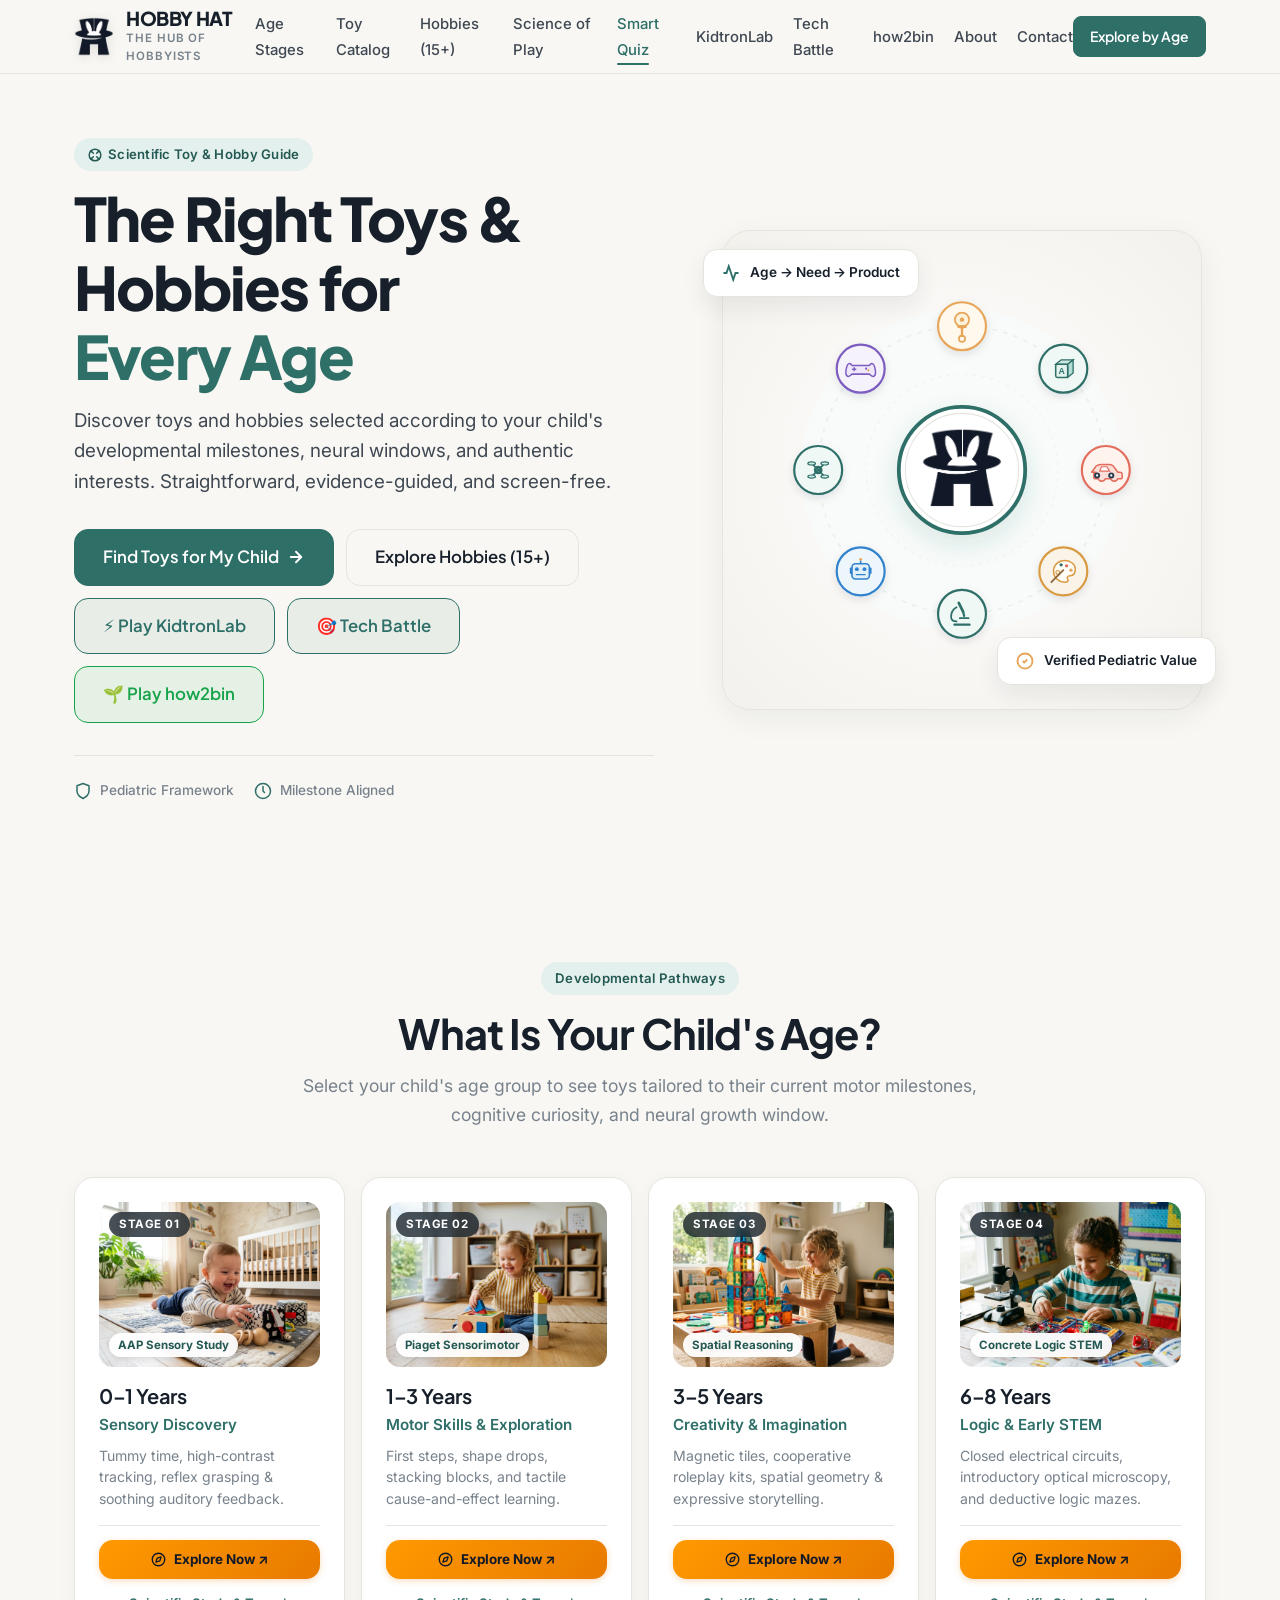
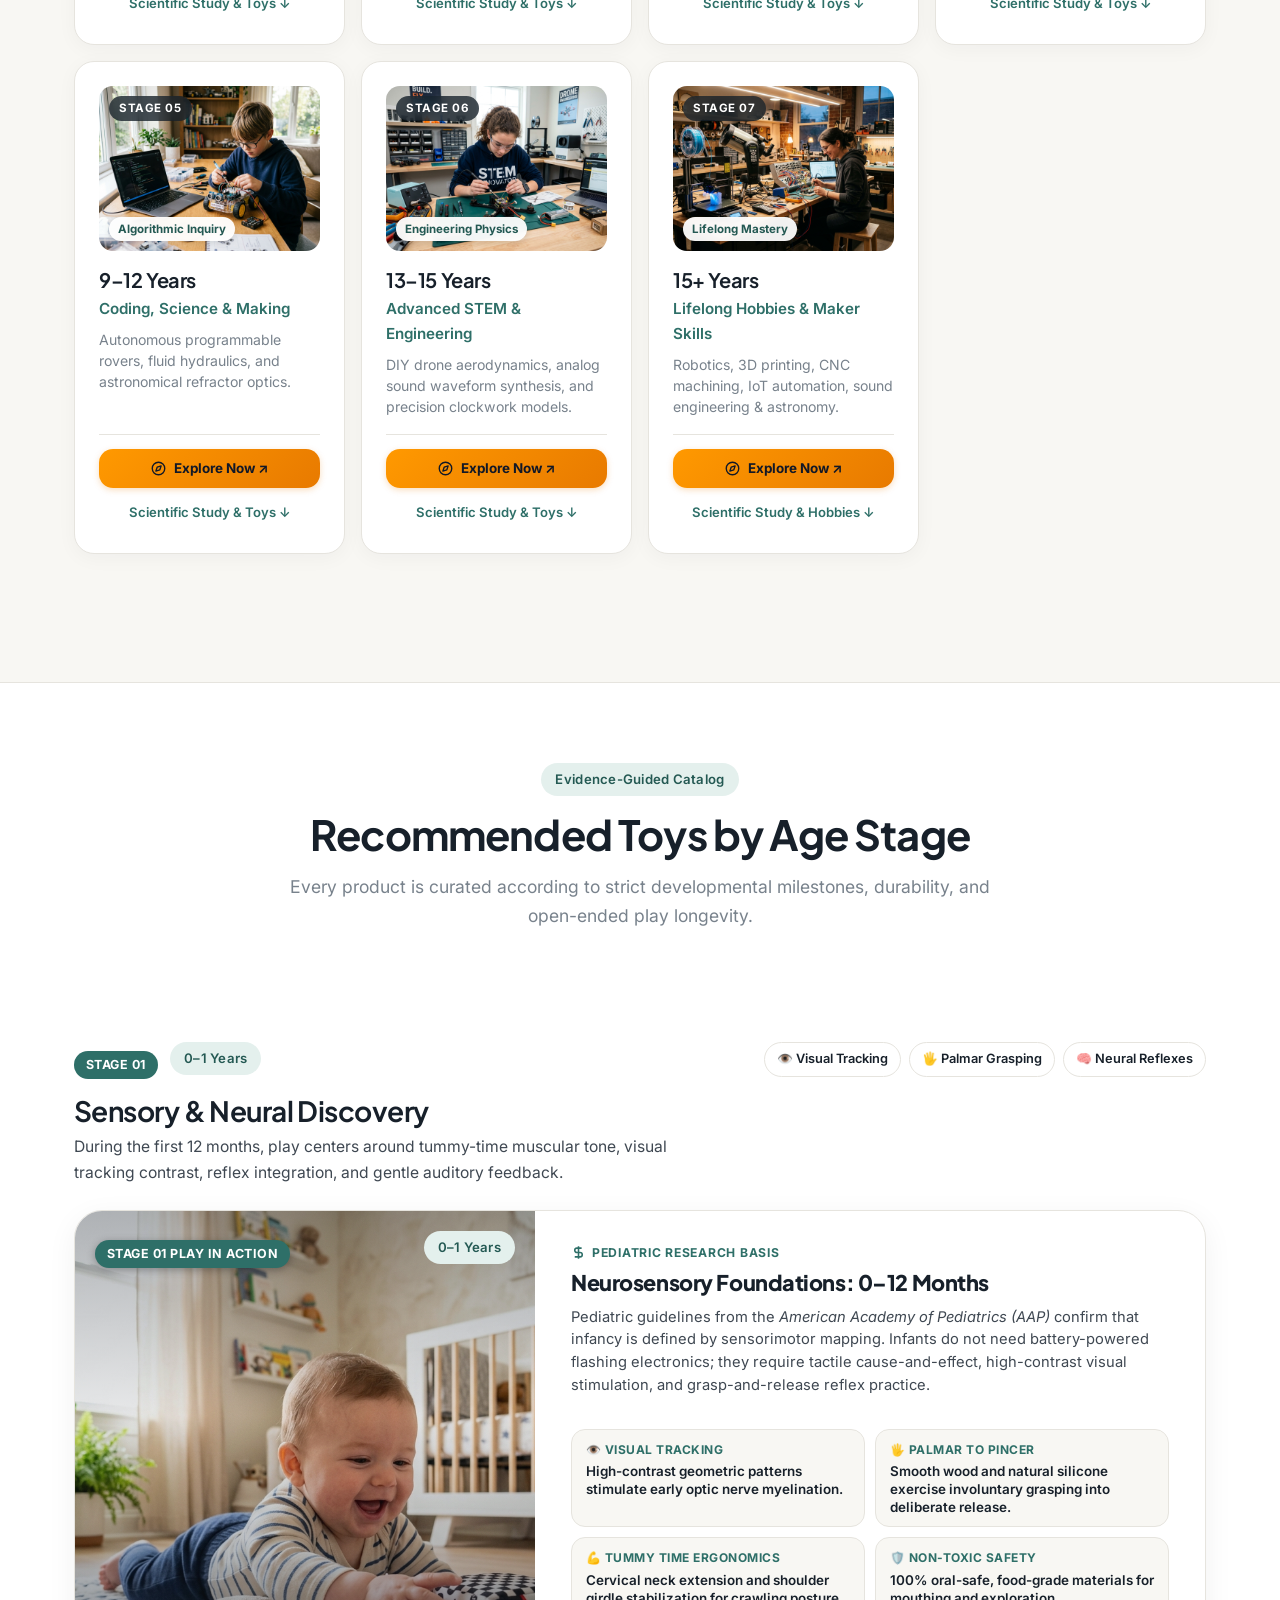
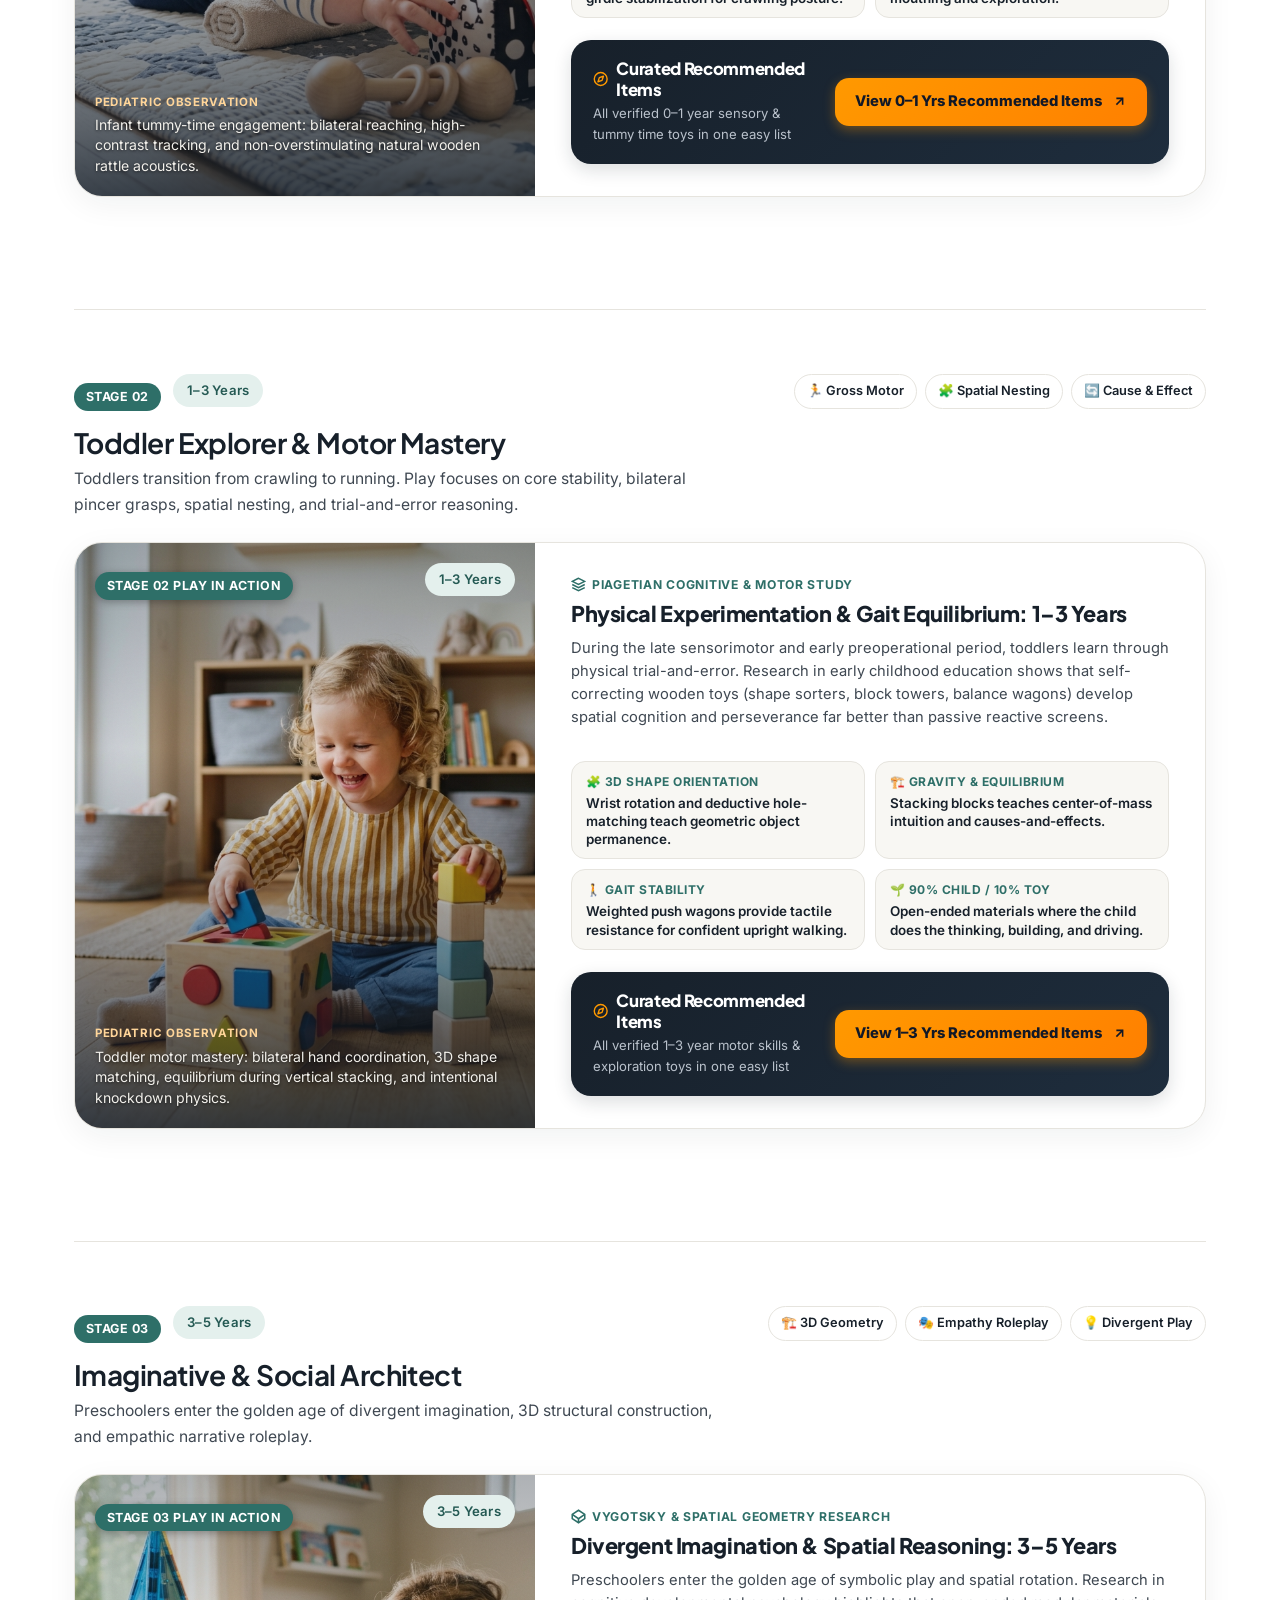
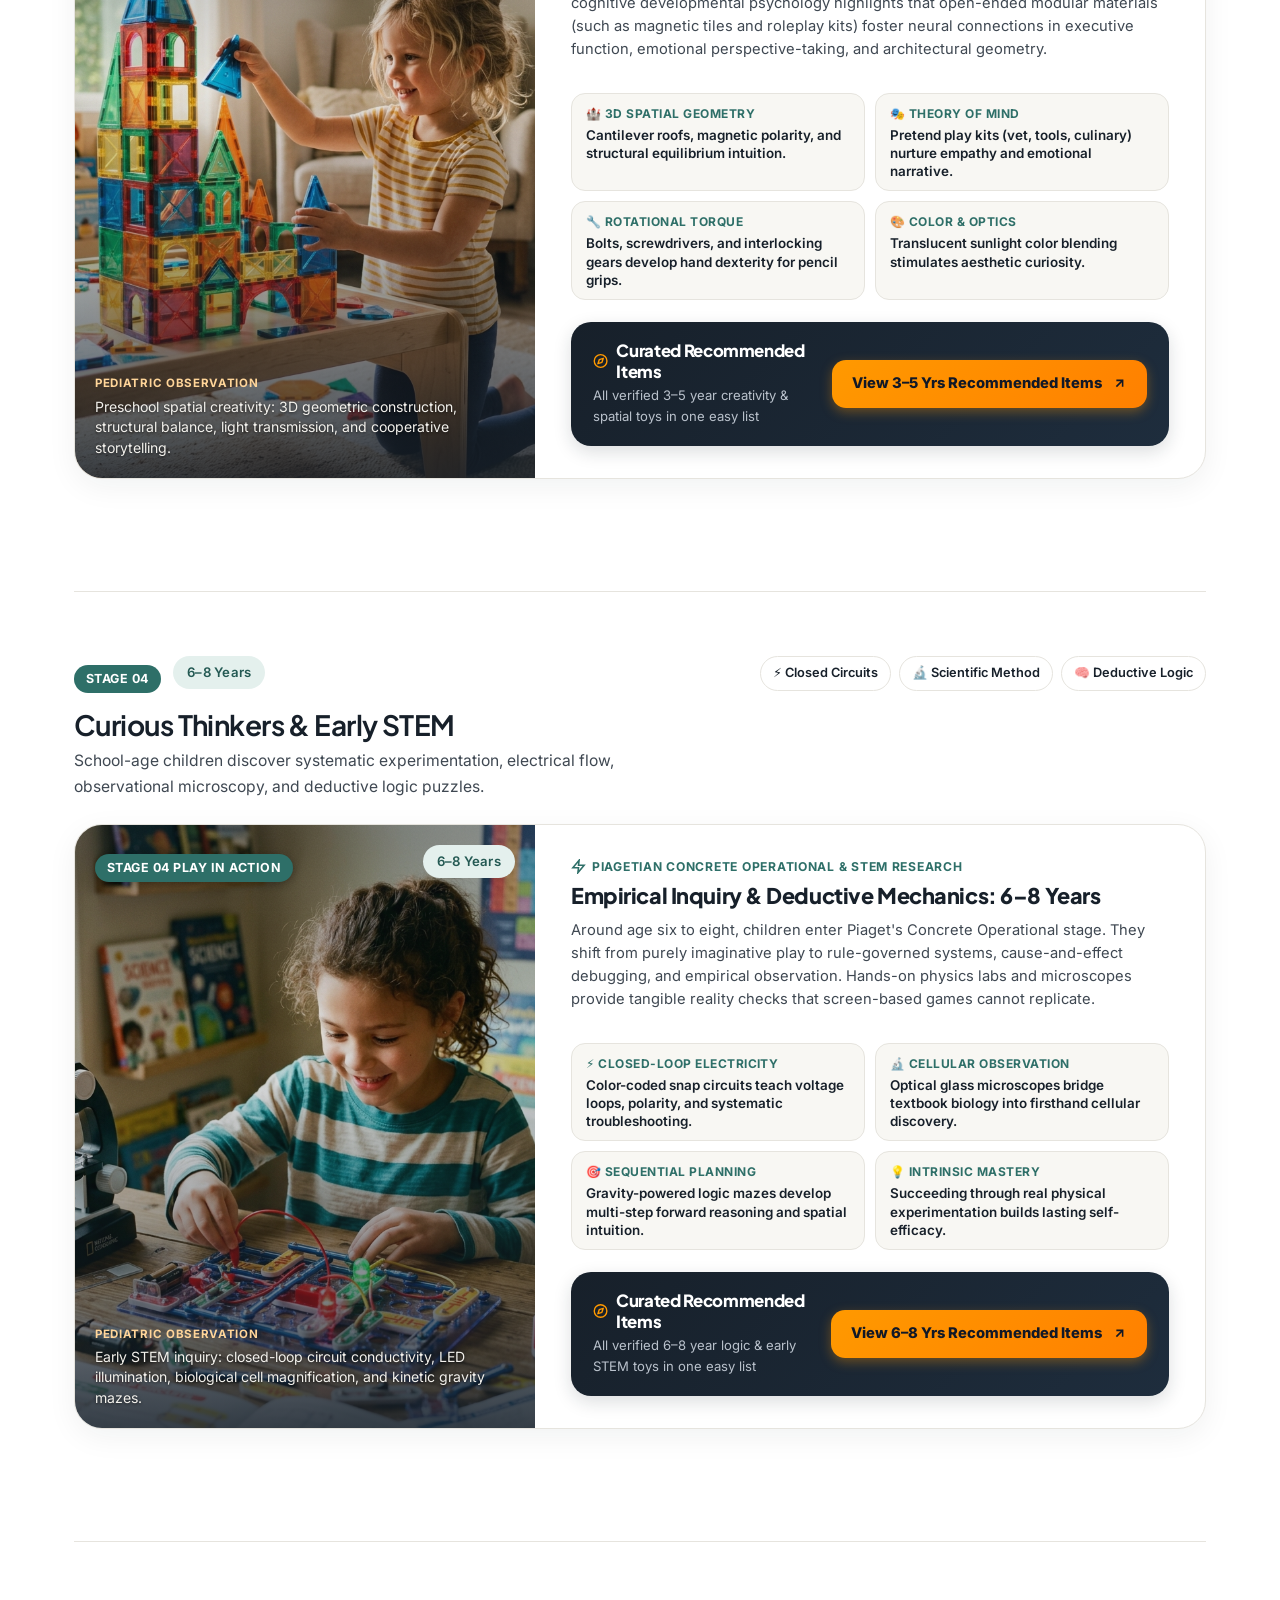
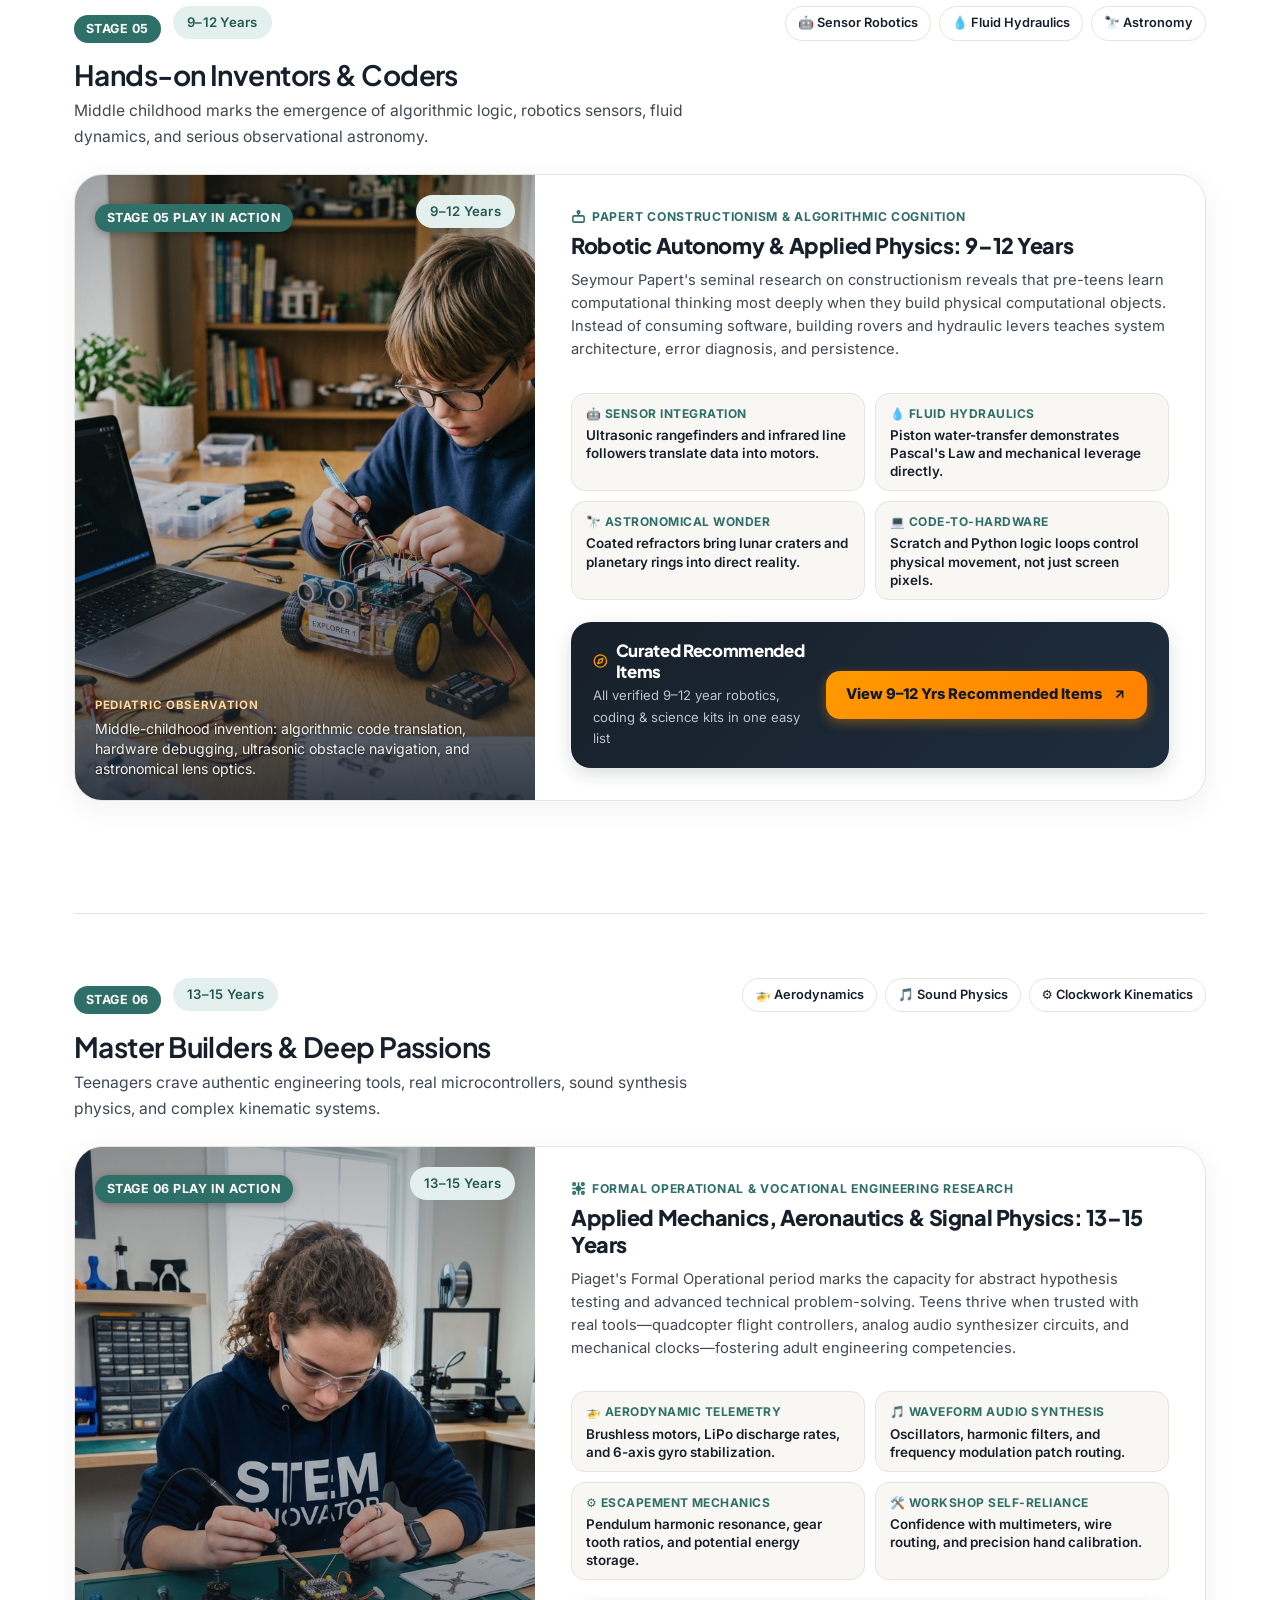
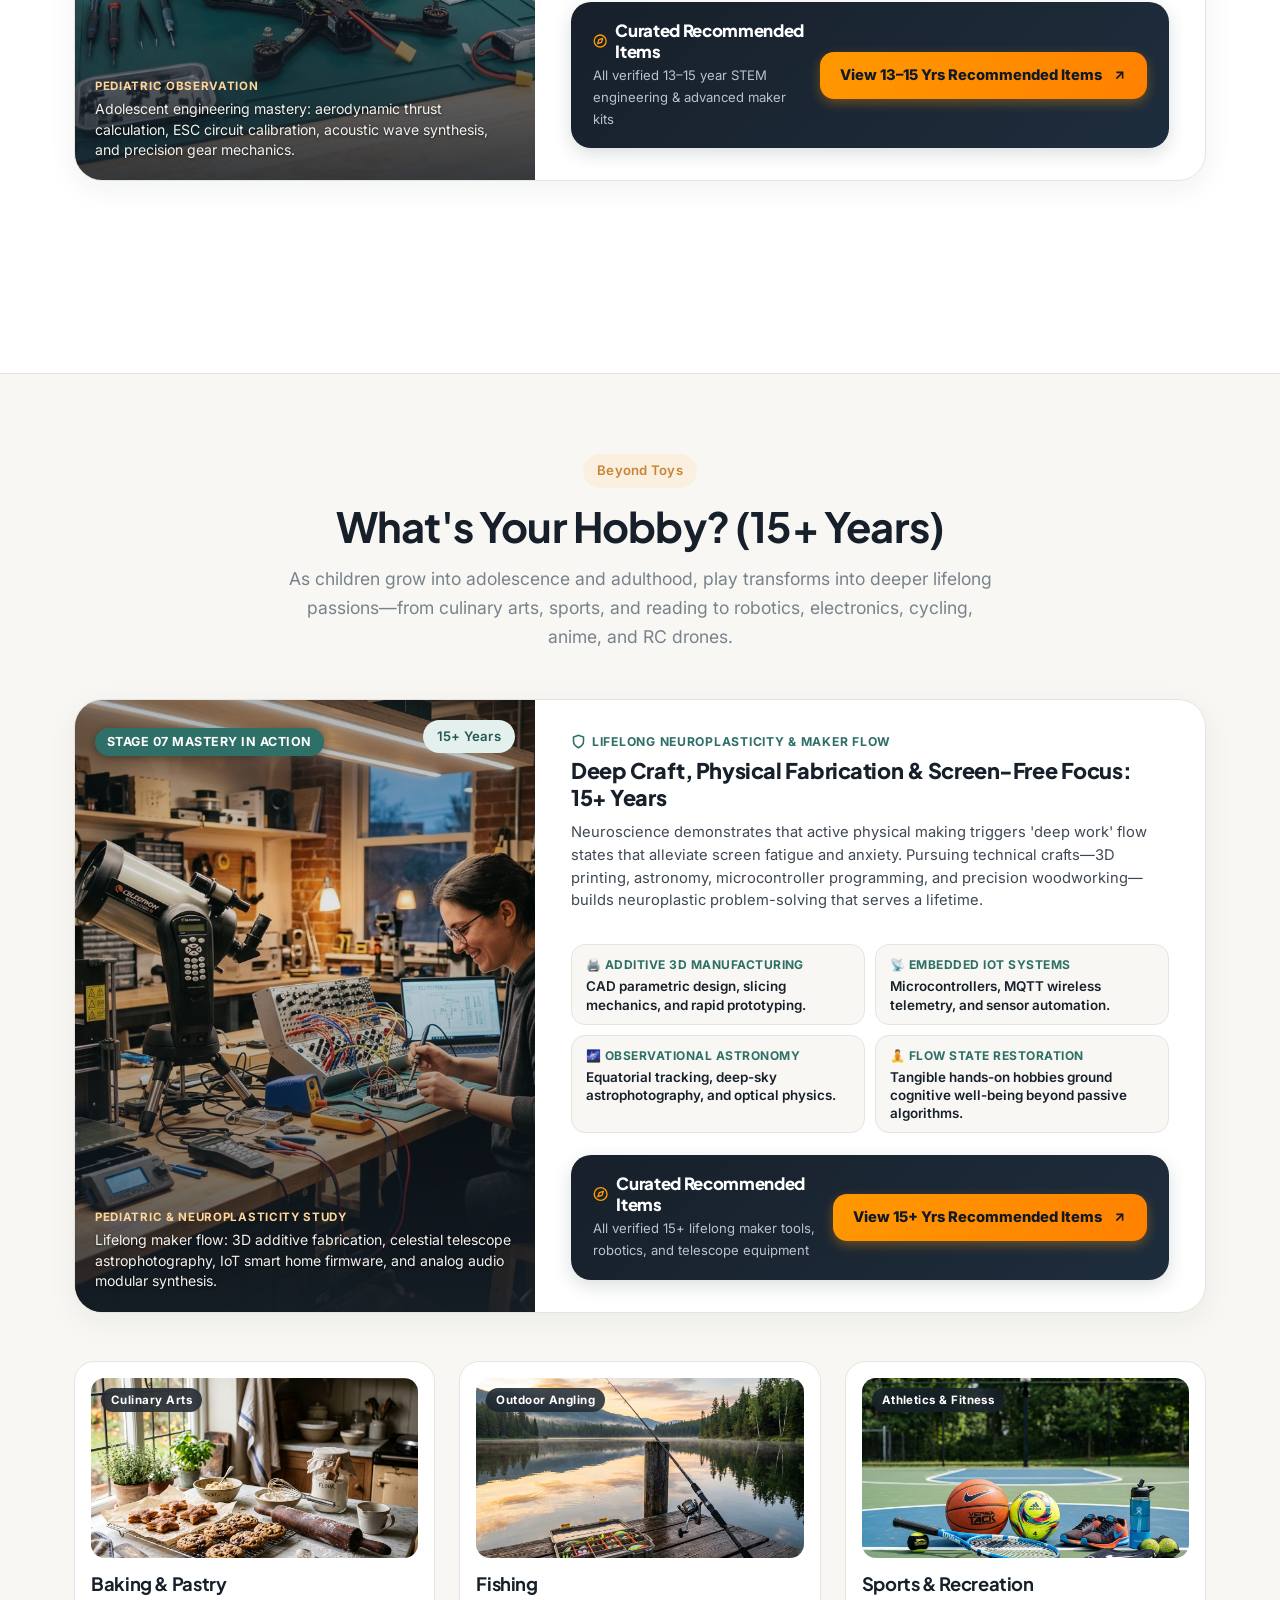
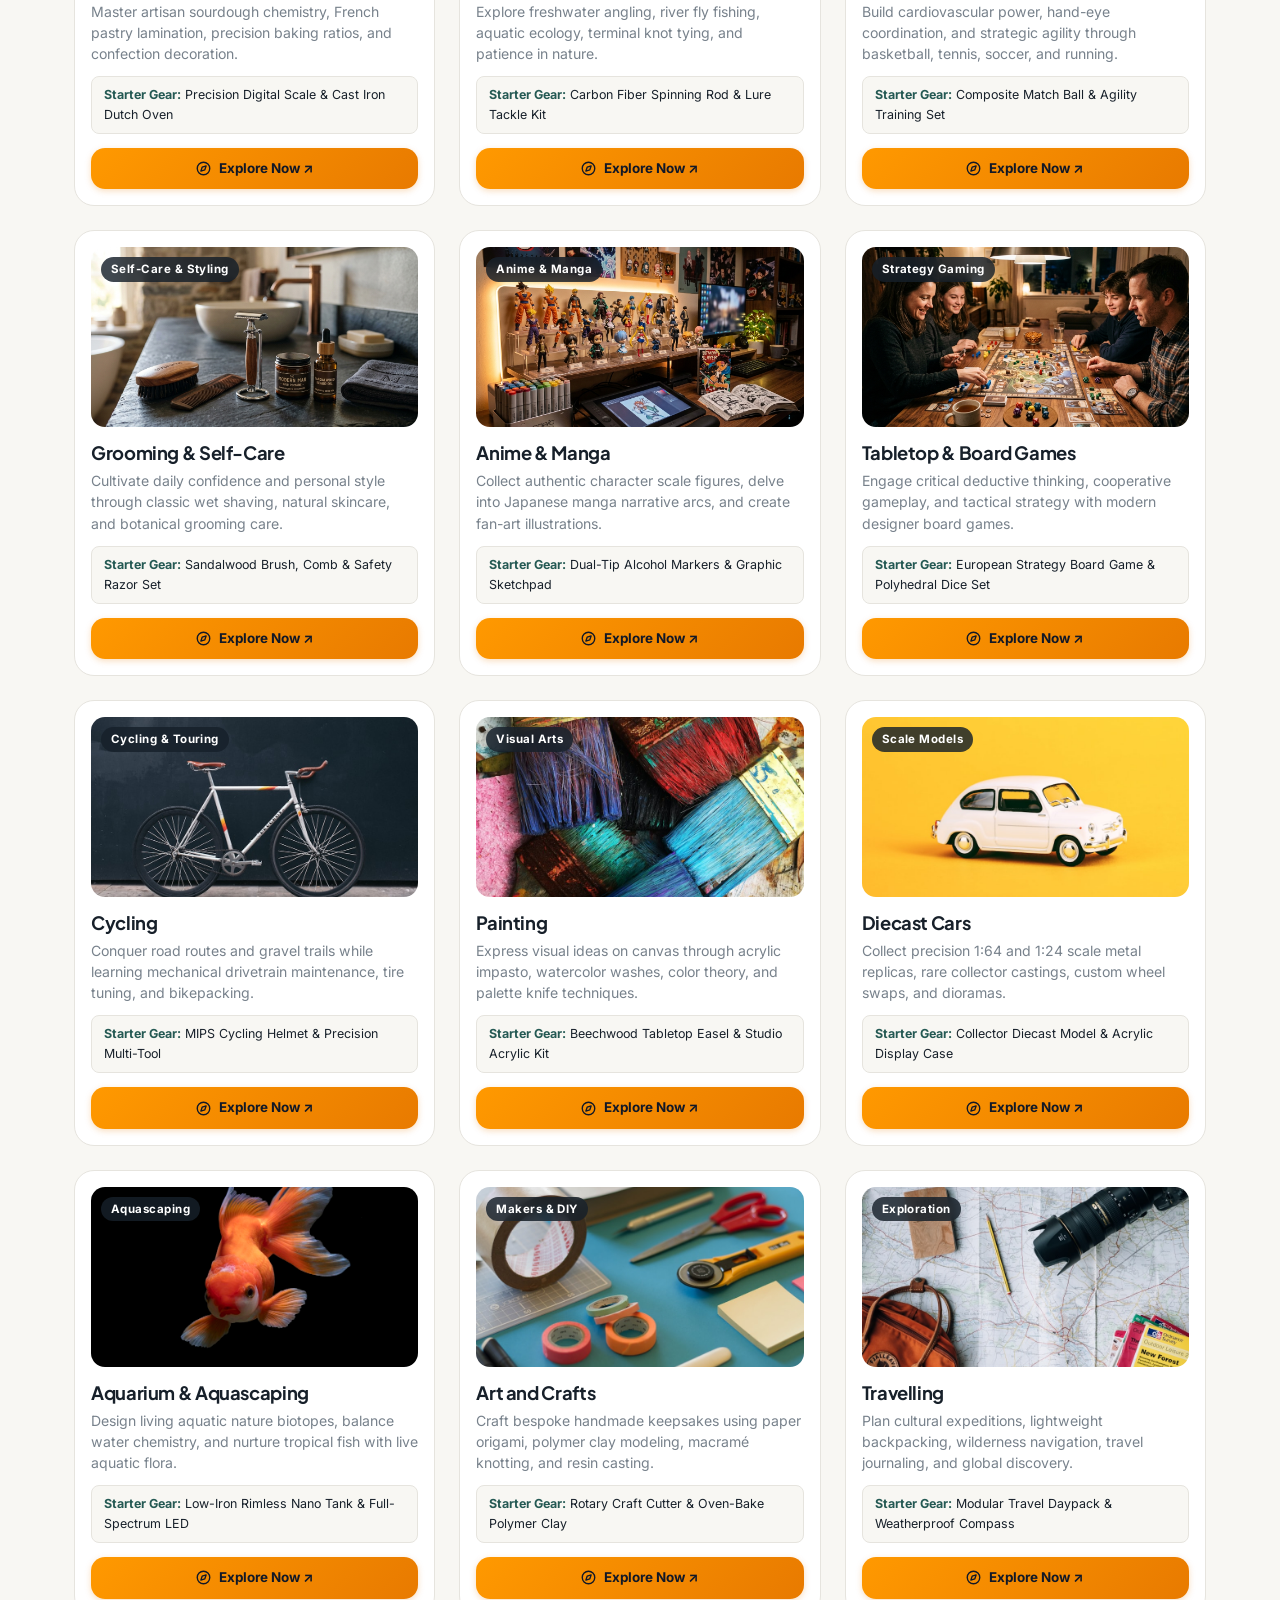
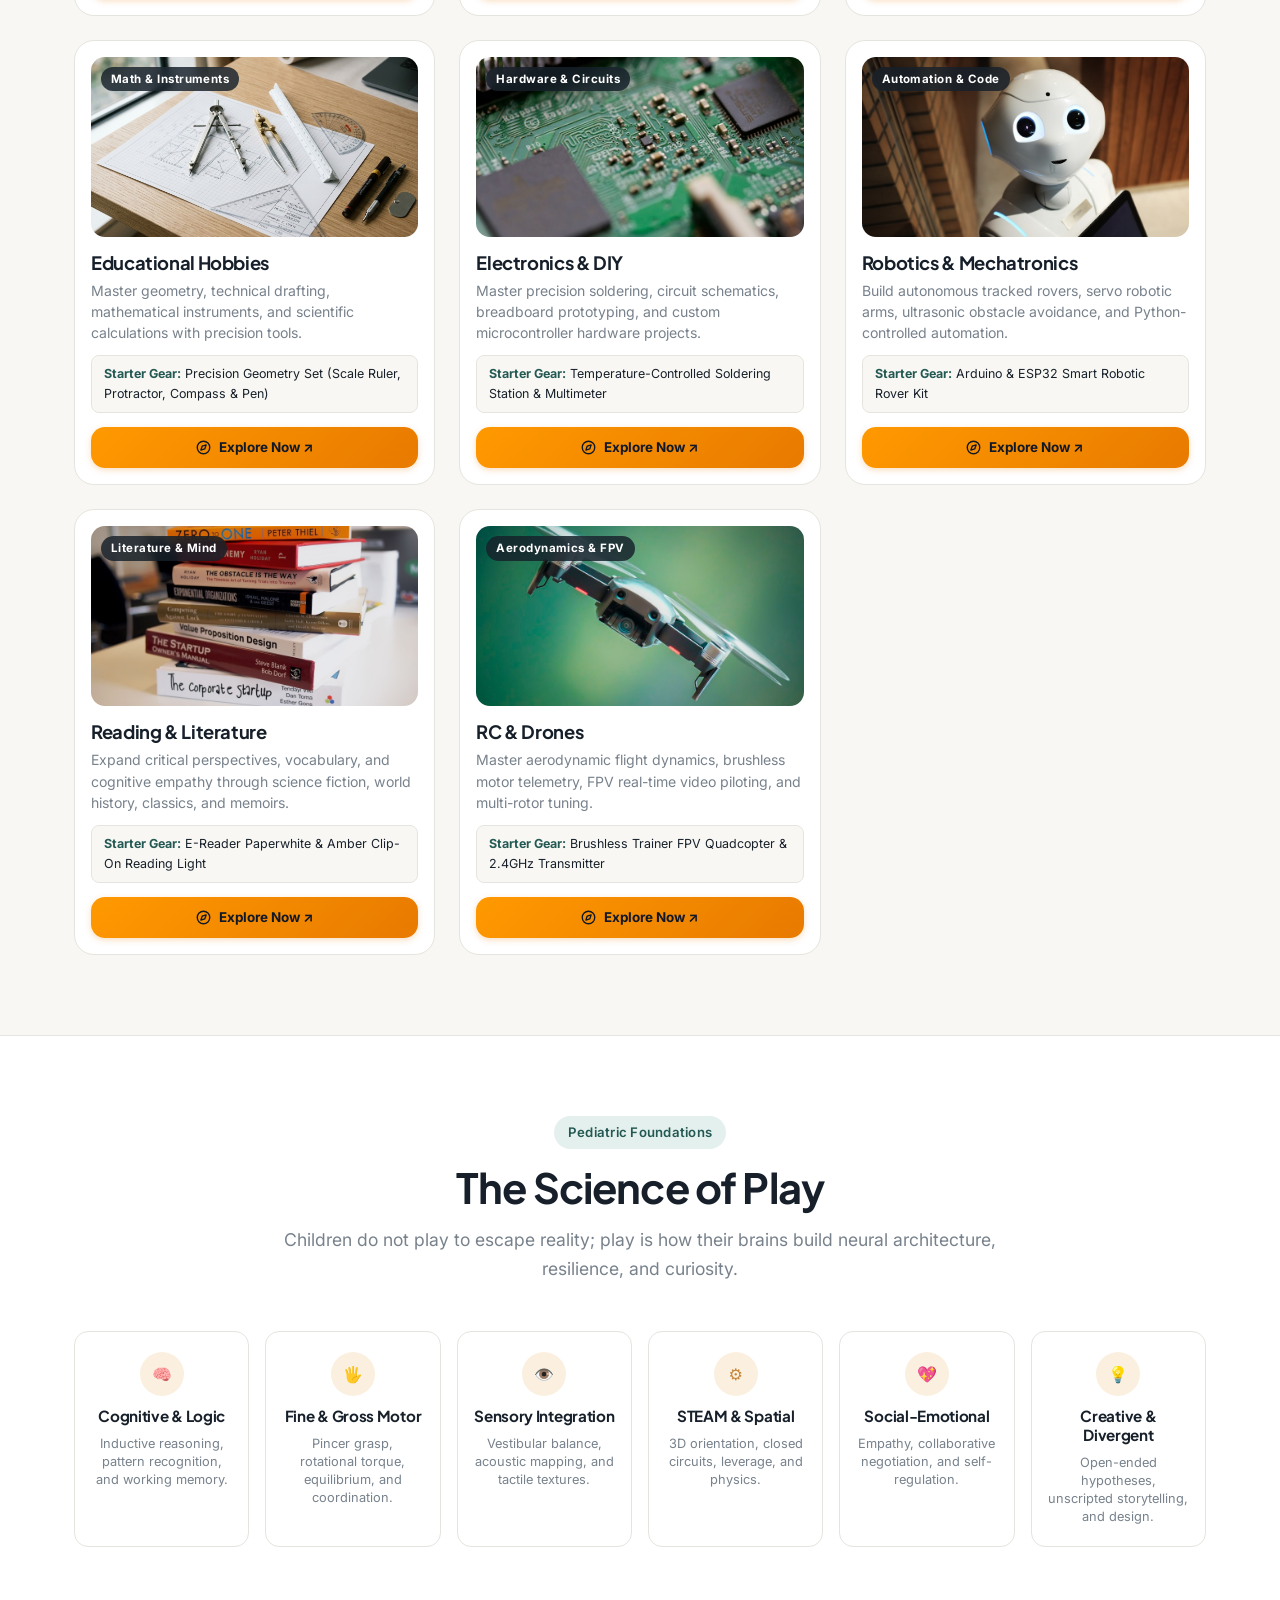
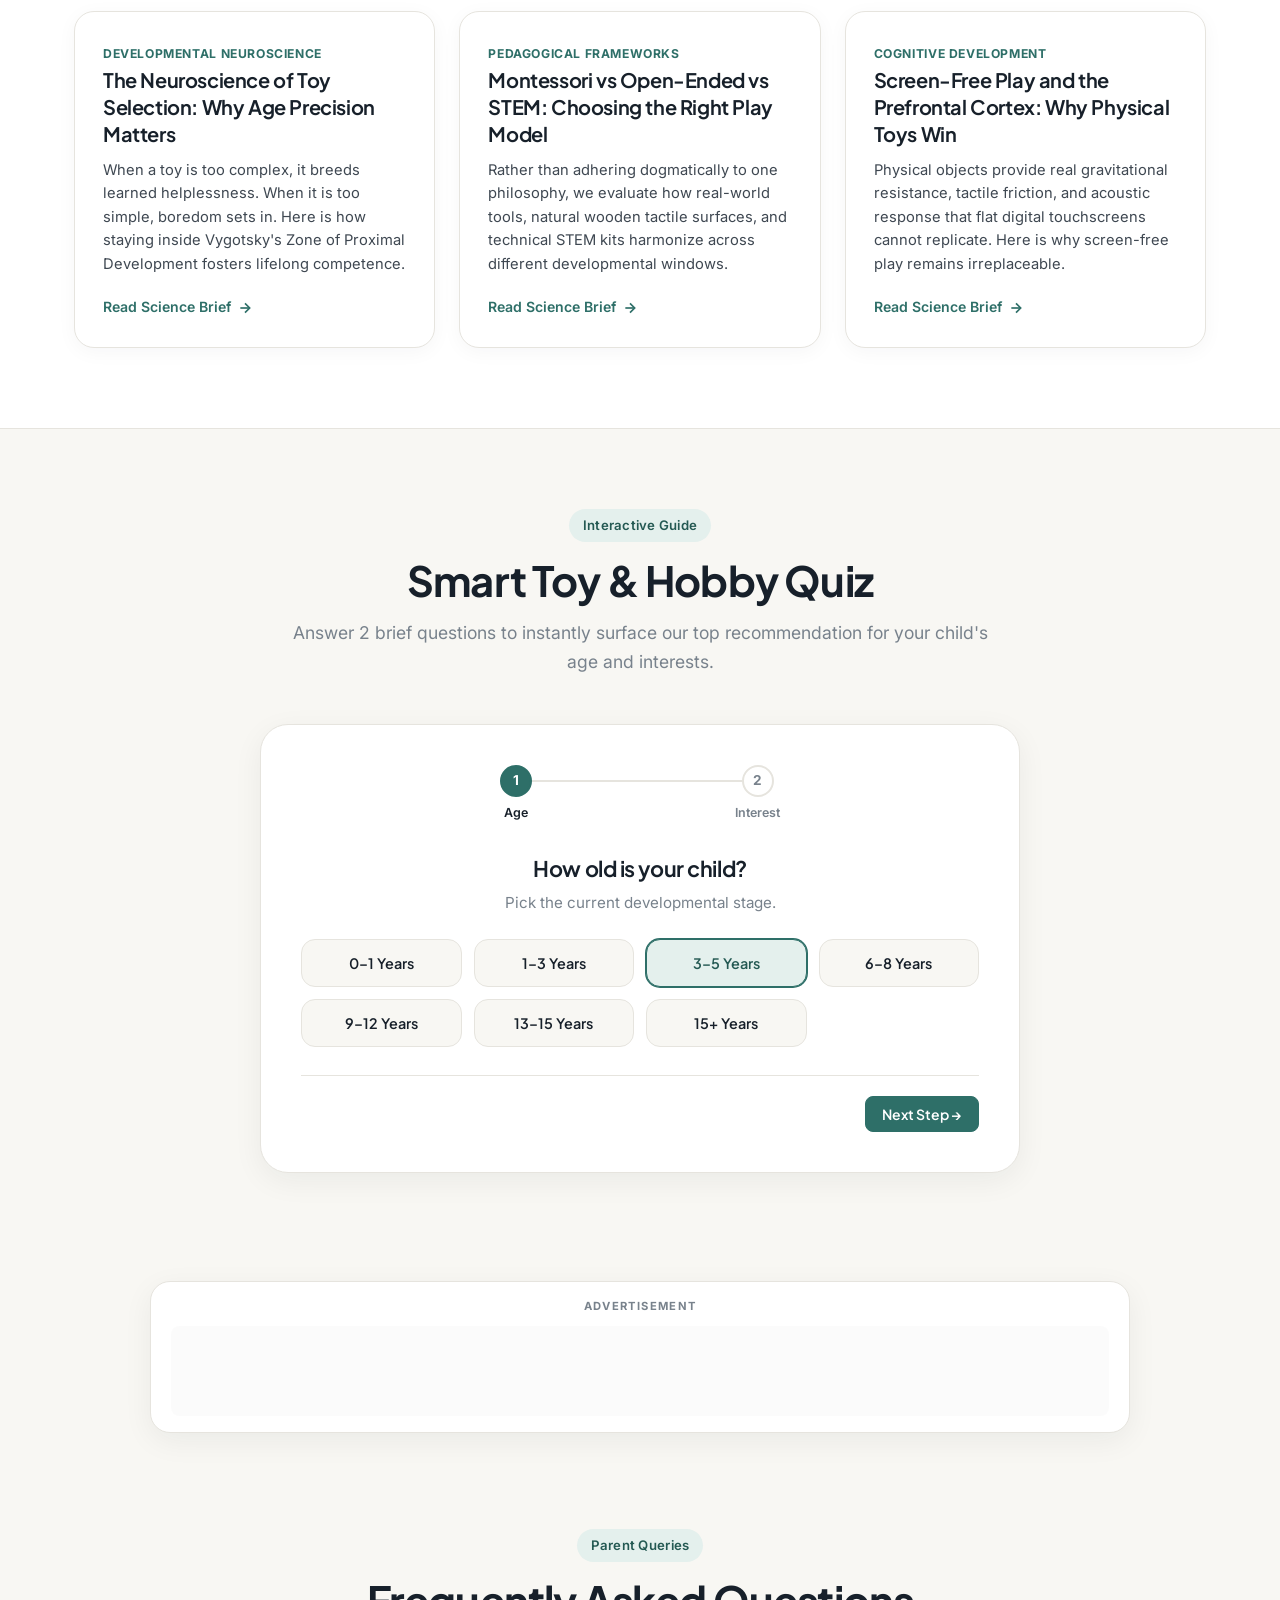
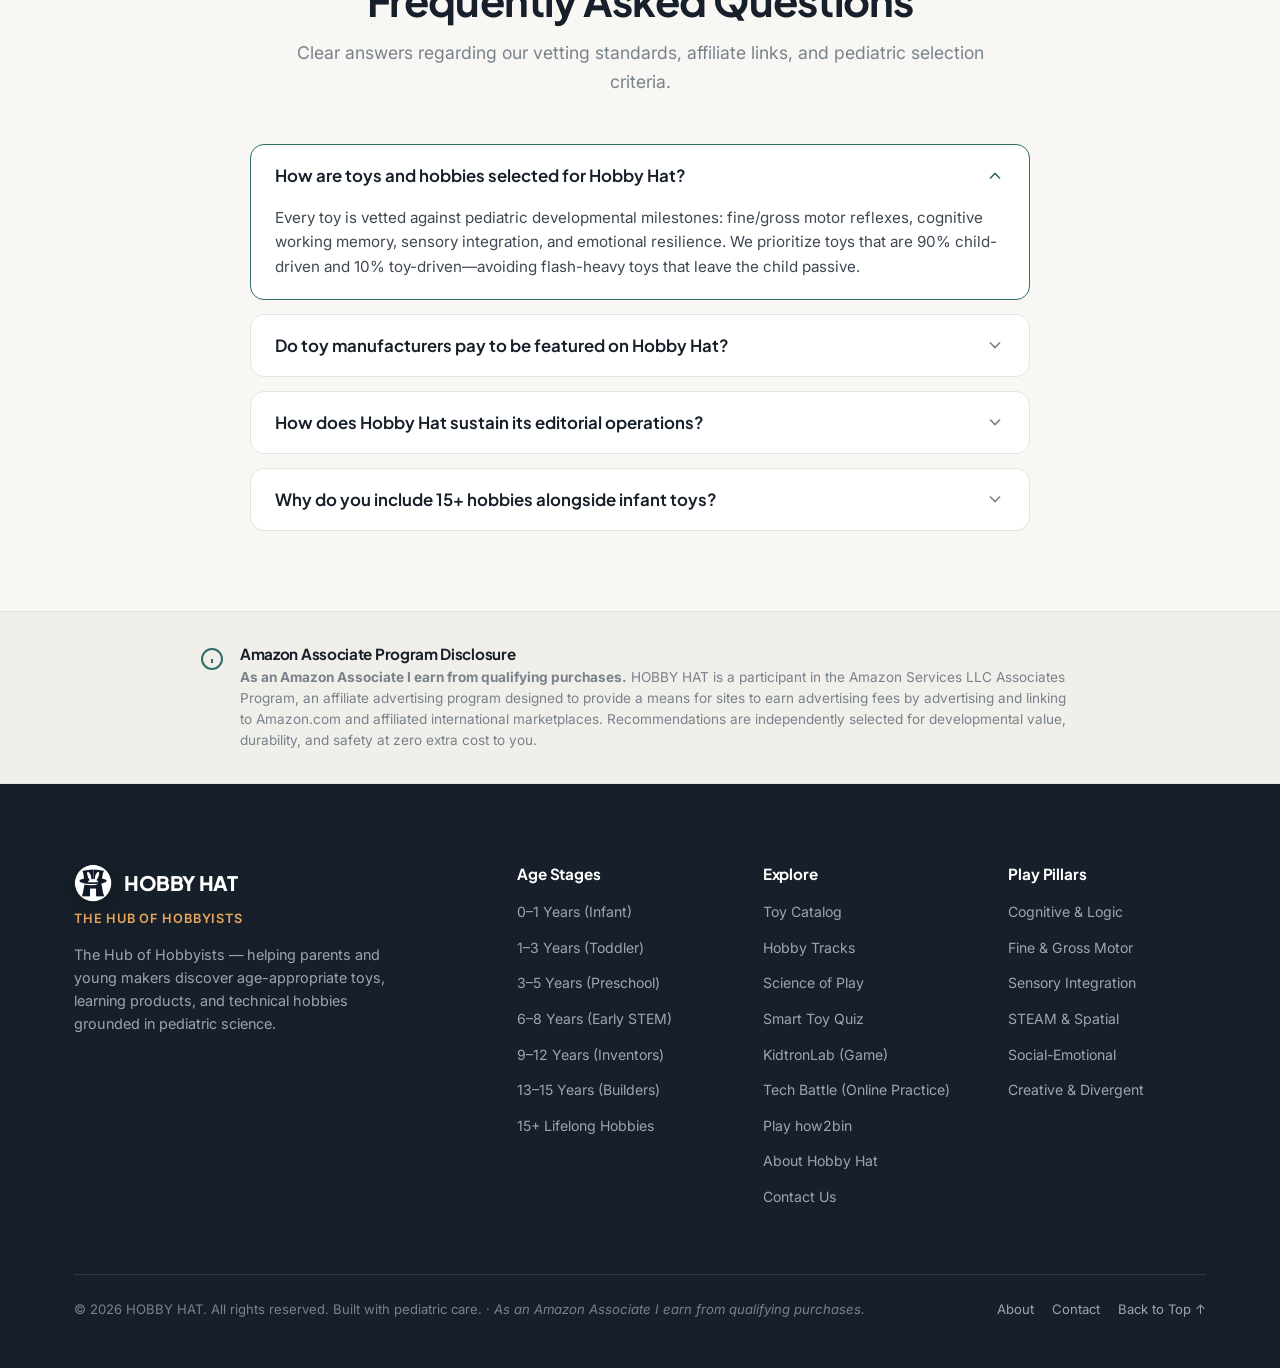
<file: index.html>
<!DOCTYPE html>
<html lang="en">

<head>
  <!-- Google tag (gtm.js) -->
  <script async src="https://www.googletagmanager.com/gtm.js?id=GTM-NL523JTV"></script>
  <script>
    window.dataLayer = window.dataLayer || [];
    function gtag() { dataLayer.push(arguments); }
    gtag('js', new Date());
  </script>
  <meta charset="UTF-8">
  <meta name="viewport" content="width=device-width, initial-scale=1.0">
  <meta http-equiv="X-Content-Type-Options" content="nosniff">
  <meta name="referrer" content="strict-origin-when-cross-origin">
  <title>HOBBY HAT — The Hub of Hobbyists | Evidence-Guided Toys & Kidtron Lab Game</title>
  <meta name="description"
    content="Discover HOBBY HAT: Pediatric-guided developmental toys, 15+ hobbies, and the free Kidtron Lab interactive STEM circuit simulator game for kids and students.">
  <meta name="keywords"
    content="hobbyhat, hobby hat, kidtronlab, kidtron lab, toys by age, pediatric toys, stem electronics game, hobbyists">
  <link rel="canonical" href="https://rithin-hobbyhat.github.io/hobbyhat/">
  <link rel="stylesheet" href="style.css">
  <link rel="icon" type="image/png" href="assets/brand/favicon.png">
  <script type="application/ld+json">
  {
    "@context": "https://schema.org",
    "@type": "WebSite",
    "name": "HOBBY HAT",
    "alternateName": ["Hobby Hat", "Kidtron Lab STEM Hub"],
    "url": "https://rithin-hobbyhat.github.io/hobbyhat/",
    "hasPart": [
      {
        "@type": "WebApplication",
        "name": "Kidtron Lab",
        "alternateName": ["KidtronLab", "Kidtron Lab Circuit Simulator"],
        "url": "https://rithin-hobbyhat.github.io/hobbyhat/kidtronlab.html",
        "description": "Kidtron Lab is the interactive circuit simulator educational STEM game from Hobby Hat, for kids and students."
      },
      {
        "@type": "WebApplication",
        "name": "Tech Battle",
        "alternateName": ["Hobby Hat Tech Battle", "Tech Battle Practice Arena"],
        "url": "https://rithin-hobbyhat.github.io/hobbyhat/tech-battle.html",
        "description": "Tech Battle is the real-time online technical quiz practice arena from Hobby Hat featuring 6,498+ questions across 17 subjects for smartphone and PC."
      },
      {
        "@type": "WebApplication",
        "name": "how2bin",
        "alternateName": ["how2bin Waste Sorting Game", "5S Methodology Educational Game"],
        "url": "https://rithin-hobbyhat.github.io/hobbyhat/how2bin.html",
        "description": "how2bin is the interactive waste sorting and 5S safety educational game from Hobby Hat, teaching the 4 standard bins, sharps safety, and 5S organization for kids."
      }
    ]
  }
  </script>
  <script async src="https://pagead2.googlesyndication.com/pagead/js/adsbygoogle.js?client=ca-pub-2387329460020928"
    crossorigin="anonymous"></script>
</head>

<body>

  <!-- ========================================================================
       HEADER & NAVIGATION
       ======================================================================== -->
  <header class="site-header">
    <div class="container header-container">
      <a href="index.html" class="brand-logo" aria-label="HOBBY HAT Home">
        <img src="assets/brand/logo.png" alt="HOBBY HAT Logo" class="brand-logo-img" width="42" height="42">
        <div class="brand-title-wrap">
          <span class="brand-name">HOBBY HAT</span>
          <span class="brand-tagline">The Hub of Hobbyists</span>
        </div>
      </a>

      <nav aria-label="Main Navigation">
        <ul class="nav-links">
          <li><a href="#ages" class="nav-link">Age Stages</a></li>
          <li><a href="#catalog" class="nav-link">Toy Catalog</a></li>
          <li><a href="#hobbies" class="nav-link">Hobbies (15+)</a></li>
          <li><a href="#science" class="nav-link">Science of Play</a></li>
          <li><a href="#quiz" class="nav-link">Smart Quiz</a></li>
          <li><a href="kidtronlab.html" class="nav-link">KidtronLab</a></li>
          <li><a href="tech-battle.html" class="nav-link">Tech Battle</a></li>
          <li><a href="how2bin.html" class="nav-link">how2bin</a></li>
          <li><a href="about.html" class="nav-link">About</a></li>
          <li><a href="contact.html" class="nav-link">Contact</a></li>
        </ul>
      </nav>

      <div class="header-actions">
        <a href="#ages" class="btn btn-primary btn-sm">Explore by Age</a>
        <button class="mobile-menu-btn" aria-label="Toggle navigation menu" aria-expanded="false">
          <svg width="24" height="24" viewBox="0 0 24 24" fill="none" stroke="currentColor" stroke-width="2"
            stroke-linecap="round" stroke-linejoin="round">
            <line x1="3" y1="12" x2="21" y2="12" />
            <line x1="3" y1="6" x2="21" y2="6" />
            <line x1="3" y1="18" x2="21" y2="18" />
          </svg>
        </button>
      </div>
    </div>
  </header>

  <!-- Mobile Drawer Menu -->
  <div class="mobile-nav-drawer" id="mobile-drawer" role="dialog" aria-modal="true" aria-label="Mobile Navigation">
    <div class="mobile-nav-panel">
      <ul class="mobile-nav-links">
        <li><a href="#ages">Age Stages</a></li>
        <li><a href="#catalog">Toy Catalog</a></li>
        <li><a href="#hobbies">Hobbies (15+)</a></li>
        <li><a href="#science">Science of Play</a></li>
        <li><a href="#quiz">Smart Toy Quiz</a></li>
        <li><a href="kidtronlab.html">KidtronLab (Play Game)</a></li>
        <li><a href="tech-battle.html">Tech Battle (Play Online)</a></li>
        <li><a href="how2bin.html">Play how2bin</a></li>
        <li><a href="about.html">About Our Mission</a></li>
        <li><a href="contact.html">Contact Us</a></li>
      </ul>
      <a href="#ages" class="btn btn-primary" style="width: 100%;">Find Toys for My Child</a>
    </div>
  </div>

  <main>
    <!-- ======================================================================
         HERO SECTION
         ====================================================================== -->
    <section class="hero-section">
      <div class="container hero-grid">
        <div class="hero-content">
          <span class="badge">
            <svg width="14" height="14" viewBox="0 0 24 24" fill="none" stroke="currentColor" stroke-width="2.5"
              stroke-linecap="round" stroke-linejoin="round">
              <circle cx="12" cy="12" r="10" />
              <path d="m4.93 4.93 4.24 4.24" />
              <path d="m14.83 9.17 4.24-4.24" />
              <path d="m14.83 14.83 4.24 4.24" />
              <path d="m9.17 14.83-4.24 4.24" />
            </svg>
            Scientific Toy & Hobby Guide
          </span>
          <h1 class="hero-title">The Right Toys & Hobbies for <span class="highlight">Every Age</span></h1>
          <p class="hero-desc">Discover toys and hobbies selected according to your child's developmental milestones,
            neural windows, and authentic interests. Straightforward, evidence-guided, and screen-free.</p>

          <div class="hero-cta-group">
            <a href="#ages" class="btn btn-primary btn-lg">
              Find Toys for My Child
              <svg width="18" height="18" viewBox="0 0 24 24" fill="none" stroke="currentColor" stroke-width="2.5"
                stroke-linecap="round" stroke-linejoin="round">
                <line x1="5" y1="12" x2="19" y2="12" />
                <polyline points="12 5 19 12 12 19" />
              </svg>
            </a>
            <a href="#hobbies" class="btn btn-secondary btn-lg">Explore Hobbies (15+)</a>
            <a href="kidtronlab.html" class="btn btn-secondary btn-lg"
              style="background: rgba(46,111,104,0.08); border-color: #2E6F68; color: #2E6F68; font-weight: 600;">⚡ Play KidtronLab</a>
            <a href="tech-battle.html" class="btn btn-secondary btn-lg"
              style="background: rgba(46,111,104,0.08); border-color: #2E6F68; color: #2E6F68; font-weight: 600;">🎯 Tech Battle</a>
            <a href="how2bin.html" class="btn btn-secondary btn-lg"
              style="background: rgba(22,163,74,0.08); border-color: #16a34a; color: #16a34a; font-weight: 600;">🌱 Play how2bin</a>
          </div>

          <div class="hero-trust-bar">
            <div class="trust-item">
              <svg width="18" height="18" viewBox="0 0 24 24" fill="none" stroke="currentColor" stroke-width="2"
                stroke-linecap="round" stroke-linejoin="round">
                <path d="M12 22s8-4 8-10V5l-8-3-8 3v7c0 6 8 10 8 10z" />
              </svg>
              <span>Pediatric Framework</span>
            </div>
            <div class="trust-item">
              <svg width="18" height="18" viewBox="0 0 24 24" fill="none" stroke="currentColor" stroke-width="2"
                stroke-linecap="round" stroke-linejoin="round">
                <circle cx="12" cy="12" r="10" />
                <polyline points="12 6 12 12 14 14" />
              </svg>
              <span>Milestone Aligned</span>
            </div>
          </div>
        </div>

        <!-- Hero Visual Illustration -->
        <div class="hero-visual">
          <div class="hero-art-frame">
            <svg viewBox="0 0 380 380" fill="none" xmlns="http://www.w3.org/2000/svg" style="width: 100%; height: auto;"
              role="img" aria-label="Hobby Hat Toys and Hobbies Journey from 1 Year to Adult">
              <defs>
                <filter id="icon-shadow" x="-30%" y="-30%" width="160%" height="160%">
                  <feDropShadow dx="0" dy="3" stdDeviation="4" flood-color="#17202A" flood-opacity="0.10" />
                </filter>
                <filter id="logo-elevation" x="-30%" y="-30%" width="160%" height="160%">
                  <feDropShadow dx="0" dy="8" stdDeviation="12" flood-color="#2E6F68" flood-opacity="0.16" />
                </filter>
              </defs>

              <!-- Concentric subtle orbit rings -->
              <circle cx="190" cy="190" r="132" stroke="#CBDDD8" stroke-width="1.6" stroke-dasharray="4 6" />
              <circle cx="190" cy="190" r="88" stroke="#E6E4DE" stroke-width="1.2" stroke-dasharray="3 5" />

              <!-- Soft ambient backdrop aura -->
              <circle cx="190" cy="190" r="148" fill="#F8FCFA" opacity="0.65" />

              <!-- ==========================================================
                   8 TOYS & HOBBIES EMBLEMS (From Baby/1yr to Adult Hobbies)
                   ========================================================== -->

              <!-- 1. Baby Rattle Toy (Top: 0-1y Infant Play) -->
              <g class="hero-hobby-icon" transform="translate(190, 58)">
                <title>Baby Rattle (0-1y Toys)</title>
                <circle cx="0" cy="0" r="22" fill="#FFF9ED" stroke="#E7A65A" stroke-width="2"
                  filter="url(#icon-shadow)" />
                <!-- Rattle Bell & Handle -->
                <circle cx="0" cy="-6" r="6.5" fill="#FDF1DB" stroke="#E7A65A" stroke-width="1.6" />
                <circle cx="0" cy="-6" r="2" fill="#E7A65A" />
                <ellipse cx="0" cy="0.5" rx="4.5" ry="1.5" fill="#E7A65A" />
                <line x1="0" y1="2" x2="0" y2="9" stroke="#E7A65A" stroke-width="2.2" stroke-linecap="round" />
                <circle cx="0" cy="11.5" r="2.8" fill="none" stroke="#E7A65A" stroke-width="1.6" />
              </g>

              <!-- 2. ABC Building Block (Top-Right: 1-3y Toddler Play) -->
              <g class="hero-hobby-icon" transform="translate(283, 97)">
                <title>Building Blocks (1-3y Toddler Play)</title>
                <circle cx="0" cy="0" r="22" fill="#F0F8F5" stroke="#2E6F68" stroke-width="2"
                  filter="url(#icon-shadow)" />
                <!-- 3D Toy Cube -->
                <polygon points="-7,-4 -2,-8 9,-8 4,-4" fill="#CCE8E1" stroke="#2E6F68" stroke-width="1.2" />
                <polygon points="4,-4 9,-8 9,4 4,8" fill="#B2DDD2" stroke="#2E6F68" stroke-width="1.2" />
                <rect x="-7" y="-4" width="11" height="12" rx="1.5" fill="#E2F2ED" stroke="#2E6F68"
                  stroke-width="1.4" />
                <text x="-1.5" y="5" font-size="8" font-weight="800" fill="#2E6F68" text-anchor="middle"
                  font-family="'Outfit', sans-serif">A</text>
              </g>

              <!-- 3. Diecast Sports Car (Right: Scale Models & Vehicles) -->
              <g class="hero-hobby-icon" transform="translate(322, 190)">
                <title>Diecast Car (Scale Models & Vehicles)</title>
                <circle cx="0" cy="0" r="22" fill="#FFF3EE" stroke="#E26D5C" stroke-width="2"
                  filter="url(#icon-shadow)" />
                <!-- Car Body -->
                <path
                  d="M-13 2 l3 -4 c1 -2 3 -3 6 -3 h7 c3 0 4 1 5 3 l3 4 h2 c1 0 2 1 2 2 v3 c0 1 -1 1 -2 1 h-2 a3.5 3.5 0 0 1 -6.5 0 h-5 a3.5 3.5 0 0 1 -6.5 0 h-2 c-1 0 -2 0 -2 -1 v-3 c0 -1 1 -2 2 -2 z"
                  fill="#FCDFD9" stroke="#E26D5C" stroke-width="1.4" stroke-linejoin="round" />
                <!-- Windows -->
                <path d="M-4 -3 h5 l2.5 4 h-9 z" fill="#FFFFFF" stroke="#E26D5C" stroke-width="1.1" />
                <!-- Wheels -->
                <circle cx="-8" cy="5" r="2.8" fill="#2C3E50" />
                <circle cx="-8" cy="5" r="1" fill="#FFFFFF" />
                <circle cx="5" cy="5" r="2.8" fill="#2C3E50" />
                <circle cx="5" cy="5" r="1" fill="#FFFFFF" />
              </g>

              <!-- 4. Paint Palette & Brush (Bottom-Right: Art & Crafts) -->
              <g class="hero-hobby-icon" transform="translate(283, 283)">
                <title>Paint Palette & Brush (Art & Crafts)</title>
                <circle cx="0" cy="0" r="22" fill="#FAF4E8" stroke="#D99B43" stroke-width="2"
                  filter="url(#icon-shadow)" />
                <!-- Palette -->
                <path
                  d="M-9 0 c0 -6 5 -10 10 -10 c5 0 10 3 10 8 c0 4 -2 6 -5 6 c-2 0 -3 2 -2 3 c1 1 0 3 -2 3 c-6 0 -11 -4 -11 -10 z"
                  fill="#FFFDF8" stroke="#D99B43" stroke-width="1.4" />
                <circle cx="-5" cy="1" r="1.8" fill="#FAF4E8" stroke="#D99B43" stroke-width="1" />
                <circle cx="-2" cy="-6" r="1.5" fill="#2E6F68" />
                <circle cx="3" cy="-5" r="1.5" fill="#E26D5C" />
                <circle cx="7" cy="-1" r="1.5" fill="#E7A65A" />
                <!-- Paintbrush -->
                <line x1="-11" y1="10" x2="0" y2="-1" stroke="#8C6239" stroke-width="1.6" stroke-linecap="round" />
                <path d="-1 0 l2 -2 c0.8 -0.8 1.6 0 0.8 0.8 z" fill="#2E6F68" />
              </g>

              <!-- 5. Science Microscope (Bottom: Science & Educational) -->
              <g class="hero-hobby-icon" transform="translate(190, 322)">
                <title>Science Microscope (Educational & Science)</title>
                <circle cx="0" cy="0" r="22" fill="#F0F8F5" stroke="#2E6F68" stroke-width="2"
                  filter="url(#icon-shadow)" />
                <!-- Microscope Tube & Base -->
                <line x1="-3" y1="-10" x2="1" y2="-2" stroke="#2E6F68" stroke-width="2.5" stroke-linecap="round" />
                <line x1="1" y1="-2" x2="2" y2="2" stroke="#2E6F68" stroke-width="2" stroke-linecap="round" />
                <path d="M-5 -6 c-4 2 -5 5 -5 9 c0 3 2 4 5 4" fill="none" stroke="#2E6F68" stroke-width="1.6"
                  stroke-linecap="round" />
                <line x1="-2" y1="4" x2="6" y2="4" stroke="#2E6F68" stroke-width="1.6" stroke-linecap="round" />
                <path d="M-7 10 h14" stroke="#2E6F68" stroke-width="2" stroke-linecap="round" />
              </g>

              <!-- 6. Smart Robot (Bottom-Left: Robotics & Electronics) -->
              <g class="hero-hobby-icon" transform="translate(97, 283)">
                <title>Robotics (Robotics & Mechatronics)</title>
                <circle cx="0" cy="0" r="22" fill="#EDF6FB" stroke="#3182CE" stroke-width="2"
                  filter="url(#icon-shadow)" />
                <!-- Robot Antenna & Head -->
                <line x1="0" y1="-10" x2="0" y2="-7" stroke="#3182CE" stroke-width="1.5" />
                <circle cx="0" cy="-11" r="1.3" fill="#E7A65A" />
                <rect x="-8" y="-7" width="16" height="14" rx="3.2" fill="#E2F0F9" stroke="#3182CE"
                  stroke-width="1.5" />
                <!-- Ears -->
                <rect x="-10" y="-3.5" width="2" height="6" rx="1" fill="#3182CE" />
                <rect x="8" y="-3.5" width="2" height="6" rx="1" fill="#3182CE" />
                <!-- Eyes -->
                <circle cx="-3.5" cy="-2" r="1.8" fill="#3182CE" />
                <circle cx="3.5" cy="-2" r="1.8" fill="#3182CE" />
                <!-- Smile Grille -->
                <line x1="-4" y1="3" x2="4" y2="3" stroke="#3182CE" stroke-width="1.3" stroke-linecap="round" />
              </g>

              <!-- 7. RC Drone Quadcopter (Left: Drones & RC Flight) -->
              <g class="hero-hobby-icon" transform="translate(58, 190)">
                <title>RC Drone (RC & Aerodynamics)</title>
                <circle cx="0" cy="0" r="22" fill="#F0F8F5" stroke="#2E6F68" stroke-width="2"
                  filter="url(#icon-shadow)" />
                <!-- Central Core & 4 Arms -->
                <circle cx="0" cy="0" r="4" fill="#2E6F68" />
                <circle cx="0" cy="0" r="1.5" fill="#FFFFFF" />
                <line x1="-6" y1="-6" x2="6" y2="6" stroke="#2E6F68" stroke-width="1.6" stroke-linecap="round" />
                <line x1="-6" y1="6" x2="6" y2="-6" stroke="#2E6F68" stroke-width="1.6" stroke-linecap="round" />
                <!-- 4 Rotors -->
                <ellipse cx="-6" cy="-6" rx="3.5" ry="1.4" fill="#D3ECE5" stroke="#2E6F68" stroke-width="1.1" />
                <ellipse cx="6" cy="-6" rx="3.5" ry="1.4" fill="#D3ECE5" stroke="#2E6F68" stroke-width="1.1" />
                <ellipse cx="-6" cy="6" rx="3.5" ry="1.4" fill="#D3ECE5" stroke="#2E6F68" stroke-width="1.1" />
                <ellipse cx="6" cy="6" rx="3.5" ry="1.4" fill="#D3ECE5" stroke="#2E6F68" stroke-width="1.1" />
              </g>

              <!-- 8. Gaming Controller (Top-Left: Games & Entertainment) -->
              <g class="hero-hobby-icon" transform="translate(97, 97)">
                <title>Gaming (Games & Entertainment)</title>
                <circle cx="0" cy="0" r="22" fill="#F6F2FC" stroke="#7C5CBF" stroke-width="2"
                  filter="url(#icon-shadow)" />
                <!-- Gamepad Body -->
                <path
                  d="M-8 -3 c-2 -3 -4 -2 -5 2 c-1 4 -1 7 1 8 c1.5 1 2.5 -1 4 -2 h16 c1.5 1 2.5 3 4 2 c2 -1 2 -4 1 -8 c-1 -4 -3 -5 -5 -2 z"
                  fill="#EFE8FA" stroke="#7C5CBF" stroke-width="1.4" stroke-linejoin="round" />
                <!-- D-Pad & Action Buttons -->
                <path d="M-6 -1 v3 M-7.5 0.5 h3" stroke="#7C5CBF" stroke-width="1.2" stroke-linecap="round" />
                <circle cx="5" cy="0" r="1" fill="#7C5CBF" />
                <circle cx="7" cy="1.5" r="1" fill="#E7A65A" />
              </g>

              <!-- Central Hobby Hat Brand Emblem Motif -->
              <g transform="translate(130, 130)">
                <circle cx="60" cy="60" r="58" fill="#FFFFFF" stroke="#2E6F68" stroke-width="3.5"
                  filter="url(#logo-elevation)" />
                <circle cx="60" cy="60" r="52" fill="#FFFFFF" stroke="#E6E4DE" stroke-width="1" />
                <image href="assets/brand/logo.png" x="22" y="20" width="76" height="76" />
              </g>
            </svg>

            <div class="hero-floater floater-1">
              <svg width="18" height="18" viewBox="0 0 24 24" fill="none" stroke="#2E6F68" stroke-width="2.5">
                <path d="M22 12h-4l-3 9L9 3l-3 9H2" />
              </svg>
              <span>Age → Need → Product</span>
            </div>

            <div class="hero-floater floater-2">
              <svg width="18" height="18" viewBox="0 0 24 24" fill="none" stroke="#E7A65A" stroke-width="2.5">
                <circle cx="12" cy="12" r="10" />
                <path d="m9 12 2 2 4-4" />
              </svg>
              <span>Verified Pediatric Value</span>
            </div>
          </div>
        </div>
      </div>
    </section>

    <!-- ======================================================================
         AGE SELECTOR SECTION
         ====================================================================== -->
    <section class="section" id="ages">
      <div class="container">
        <div class="section-header">
          <span class="badge">Developmental Pathways</span>
          <h2 class="section-title">What Is Your Child's Age?</h2>
          <p class="section-description">Select your child's age group to see toys tailored to their current motor
            milestones, cognitive curiosity, and neural growth window.</p>
        </div>

        <div class="age-cards-grid">
          <!-- Stage 01: 0-1 -->
          <div class="age-card">
            <div class="age-card-photo-box">
              <img src="assets/stages/stage-0-1.jpg" alt="Infant engaged in tummy time with sensory developmental toys"
                loading="lazy">
              <span class="age-card-badge-overlay">Stage 01</span>
              <span class="age-card-study-pill">AAP Sensory Study</span>
            </div>
            <div>
              <h3 class="age-card-title">0–1 Years</h3>
              <p class="age-card-stage">Sensory Discovery</p>
              <p class="age-card-focus">Tummy time, high-contrast tracking, reflex grasping & soothing auditory
                feedback.</p>
            </div>
            <div class="age-card-actions">
              <a href="https://www.amazon.in/hz/wishlist/ls/1FF9EPRZ78034?ref_=wl_share&tag=ristore03b-21"
                class="btn-amazon-stage-card" data-stage="0-1" target="_blank" rel="noopener sponsored"
                aria-label="Open Recommended Items for 0-1 Years">
                <svg width="15" height="15" viewBox="0 0 24 24" fill="none" stroke="currentColor" stroke-width="2.2"
                  stroke-linecap="round" stroke-linejoin="round">
                  <circle cx="12" cy="12" r="10" />
                  <polygon points="16.24 7.76 14.12 14.12 7.76 16.24 9.88 9.88 16.24 7.76" />
                </svg>
                <span>Explore Now ↗</span>
              </a>
              <a href="#age-0-1" class="btn-stage-guide-link">
                <span>Scientific Study & Toys ↓</span>
              </a>
            </div>
          </div>

          <!-- Stage 02: 1-3 -->
          <div class="age-card">
            <div class="age-card-photo-box">
              <img src="assets/stages/stage-1-3.jpg"
                alt="Toddler playing with wooden shape sorting cube and stacking blocks" loading="lazy">
              <span class="age-card-badge-overlay">Stage 02</span>
              <span class="age-card-study-pill">Piaget Sensorimotor</span>
            </div>
            <div>
              <h3 class="age-card-title">1–3 Years</h3>
              <p class="age-card-stage">Motor Skills & Exploration</p>
              <p class="age-card-focus">First steps, shape drops, stacking blocks, and tactile cause-and-effect
                learning.</p>
            </div>
            <div class="age-card-actions">
              <a href="https://www.amazon.in/hz/wishlist/ls/3GCYRC1NQG3LQ?tag=ristore03b-21"
                class="btn-amazon-stage-card" data-stage="1-3" target="_blank" rel="noopener sponsored"
                aria-label="Open Recommended Items for 1-3 Years">
                <svg width="15" height="15" viewBox="0 0 24 24" fill="none" stroke="currentColor" stroke-width="2.2"
                  stroke-linecap="round" stroke-linejoin="round">
                  <circle cx="12" cy="12" r="10" />
                  <polygon points="16.24 7.76 14.12 14.12 7.76 16.24 9.88 9.88 16.24 7.76" />
                </svg>
                <span>Explore Now ↗</span>
              </a>
              <a href="#age-1-3" class="btn-stage-guide-link">
                <span>Scientific Study & Toys ↓</span>
              </a>
            </div>
          </div>

          <!-- Stage 03: 3-5 -->
          <div class="age-card">
            <div class="age-card-photo-box">
              <img src="assets/stages/stage-3-5.jpg"
                alt="Preschool child building colorful geometric magnetic tile towers" loading="lazy">
              <span class="age-card-badge-overlay">Stage 03</span>
              <span class="age-card-study-pill">Spatial Reasoning</span>
            </div>
            <div>
              <h3 class="age-card-title">3–5 Years</h3>
              <p class="age-card-stage">Creativity & Imagination</p>
              <p class="age-card-focus">Magnetic tiles, cooperative roleplay kits, spatial geometry & expressive
                storytelling.</p>
            </div>
            <div class="age-card-actions">
              <a href="https://www.amazon.in/hz/wishlist/ls/UWMK2IXM2B1Y?ref_=wl_share&tag=ristore03b-21"
                class="btn-amazon-stage-card" data-stage="3-5" target="_blank" rel="noopener sponsored"
                aria-label="Open Recommended Items for 3-5 Years">
                <svg width="15" height="15" viewBox="0 0 24 24" fill="none" stroke="currentColor" stroke-width="2.2"
                  stroke-linecap="round" stroke-linejoin="round">
                  <circle cx="12" cy="12" r="10" />
                  <polygon points="16.24 7.76 14.12 14.12 7.76 16.24 9.88 9.88 16.24 7.76" />
                </svg>
                <span>Explore Now ↗</span>
              </a>
              <a href="#age-3-5" class="btn-stage-guide-link">
                <span>Scientific Study & Toys ↓</span>
              </a>
            </div>
          </div>

          <!-- Stage 04: 6-8 -->
          <div class="age-card">
            <div class="age-card-photo-box">
              <img src="assets/stages/stage-6-8.jpg"
                alt="School-age child experimenting with electronic snap circuits and microscope" loading="lazy">
              <span class="age-card-badge-overlay">Stage 04</span>
              <span class="age-card-study-pill">Concrete Logic STEM</span>
            </div>
            <div>
              <h3 class="age-card-title">6–8 Years</h3>
              <p class="age-card-stage">Logic & Early STEM</p>
              <p class="age-card-focus">Closed electrical circuits, introductory optical microscopy, and deductive logic
                mazes.</p>
            </div>
            <div class="age-card-actions">
              <a href="https://www.amazon.in/hz/wishlist/ls/24H5UMEJVK6PM?tag=ristore03b-21"
                class="btn-amazon-stage-card" data-stage="6-8" target="_blank" rel="noopener sponsored"
                aria-label="Open Recommended Items for 6-8 Years">
                <svg width="15" height="15" viewBox="0 0 24 24" fill="none" stroke="currentColor" stroke-width="2.2"
                  stroke-linecap="round" stroke-linejoin="round">
                  <circle cx="12" cy="12" r="10" />
                  <polygon points="16.24 7.76 14.12 14.12 7.76 16.24 9.88 9.88 16.24 7.76" />
                </svg>
                <span>Explore Now ↗</span>
              </a>
              <a href="#age-6-8" class="btn-stage-guide-link">
                <span>Scientific Study & Toys ↓</span>
              </a>
            </div>
          </div>

          <!-- Stage 05: 9-12 -->
          <div class="age-card">
            <div class="age-card-photo-box">
              <img src="assets/stages/stage-9-12.jpg"
                alt="Pre-teen child programming robotics rover with sensor controllers" loading="lazy">
              <span class="age-card-badge-overlay">Stage 05</span>
              <span class="age-card-study-pill">Algorithmic Inquiry</span>
            </div>
            <div>
              <h3 class="age-card-title">9–12 Years</h3>
              <p class="age-card-stage">Coding, Science & Making</p>
              <p class="age-card-focus">Autonomous programmable rovers, fluid hydraulics, and astronomical refractor
                optics.</p>
            </div>
            <div class="age-card-actions">
              <a href="https://www.amazon.in/hz/wishlist/ls/1YQZ54XHB46IW?tag=ristore03b-21"
                class="btn-amazon-stage-card" data-stage="9-12" target="_blank" rel="noopener sponsored"
                aria-label="Open Recommended Items for 9-12 Years">
                <svg width="15" height="15" viewBox="0 0 24 24" fill="none" stroke="currentColor" stroke-width="2.2"
                  stroke-linecap="round" stroke-linejoin="round">
                  <circle cx="12" cy="12" r="10" />
                  <polygon points="16.24 7.76 14.12 14.12 7.76 16.24 9.88 9.88 16.24 7.76" />
                </svg>
                <span>Explore Now ↗</span>
              </a>
              <a href="#age-9-12" class="btn-stage-guide-link">
                <span>Scientific Study & Toys ↓</span>
              </a>
            </div>
          </div>

          <!-- Stage 06: 13-15 -->
          <div class="age-card">
            <div class="age-card-photo-box">
              <img src="assets/stages/stage-13-15.jpg"
                alt="Teenager building and testing DIY drone electronics on workbench" loading="lazy">
              <span class="age-card-badge-overlay">Stage 06</span>
              <span class="age-card-study-pill">Engineering Physics</span>
            </div>
            <div>
              <h3 class="age-card-title">13–15 Years</h3>
              <p class="age-card-stage">Advanced STEM & Engineering</p>
              <p class="age-card-focus">DIY drone aerodynamics, analog sound waveform synthesis, and precision clockwork
                models.</p>
            </div>
            <div class="age-card-actions">
              <a href="https://www.amazon.in/hz/wishlist/ls/VZOG630V0T52?tag=ristore03b-21"
                class="btn-amazon-stage-card" data-stage="13-15" target="_blank" rel="noopener sponsored"
                aria-label="Open Recommended Items for 13-15 Years">
                <svg width="15" height="15" viewBox="0 0 24 24" fill="none" stroke="currentColor" stroke-width="2.2"
                  stroke-linecap="round" stroke-linejoin="round">
                  <circle cx="12" cy="12" r="10" />
                  <polygon points="16.24 7.76 14.12 14.12 7.76 16.24 9.88 9.88 16.24 7.76" />
                </svg>
                <span>Explore Now ↗</span>
              </a>
              <a href="#age-13-15" class="btn-stage-guide-link">
                <span>Scientific Study & Toys ↓</span>
              </a>
            </div>
          </div>

          <!-- Stage 07: 15+ -->
          <div class="age-card">
            <div class="age-card-photo-box">
              <img src="assets/stages/stage-15-plus.jpg"
                alt="Young adult hobbyist working on 3D printer and electronics" loading="lazy">
              <span class="age-card-badge-overlay">Stage 07</span>
              <span class="age-card-study-pill">Lifelong Mastery</span>
            </div>
            <div>
              <h3 class="age-card-title">15+ Years</h3>
              <p class="age-card-stage">Lifelong Hobbies & Maker Skills</p>
              <p class="age-card-focus">Robotics, 3D printing, CNC machining, IoT automation, sound engineering &
                astronomy.</p>
            </div>
            <div class="age-card-actions">
              <a href="https://www.amazon.in/hz/wishlist/ls/2ZRVOO4EQVONO?tag=ristore03b-21"
                class="btn-amazon-stage-card" data-stage="15-plus" target="_blank" rel="noopener sponsored"
                aria-label="Open Recommended Items for 15+ Years">
                <svg width="15" height="15" viewBox="0 0 24 24" fill="none" stroke="currentColor" stroke-width="2.2"
                  stroke-linecap="round" stroke-linejoin="round">
                  <circle cx="12" cy="12" r="10" />
                  <polygon points="16.24 7.76 14.12 14.12 7.76 16.24 9.88 9.88 16.24 7.76" />
                </svg>
                <span>Explore Now ↗</span>
              </a>
              <a href="#hobbies" class="btn-stage-guide-link">
                <span>Scientific Study & Hobbies ↓</span>
              </a>
            </div>
          </div>
        </div>
      </div>
    </section>

    <!-- ======================================================================
         DEVELOPMENTAL STAGES CATALOG
         ====================================================================== -->
    <section class="section section-alt" id="catalog">
      <div class="container">
        <div class="section-header">
          <span class="badge">Evidence-Guided Catalog</span>
          <h2 class="section-title">Recommended Toys by Age Stage</h2>
          <p class="section-description">Every product is curated according to strict developmental milestones,
            durability, and open-ended play longevity.</p>
        </div>

        <!-- STAGE 1: 0-1 YEARS -->
        <div class="stage-block" id="age-0-1">
          <div class="stage-header-row">
            <div class="stage-header-info">
              <div class="stage-label-group">
                <span class="stage-pill">Stage 01</span>
                <span class="badge">0–1 Years</span>
              </div>
              <h3 class="stage-h2">Sensory & Neural Discovery</h3>
              <p class="stage-desc">During the first 12 months, play centers around tummy-time muscular tone, visual
                tracking contrast, reflex integration, and gentle auditory feedback.</p>
            </div>
            <div class="stage-pillars-bar">
              <span class="pillar-chip">👁️ Visual Tracking</span>
              <span class="pillar-chip">🖐️ Palmar Grasping</span>
              <span class="pillar-chip">🧠 Neural Reflexes</span>
            </div>
          </div>

          <!-- Stage 01 Study & Photo Showcase -->
          <div class="stage-showcase">
            <div class="stage-showcase-visual">
              <img src="assets/stages/stage-0-1.jpg"
                alt="7-month-old infant exploring Montessori sensory rattles and high-contrast tummy time toys"
                class="stage-showcase-img" loading="lazy">
              <div class="stage-visual-overlay">
                <div class="stage-visual-top">
                  <span class="stage-pill">Stage 01 Play in Action</span>
                  <span class="badge">0–1 Years</span>
                </div>
                <div class="stage-visual-bottom">
                  <div class="stage-visual-study-tag">Pediatric Observation</div>
                  <p class="stage-visual-caption">Infant tummy-time engagement: bilateral reaching, high-contrast
                    tracking, and non-overstimulating natural wooden rattle acoustics.</p>
                </div>
              </div>
            </div>
            <div class="stage-showcase-content">
              <div class="stage-study-header">
                <span class="stage-study-kicker">
                  <svg width="15" height="15" viewBox="0 0 24 24" fill="none" stroke="currentColor" stroke-width="2.5">
                    <path d="M12 2v20M17 5H9.5a3.5 3.5 0 0 0 0 7h5a3.5 3.5 0 0 1 0 7H6" />
                  </svg>
                  Pediatric Research Basis
                </span>
                <h4 class="stage-study-title">Neurosensory Foundations: 0–12 Months</h4>
                <p class="stage-study-desc">Pediatric guidelines from the <em>American Academy of Pediatrics (AAP)</em>
                  confirm that infancy is defined by sensorimotor mapping. Infants do not need battery-powered flashing
                  electronics; they require tactile cause-and-effect, high-contrast visual stimulation, and
                  grasp-and-release reflex practice.</p>
              </div>

              <div class="stage-milestones-list">
                <div class="stage-milestone-item">
                  <span class="stage-milestone-label">👁️ Visual Tracking</span>
                  <p class="stage-milestone-val">High-contrast geometric patterns stimulate early optic nerve
                    myelination.</p>
                </div>
                <div class="stage-milestone-item">
                  <span class="stage-milestone-label">🖐️ Palmar to Pincer</span>
                  <p class="stage-milestone-val">Smooth wood and natural silicone exercise involuntary grasping into
                    deliberate release.</p>
                </div>
                <div class="stage-milestone-item">
                  <span class="stage-milestone-label">💪 Tummy Time Ergonomics</span>
                  <p class="stage-milestone-val">Cervical neck extension and shoulder girdle stabilization for crawling
                    posture.</p>
                </div>
                <div class="stage-milestone-item">
                  <span class="stage-milestone-label">🛡️ Non-Toxic Safety</span>
                  <p class="stage-milestone-val">100% oral-safe, food-grade materials for mouthing and exploration.</p>
                </div>
              </div>

              <!-- Curated Amazon List CTA -->
              <div class="stage-amazon-banner-box">
                <div class="banner-text">
                  <h4>
                    <svg width="18" height="18" viewBox="0 0 24 24" fill="none" stroke="#FF9900" stroke-width="2.2"
                      stroke-linecap="round" stroke-linejoin="round">
                      <circle cx="12" cy="12" r="10" />
                      <polygon points="16.24 7.76 14.12 14.12 7.76 16.24 9.88 9.88 16.24 7.76" />
                    </svg>
                    Curated Recommended Items
                  </h4>
                  <p>All verified 0–1 year sensory & tummy time toys in one easy list</p>
                </div>
                <a href="https://www.amazon.in/hz/wishlist/ls/1FF9EPRZ78034?ref_=wl_share&tag=ristore03b-21"
                  class="btn-amazon-primary-cta amazon-stage-link" data-stage="0-1" target="_blank"
                  rel="noopener sponsored" aria-label="Open Recommended Items for 0-1 Years">
                  <span>View 0–1 Yrs Recommended Items</span>
                  <svg width="15" height="15" viewBox="0 0 24 24" fill="none" stroke="currentColor" stroke-width="2.5">
                    <line x1="7" y1="17" x2="17" y2="7" />
                    <polyline points="7 7 17 7 17 17" />
                  </svg>
                </a>
              </div>
            </div>
          </div>
        </div>

        <!-- STAGE 2: 1-3 YEARS -->
        <div class="stage-block" id="age-1-3">
          <div class="stage-header-row">
            <div class="stage-header-info">
              <div class="stage-label-group">
                <span class="stage-pill">Stage 02</span>
                <span class="badge">1–3 Years</span>
              </div>
              <h3 class="stage-h2">Toddler Explorer & Motor Mastery</h3>
              <p class="stage-desc">Toddlers transition from crawling to running. Play focuses on core stability,
                bilateral pincer grasps, spatial nesting, and trial-and-error reasoning.</p>
            </div>
            <div class="stage-pillars-bar">
              <span class="pillar-chip">🏃 Gross Motor</span>
              <span class="pillar-chip">🧩 Spatial Nesting</span>
              <span class="pillar-chip">🔄 Cause & Effect</span>
            </div>
          </div>

          <!-- Stage 02 Study & Photo Showcase -->
          <div class="stage-showcase">
            <div class="stage-showcase-visual">
              <img src="assets/stages/stage-1-3.jpg"
                alt="2-year-old toddler playing with wooden shape sorting cube and architectural stacking blocks"
                class="stage-showcase-img" loading="lazy">
              <div class="stage-visual-overlay">
                <div class="stage-visual-top">
                  <span class="stage-pill">Stage 02 Play in Action</span>
                  <span class="badge">1–3 Years</span>
                </div>
                <div class="stage-visual-bottom">
                  <div class="stage-visual-study-tag">Pediatric Observation</div>
                  <p class="stage-visual-caption">Toddler motor mastery: bilateral hand coordination, 3D shape matching,
                    equilibrium during vertical stacking, and intentional knockdown physics.</p>
                </div>
              </div>
            </div>
            <div class="stage-showcase-content">
              <div class="stage-study-header">
                <span class="stage-study-kicker">
                  <svg width="15" height="15" viewBox="0 0 24 24" fill="none" stroke="currentColor" stroke-width="2.5">
                    <polygon points="12 2 2 7 12 12 22 7 12 2" />
                    <polyline points="2 17 12 22 22 17" />
                    <polyline points="2 12 12 17 22 12" />
                  </svg>
                  Piagetian Cognitive & Motor Study
                </span>
                <h4 class="stage-study-title">Physical Experimentation & Gait Equilibrium: 1–3 Years</h4>
                <p class="stage-study-desc">During the late sensorimotor and early preoperational period, toddlers learn
                  through physical trial-and-error. Research in early childhood education shows that self-correcting
                  wooden toys (shape sorters, block towers, balance wagons) develop spatial cognition and perseverance
                  far better than passive reactive screens.</p>
              </div>

              <div class="stage-milestones-list">
                <div class="stage-milestone-item">
                  <span class="stage-milestone-label">🧩 3D Shape Orientation</span>
                  <p class="stage-milestone-val">Wrist rotation and deductive hole-matching teach geometric object
                    permanence.</p>
                </div>
                <div class="stage-milestone-item">
                  <span class="stage-milestone-label">🏗️ Gravity & Equilibrium</span>
                  <p class="stage-milestone-val">Stacking blocks teaches center-of-mass intuition and
                    causes-and-effects.</p>
                </div>
                <div class="stage-milestone-item">
                  <span class="stage-milestone-label">🚶 Gait Stability</span>
                  <p class="stage-milestone-val">Weighted push wagons provide tactile resistance for confident upright
                    walking.</p>
                </div>
                <div class="stage-milestone-item">
                  <span class="stage-milestone-label">🌱 90% Child / 10% Toy</span>
                  <p class="stage-milestone-val">Open-ended materials where the child does the thinking, building, and
                    driving.</p>
                </div>
              </div>

              <!-- Curated Amazon List CTA -->
              <div class="stage-amazon-banner-box">
                <div class="banner-text">
                  <h4>
                    <svg width="18" height="18" viewBox="0 0 24 24" fill="none" stroke="#FF9900" stroke-width="2.2"
                      stroke-linecap="round" stroke-linejoin="round">
                      <circle cx="12" cy="12" r="10" />
                      <polygon points="16.24 7.76 14.12 14.12 7.76 16.24 9.88 9.88 16.24 7.76" />
                    </svg>
                    Curated Recommended Items
                  </h4>
                  <p>All verified 1–3 year motor skills & exploration toys in one easy list</p>
                </div>
                <a href="https://www.amazon.in/hz/wishlist/ls/3GCYRC1NQG3LQ?tag=ristore03b-21"
                  class="btn-amazon-primary-cta amazon-stage-link" data-stage="1-3" target="_blank"
                  rel="noopener sponsored" aria-label="Open Recommended Items for 1-3 Years">
                  <span>View 1–3 Yrs Recommended Items</span>
                  <svg width="15" height="15" viewBox="0 0 24 24" fill="none" stroke="currentColor" stroke-width="2.5">
                    <line x1="7" y1="17" x2="17" y2="7" />
                    <polyline points="7 7 17 7 17 17" />
                  </svg>
                </a>
              </div>
            </div>
          </div>
        </div>

        <!-- STAGE 3: 3-5 YEARS -->
        <div class="stage-block" id="age-3-5">
          <div class="stage-header-row">
            <div class="stage-header-info">
              <div class="stage-label-group">
                <span class="stage-pill">Stage 03</span>
                <span class="badge">3–5 Years</span>
              </div>
              <h3 class="stage-h2">Imaginative & Social Architect</h3>
              <p class="stage-desc">Preschoolers enter the golden age of divergent imagination, 3D structural
                construction, and empathic narrative roleplay.</p>
            </div>
            <div class="stage-pillars-bar">
              <span class="pillar-chip">🏗️ 3D Geometry</span>
              <span class="pillar-chip">🎭 Empathy Roleplay</span>
              <span class="pillar-chip">💡 Divergent Play</span>
            </div>
          </div>

          <!-- Stage 03 Study & Photo Showcase -->
          <div class="stage-showcase">
            <div class="stage-showcase-visual">
              <img src="assets/stages/stage-3-5.jpg"
                alt="4-year-old child building 3D translucent magnetic building tile castle" class="stage-showcase-img"
                loading="lazy">
              <div class="stage-visual-overlay">
                <div class="stage-visual-top">
                  <span class="stage-pill">Stage 03 Play in Action</span>
                  <span class="badge">3–5 Years</span>
                </div>
                <div class="stage-visual-bottom">
                  <div class="stage-visual-study-tag">Pediatric Observation</div>
                  <p class="stage-visual-caption">Preschool spatial creativity: 3D geometric construction, structural
                    balance, light transmission, and cooperative storytelling.</p>
                </div>
              </div>
            </div>
            <div class="stage-showcase-content">
              <div class="stage-study-header">
                <span class="stage-study-kicker">
                  <svg width="15" height="15" viewBox="0 0 24 24" fill="none" stroke="currentColor" stroke-width="2.5">
                    <polygon points="12 2 22 8.5 22 15.5 12 22 2 15.5 2 8.5 12 2" />
                    <line x1="12" y1="22" x2="12" y2="15.5" />
                    <polyline points="22 8.5 12 15.5 2 8.5" />
                  </svg>
                  Vygotsky & Spatial Geometry Research
                </span>
                <h4 class="stage-study-title">Divergent Imagination & Spatial Reasoning: 3–5 Years</h4>
                <p class="stage-study-desc">Preschoolers enter the golden age of symbolic play and spatial rotation.
                  Research in cognitive developmental psychology highlights that open-ended modular materials (such as
                  magnetic tiles and roleplay kits) foster neural connections in executive function, emotional
                  perspective-taking, and architectural geometry.</p>
              </div>

              <div class="stage-milestones-list">
                <div class="stage-milestone-item">
                  <span class="stage-milestone-label">🏰 3D Spatial Geometry</span>
                  <p class="stage-milestone-val">Cantilever roofs, magnetic polarity, and structural equilibrium
                    intuition.</p>
                </div>
                <div class="stage-milestone-item">
                  <span class="stage-milestone-label">🎭 Theory of Mind</span>
                  <p class="stage-milestone-val">Pretend play kits (vet, tools, culinary) nurture empathy and emotional
                    narrative.</p>
                </div>
                <div class="stage-milestone-item">
                  <span class="stage-milestone-label">🔧 Rotational Torque</span>
                  <p class="stage-milestone-val">Bolts, screwdrivers, and interlocking gears develop hand dexterity for
                    pencil grips.</p>
                </div>
                <div class="stage-milestone-item">
                  <span class="stage-milestone-label">🎨 Color & Optics</span>
                  <p class="stage-milestone-val">Translucent sunlight color blending stimulates aesthetic curiosity.</p>
                </div>
              </div>

              <!-- Curated Amazon List CTA -->
              <div class="stage-amazon-banner-box">
                <div class="banner-text">
                  <h4>
                    <svg width="18" height="18" viewBox="0 0 24 24" fill="none" stroke="#FF9900" stroke-width="2.2"
                      stroke-linecap="round" stroke-linejoin="round">
                      <circle cx="12" cy="12" r="10" />
                      <polygon points="16.24 7.76 14.12 14.12 7.76 16.24 9.88 9.88 16.24 7.76" />
                    </svg>
                    Curated Recommended Items
                  </h4>
                  <p>All verified 3–5 year creativity & spatial toys in one easy list</p>
                </div>
                <a href="https://www.amazon.in/hz/wishlist/ls/UWMK2IXM2B1Y?ref_=wl_share&tag=ristore03b-21"
                  class="btn-amazon-primary-cta amazon-stage-link" data-stage="3-5" target="_blank"
                  rel="noopener sponsored" aria-label="Open Recommended Items for 3-5 Years">
                  <span>View 3–5 Yrs Recommended Items</span>
                  <svg width="15" height="15" viewBox="0 0 24 24" fill="none" stroke="currentColor" stroke-width="2.5">
                    <line x1="7" y1="17" x2="17" y2="7" />
                    <polyline points="7 7 17 7 17 17" />
                  </svg>
                </a>
              </div>
            </div>
          </div>
        </div>

        <!-- STAGE 4: 6-8 YEARS -->
        <div class="stage-block" id="age-6-8">
          <div class="stage-header-row">
            <div class="stage-header-info">
              <div class="stage-label-group">
                <span class="stage-pill">Stage 04</span>
                <span class="badge">6–8 Years</span>
              </div>
              <h3 class="stage-h2">Curious Thinkers & Early STEM</h3>
              <p class="stage-desc">School-age children discover systematic experimentation, electrical flow,
                observational microscopy, and deductive logic puzzles.</p>
            </div>
            <div class="stage-pillars-bar">
              <span class="pillar-chip">⚡ Closed Circuits</span>
              <span class="pillar-chip">🔬 Scientific Method</span>
              <span class="pillar-chip">🧠 Deductive Logic</span>
            </div>
          </div>

          <!-- Stage 04 Study & Photo Showcase -->
          <div class="stage-showcase">
            <div class="stage-showcase-visual">
              <img src="assets/stages/stage-6-8.jpg"
                alt="7-year-old child experimenting with modular electronic circuits and optical microscope"
                class="stage-showcase-img" loading="lazy">
              <div class="stage-visual-overlay">
                <div class="stage-visual-top">
                  <span class="stage-pill">Stage 04 Play in Action</span>
                  <span class="badge">6–8 Years</span>
                </div>
                <div class="stage-visual-bottom">
                  <div class="stage-visual-study-tag">Pediatric Observation</div>
                  <p class="stage-visual-caption">Early STEM inquiry: closed-loop circuit conductivity, LED
                    illumination, biological cell magnification, and kinetic gravity mazes.</p>
                </div>
              </div>
            </div>
            <div class="stage-showcase-content">
              <div class="stage-study-header">
                <span class="stage-study-kicker">
                  <svg width="15" height="15" viewBox="0 0 24 24" fill="none" stroke="currentColor" stroke-width="2.5">
                    <path d="M13 2 3 14h9l-1 8 10-12h-9l1-8z" />
                  </svg>
                  Piagetian Concrete Operational & STEM Research
                </span>
                <h4 class="stage-study-title">Empirical Inquiry & Deductive Mechanics: 6–8 Years</h4>
                <p class="stage-study-desc">Around age six to eight, children enter Piaget's Concrete Operational stage.
                  They shift from purely imaginative play to rule-governed systems, cause-and-effect debugging, and
                  empirical observation. Hands-on physics labs and microscopes provide tangible reality checks that
                  screen-based games cannot replicate.</p>
              </div>

              <div class="stage-milestones-list">
                <div class="stage-milestone-item">
                  <span class="stage-milestone-label">⚡ Closed-Loop Electricity</span>
                  <p class="stage-milestone-val">Color-coded snap circuits teach voltage loops, polarity, and systematic
                    troubleshooting.</p>
                </div>
                <div class="stage-milestone-item">
                  <span class="stage-milestone-label">🔬 Cellular Observation</span>
                  <p class="stage-milestone-val">Optical glass microscopes bridge textbook biology into firsthand
                    cellular discovery.</p>
                </div>
                <div class="stage-milestone-item">
                  <span class="stage-milestone-label">🎯 Sequential Planning</span>
                  <p class="stage-milestone-val">Gravity-powered logic mazes develop multi-step forward reasoning and
                    spatial intuition.</p>
                </div>
                <div class="stage-milestone-item">
                  <span class="stage-milestone-label">💡 Intrinsic Mastery</span>
                  <p class="stage-milestone-val">Succeeding through real physical experimentation builds lasting
                    self-efficacy.</p>
                </div>
              </div>

              <!-- Curated Amazon List CTA -->
              <div class="stage-amazon-banner-box">
                <div class="banner-text">
                  <h4>
                    <svg width="18" height="18" viewBox="0 0 24 24" fill="none" stroke="#FF9900" stroke-width="2.2"
                      stroke-linecap="round" stroke-linejoin="round">
                      <circle cx="12" cy="12" r="10" />
                      <polygon points="16.24 7.76 14.12 14.12 7.76 16.24 9.88 9.88 16.24 7.76" />
                    </svg>
                    Curated Recommended Items
                  </h4>
                  <p>All verified 6–8 year logic & early STEM toys in one easy list</p>
                </div>
                <a href="https://www.amazon.in/hz/wishlist/ls/24H5UMEJVK6PM?tag=ristore03b-21"
                  class="btn-amazon-primary-cta amazon-stage-link" data-stage="6-8" target="_blank"
                  rel="noopener sponsored" aria-label="Open Recommended Items for 6-8 Years">
                  <span>View 6–8 Yrs Recommended Items</span>
                  <svg width="15" height="15" viewBox="0 0 24 24" fill="none" stroke="currentColor" stroke-width="2.5">
                    <line x1="7" y1="17" x2="17" y2="7" />
                    <polyline points="7 7 17 7 17 17" />
                  </svg>
                </a>
              </div>
            </div>
          </div>
        </div>

        <!-- STAGE 5: 9-12 YEARS -->
        <div class="stage-block" id="age-9-12">
          <div class="stage-header-row">
            <div class="stage-header-info">
              <div class="stage-label-group">
                <span class="stage-pill">Stage 05</span>
                <span class="badge">9–12 Years</span>
              </div>
              <h3 class="stage-h2">Hands-on Inventors & Coders</h3>
              <p class="stage-desc">Middle childhood marks the emergence of algorithmic logic, robotics sensors, fluid
                dynamics, and serious observational astronomy.</p>
            </div>
            <div class="stage-pillars-bar">
              <span class="pillar-chip">🤖 Sensor Robotics</span>
              <span class="pillar-chip">💧 Fluid Hydraulics</span>
              <span class="pillar-chip">🔭 Astronomy</span>
            </div>
          </div>

          <!-- Stage 05 Study & Photo Showcase -->
          <div class="stage-showcase">
            <div class="stage-showcase-visual">
              <img src="assets/stages/stage-9-12.jpg"
                alt="11-year-old child programming autonomous robotic rover with sensors on maker desk"
                class="stage-showcase-img" loading="lazy">
              <div class="stage-visual-overlay">
                <div class="stage-visual-top">
                  <span class="stage-pill">Stage 05 Play in Action</span>
                  <span class="badge">9–12 Years</span>
                </div>
                <div class="stage-visual-bottom">
                  <div class="stage-visual-study-tag">Pediatric Observation</div>
                  <p class="stage-visual-caption">Middle-childhood invention: algorithmic code translation, hardware
                    debugging, ultrasonic obstacle navigation, and astronomical lens optics.</p>
                </div>
              </div>
            </div>
            <div class="stage-showcase-content">
              <div class="stage-study-header">
                <span class="stage-study-kicker">
                  <svg width="15" height="15" viewBox="0 0 24 24" fill="none" stroke="currentColor" stroke-width="2.5">
                    <rect x="3" y="11" width="18" height="10" rx="2" />
                    <circle cx="12" cy="5" r="2" />
                    <path d="M12 7v4" />
                    <line x1="8" y1="16" x2="8" y2="16" />
                    <line x1="16" y1="16" x2="16" y2="16" />
                  </svg>
                  Papert Constructionism & Algorithmic Cognition
                </span>
                <h4 class="stage-study-title">Robotic Autonomy & Applied Physics: 9–12 Years</h4>
                <p class="stage-study-desc">Seymour Papert's seminal research on constructionism reveals that pre-teens
                  learn computational thinking most deeply when they build physical computational objects. Instead of
                  consuming software, building rovers and hydraulic levers teaches system architecture, error diagnosis,
                  and persistence.</p>
              </div>

              <div class="stage-milestones-list">
                <div class="stage-milestone-item">
                  <span class="stage-milestone-label">🤖 Sensor Integration</span>
                  <p class="stage-milestone-val">Ultrasonic rangefinders and infrared line followers translate data into
                    motors.</p>
                </div>
                <div class="stage-milestone-item">
                  <span class="stage-milestone-label">💧 Fluid Hydraulics</span>
                  <p class="stage-milestone-val">Piston water-transfer demonstrates Pascal's Law and mechanical leverage
                    directly.</p>
                </div>
                <div class="stage-milestone-item">
                  <span class="stage-milestone-label">🔭 Astronomical Wonder</span>
                  <p class="stage-milestone-val">Coated refractors bring lunar craters and planetary rings into direct
                    reality.</p>
                </div>
                <div class="stage-milestone-item">
                  <span class="stage-milestone-label">💻 Code-to-Hardware</span>
                  <p class="stage-milestone-val">Scratch and Python logic loops control physical movement, not just
                    screen pixels.</p>
                </div>
              </div>

              <!-- Curated Amazon List CTA -->
              <div class="stage-amazon-banner-box">
                <div class="banner-text">
                  <h4>
                    <svg width="18" height="18" viewBox="0 0 24 24" fill="none" stroke="#FF9900" stroke-width="2.2"
                      stroke-linecap="round" stroke-linejoin="round">
                      <circle cx="12" cy="12" r="10" />
                      <polygon points="16.24 7.76 14.12 14.12 7.76 16.24 9.88 9.88 16.24 7.76" />
                    </svg>
                    Curated Recommended Items
                  </h4>
                  <p>All verified 9–12 year robotics, coding & science kits in one easy list</p>
                </div>
                <a href="https://www.amazon.in/hz/wishlist/ls/1YQZ54XHB46IW?tag=ristore03b-21"
                  class="btn-amazon-primary-cta amazon-stage-link" data-stage="9-12" target="_blank"
                  rel="noopener sponsored" aria-label="Open Recommended Items for 9-12 Years">
                  <span>View 9–12 Yrs Recommended Items</span>
                  <svg width="15" height="15" viewBox="0 0 24 24" fill="none" stroke="currentColor" stroke-width="2.5">
                    <line x1="7" y1="17" x2="17" y2="7" />
                    <polyline points="7 7 17 7 17 17" />
                  </svg>
                </a>
              </div>
            </div>
          </div>
        </div>

        <!-- STAGE 6: 13-15 YEARS -->
        <div class="stage-block" id="age-13-15">
          <div class="stage-header-row">
            <div class="stage-header-info">
              <div class="stage-label-group">
                <span class="stage-pill">Stage 06</span>
                <span class="badge">13–15 Years</span>
              </div>
              <h3 class="stage-h2">Master Builders & Deep Passions</h3>
              <p class="stage-desc">Teenagers crave authentic engineering tools, real microcontrollers, sound synthesis
                physics, and complex kinematic systems.</p>
            </div>
            <div class="stage-pillars-bar">
              <span class="pillar-chip">🚁 Aerodynamics</span>
              <span class="pillar-chip">🎵 Sound Physics</span>
              <span class="pillar-chip">⚙️ Clockwork Kinematics</span>
            </div>
          </div>

          <!-- Stage 06 Study & Photo Showcase -->
          <div class="stage-showcase">
            <div class="stage-showcase-visual">
              <img src="assets/stages/stage-13-15.jpg"
                alt="14-year-old teen assembling brushless DIY quadcopter drone electronics on maker workbench"
                class="stage-showcase-img" loading="lazy">
              <div class="stage-visual-overlay">
                <div class="stage-visual-top">
                  <span class="stage-pill">Stage 06 Play in Action</span>
                  <span class="badge">13–15 Years</span>
                </div>
                <div class="stage-visual-bottom">
                  <div class="stage-visual-study-tag">Pediatric Observation</div>
                  <p class="stage-visual-caption">Adolescent engineering mastery: aerodynamic thrust calculation, ESC
                    circuit calibration, acoustic wave synthesis, and precision gear mechanics.</p>
                </div>
              </div>
            </div>
            <div class="stage-showcase-content">
              <div class="stage-study-header">
                <span class="stage-study-kicker">
                  <svg width="15" height="15" viewBox="0 0 24 24" fill="none" stroke="currentColor" stroke-width="2.5">
                    <path d="M12 2v20M2 12h20" />
                    <circle cx="12" cy="12" r="3" />
                    <circle cx="5" cy="5" r="2" />
                    <circle cx="19" cy="5" r="2" />
                    <circle cx="5" cy="19" r="2" />
                    <circle cx="19" cy="19" r="2" />
                  </svg>
                  Formal Operational & Vocational Engineering Research
                </span>
                <h4 class="stage-study-title">Applied Mechanics, Aeronautics & Signal Physics: 13–15 Years</h4>
                <p class="stage-study-desc">Piaget's Formal Operational period marks the capacity for abstract
                  hypothesis testing and advanced technical problem-solving. Teens thrive when trusted with real
                  tools—quadcopter flight controllers, analog audio synthesizer circuits, and mechanical
                  clocks—fostering adult engineering competencies.</p>
              </div>

              <div class="stage-milestones-list">
                <div class="stage-milestone-item">
                  <span class="stage-milestone-label">🚁 Aerodynamic Telemetry</span>
                  <p class="stage-milestone-val">Brushless motors, LiPo discharge rates, and 6-axis gyro stabilization.
                  </p>
                </div>
                <div class="stage-milestone-item">
                  <span class="stage-milestone-label">🎵 Waveform Audio Synthesis</span>
                  <p class="stage-milestone-val">Oscillators, harmonic filters, and frequency modulation patch routing.
                  </p>
                </div>
                <div class="stage-milestone-item">
                  <span class="stage-milestone-label">⚙️ Escapement Mechanics</span>
                  <p class="stage-milestone-val">Pendulum harmonic resonance, gear tooth ratios, and potential energy
                    storage.</p>
                </div>
                <div class="stage-milestone-item">
                  <span class="stage-milestone-label">🛠️ Workshop Self-Reliance</span>
                  <p class="stage-milestone-val">Confidence with multimeters, wire routing, and precision hand
                    calibration.</p>
                </div>
              </div>

              <!-- Curated Amazon List CTA -->
              <div class="stage-amazon-banner-box">
                <div class="banner-text">
                  <h4>
                    <svg width="18" height="18" viewBox="0 0 24 24" fill="none" stroke="#FF9900" stroke-width="2.2"
                      stroke-linecap="round" stroke-linejoin="round">
                      <circle cx="12" cy="12" r="10" />
                      <polygon points="16.24 7.76 14.12 14.12 7.76 16.24 9.88 9.88 16.24 7.76" />
                    </svg>
                    Curated Recommended Items
                  </h4>
                  <p>All verified 13–15 year STEM engineering & advanced maker kits</p>
                </div>
                <a href="https://www.amazon.in/hz/wishlist/ls/VZOG630V0T52?tag=ristore03b-21"
                  class="btn-amazon-primary-cta amazon-stage-link" data-stage="13-15" target="_blank"
                  rel="noopener sponsored" aria-label="Open Recommended Items for 13-15 Years">
                  <span>View 13–15 Yrs Recommended Items</span>
                  <svg width="15" height="15" viewBox="0 0 24 24" fill="none" stroke="currentColor" stroke-width="2.5">
                    <line x1="7" y1="17" x2="17" y2="7" />
                    <polyline points="7 7 17 7 17 17" />
                  </svg>
                </a>
              </div>
            </div>
          </div>
        </div>

      </div>
    </section>

    <!-- ======================================================================
         15+ HOBBY DISCOVERY SECTION
         ====================================================================== -->
    <section class="section" id="hobbies">
      <div class="container">
        <div class="section-header">
          <span class="badge accent">Beyond Toys</span>
          <h2 class="section-title">What's Your Hobby? (15+ Years)</h2>
          <p class="section-description">As children grow into adolescence and adulthood, play transforms into deeper
            lifelong passions—from culinary arts, sports, and reading to robotics, electronics, cycling, anime, and RC
            drones.</p>
        </div>

        <!-- Stage 07 Study & Photo Showcase -->
        <div class="stage-showcase">
          <div class="stage-showcase-visual">
            <img src="assets/stages/stage-15-plus.jpg"
              alt="Young adult hobbyist working on 3D printer, telescope, and electronics in modern maker studio"
              class="stage-showcase-img" loading="lazy">
            <div class="stage-visual-overlay">
              <div class="stage-visual-top">
                <span class="stage-pill">Stage 07 Mastery in Action</span>
                <span class="badge">15+ Years</span>
              </div>
              <div class="stage-visual-bottom">
                <div class="stage-visual-study-tag">Pediatric & Neuroplasticity Study</div>
                <p class="stage-visual-caption">Lifelong maker flow: 3D additive fabrication, celestial telescope
                  astrophotography, IoT smart home firmware, and analog audio modular synthesis.</p>
              </div>
            </div>
          </div>
          <div class="stage-showcase-content">
            <div class="stage-study-header">
              <span class="stage-study-kicker">
                <svg width="15" height="15" viewBox="0 0 24 24" fill="none" stroke="currentColor" stroke-width="2.5">
                  <path d="M12 22s8-4 8-10V5l-8-3-8 3v7c0 6 8 10 8 10z" />
                </svg>
                Lifelong Neuroplasticity & Maker Flow
              </span>
              <h4 class="stage-study-title">Deep Craft, Physical Fabrication & Screen-Free Focus: 15+ Years</h4>
              <p class="stage-study-desc">Neuroscience demonstrates that active physical making triggers 'deep work'
                flow states that alleviate screen fatigue and anxiety. Pursuing technical crafts—3D printing, astronomy,
                microcontroller programming, and precision woodworking—builds neuroplastic problem-solving that serves a
                lifetime.</p>
            </div>

            <div class="stage-milestones-list">
              <div class="stage-milestone-item">
                <span class="stage-milestone-label">🖨️ Additive 3D Manufacturing</span>
                <p class="stage-milestone-val">CAD parametric design, slicing mechanics, and rapid prototyping.</p>
              </div>
              <div class="stage-milestone-item">
                <span class="stage-milestone-label">📡 Embedded IoT Systems</span>
                <p class="stage-milestone-val">Microcontrollers, MQTT wireless telemetry, and sensor automation.</p>
              </div>
              <div class="stage-milestone-item">
                <span class="stage-milestone-label">🌌 Observational Astronomy</span>
                <p class="stage-milestone-val">Equatorial tracking, deep-sky astrophotography, and optical physics.</p>
              </div>
              <div class="stage-milestone-item">
                <span class="stage-milestone-label">🧘 Flow State Restoration</span>
                <p class="stage-milestone-val">Tangible hands-on hobbies ground cognitive well-being beyond passive
                  algorithms.</p>
              </div>
            </div>

            <!-- Curated Amazon List CTA -->
            <div class="stage-amazon-banner-box">
              <div class="banner-text">
                <h4>
                  <svg width="18" height="18" viewBox="0 0 24 24" fill="none" stroke="#FF9900" stroke-width="2.2"
                    stroke-linecap="round" stroke-linejoin="round">
                    <circle cx="12" cy="12" r="10" />
                    <polygon points="16.24 7.76 14.12 14.12 7.76 16.24 9.88 9.88 16.24 7.76" />
                  </svg>
                  Curated Recommended Items
                </h4>
                <p>All verified 15+ lifelong maker tools, robotics, and telescope equipment</p>
              </div>
              <a href="https://www.amazon.in/hz/wishlist/ls/2ZRVOO4EQVONO?tag=ristore03b-21"
                class="btn-amazon-primary-cta amazon-stage-link" data-stage="15-plus" target="_blank"
                rel="noopener sponsored" aria-label="Open Amazon Hobby List for 15+ Years">
                <span>View 15+ Yrs Recommended Items</span>
                <svg width="15" height="15" viewBox="0 0 24 24" fill="none" stroke="currentColor" stroke-width="2.5">
                  <line x1="7" y1="17" x2="17" y2="7" />
                  <polyline points="7 7 17 7 17 17" />
                </svg>
              </a>
            </div>
          </div>
        </div>

        <div class="hobby-grid">
          <!-- 1. Baking -->
          <div class="hobby-card">
            <div class="hobby-card-photo-box">
              <img src="assets/hobbies/baking.jpg" alt="Artisan baking cookies and pastries with rolling pin and flour"
                loading="lazy">
              <span class="hobby-category-pill">Culinary Arts</span>
            </div>
            <h3 class="hobby-title">Baking & Pastry</h3>
            <p class="hobby-desc">Master artisan sourdough chemistry, French pastry lamination, precision baking ratios,
              and confection decoration.</p>
            <div class="hobby-tool-highlight">
              <strong>Starter Gear:</strong> Precision Digital Scale & Cast Iron Dutch Oven
            </div>
            <a href="https://www.amazon.in/hz/wishlist/ls/5TVNI45CYORJ?tag=ristore03b-21"
              class="btn-hobby-explore amazon-stage-link" data-stage="hobby-baking" target="_blank"
              rel="noopener sponsored" aria-label="Explore Baking on Amazon">
              <svg width="15" height="15" viewBox="0 0 24 24" fill="none" stroke="currentColor" stroke-width="2.2"
                stroke-linecap="round" stroke-linejoin="round">
                <circle cx="12" cy="12" r="10" />
                <polygon points="16.24 7.76 14.12 14.12 7.76 16.24 9.88 9.88 16.24 7.76" />
              </svg>
              <span>Explore Now ↗</span>
            </a>
          </div>

          <!-- 2. Fishing -->
          <div class="hobby-card">
            <div class="hobby-card-photo-box">
              <img src="assets/hobbies/fishing.jpg"
                alt="Fishing rod, spinning reel and tackle box on wooden dock at scenic lake" loading="lazy">
              <span class="hobby-category-pill">Outdoor Angling</span>
            </div>
            <h3 class="hobby-title">Fishing</h3>
            <p class="hobby-desc">Explore freshwater angling, river fly fishing, aquatic ecology, terminal knot tying,
              and patience in nature.</p>
            <div class="hobby-tool-highlight">
              <strong>Starter Gear:</strong> Carbon Fiber Spinning Rod & Lure Tackle Kit
            </div>
            <a href="https://www.amazon.in/hz/wishlist/ls/1AX6AFGVC6533?tag=ristore03b-21"
              class="btn-hobby-explore amazon-stage-link" data-stage="hobby-fishing" target="_blank"
              rel="noopener sponsored" aria-label="Explore Fishing on Amazon">
              <svg width="15" height="15" viewBox="0 0 24 24" fill="none" stroke="currentColor" stroke-width="2.2"
                stroke-linecap="round" stroke-linejoin="round">
                <circle cx="12" cy="12" r="10" />
                <polygon points="16.24 7.76 14.12 14.12 7.76 16.24 9.88 9.88 16.24 7.76" />
              </svg>
              <span>Explore Now ↗</span>
            </a>
          </div>

          <!-- 3. Sports -->
          <div class="hobby-card">
            <div class="hobby-card-photo-box">
              <img src="assets/hobbies/sports.jpg"
                alt="Basketball, soccer ball, tennis racket, and running shoes on athletic court" loading="lazy">
              <span class="hobby-category-pill">Athletics & Fitness</span>
            </div>
            <h3 class="hobby-title">Sports & Recreation</h3>
            <p class="hobby-desc">Build cardiovascular power, hand-eye coordination, and strategic agility through
              basketball, tennis, soccer, and running.</p>
            <div class="hobby-tool-highlight">
              <strong>Starter Gear:</strong> Composite Match Ball & Agility Training Set
            </div>
            <a href="https://www.amazon.in/hz/wishlist/ls/1VBTZZ3UB1ZBX?tag=ristore03b-21"
              class="btn-hobby-explore amazon-stage-link" data-stage="hobby-sports" target="_blank"
              rel="noopener sponsored" aria-label="Explore Sports on Amazon">
              <svg width="15" height="15" viewBox="0 0 24 24" fill="none" stroke="currentColor" stroke-width="2.2"
                stroke-linecap="round" stroke-linejoin="round">
                <circle cx="12" cy="12" r="10" />
                <polygon points="16.24 7.76 14.12 14.12 7.76 16.24 9.88 9.88 16.24 7.76" />
              </svg>
              <span>Explore Now ↗</span>
            </a>
          </div>

          <!-- 4. Grooming -->
          <div class="hobby-card">
            <div class="hobby-card-photo-box">
              <img src="assets/hobbies/grooming.jpg"
                alt="Men's grooming kit with sandalwood brush, safety razor, and beard oil on slate vanity"
                loading="lazy">
              <span class="hobby-category-pill">Self-Care & Styling</span>
            </div>
            <h3 class="hobby-title">Grooming & Self-Care</h3>
            <p class="hobby-desc">Cultivate daily confidence and personal style through classic wet shaving, natural
              skincare, and botanical grooming care.</p>
            <div class="hobby-tool-highlight">
              <strong>Starter Gear:</strong> Sandalwood Brush, Comb & Safety Razor Set
            </div>
            <a href="https://www.amazon.in/hz/wishlist/ls/1Z1Z0PSF447C7?tag=ristore03b-21"
              class="btn-hobby-explore amazon-stage-link" data-stage="hobby-grooming" target="_blank"
              rel="noopener sponsored" aria-label="Explore Grooming on Amazon">
              <svg width="15" height="15" viewBox="0 0 24 24" fill="none" stroke="currentColor" stroke-width="2.2"
                stroke-linecap="round" stroke-linejoin="round">
                <circle cx="12" cy="12" r="10" />
                <polygon points="16.24 7.76 14.12 14.12 7.76 16.24 9.88 9.88 16.24 7.76" />
              </svg>
              <span>Explore Now ↗</span>
            </a>
          </div>

          <!-- 5. Anime -->
          <div class="hobby-card">
            <div class="hobby-card-photo-box">
              <img src="assets/hobbies/anime.jpg"
                alt="Anime figurines collection on display shelf with manga books and drawing tablet" loading="lazy">
              <span class="hobby-category-pill">Anime & Manga</span>
            </div>
            <h3 class="hobby-title">Anime & Manga</h3>
            <p class="hobby-desc">Collect authentic character scale figures, delve into Japanese manga narrative arcs,
              and create fan-art illustrations.</p>
            <div class="hobby-tool-highlight">
              <strong>Starter Gear:</strong> Dual-Tip Alcohol Markers & Graphic Sketchpad
            </div>
            <a href="https://www.amazon.in/hz/wishlist/ls/3MXSIIBKKWVBC?tag=ristore03b-21"
              class="btn-hobby-explore amazon-stage-link" data-stage="hobby-anime" target="_blank"
              rel="noopener sponsored" aria-label="Explore Anime on Amazon">
              <svg width="15" height="15" viewBox="0 0 24 24" fill="none" stroke="currentColor" stroke-width="2.2"
                stroke-linecap="round" stroke-linejoin="round">
                <circle cx="12" cy="12" r="10" />
                <polygon points="16.24 7.76 14.12 14.12 7.76 16.24 9.88 9.88 16.24 7.76" />
              </svg>
              <span>Explore Now ↗</span>
            </a>
          </div>

          <!-- 6. Games -->
          <div class="hobby-card">
            <div class="hobby-card-photo-box">
              <img src="assets/hobbies/games.jpg"
                alt="Family and friends playing modern tabletop strategy board game with polyhedral dice"
                loading="lazy">
              <span class="hobby-category-pill">Strategy Gaming</span>
            </div>
            <h3 class="hobby-title">Tabletop & Board Games</h3>
            <p class="hobby-desc">Engage critical deductive thinking, cooperative gameplay, and tactical strategy with
              modern designer board games.</p>
            <div class="hobby-tool-highlight">
              <strong>Starter Gear:</strong> European Strategy Board Game & Polyhedral Dice Set
            </div>
            <a href="https://www.amazon.in/hz/wishlist/ls/36906YTZZFHWB?tag=ristore03b-21"
              class="btn-hobby-explore amazon-stage-link" data-stage="hobby-games" target="_blank"
              rel="noopener sponsored" aria-label="Explore Games on Amazon">
              <svg width="15" height="15" viewBox="0 0 24 24" fill="none" stroke="currentColor" stroke-width="2.2"
                stroke-linecap="round" stroke-linejoin="round">
                <circle cx="12" cy="12" r="10" />
                <polygon points="16.24 7.76 14.12 14.12 7.76 16.24 9.88 9.88 16.24 7.76" />
              </svg>
              <span>Explore Now ↗</span>
            </a>
          </div>

          <!-- 7. Cycling -->
          <div class="hobby-card">
            <div class="hobby-card-photo-box">
              <img src="assets/hobbies/cycling.jpg" alt="Modern road and gravel bicycle on scenic paved nature trail"
                loading="lazy">
              <span class="hobby-category-pill">Cycling & Touring</span>
            </div>
            <h3 class="hobby-title">Cycling</h3>
            <p class="hobby-desc">Conquer road routes and gravel trails while learning mechanical drivetrain
              maintenance, tire tuning, and bikepacking.</p>
            <div class="hobby-tool-highlight">
              <strong>Starter Gear:</strong> MIPS Cycling Helmet & Precision Multi-Tool
            </div>
            <a href="https://www.amazon.in/hz/wishlist/ls/331YY4EK4TZN9?tag=ristore03b-21"
              class="btn-hobby-explore amazon-stage-link" data-stage="hobby-cycling" target="_blank"
              rel="noopener sponsored" aria-label="Explore Cycling on Amazon">
              <svg width="15" height="15" viewBox="0 0 24 24" fill="none" stroke="currentColor" stroke-width="2.2"
                stroke-linecap="round" stroke-linejoin="round">
                <circle cx="12" cy="12" r="10" />
                <polygon points="16.24 7.76 14.12 14.12 7.76 16.24 9.88 9.88 16.24 7.76" />
              </svg>
              <span>Explore Now ↗</span>
            </a>
          </div>

          <!-- 8. Painting -->
          <div class="hobby-card">
            <div class="hobby-card-photo-box">
              <img src="assets/hobbies/painting.jpg"
                alt="Artist acrylic paint tubes, brushes and color palette in studio" loading="lazy">
              <span class="hobby-category-pill">Visual Arts</span>
            </div>
            <h3 class="hobby-title">Painting</h3>
            <p class="hobby-desc">Express visual ideas on canvas through acrylic impasto, watercolor washes, color
              theory, and palette knife techniques.</p>
            <div class="hobby-tool-highlight">
              <strong>Starter Gear:</strong> Beechwood Tabletop Easel & Studio Acrylic Kit
            </div>
            <a href="https://www.amazon.in/hz/wishlist/ls/2R9SQV04CKGLU?tag=ristore03b-21"
              class="btn-hobby-explore amazon-stage-link" data-stage="hobby-painting" target="_blank"
              rel="noopener sponsored" aria-label="Explore Painting on Amazon">
              <svg width="15" height="15" viewBox="0 0 24 24" fill="none" stroke="currentColor" stroke-width="2.2"
                stroke-linecap="round" stroke-linejoin="round">
                <circle cx="12" cy="12" r="10" />
                <polygon points="16.24 7.76 14.12 14.12 7.76 16.24 9.88 9.88 16.24 7.76" />
              </svg>
              <span>Explore Now ↗</span>
            </a>
          </div>

          <!-- 9. Diecast Cars -->
          <div class="hobby-card">
            <div class="hobby-card-photo-box">
              <img src="assets/hobbies/diecast-cars.jpg" alt="Detailed miniature diecast scale model sports cars"
                loading="lazy">
              <span class="hobby-category-pill">Scale Models</span>
            </div>
            <h3 class="hobby-title">Diecast Cars</h3>
            <p class="hobby-desc">Collect precision 1:64 and 1:24 scale metal replicas, rare collector castings, custom
              wheel swaps, and dioramas.</p>
            <div class="hobby-tool-highlight">
              <strong>Starter Gear:</strong> Collector Diecast Model & Acrylic Display Case
            </div>
            <a href="https://www.amazon.in/hz/wishlist/ls/193TA4OGI3VXP?tag=ristore03b-21"
              class="btn-hobby-explore amazon-stage-link" data-stage="hobby-diecast" target="_blank"
              rel="noopener sponsored" aria-label="Explore Diecast Cars on Amazon">
              <svg width="15" height="15" viewBox="0 0 24 24" fill="none" stroke="currentColor" stroke-width="2.2"
                stroke-linecap="round" stroke-linejoin="round">
                <circle cx="12" cy="12" r="10" />
                <polygon points="16.24 7.76 14.12 14.12 7.76 16.24 9.88 9.88 16.24 7.76" />
              </svg>
              <span>Explore Now ↗</span>
            </a>
          </div>

          <!-- 10. Aquarium -->
          <div class="hobby-card">
            <div class="hobby-card-photo-box">
              <img src="assets/hobbies/aquarium.jpg"
                alt="Lush freshwater planted aquarium with colorful tropical fish and live plants" loading="lazy">
              <span class="hobby-category-pill">Aquascaping</span>
            </div>
            <h3 class="hobby-title">Aquarium & Aquascaping</h3>
            <p class="hobby-desc">Design living aquatic nature biotopes, balance water chemistry, and nurture tropical
              fish with live aquatic flora.</p>
            <div class="hobby-tool-highlight">
              <strong>Starter Gear:</strong> Low-Iron Rimless Nano Tank & Full-Spectrum LED
            </div>
            <a href="https://www.amazon.in/hz/wishlist/ls/3V0QP93I3ONK1?tag=ristore03b-21"
              class="btn-hobby-explore amazon-stage-link" data-stage="hobby-aquarium" target="_blank"
              rel="noopener sponsored" aria-label="Explore Aquarium on Amazon">
              <svg width="15" height="15" viewBox="0 0 24 24" fill="none" stroke="currentColor" stroke-width="2.2"
                stroke-linecap="round" stroke-linejoin="round">
                <circle cx="12" cy="12" r="10" />
                <polygon points="16.24 7.76 14.12 14.12 7.76 16.24 9.88 9.88 16.24 7.76" />
              </svg>
              <span>Explore Now ↗</span>
            </a>
          </div>

          <!-- 11. Art and Crafts -->
          <div class="hobby-card">
            <div class="hobby-card-photo-box">
              <img src="assets/hobbies/art-and-crafts.jpg"
                alt="Arts and crafts table with colored paper, scissors, yarn, and DIY tools" loading="lazy">
              <span class="hobby-category-pill">Makers & DIY</span>
            </div>
            <h3 class="hobby-title">Art and Crafts</h3>
            <p class="hobby-desc">Craft bespoke handmade keepsakes using paper origami, polymer clay modeling, macramé
              knotting, and resin casting.</p>
            <div class="hobby-tool-highlight">
              <strong>Starter Gear:</strong> Rotary Craft Cutter & Oven-Bake Polymer Clay
            </div>
            <a href="https://www.amazon.in/hz/wishlist/ls/2XDEFNIGXXSV4?tag=ristore03b-21"
              class="btn-hobby-explore amazon-stage-link" data-stage="hobby-crafts" target="_blank"
              rel="noopener sponsored" aria-label="Explore Art and Crafts on Amazon">
              <svg width="15" height="15" viewBox="0 0 24 24" fill="none" stroke="currentColor" stroke-width="2.2"
                stroke-linecap="round" stroke-linejoin="round">
                <circle cx="12" cy="12" r="10" />
                <polygon points="16.24 7.76 14.12 14.12 7.76 16.24 9.88 9.88 16.24 7.76" />
              </svg>
              <span>Explore Now ↗</span>
            </a>
          </div>

          <!-- 12. Travelling -->
          <div class="hobby-card">
            <div class="hobby-card-photo-box">
              <img src="assets/hobbies/travelling.jpg"
                alt="Travel gear flatlay with backpack, camera, sunglasses, and map" loading="lazy">
              <span class="hobby-category-pill">Exploration</span>
            </div>
            <h3 class="hobby-title">Travelling</h3>
            <p class="hobby-desc">Plan cultural expeditions, lightweight backpacking, wilderness navigation, travel
              journaling, and global discovery.</p>
            <div class="hobby-tool-highlight">
              <strong>Starter Gear:</strong> Modular Travel Daypack & Weatherproof Compass
            </div>
            <a href="https://www.amazon.in/hz/wishlist/ls/2Z2C4NIMYKUHL?tag=ristore03b-21"
              class="btn-hobby-explore amazon-stage-link" data-stage="hobby-travel" target="_blank"
              rel="noopener sponsored" aria-label="Explore Travelling on Amazon">
              <svg width="15" height="15" viewBox="0 0 24 24" fill="none" stroke="currentColor" stroke-width="2.2"
                stroke-linecap="round" stroke-linejoin="round">
                <circle cx="12" cy="12" r="10" />
                <polygon points="16.24 7.76 14.12 14.12 7.76 16.24 9.88 9.88 16.24 7.76" />
              </svg>
              <span>Explore Now ↗</span>
            </a>
          </div>

          <!-- 13. Educational Hobbies -->
          <div class="hobby-card">
            <div class="hobby-card-photo-box">
              <img src="assets/hobbies/educational.jpg"
                alt="Precision mathematical geometry instruments with drafting compass, scale ruler, protractor, set square, and technical drafting pen on architect desk"
                loading="lazy">
              <span class="hobby-category-pill">Math & Instruments</span>
            </div>
            <h3 class="hobby-title">Educational Hobbies</h3>
            <p class="hobby-desc">Master geometry, technical drafting, mathematical instruments, and scientific
              calculations with precision tools.</p>
            <div class="hobby-tool-highlight">
              <strong>Starter Gear:</strong> Precision Geometry Set (Scale Ruler, Protractor, Compass & Pen)
            </div>
            <a href="https://www.amazon.in/hz/wishlist/ls/1S12BMRX9E2O8?tag=ristore03b-21"
              class="btn-hobby-explore amazon-stage-link" data-stage="hobby-educational" target="_blank"
              rel="noopener sponsored" aria-label="Explore Educational Hobbies on Amazon">
              <svg width="15" height="15" viewBox="0 0 24 24" fill="none" stroke="currentColor" stroke-width="2.2"
                stroke-linecap="round" stroke-linejoin="round">
                <circle cx="12" cy="12" r="10" />
                <polygon points="16.24 7.76 14.12 14.12 7.76 16.24 9.88 9.88 16.24 7.76" />
              </svg>
              <span>Explore Now ↗</span>
            </a>
          </div>

          <!-- 14. Electronics -->
          <div class="hobby-card">
            <div class="hobby-card-photo-box">
              <img src="assets/hobbies/electronics.jpg" alt="Electronic circuit boards, soldering tools, and microchips"
                loading="lazy">
              <span class="hobby-category-pill">Hardware & Circuits</span>
            </div>
            <h3 class="hobby-title">Electronics & DIY</h3>
            <p class="hobby-desc">Master precision soldering, circuit schematics, breadboard prototyping, and custom
              microcontroller hardware projects.</p>
            <div class="hobby-tool-highlight">
              <strong>Starter Gear:</strong> Temperature-Controlled Soldering Station & Multimeter
            </div>
            <a href="https://www.amazon.in/hz/wishlist/ls/65IHU1PO5CII?tag=ristore03b-21"
              class="btn-hobby-explore amazon-stage-link" data-stage="hobby-electronics" target="_blank"
              rel="noopener sponsored" aria-label="Explore Electronics on Amazon">
              <svg width="15" height="15" viewBox="0 0 24 24" fill="none" stroke="currentColor" stroke-width="2.2"
                stroke-linecap="round" stroke-linejoin="round">
                <circle cx="12" cy="12" r="10" />
                <polygon points="16.24 7.76 14.12 14.12 7.76 16.24 9.88 9.88 16.24 7.76" />
              </svg>
              <span>Explore Now ↗</span>
            </a>
          </div>

          <!-- 15. Robotics -->
          <div class="hobby-card">
            <div class="hobby-card-photo-box">
              <img src="assets/hobbies/robotics.jpg" alt="Autonomous robotic rover and programmable robotics arm"
                loading="lazy">
              <span class="hobby-category-pill">Automation & Code</span>
            </div>
            <h3 class="hobby-title">Robotics & Mechatronics</h3>
            <p class="hobby-desc">Build autonomous tracked rovers, servo robotic arms, ultrasonic obstacle avoidance,
              and Python-controlled automation.</p>
            <div class="hobby-tool-highlight">
              <strong>Starter Gear:</strong> Arduino & ESP32 Smart Robotic Rover Kit
            </div>
            <a href="https://www.amazon.in/hz/wishlist/ls/EKWXJJ5SAH4U?tag=ristore03b-21"
              class="btn-hobby-explore amazon-stage-link" data-stage="hobby-robotics" target="_blank"
              rel="noopener sponsored" aria-label="Explore Robotics on Amazon">
              <svg width="15" height="15" viewBox="0 0 24 24" fill="none" stroke="currentColor" stroke-width="2.2"
                stroke-linecap="round" stroke-linejoin="round">
                <circle cx="12" cy="12" r="10" />
                <polygon points="16.24 7.76 14.12 14.12 7.76 16.24 9.88 9.88 16.24 7.76" />
              </svg>
              <span>Explore Now ↗</span>
            </a>
          </div>

          <!-- 16. Reading -->
          <div class="hobby-card">
            <div class="hobby-card-photo-box">
              <img src="assets/hobbies/reading.jpg"
                alt="Stack of books with reading glasses, bookmark, and warm reading light" loading="lazy">
              <span class="hobby-category-pill">Literature & Mind</span>
            </div>
            <h3 class="hobby-title">Reading & Literature</h3>
            <p class="hobby-desc">Expand critical perspectives, vocabulary, and cognitive empathy through science
              fiction, world history, classics, and memoirs.</p>
            <div class="hobby-tool-highlight">
              <strong>Starter Gear:</strong> E-Reader Paperwhite & Amber Clip-On Reading Light
            </div>
            <a href="https://www.amazon.in/hz/wishlist/ls/34DMYQ76MNA8Y?tag=ristore03b-21"
              class="btn-hobby-explore amazon-stage-link" data-stage="hobby-reading" target="_blank"
              rel="noopener sponsored" aria-label="Explore Reading on Amazon">
              <svg width="15" height="15" viewBox="0 0 24 24" fill="none" stroke="currentColor" stroke-width="2.2"
                stroke-linecap="round" stroke-linejoin="round">
                <circle cx="12" cy="12" r="10" />
                <polygon points="16.24 7.76 14.12 14.12 7.76 16.24 9.88 9.88 16.24 7.76" />
              </svg>
              <span>Explore Now ↗</span>
            </a>
          </div>

          <!-- 17. RC and Drones -->
          <div class="hobby-card">
            <div class="hobby-card-photo-box">
              <img src="assets/hobbies/rc-drones.jpg"
                alt="Modern FPV quadcopter drone with remote transmitter controller" loading="lazy">
              <span class="hobby-category-pill">Aerodynamics & FPV</span>
            </div>
            <h3 class="hobby-title">RC & Drones</h3>
            <p class="hobby-desc">Master aerodynamic flight dynamics, brushless motor telemetry, FPV real-time video
              piloting, and multi-rotor tuning.</p>
            <div class="hobby-tool-highlight">
              <strong>Starter Gear:</strong> Brushless Trainer FPV Quadcopter & 2.4GHz Transmitter
            </div>
            <a href="https://www.amazon.in/hz/wishlist/ls/1IRP112WAJ3AK?tag=ristore03b-21"
              class="btn-hobby-explore amazon-stage-link" data-stage="hobby-rc-drones" target="_blank"
              rel="noopener sponsored" aria-label="Explore RC and Drones on Amazon">
              <svg width="15" height="15" viewBox="0 0 24 24" fill="none" stroke="currentColor" stroke-width="2.2"
                stroke-linecap="round" stroke-linejoin="round">
                <circle cx="12" cy="12" r="10" />
                <polygon points="16.24 7.76 14.12 14.12 7.76 16.24 9.88 9.88 16.24 7.76" />
              </svg>
              <span>Explore Now ↗</span>
            </a>
          </div>
        </div>
      </div>
    </section>

    <!-- ======================================================================
         SCIENCE OF PLAY SECTION
         ====================================================================== -->
    <section class="section section-alt" id="science">
      <div class="container">
        <div class="section-header">
          <span class="badge">Pediatric Foundations</span>
          <h2 class="section-title">The Science of Play</h2>
          <p class="section-description">Children do not play to escape reality; play is how their brains build neural
            architecture, resilience, and curiosity.</p>
        </div>

        <!-- 6 Pillars -->
        <div class="science-pillars-grid">
          <div class="pillar-card">
            <div class="pillar-icon-box">🧠</div>
            <h4 class="pillar-name">Cognitive & Logic</h4>
            <p class="pillar-desc">Inductive reasoning, pattern recognition, and working memory.</p>
          </div>
          <div class="pillar-card">
            <div class="pillar-icon-box">🖐️</div>
            <h4 class="pillar-name">Fine & Gross Motor</h4>
            <p class="pillar-desc">Pincer grasp, rotational torque, equilibrium, and coordination.</p>
          </div>
          <div class="pillar-card">
            <div class="pillar-icon-box">👁️</div>
            <h4 class="pillar-name">Sensory Integration</h4>
            <p class="pillar-desc">Vestibular balance, acoustic mapping, and tactile textures.</p>
          </div>
          <div class="pillar-card">
            <div class="pillar-icon-box">⚙️</div>
            <h4 class="pillar-name">STEAM & Spatial</h4>
            <p class="pillar-desc">3D orientation, closed circuits, leverage, and physics.</p>
          </div>
          <div class="pillar-card">
            <div class="pillar-icon-box">💖</div>
            <h4 class="pillar-name">Social-Emotional</h4>
            <p class="pillar-desc">Empathy, collaborative negotiation, and self-regulation.</p>
          </div>
          <div class="pillar-card">
            <div class="pillar-icon-box">💡</div>
            <h4 class="pillar-name">Creative & Divergent</h4>
            <p class="pillar-desc">Open-ended hypotheses, unscripted storytelling, and design.</p>
          </div>
        </div>

        <!-- 3 Calm Editorial Articles -->
        <div class="articles-grid">
          <article class="article-card">
            <div>
              <span class="article-category">Developmental Neuroscience</span>
              <h3 class="article-title">The Neuroscience of Toy Selection: Why Age Precision Matters</h3>
              <p class="article-summary">When a toy is too complex, it breeds learned helplessness. When it is too
                simple, boredom sets in. Here is how staying inside Vygotsky's Zone of Proximal Development fosters
                lifelong competence.</p>
            </div>
            <a href="about.html" class="article-link">
              <span>Read Science Brief</span>
              <svg width="16" height="16" viewBox="0 0 24 24" fill="none" stroke="currentColor" stroke-width="2.5">
                <line x1="5" y1="12" x2="19" y2="12" />
                <polyline points="12 5 19 12 12 19" />
              </svg>
            </a>
          </article>

          <article class="article-card">
            <div>
              <span class="article-category">Pedagogical Frameworks</span>
              <h3 class="article-title">Montessori vs Open-Ended vs STEM: Choosing the Right Play Model</h3>
              <p class="article-summary">Rather than adhering dogmatically to one philosophy, we evaluate how real-world
                tools, natural wooden tactile surfaces, and technical STEM kits harmonize across different developmental
                windows.</p>
            </div>
            <a href="about.html" class="article-link">
              <span>Read Science Brief</span>
              <svg width="16" height="16" viewBox="0 0 24 24" fill="none" stroke="currentColor" stroke-width="2.5">
                <line x1="5" y1="12" x2="19" y2="12" />
                <polyline points="12 5 19 12 12 19" />
              </svg>
            </a>
          </article>

          <article class="article-card">
            <div>
              <span class="article-category">Cognitive Development</span>
              <h3 class="article-title">Screen-Free Play and the Prefrontal Cortex: Why Physical Toys Win</h3>
              <p class="article-summary">Physical objects provide real gravitational resistance, tactile friction, and
                acoustic response that flat digital touchscreens cannot replicate. Here is why screen-free play remains
                irreplaceable.</p>
            </div>
            <a href="about.html" class="article-link">
              <span>Read Science Brief</span>
              <svg width="16" height="16" viewBox="0 0 24 24" fill="none" stroke="currentColor" stroke-width="2.5">
                <line x1="5" y1="12" x2="19" y2="12" />
                <polyline points="12 5 19 12 12 19" />
              </svg>
            </a>
          </article>
        </div>
      </div>
    </section>

    <!-- ======================================================================
         SMART TOY QUIZ
         ====================================================================== -->
    <section class="section" id="quiz">
      <div class="container">
        <div class="section-header">
          <span class="badge">Interactive Guide</span>
          <h2 class="section-title">Smart Toy & Hobby Quiz</h2>
          <p class="section-description">Answer 2 brief questions to instantly surface our top recommendation for your
            child's age and interests.</p>
        </div>

        <div class="quiz-wrapper">
          <!-- Stepper -->
          <div class="quiz-stepper">
            <div class="step-indicator active" data-step="1">
              <div class="step-number">1</div>
              <span class="step-label">Age</span>
            </div>
            <div class="step-indicator" data-step="2">
              <div class="step-number">2</div>
              <span class="step-label">Interest</span>
            </div>
          </div>

          <!-- Step 1 -->
          <div class="quiz-step-pane active" data-step="1">
            <h3 class="quiz-question-title">How old is your child?</h3>
            <p class="quiz-question-sub">Pick the current developmental stage.</p>
            <div class="quiz-options-grid" data-param="age">
              <button type="button" class="quiz-opt-btn" data-value="0-1">0–1 Years</button>
              <button type="button" class="quiz-opt-btn" data-value="1-3">1–3 Years</button>
              <button type="button" class="quiz-opt-btn selected" data-value="3-5">3–5 Years</button>
              <button type="button" class="quiz-opt-btn" data-value="6-8">6–8 Years</button>
              <button type="button" class="quiz-opt-btn" data-value="9-12">9–12 Years</button>
              <button type="button" class="quiz-opt-btn" data-value="13-15">13–15 Years</button>
              <button type="button" class="quiz-opt-btn" data-value="15+">15+ Years</button>
            </div>
          </div>

          <!-- Step 2 -->
          <div class="quiz-step-pane" data-step="2">
            <h3 class="quiz-question-title">What sparks their curiosity most?</h3>
            <p class="quiz-question-sub">Select their primary play interest.</p>
            <div class="quiz-options-grid" data-param="interest">
              <button type="button" class="quiz-opt-btn" data-value="sensory">Sensory & Tactile</button>
              <button type="button" class="quiz-opt-btn selected" data-value="stem">STEM & Building</button>
              <button type="button" class="quiz-opt-btn" data-value="arts">Creativity & Design</button>
              <button type="button" class="quiz-opt-btn" data-value="music">Music & Sound</button>
              <button type="button" class="quiz-opt-btn" data-value="nature">Nature & Science</button>
              <button type="button" class="quiz-opt-btn" data-value="robotics">Robotics & Coding</button>
            </div>
          </div>

          <!-- Result Pane -->
          <div class="quiz-step-pane" id="quiz-step-result">
            <div class="quiz-result-box">
              <span class="quiz-result-badge">Top Match</span>
              <h3 class="quiz-result-title" id="quiz-result-title">Early Explorer (3–5 Years)</h3>
              <p class="quiz-result-text" id="quiz-result-desc">Based on your selections, this developmental
                recommendation emphasizes hands-on spatial intuition, durability, and screen-free creative play.</p>

              <div class="quiz-suggested-card">
                <span class="badge">Featured Match</span>
                <h4 id="quiz-suggested-item-name" style="font-size: 1.15rem; margin-block: 6px;">Translucent Magnetic
                  Building Tile Set</h4>
                <p id="quiz-suggested-item-reason" style="font-size: 0.9rem; color: var(--color-muted);">Encourages
                  open-ended 3D spatial thinking, geometry intuition, and collaborative play.</p>
              </div>

              <div style="display: flex; gap: 12px; justify-content: center; flex-wrap: wrap;">
                <a href="#catalog" id="quiz-result-link" class="btn btn-primary">Jump to Age Section →</a>
                <button type="button" id="quiz-retake-btn" class="btn btn-secondary">Retake Quiz</button>
              </div>
            </div>
          </div>

          <!-- Quiz Nav Controls -->
          <div class="quiz-nav-row">
            <button type="button" id="quiz-back-btn" class="btn btn-secondary btn-sm" style="visibility: hidden;">←
              Back</button>
            <button type="button" id="quiz-next-btn" class="btn btn-primary btn-sm">Next Step →</button>
          </div>
        </div>
      </div>
    </section>

    <!-- ======================================================================
         GOOGLE ADSENSE DISPLAY BANNER
         ====================================================================== -->
    <div class="container" style="padding-top: var(--space-4);">
      <div class="adsense-placement-wrapper">
        <span class="adsense-label">ADVERTISEMENT</span>
        <div class="adsense-slot-box">
          <ins class="adsbygoogle" style="display:block; min-height:90px;" data-ad-client="ca-pub-2387329460020928"
            data-ad-slot="auto" data-ad-format="auto" data-full-width-responsive="true"></ins>
          <script>
            (adsbygoogle = window.adsbygoogle || []).push({});
          </script>
        </div>
      </div>
    </div>

    <!-- ======================================================================
         FREQUENTLY ASKED QUESTIONS
         ====================================================================== -->
    <section class="section">
      <div class="container">
        <div class="section-header">
          <span class="badge">Parent Queries</span>
          <h2 class="section-title">Frequently Asked Questions</h2>
          <p class="section-description">Clear answers regarding our vetting standards, affiliate links, and pediatric
            selection criteria.</p>
        </div>

        <div class="faq-accordion">
          <!-- FAQ 1 -->
          <div class="faq-item active">
            <button class="faq-question-btn" aria-expanded="true">
              <span>How are toys and hobbies selected for Hobby Hat?</span>
              <svg class="faq-icon" viewBox="0 0 24 24" fill="none" stroke="currentColor" stroke-width="2">
                <polyline points="6 9 12 15 18 9" />
              </svg>
            </button>
            <div class="faq-answer">
              <p>Every toy is vetted against pediatric developmental milestones: fine/gross motor reflexes, cognitive
                working memory, sensory integration, and emotional resilience. We prioritize toys that are 90%
                child-driven and 10% toy-driven—avoiding flash-heavy toys that leave the child passive.</p>
            </div>
          </div>

          <!-- FAQ 2 -->
          <div class="faq-item">
            <button class="faq-question-btn" aria-expanded="false">
              <span>Do toy manufacturers pay to be featured on Hobby Hat?</span>
              <svg class="faq-icon" viewBox="0 0 24 24" fill="none" stroke="currentColor" stroke-width="2">
                <polyline points="6 9 12 15 18 9" />
              </svg>
            </button>
            <div class="faq-answer">
              <p>No. We do not accept paid manufacturer placements, sponsored reviews, or gifted promo products. Our
                curation is strictly independent and guided by pediatric literature and parent testing.</p>
            </div>
          </div>

          <!-- FAQ 3 -->
          <div class="faq-item">
            <button class="faq-question-btn" aria-expanded="false">
              <span>How does Hobby Hat sustain its editorial operations?</span>
              <svg class="faq-icon" viewBox="0 0 24 24" fill="none" stroke="currentColor" stroke-width="2">
                <polyline points="6 9 12 15 18 9" />
              </svg>
            </button>
            <div class="faq-answer">
              <p>We participate in the Amazon Services LLC Associates Program. When you click our links and purchase an
                item on Amazon, we may earn a small affiliate commission at absolutely no additional cost to you. This
                keeps Hobby Hat completely free and independent.</p>
            </div>
          </div>

          <!-- FAQ 4 -->
          <div class="faq-item">
            <button class="faq-question-btn" aria-expanded="false">
              <span>Why do you include 15+ hobbies alongside infant toys?</span>
              <svg class="faq-icon" viewBox="0 0 24 24" fill="none" stroke="currentColor" stroke-width="2">
                <polyline points="6 9 12 15 18 9" />
              </svg>
            </button>
            <div class="faq-answer">
              <p>Childhood play does not stop at age 12; it matures into authentic hands-on hobbies—electronics,
                robotics, sound design, astronomy, and 3D fabrication. We treat the transition from early blocks to real
                maker tools as a continuous developmental continuum.</p>
            </div>
          </div>
        </div>
      </div>
    </section>

    <!-- ======================================================================
         AMAZON AFFILIATE DISCLOSURE BANNER
         ====================================================================== -->
    <section class="affiliate-banner-section">
      <div class="container">
        <div class="affiliate-banner-content">
          <svg width="24" height="24" viewBox="0 0 24 24" fill="none" stroke="currentColor" stroke-width="2">
            <circle cx="12" cy="12" r="10" />
            <line x1="12" y1="16" x2="12" y2="12" />
            <line x1="12" y1="8" x2="12.01" y2="8" />
          </svg>
          <div class="affiliate-banner-text">
            <h4>Amazon Associate Program Disclosure</h4>
            <p><strong>As an Amazon Associate I earn from qualifying purchases.</strong> HOBBY HAT is a participant in
              the Amazon Services LLC Associates Program, an affiliate advertising program designed to provide a means
              for sites to earn advertising fees by advertising and linking to Amazon.com and affiliated international
              marketplaces. Recommendations are independently selected for developmental value, durability, and safety
              at zero extra cost to you.</p>
          </div>
        </div>
      </div>
    </section>
  </main>

  <!-- ========================================================================
       FOOTER
       ======================================================================== -->
  <footer class="site-footer">
    <div class="container">
      <div class="footer-grid">
        <div class="footer-brand">
          <div class="footer-brand-header">
            <img src="assets/brand/logo-badge.png" alt="HOBBY HAT Logo" class="footer-brand-logo" width="38"
              height="38">
            <h3 class="footer-logo-title">HOBBY HAT</h3>
          </div>
          <p class="footer-tagline">The Hub of Hobbyists</p>
          <p class="footer-desc">The Hub of Hobbyists — helping parents and young makers discover age-appropriate toys,
            learning products, and technical hobbies grounded in pediatric science.</p>
        </div>

        <div>
          <h4 class="footer-col-title">Age Stages</h4>
          <ul class="footer-links">
            <li><a href="#age-0-1">0–1 Years (Infant)</a></li>
            <li><a href="#age-1-3">1–3 Years (Toddler)</a></li>
            <li><a href="#age-3-5">3–5 Years (Preschool)</a></li>
            <li><a href="#age-6-8">6–8 Years (Early STEM)</a></li>
            <li><a href="#age-9-12">9–12 Years (Inventors)</a></li>
            <li><a href="#age-13-15">13–15 Years (Builders)</a></li>
            <li><a href="#hobbies">15+ Lifelong Hobbies</a></li>
          </ul>
        </div>

        <div>
          <h4 class="footer-col-title">Explore</h4>
          <ul class="footer-links">
            <li><a href="#catalog">Toy Catalog</a></li>
            <li><a href="#hobbies">Hobby Tracks</a></li>
            <li><a href="#science">Science of Play</a></li>
            <li><a href="#quiz">Smart Toy Quiz</a></li>
            <li><a href="kidtronlab.html">KidtronLab (Game)</a></li>
            <li><a href="tech-battle.html">Tech Battle (Online Practice)</a></li>
            <li><a href="how2bin.html">Play how2bin</a></li>
            <li><a href="about.html">About Hobby Hat</a></li>
            <li><a href="contact.html">Contact Us</a></li>
          </ul>
        </div>

        <div>
          <h4 class="footer-col-title">Play Pillars</h4>
          <ul class="footer-links">
            <li><a href="#science">Cognitive & Logic</a></li>
            <li><a href="#science">Fine & Gross Motor</a></li>
            <li><a href="#science">Sensory Integration</a></li>
            <li><a href="#science">STEAM & Spatial</a></li>
            <li><a href="#science">Social-Emotional</a></li>
            <li><a href="#science">Creative & Divergent</a></li>
          </ul>
        </div>
      </div>

      <div class="footer-bottom">
        <div>© 2026 HOBBY HAT. All rights reserved. Built with pediatric care. · <em>As an Amazon Associate I earn from
            qualifying purchases.</em></div>
        <div style="display: flex; gap: 18px;">
          <a href="about.html">About</a>
          <a href="contact.html">Contact</a>
          <a href="#ages">Back to Top ↑</a>
        </div>
      </div>
    </div>
  </footer>

  <script src="script.js"></script>
</body>

</html>
</file>
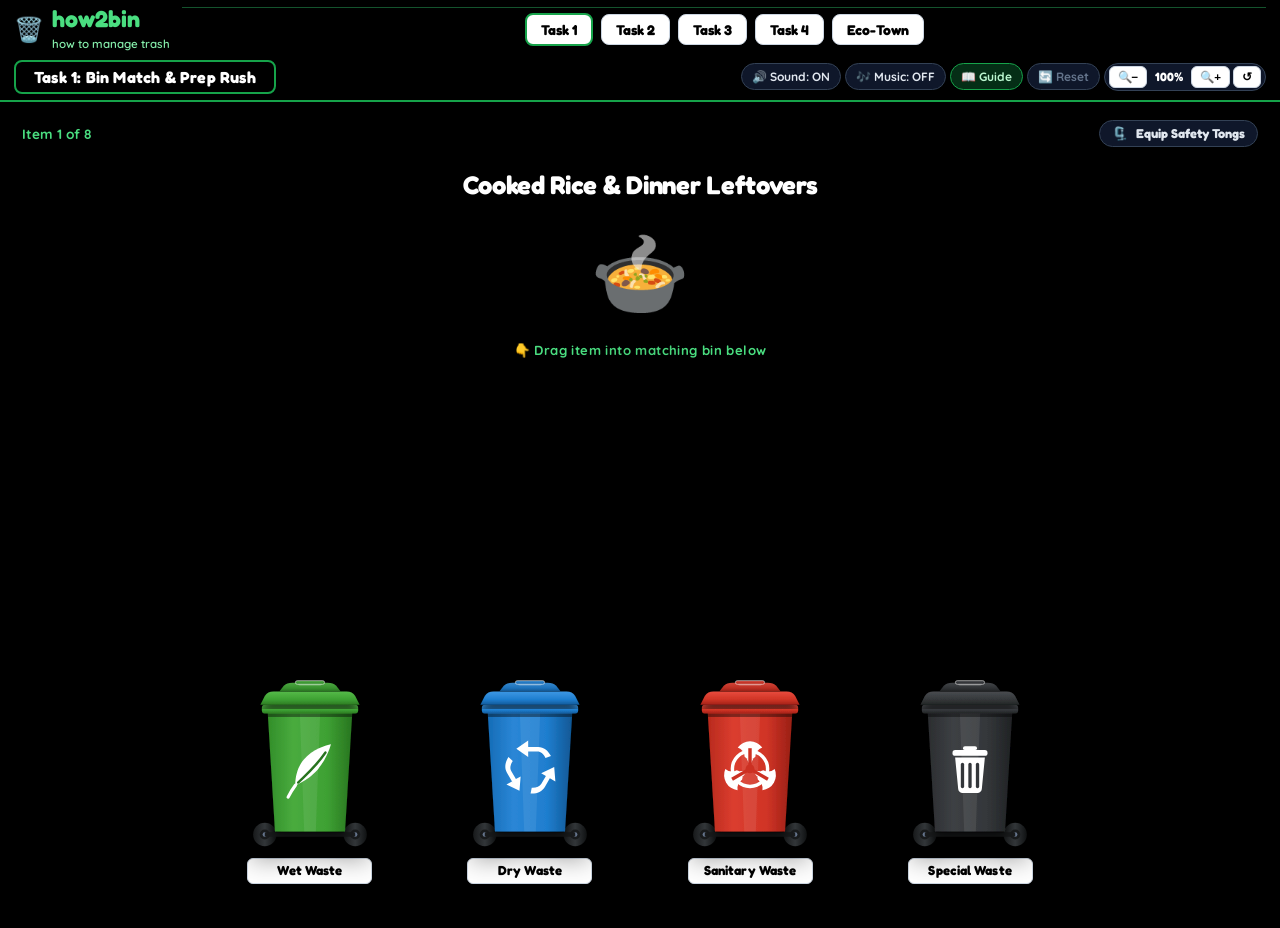
<file: how2bin/index.html>
<!DOCTYPE html>
<html lang="en">
<head>
  <!-- Google tag (gtm.js) -->
  <script async src="https://www.googletagmanager.com/gtm.js?id=GTM-NL523JTV"></script>
  <script>
    window.dataLayer = window.dataLayer || [];
    function gtag(){dataLayer.push(arguments);}
    gtag('js', new Date());
  </script>
  <!-- Google AdSense script -->
  <script async src="https://pagead2.googlesyndication.com/pagead/js/adsbygoogle.js?client=ca-pub-2387329460020928"
     crossorigin="anonymous"></script>
  <meta charset="UTF-8">
  <meta name="viewport" content="width=device-width, initial-scale=1.0, minimum-scale=0.5, maximum-scale=3.0, user-scalable=yes">
  <title>how2bin — Kid-Friendly Waste Sorting & 5S Safety Game | HOBBY HAT</title>
  <meta name="description" content="Learn waste sorting, sharps safety, medical disposal, and the 5S organization method in a fun kid-friendly game on HOBBY HAT!">
  <link rel="icon" href="data:image/svg+xml,<svg xmlns='http://www.w3.org/2000/svg' viewBox='0 0 100 100'><text y='.9em' font-size='90'>🗑️</text></svg>">
  <link rel="preconnect" href="https://fonts.googleapis.com">
  <link rel="preconnect" href="https://fonts.gstatic.com" crossorigin>
  <link href="https://fonts.googleapis.com/css2?family=Fredoka:wght@400;500;600;700&family=Quicksand:wght@500;600;700&display=swap" rel="stylesheet">
  <link rel="stylesheet" href="css/style.css">
</head>
<body>

  <!-- Top Navigation & Score HUD (Two Rows on Smartphones) -->
  <header class="app-header">
    <!-- ROW 1: Game Name on Left Top Corner + Menubar in Free Space -->
    <div class="header-row-top">
      <div class="brand-group">
        <span class="brand-logo-icon">🗑️</span>
        <div class="brand-text">
          <h1 class="brand-title">how2bin</h1>
          <span class="brand-tagline">how to manage trash</span>
        </div>
      </div>

      <!-- Free space for showing menubar tabs -->
      <nav class="game-nav-bar" id="game-nav-bar">
        <button class="nav-tab-btn active" data-mode="prep_rush">
          <span class="tab-label">Task 1</span>
        </button>
        <button class="nav-tab-btn" data-mode="sharps_mission">
          <span class="tab-label">Task 2</span>
        </button>
        <button class="nav-tab-btn" data-mode="contamination">
          <span class="tab-label">Task 3</span>
        </button>
        <button class="nav-tab-btn" data-mode="five_s">
          <span class="tab-label">Task 4</span>
        </button>
        <button class="nav-tab-btn" data-mode="eco_town">
          <span class="tab-label">Eco-Town</span>
        </button>
      </nav>
    </div>

    <!-- ROW 2: Current Task Full Name + Quick Controls Toolbar -->
    <div class="header-row-bottom">
      <div class="current-task-name-box">
        <span class="current-task-name-text" id="current-task-name-text">Task 1: Bin Match & Prep Rush</span>
      </div>

      <!-- Quick Action Controls -->
      <div class="header-controls">
        <button class="ctrl-btn" id="btn-sound-toggle" title="Toggle Sound Effects">
          <span class="ctrl-icon">🔊</span><span class="ctrl-text"> Sound: ON</span>
        </button>
        <button class="ctrl-btn" id="btn-music-toggle" title="Toggle Cheerful Ambient Melody">
          <span class="ctrl-icon">🎶</span><span class="ctrl-text"> Music: OFF</span>
        </button>
        <button class="ctrl-btn ctrl-guide" id="btn-guide" title="View Safety & Bin Rules Guide">
          <span class="ctrl-icon">📖</span><span class="ctrl-text"> Guide</span>
        </button>
        <button class="ctrl-btn ctrl-reset" id="btn-reset-data" title="Reset your score and progress">
          <span class="ctrl-icon">🔄</span><span class="ctrl-text"> Reset</span>
        </button>
        <div class="zoom-controls-group" title="Zoom In / Zoom Out Game Playground">
          <button class="zoom-btn" id="btn-zoom-out" title="Zoom Out playground">🔍−</button>
          <span class="zoom-level-badge" id="zoom-level-badge">100%</span>
          <button class="zoom-btn" id="btn-zoom-in" title="Zoom In playground">🔍+</button>
          <button class="zoom-btn" id="btn-zoom-reset" title="Reset Zoom">↺</button>
        </div>
      </div>
    </div>
  </header>

  <!-- Main Game Dynamic Container -->
  <main class="main-layout-container">
    <div id="main-game-arena" class="game-arena-wrapper">
      <!-- Active Task rendered here -->
    </div>
  </main>

  <!-- Safety Alert Modal (Needle & Hazard Warning) -->
  <div id="safety-modal-overlay" class="modal-backdrop hidden">
    <div class="safety-modal-card">
      <div class="modal-hazard-icon">🚨</div>
      <h3 id="modal-title" class="modal-hazard-title">Safety Alert!</h3>
      <p id="modal-message" class="modal-hazard-desc">Never handle needles barehanded!</p>
      <div class="modal-safety-rule-box">
        <span class="safety-badge">GOLDEN RULE</span>
        <p id="modal-rule"></p>
      </div>
      <button id="modal-dismiss-btn" class="btn btn-hazard-dismiss">
        🗜️ I Understand - Equip Safety Tongs
      </button>
    </div>
  </div>

  <!-- Educational Guide & Rules Modal -->
  <div id="guide-modal-overlay" class="modal-backdrop hidden">
    <div class="guide-modal-card">
      <div class="guide-header">
        <h2>📚 how2bin Guide: 4 Standard Bins & 5S Method</h2>
        <button id="guide-modal-close" class="btn-close-modal">✕</button>
      </div>

      <div class="guide-content-scroll">
        <div class="guide-section">
          <h3>🗑️ The 4 Standard Real-World Waste Bins</h3>
          <div class="guide-stations-grid">
            <div class="guide-station-item station-organic">
              <h4>🌱 Green Bin (Wet / Biodegradable Waste)</h4>
              <p>Food leftovers, vegetable & fruit peels, garden trimmings, tea leaves, and coffee grounds. Rich nutrient source for clean compost!</p>
            </div>
            <div class="guide-station-item station-recycle">
              <h4>♻️ Blue Bin (Dry / Recyclable Waste)</h4>
              <p>Clean paper, cardboard boxes, plastic packaging and bottles, glass jars, and metal cans/foils. <em>Must be empty, clean, and dry!</em></p>
            </div>
            <div class="guide-station-item station-sharps" style="border-left-color: #d03426;">
              <h4>☣️ Red Bin (Sanitary Waste)</h4>
              <p>Used diapers, sanitary napkins, band-aids, runny-nose tissues, and soiled bandages. <strong>Rule:</strong> Wrap securely in paper before disposal!</p>
            </div>
            <div class="guide-station-item station-hazardous" style="border-left-color: #4b5563;">
              <h4>⚠️ Black Bin (Special Care / Domestic Hazardous)</h4>
              <p>Batteries, bulbs, fluorescent tube lights, expired medicines, paint cans, and small e-waste. Keep sealed and tape battery poles!</p>
            </div>
          </div>
        </div>

        <div class="guide-section">
          <h3>🏥 Indian Biomedical Waste Color Standard (Task 2)</h3>
          <div class="guide-stations-grid">
            <div class="guide-station-item" style="border-left: 4px solid #f59e0b; background: rgba(245, 158, 11, 0.08);">
              <h4 style="color: #fbbf24;">☣️ Yellow Bin (Anatomical & Soiled Waste)</h4>
              <p>Human anatomical waste, blood-soaked cotton, soiled dressings, lab cultures, chemical waste, and expired medicines. Incinerated or autoclaved safely.</p>
            </div>
            <div class="guide-station-item" style="border-left: 4px solid #ef4444; background: rgba(239, 68, 68, 0.08);">
              <h4 style="color: #f87171;">🧴 Red Bin (Recyclable Contaminated Plastics)</h4>
              <p>Contaminated plastics: IV sets, tubing, catheters, syringes without needles, and rubber gloves. Autoclaved and recycled.</p>
            </div>
            <div class="guide-station-item" style="border-left: 4px solid #e2e8f0; background: rgba(226, 232, 240, 0.08);">
              <h4 style="color: #ffffff;">🗡️ White Container (Puncture-Proof Metallic Sharps)</h4>
              <p>Metallic sharps: needles, scalpels, fixed-needle syringes, and lancets. Puncture-resistant container prevents needle-stick injuries.</p>
            </div>
            <div class="guide-station-item" style="border-left: 4px solid #3b82f6; background: rgba(59, 130, 246, 0.08);">
              <h4 style="color: #60a5fa;">🧪 Blue Bin (Glassware & Body Implants)</h4>
              <p>Glass medicine vials, ampoules, microscope glass slides, and metallic orthopedic bone screws/implants.</p>
            </div>
          </div>
        </div>

        <div class="guide-section">
          <h3>📐 The 5S Workplace & Home Method</h3>
          <ul class="guide-5s-list">
            <li><strong>1. Seiri (Sort):</strong> Clear clutter. Separate what you need from expired hazards and junk.</li>
            <li><strong>2. Seiton (Set in Order):</strong> Outline and arrange every bin and safety tool in its designated spot.</li>
            <li><strong>3. Seiso (Shine):</strong> Clean surfaces and inspect equipment so spills and cracks are caught early.</li>
            <li><strong>4. Seiketsu (Standardize):</strong> Use clear color-coding and official hazard pictograms everywhere.</li>
            <li><strong>5. Shitsuke (Sustain):</strong> Maintain daily tidiness and safety discipline even when nobody is looking!</li>
          </ul>
        </div>
      </div>
    </div>
  </div>

  <!-- Toast Notification Center -->
  <div id="toast-container" class="toast-center"></div>

  <!-- JavaScript Modules in Dependency Order -->
  <script src="js/utils.js"></script>
  <script src="js/data/bins.js"></script>
  <script src="js/data/items.js"></script>
  <script src="js/data/five_s.js"></script>
  <script src="js/audio.js"></script>
  <script src="js/state.js"></script>
  <script src="js/dragDrop.js"></script>
  <script src="js/modes/prepRush.js"></script>
  <script src="js/modes/sharpsMission.js"></script>
  <script src="js/modes/contamination.js"></script>
  <script src="js/modes/fiveS.js"></script>
  <script src="js/ecoTown.js"></script>
  <script src="js/main.js"></script>
</body>
</html>
</file>
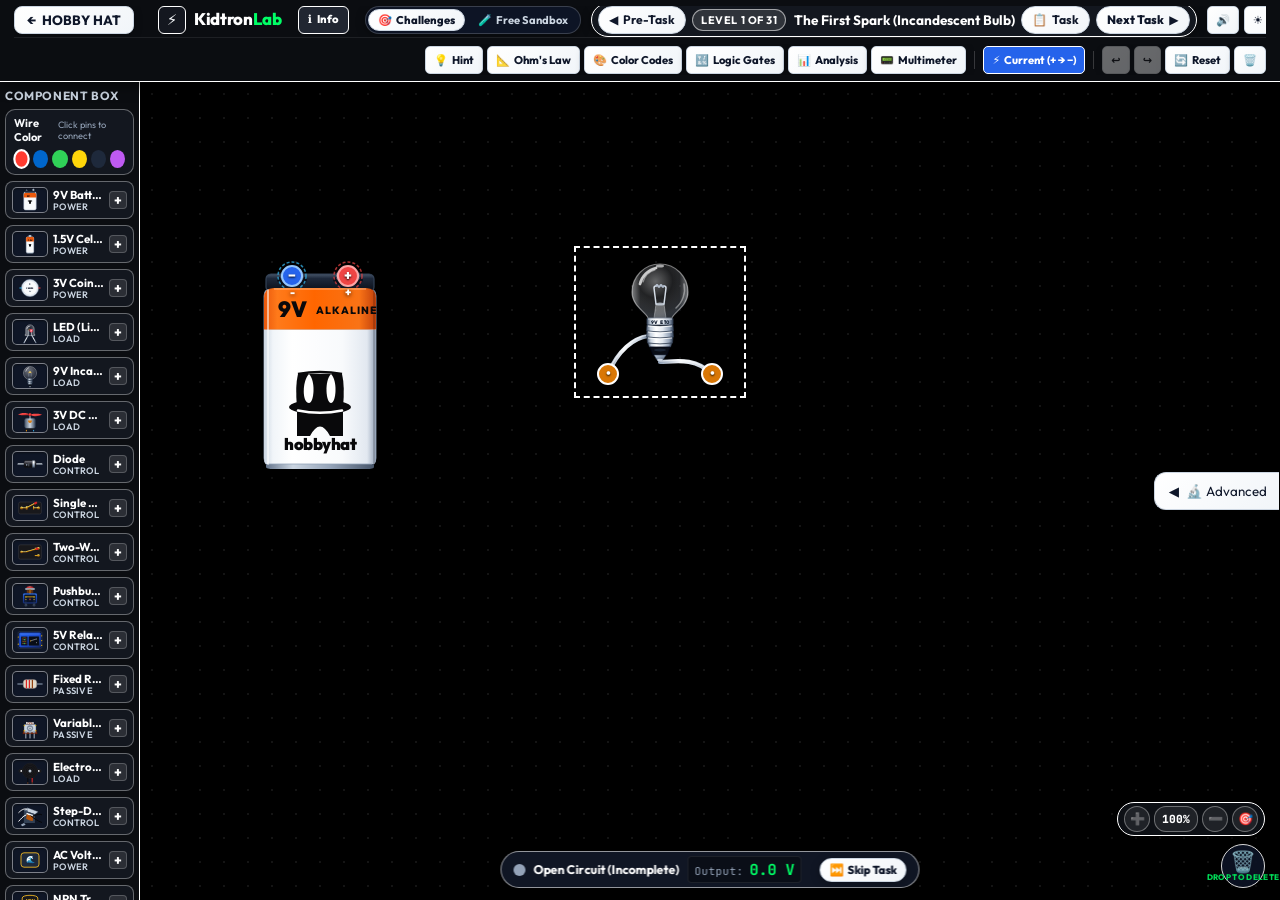
<file: kidtron-game/index.html>
<!DOCTYPE html>
<html lang="en">
<head>
  <!-- Google tag (gtm.js) -->
  <script async src="https://www.googletagmanager.com/gtm.js?id=GTM-NL523JTV"></script>
  <script>
    window.dataLayer = window.dataLayer || [];
    function gtag(){dataLayer.push(arguments);}
    gtag('js', new Date());
  </script>
  <meta charset="UTF-8">
  <meta name="viewport" content="width=device-width, initial-scale=1.0, maximum-scale=1.0, user-scalable=no, viewport-fit=cover">
  <meta http-equiv="X-Content-Type-Options" content="nosniff">
  <meta name="referrer" content="strict-origin-when-cross-origin">
  <meta name="apple-mobile-web-app-capable" content="yes">
  <meta name="apple-mobile-web-app-status-bar-style" content="black-translucent">
  <meta name="mobile-web-app-capable" content="yes">
  <meta name="theme-color" content="#090d16">
  <meta name="screen-orientation" content="landscape">
  <meta name="x5-orientation" content="landscape">
  <title>Kidtron Lab — Interactive Circuit Simulator & STEM Game | HOBBY HAT</title>
  <meta name="description" content="Kidtron Lab is the interactive circuit simulator educational STEM game from Hobby Hat, for kids and students. Draw flexible wires, connect real electronic components, and play 30 challenges.">
  <meta name="keywords" content="kidtronlab, kidtron lab, circuit simulator, electronics game, breadboard game, stem circuit game, hobby hat">
  <link rel="canonical" href="https://rithin-hobbyhat.github.io/hobbyhat/kidtron-game/index.html">
  <script type="application/ld+json">
  {
    "@context": "https://schema.org",
    "@type": "WebApplication",
    "name": "Kidtron Lab",
    "alternateName": ["KidtronLab", "Kidtron Lab Circuit Simulator"],
    "url": "https://rithin-hobbyhat.github.io/hobbyhat/kidtron-game/index.html",
    "applicationCategory": "EducationalGame",
    "operatingSystem": "All modern web browsers",
    "keywords": "kidtronlab, kidtron lab, hobby hat, circuit simulator, stem game",
    "description": "Kidtron Lab is the interactive circuit simulator educational STEM game from Hobby Hat, for kids and students.",
    "author": {
      "@type": "Organization",
      "name": "HOBBY HAT",
      "url": "https://rithin-hobbyhat.github.io/hobbyhat/"
    }
  }
  </script>
  
  <!-- Modern Typography -->
  <link rel="preconnect" href="https://fonts.googleapis.com">
  <link rel="preconnect" href="https://fonts.gstatic.com" crossorigin>
  <link href="https://fonts.googleapis.com/css2?family=JetBrains+Mono:wght@400;500;700&family=Outfit:wght@400;500;600;700;800&display=swap" rel="stylesheet">
  
  <link rel="stylesheet" href="styles.css">
  <script async src="https://pagead2.googlesyndication.com/pagead/js/adsbygoogle.js?client=ca-pub-2387329460020928"
     crossorigin="anonymous"></script>
</head>
<body class="app-body">
  <!-- Top Navigation Header -->
  <!-- Top Navigation Header (Two Menubars on Mobile Phones) -->
  <header class="app-header">
    <!-- Top Menubar 1 (Upper Row: Studio Navigation, Modes, Level & Top Display Controls) -->
    <div class="header-row header-row-top" id="header-row-top">
      <div class="header-left">
        <a href="../index.html" class="action-btn tool-btn back-to-hobbyhat" style="text-decoration: none; display: inline-flex; align-items: center; gap: 6px; padding: 6px 12px; font-size: 0.84rem; font-weight: 600; border-radius: 8px; background: rgba(255,255,255,0.08); color: #fff; margin-right: 8px; border: 1px solid rgba(255,255,255,0.15);" title="Back to HOBBY HAT Home">
          <span>←</span>
          <span>HOBBY HAT</span>
        </a>
        <div class="brand">
          <div class="brand-icon">⚡</div>
          <div class="brand-text">
            <h1>Kidtron<span>Lab</span></h1>
            <p class="tagline">Interactive Electronics Studio</p>
          </div>
        </div>

        <!-- Top-Left Button: Info / Hide features around components -->
        <button id="btn-student-view" class="topleft-student-btn action-btn tool-btn" title="Toggle component information and simplified student view">
          <span class="icon" id="student-view-icon">ℹ️</span>
          <span class="btn-label" id="student-view-label">Info</span>
        </button>

        <!-- Mode Switcher -->
        <div class="mode-switcher">
          <button id="mode-curriculum-btn" class="mode-tab active" title="Follow guided curriculum levels">
            <span class="icon">🎯</span> <span class="mode-text">Challenges</span>
          </button>
          <button id="mode-sandbox-btn" class="mode-tab" title="Free exploration sandbox">
            <span class="icon">🧪</span> <span class="mode-text">Free Sandbox</span>
          </button>
        </div>
      </div>

      <!-- Active Level Display & Navigation -->
      <div class="header-center" id="level-nav-container">
        <div class="level-nav-group">
          <button id="btn-pretask" class="action-btn nav-btn pretask-btn" title="Return to Previous Task (Level)">
            <span class="nav-btn-icon">◀</span>
            <span class="nav-btn-text">Pre-Task</span>
          </button>
          <div class="level-title-row">
            <div class="level-badge" id="level-badge-display">Level 1</div>
            <div class="level-title-display" id="level-title-display">The First Spark (Simple Bulb)</div>
          </div>
          <button id="btn-task-menu" class="action-btn nav-btn task-btn" title="View Current Task Details & Interactive Checklist">
            <span class="nav-btn-icon">📋</span>
            <span class="nav-btn-text">Task</span>
          </button>
          <button id="btn-nexttask-top" class="action-btn nav-btn nexttask-btn" title="Skip or Advance to Next Task" onclick="if(window.app) window.app.skipTask()">
            <span class="nav-btn-text">Next Task</span>
            <span class="nav-btn-icon">▶</span>
          </button>
        </div>
      </div>

      <!-- Studio Quick Controls (Sound, Theme, Fullscreen) -->
      <div class="header-top-controls">
        <button id="btn-sound-toggle" class="action-btn tool-btn" title="Toggle Sound Effects">
          <span class="icon" id="sound-icon">🔊</span>
        </button>
        <button id="btn-theme-toggle" class="action-btn tool-btn theme-toggle-btn" title="Toggle Day Mode / Dark Mode">
          <span class="icon" id="theme-toggle-icon">☀️</span>
          <span id="theme-toggle-label">Day Mode</span>
        </button>
        <button id="btn-fullscreen-toggle" class="action-btn tool-btn fullscreen-btn" title="Toggle Fullscreen Landscape Mode">
          <span class="icon" id="fullscreen-icon">⛶</span>
          <span class="btn-label" id="fullscreen-label">Fullscreen</span>
        </button>
      </div>
    </div>

    <!-- Top Menubar 2 (Lower Row: Circuit Actions & Educational Tools Toolbar) -->
    <div class="header-row header-row-bottom" id="header-row-bottom">
      <div class="header-right">
        <!-- Educational & Diagnostic Tools (Left Side) -->
        <div class="btn-group-row lab-group">
          <button id="btn-hint" class="action-btn hint-btn" title="View educational hints and schematic guidance">
            <span class="icon">💡</span><span class="btn-label">Hint</span>
          </button>
          <button id="btn-ohms-toggle" class="action-btn tool-btn" title="Open Ohm's Law & Power (Watts) Calculator">
            <span class="icon">📐</span><span class="btn-label">Ohm's Law</span>
          </button>
          <button id="btn-resistor-codes" class="action-btn tool-btn" title="Standard Resistor Values & Color Code Chart (10Ω to 10MΩ)">
            <span class="icon">🎨</span><span class="btn-label">Color Codes</span>
          </button>
          <button id="btn-logic-sim-toggle" class="action-btn tool-btn" title="Digital Logic Gate Simulator & Truth Table Lab">
            <span class="icon">🔣</span><span class="btn-label">Logic Gates</span>
          </button>
          <button id="btn-analysis-toggle" class="action-btn tool-btn" title="Detailed Circuit Working Analysis (Volts, Current, Power)">
            <span class="icon">📊</span><span class="btn-label">Analysis</span>
          </button>
          <button id="btn-multimeter-toggle" class="action-btn tool-btn" title="Toggle Digital Multimeter Probes">
            <span class="icon">📟</span><span class="btn-label">Multimeter</span>
          </button>
        </div>

        <span class="toolbar-separator"></span>

        <!-- Simulation Flow Control -->
        <div class="btn-group-row sim-group">
          <button id="btn-xray-toggle" class="action-btn tool-btn active" title="Conventional Current Flow (Positive to Negative) / Electron Flow">
            <span class="icon" id="flow-mode-icon">⚡</span>
            <span class="btn-label" id="flow-mode-label">Current (+ → −)</span>
          </button>
        </div>

        <span class="toolbar-separator"></span>

        <!-- History & Circuit Actions (Right Side) -->
        <div class="btn-group-row history-group">
          <button id="btn-undo" class="action-btn tool-btn" title="Undo Last Action (Ctrl+Z)" disabled>
            <span class="icon">↩️</span><span class="btn-label">Undo</span>
          </button>
          <button id="btn-redo" class="action-btn tool-btn" title="Redo Action (Ctrl+Y)" disabled>
            <span class="icon">↪️</span><span class="btn-label">Redo</span>
          </button>
          <button id="btn-reset-level" class="action-btn secondary" title="Reset current circuit to level starting state">
            <span class="icon">🔄</span><span class="btn-label">Reset</span>
          </button>
          <button id="btn-clear-canvas" class="action-btn danger" title="Clear all components and wires from the board">
            <span class="icon">🗑️</span><span class="btn-label">Clear</span>
          </button>
        </div>
      </div>
    </div>
  </header>

  <!-- Main Game Workspace Layout -->
  <main class="workbench-layout">
    <!-- Left Component Toolbox Drawer -->
    <aside class="toolbox-sidebar" id="toolbox-sidebar">
      <div class="sidebar-section-title">
        <span>Component Box</span>
        <button id="btn-toolbox-close" class="toolbox-close-btn" title="Hide Component Box">✕</button>
      </div>

      <!-- Wire Tool & Color Palette -->
      <div class="wire-palette-card">
        <div class="wire-palette-header">
          <span class="palette-title">Wire Color</span>
          <span class="wire-tip">Click pins to connect</span>
        </div>
        <div class="color-swatches" id="color-swatches">
          <button class="color-swatch active" data-color="#ff3b30" style="background: #ff3b30;" title="Positive / Red Wire"></button>
          <button class="color-swatch" data-color="#0066cc" style="background: #0066cc;" title="Negative / Blue Wire"></button>
          <button class="color-swatch" data-color="#30d158" style="background: #30d158;" title="Ground / Green Wire"></button>
          <button class="color-swatch" data-color="#ffd60a" style="background: #ffd60a;" title="Signal / Yellow Wire"></button>
          <button class="color-swatch" data-color="#334155" style="background: #1e293b;" title="Negative / Black Wire"></button>
          <button class="color-swatch" data-color="#bf5af2" style="background: #bf5af2;" title="Control / Violet Wire"></button>
        </div>
      </div>

      <!-- Components Catalog Grid -->
      <div class="components-grid" id="components-catalog">
        <!-- Dynamically injected components: Battery, Cell, Bulb, LED, Motor, Diode, Switch, Resistor, Buzzer -->
      </div>

      <!-- Quick Tips Box -->
      <div class="guide-card">
        <h4>⚡ Quick Lab Guide</h4>
        <ul>
          <li><strong>Connect:</strong> Click a glowing terminal ring and drag to another pin.</li>
          <li><strong>Delete Wire:</strong> Click on any wire to snip it.</li>
          <li><strong>Move Part:</strong> Click and drag the component body.</li>
          <li><strong>Inspect:</strong> Click an LED to change its color or toggle blinking.</li>
        </ul>
      </div>
    </aside>

    <!-- Center Canvas / Circuit Workbench -->
    <section class="circuit-stage" id="circuit-stage">
      <!-- Scalable & Pannable Gaming Ground / Circuit World -->
      <div class="workbench-world" id="workbench-world">
        <!-- Grid Background Pattern -->
        <div class="workbench-grid" id="workbench-grid"></div>

        <!-- SVG Layer for Wires & Conventional Current Flow Particles (+ to -) -->
        <svg class="wires-svg-layer" id="wires-layer">
          <defs>
            <!-- Neon wire glow filters -->
            <filter id="neon-glow" x="-20%" y="-20%" width="140%" height="140%">
              <feGaussianBlur stdDeviation="3" result="blur" />
              <feMerge>
                <feMergeNode in="blur" />
                <feMergeNode in="SourceGraphic" />
              </feMerge>
            </filter>
            <!-- Coin cell metallic brushed finish gradient -->
            <linearGradient id="coin-metal-grad" x1="0%" y1="0%" x2="100%" y2="100%">
              <stop offset="0%" stop-color="#f1f5f9"/>
              <stop offset="35%" stop-color="#cbd5e1"/>
              <stop offset="70%" stop-color="#94a3b8"/>
              <stop offset="100%" stop-color="#e2e8f0"/>
            </linearGradient>
          </defs>
          <!-- Wires will be rendered here -->
          <g id="wires-group"></g>
          <!-- Temp rubberband wire while dragging -->
          <path id="temp-wire-path" class="temp-wire" d="" style="display: none;"></path>
        </svg>

        <!-- HTML Container for Draggable Electronic Components -->
        <div class="components-container" id="components-container"></div>
      </div>

      <!-- Floating Gaming Ground Zoom HUD Controls -->
      <div class="canvas-zoom-hud" id="canvas-zoom-hud" title="Circuit Stage Zoom Controls">
        <button id="btn-zoom-in" class="zoom-hud-btn" type="button" title="Zoom In (+)">➕</button>
        <button id="btn-zoom-reset" class="zoom-hud-btn zoom-hud-level" type="button" title="Reset Zoom (100%)">100%</button>
        <button id="btn-zoom-out" class="zoom-hud-btn" type="button" title="Zoom Out (−)">➖</button>
        <button id="btn-zoom-fit" class="zoom-hud-btn" type="button" title="Fit Circuit to View">🎯</button>
      </div>

      <!-- Multimeter Floating Rig (draggable or positioned) -->
      <div class="multimeter-overlay" id="multimeter-rig" style="display: none;">
        <!-- Flexible Test Lead Cords -->
        <svg class="multimeter-cords-svg" id="multimeter-cords" width="100%" height="100%" style="position: absolute; top: 0; left: 0; width: 100%; height: 100%; pointer-events: none; z-index: 41;">
          <path id="cord-red-path" stroke="#ef4444" stroke-width="3" fill="none" stroke-linecap="round" opacity="0.8" />
          <path id="cord-black-path" stroke="#334155" stroke-width="3" fill="none" stroke-linecap="round" opacity="0.8" />
        </svg>
        <div class="multimeter-unit" id="multimeter-unit">
          <div class="mm-header">
            <span class="mm-brand">⚡ DIGITAL MULTIMETER</span>
            <button class="mm-close" id="btn-mm-close" title="Close Multimeter">✕</button>
          </div>
          <div class="mm-lcd">
            <div class="mm-lcd-top">
              <span class="mm-lcd-indicator" id="mm-mode-indicator">DC V</span>
              <span class="mm-lcd-sub">AUTO-RANGE</span>
            </div>
            <span class="mm-lcd-value" id="mm-value-display">0.00 V</span>
          </div>
          <div class="mm-status" id="mm-status-display">Diagnostic Engine: Ready</div>

          <!-- Function Mode Selector Buttons (All 6 Standard Diagnostic Functions) -->
          <div class="mm-modes-grid" id="mm-modes-grid">
            <button type="button" class="mm-mode-btn active" data-mode="dcv" id="mm-btn-dcv" title="DC Voltage (⎓V)">DC V</button>
            <button type="button" class="mm-mode-btn" data-mode="acv" id="mm-btn-acv" title="AC Voltage (~V)">AC V</button>
            <button type="button" class="mm-mode-btn" data-mode="dca" id="mm-btn-dca" title="DC Current in Milliamps (mA)">DC mA</button>
            <button type="button" class="mm-mode-btn" data-mode="ohm" id="mm-btn-ohm" title="Resistance in Ohms (Ω)">Ω OHM</button>
            <button type="button" class="mm-mode-btn" data-mode="cont" id="mm-btn-cont" title="Continuity Beeper with Audio (🔊)">🔊 CONT</button>
            <button type="button" class="mm-mode-btn" data-mode="diode" id="mm-btn-diode" title="Diode & LED Forward Drop Test (▶|)">▶| DIODE</button>
          </div>

          <!-- Multimeter Terminal Jacks for Connecting Wires -->
          <div class="mm-terminals-section">
            <div class="mm-terminals-title">CONNECT WIRE TERMINALS</div>
            <div class="mm-terminals-row">
              <div class="mm-jack-wrapper">
                <div class="terminal-pin mm-terminal-pin" id="pin-mm-vin" data-comp-id="multimeter_tool" data-pin-id="vin" data-polarity="pos" title="Connect Wire: V / Ω / mA (+ Input Jack)">
                  <div class="terminal-pin-inner pin-pos"><span class="pin-sign">+</span></div>
                </div>
                <span class="mm-jack-caption">V · Ω · mA</span>
              </div>
              <div class="mm-jack-wrapper">
                <div class="terminal-pin mm-terminal-pin" id="pin-mm-com" data-comp-id="multimeter_tool" data-pin-id="com" data-polarity="neg" title="Connect Wire: COM (- Common Ground Jack)">
                  <div class="terminal-pin-inner pin-neg"><span class="pin-sign">-</span></div>
                </div>
                <span class="mm-jack-caption">COM</span>
              </div>
            </div>
          </div>
          <div class="mm-instructions">Connect wires to terminals OR drag red (+) & black (-) probes onto pins!</div>
        </div>

        <!-- Red Probe -->
        <div class="multimeter-probe red-probe" id="probe-red" title="Positive Probe (+)">
          <div class="probe-tip"></div>
          <div class="probe-body">+ V</div>
          <div class="probe-cord red-cord"></div>
        </div>

        <!-- Black Probe -->
        <div class="multimeter-probe black-probe" id="probe-black" title="Negative Probe (-)">
          <div class="probe-tip"></div>
          <div class="probe-body">- COM</div>
          <div class="probe-cord black-cord"></div>
        </div>
      </div>

      <!-- Short Circuit Vision Hazard Warning Banner in Free Space -->
      <div class="short-circuit-hazard-banner" id="short-hazard-banner" style="display: none;">
        <div class="hazard-icon-pulse">⚡⚠️⚡</div>
        <div class="hazard-banner-content">
          <div class="hazard-banner-title">DANGER: SHORT CIRCUIT DETECTED!</div>
          <div class="hazard-banner-desc">Zero-resistance loop bypassing loads! High current surge is overheating power source!</div>
        </div>
      </div>

      <!-- Ohm's Law & Power (Watts) Draggable Floating Calculator Window -->
      <div class="ohms-calc-window" id="ohms-calc-window" style="display: none;">
        <!-- Draggable Title Bar / Header -->
        <div class="ohms-header" id="ohms-drag-handle" title="Click and drag to move calculator anywhere on canvas">
          <div class="ohms-title">
            <span class="ohms-grip-icon" title="Drag Handle">⠿</span>
            <span>📐 Ohm's Law Calculator</span>
          </div>
          <div class="ohms-header-actions">
            <button class="ohms-close-btn" id="btn-ohms-close" title="Close Calculator">✕</button>
          </div>
        </div>

        <!-- Mode Switcher Tabs -->
        <div class="ohms-mode-tabs">
          <button type="button" class="ohms-tab-btn active" id="tab-ohms-live">
            <span>⚡ Live Circuit</span>
          </button>
          <button type="button" class="ohms-tab-btn" id="tab-ohms-gamer">
            <span>🧮 Gamer Solver</span>
          </button>
          <button type="button" class="ohms-tab-btn" id="tab-ohms-resistor">
            <span>🎨 Color Codes</span>
          </button>
        </div>

        <!-- Panel 1: Live Circuit Telemetry -->
        <div class="ohms-panel" id="panel-ohms-live">
          <div class="ohms-metrics-grid">
            <div class="ohms-metric-box">
              <div class="ohms-metric-label">Voltage (V)</div>
              <div class="ohms-metric-value" id="calc-v">0.00 V</div>
            </div>
            <div class="ohms-metric-box">
              <div class="ohms-metric-label">Current (I)</div>
              <div class="ohms-metric-value" id="calc-i">0.0 mA</div>
            </div>
            <div class="ohms-metric-box">
              <div class="ohms-metric-label">Resistance (R)</div>
              <div class="ohms-metric-value" id="calc-r">0 Ω</div>
            </div>
            <div class="ohms-metric-box">
              <div class="ohms-metric-label">Power (Watts)</div>
              <div class="ohms-metric-value" id="calc-p">0.0 mW</div>
            </div>
          </div>
          <div class="ohms-formula-card" id="calc-formula-ohms">
            <strong>Ohm's Law: V = I × R</strong>
            <span id="calc-sub-ohms">Voltage = Current × Resistance</span>
          </div>
          <div class="ohms-formula-card" id="calc-formula-power" style="border-left-color: #f59e0b;">
            <strong style="color: #fbbf24;">Joule's Power Law: P = V × I</strong>
            <span id="calc-sub-power">Power (Watts) = Voltage × Current</span>
          </div>
          <div class="ohms-tip-text">
            💡 Click any component on canvas to inspect live Ohm's law telemetry!
          </div>
        </div>

        <!-- Panel 2: Gamer Interactive Calculator / Equation Solver -->
        <div class="ohms-panel" id="panel-ohms-gamer" style="display: none;">
          <div class="gamer-calc-subtitle">
            Enter any <strong>two</strong> values to calculate the unknown quantity & power!
          </div>

          <div class="gamer-calc-inputs">
            <!-- 1. Voltage Input -->
            <div class="gamer-input-row">
              <label class="gamer-input-label" for="gamer-calc-v">Voltage (V):</label>
              <div class="gamer-input-wrap">
                <input type="number" step="any" class="gamer-num-input" id="gamer-calc-v" placeholder="e.g. 9">
                <span class="gamer-unit-tag">V</span>
              </div>
            </div>

            <!-- 2. Current Input -->
            <div class="gamer-input-row">
              <label class="gamer-input-label" for="gamer-calc-i">Current (I):</label>
              <div class="gamer-input-wrap">
                <input type="number" step="any" class="gamer-num-input" id="gamer-calc-i" placeholder="e.g. 40">
                <select class="gamer-unit-select" id="gamer-unit-i">
                  <option value="mA" selected>mA</option>
                  <option value="A">A</option>
                </select>
              </div>
            </div>

            <!-- 3. Resistance Input -->
            <div class="gamer-input-row">
              <label class="gamer-input-label" for="gamer-calc-r">Resistance (R):</label>
              <div class="gamer-input-wrap">
                <input type="number" step="any" class="gamer-num-input" id="gamer-calc-r" placeholder="e.g. 220">
                <select class="gamer-unit-select" id="gamer-unit-r">
                  <option value="Ω" selected>Ω</option>
                  <option value="kΩ">kΩ</option>
                  <option value="MΩ">MΩ</option>
                </select>
              </div>
            </div>
          </div>

          <!-- Action Buttons -->
          <div class="gamer-calc-actions">
            <button type="button" class="gamer-btn gamer-btn-calc" id="btn-gamer-solve">⚡ Calculate Unknown</button>
            <button type="button" class="gamer-btn gamer-btn-load" id="btn-gamer-load" title="Load live values from selected component">📥 Copy from Board</button>
            <button type="button" class="gamer-btn gamer-btn-clear" id="btn-gamer-clear" title="Clear all inputs">🔄 Clear</button>
          </div>

          <!-- Step-by-Step Electrical Formula Breakdown -->
          <div class="gamer-calc-result" id="gamer-calc-result" style="display: none;">
            <div class="gamer-res-banner" id="gamer-res-banner">Solved: R = 225 Ω</div>
            <div class="gamer-res-formula" id="gamer-res-steps">Formula breakdown...</div>
            <div class="gamer-res-power" id="gamer-res-power">Power dissipation...</div>
          </div>

          <!-- Quick Scenario Presets -->
          <div class="gamer-presets-row">
            <span class="presets-label">Presets:</span>
            <button type="button" class="preset-chip" data-v="9" data-r="220" data-ru="Ω">9V + 220Ω</button>
            <button type="button" class="preset-chip" data-v="5" data-r="1000" data-ru="Ω">5V + 1kΩ</button>
            <button type="button" class="preset-chip" data-v="12" data-r="80" data-ru="Ω">12V + 80Ω</button>
            <button type="button" class="preset-chip" data-v="3" data-i="20" data-iu="mA">3V + 20mA</button>
          </div>
        </div>

        <!-- Panel 3: Resistor Color Codes Quick Reference & Calculator -->
        <div class="ohms-panel" id="panel-ohms-resistor" style="display: none;">
          <div class="ohms-resistor-quick-preview">
            <div class="ohms-res-badge-row">
              <span class="ohms-res-title" id="ohms-res-cur-val">220 Ω (Fixed Resistor)</span>
              <button type="button" class="ohms-open-full-btn" id="btn-ohms-open-full-resistor" title="Open Complete 54-Value Chart">
                ↗ Full Table
              </button>
            </div>
            <div class="ohms-res-stripes-row" id="ohms-res-stripes-display">
              <!-- Rendered color stripes -->
            </div>
            <div class="ohms-res-code-desc" id="ohms-res-code-desc">
              Red (2) • Red (2) • Brown (×10) • Gold (±5%)
            </div>
          </div>

          <div class="ohms-res-quick-categories">
            <div class="ohms-res-cat-title">Standard Resistance Values:</div>
            <div class="ohms-res-chips-grid" id="ohms-res-chips-grid">
              <!-- Quick standard value buttons -->
            </div>
          </div>
        </div>
      </div>

      <!-- Live Floating Circuit Status Ribbon -->
      <div class="circuit-status-ribbon" id="circuit-status-ribbon">
        <div class="status-indicator-dot open" id="status-dot"></div>
        <div class="status-text-group">
          <span class="status-headline" id="status-headline">Open Circuit</span>
          <span class="status-detail" id="status-detail">Add wires to link positive and negative terminals.</span>
        </div>
        <div class="status-meter" id="status-meter">
          <span class="meter-label">Output:</span>
          <span class="meter-value" id="status-voltage">0.0 V</span>
        </div>
        <button id="btn-skip-task" class="skip-task-btn" title="Skip to the next challenge task" onclick="if(window.app) window.app.skipTask()">
          <span class="skip-icon">⏭️</span> Skip Task
        </button>
      </div>

      <!-- Drag-to-Delete Trash Bin Zone (bottom-right of circuit stage) -->
      <div id="trash-drop-zone" class="trash-drop-zone" title="Drag a component here to delete it">
        <div class="trash-bin-icon">🗑️</div>
        <span class="trash-label">Drop to Delete</span>
      </div>

      <!-- Non-Intrusive Floating Victory Celebration Dock (Preserves complete vision of working circuit!) -->
      <div id="victory-compact-dock" class="victory-compact-dock" style="display: none;">
        <div class="v-dock-icon">🎉</div>
        <div class="v-dock-info">
          <span class="v-dock-title">Task Solved! Circuit Working!</span>
          <span class="v-dock-sub" id="v-dock-level-name">Level 1: The First Spark</span>
        </div>
        <div class="v-dock-actions">
          <button id="btn-dock-table" class="v-dock-btn secondary" title="Inspect detailed voltage, current, and Ohm's law table">📊 View Table</button>
          <button id="btn-dock-next" class="v-dock-btn primary" title="Advance to the next challenge task" onclick="if(window.app) window.app.skipTask()">Next Task ➜</button>
          <button id="btn-dock-close" class="v-dock-btn-close" title="Dismiss celebration">✕</button>
        </div>
      </div>

      <!-- Floating Edge Toggle for Components Drawer (Mobile & Small Screens) -->
      <button id="btn-edge-toolbox-toggle" class="edge-toolbox-toggle" title="Open Component Box">
        <span class="edge-icon">🧰</span>
        <span class="edge-label">Parts</span>
      </button>

      <!-- Floating Edge Toggle for Quick Access to Advanced Info -->
      <button id="btn-edge-advanced-toggle" class="edge-sidebar-toggle" title="Click to show Advanced Information">
        <span class="edge-icon">◀</span>
        <span class="edge-label">🔬 Advanced</span>
      </button>
    </section>

    <!-- Right Inspector / Educational Theory Sidebar (Default Collapsed for Fun Game Only) -->
    <aside class="inspector-sidebar collapsed" id="inspector-sidebar">
      <!-- Sidebar Top Bar with Title and Close Button -->
      <div class="sidebar-top-bar">
        <div class="sidebar-top-title">
          <span class="icon">🔬</span>
          <span>Advanced Info</span>
        </div>
        <button id="btn-sidebar-close" class="sidebar-close-btn" title="Hide Advanced Info (Pure Game Mode)">✕</button>
      </div>
      <!-- Level Objective Card -->
      <div class="sidebar-card objective-card" id="objective-card">
        <div style="display: flex; align-items: center; justify-content: space-between; margin-bottom: 4px;">
          <div class="card-tag" style="margin-bottom: 0;">MISSION OBJECTIVE</div>
          <button id="btn-skip-task-sidebar" class="sidebar-skip-btn" title="Skip to the next challenge task" onclick="if(window.app) window.app.skipTask()">⏭️ Skip</button>
        </div>
        <h3 id="sidebar-level-title">The First Spark</h3>
        <p id="sidebar-level-desc">Complete a closed electric loop to light up the incandescent bulb.</p>
        <div class="task-checklist" id="task-checklist">
          <!-- Dynamically generated goal checks -->
        </div>
      </div>

      <!-- Selected Component Inspector -->
      <div class="sidebar-card inspector-card" id="component-inspector" style="display: none;">
        <div class="card-tag">COMPONENT PROPERTIES</div>
        <div class="inspector-header">
          <div class="comp-icon-preview" id="insp-icon">💡</div>
          <div>
            <h4 id="insp-name">Component Name</h4>
            <span class="comp-type-tag" id="insp-type">Load</span>
          </div>
        </div>
        <p class="insp-desc" id="insp-desc">Component description and physics behavior.</p>

        <!-- Component Engineering Specifications Sidebar Card -->
        <div class="character-story-card tech-specs-sidebar-card" id="insp-character-story-box">
          <div class="char-story-header">
            <span class="char-story-badge" id="insp-char-badge">TECHNICAL SPECIFICATIONS</span>
            <button type="button" class="char-story-speak-btn" id="btn-insp-speak-story" title="View Full Technical Specifications Data Sheet">
              <span>⚙️ Full Specs</span>
            </button>
          </div>
          <div class="char-superpower-box" id="insp-char-superpower">
            <strong>Electrical Function:</strong> <span id="insp-char-superpower-text"></span>
          </div>
          <div class="char-story-text" id="insp-char-story-text">
            Engineering specifications & parameters...
          </div>
          <div class="char-specs-grid">
            <div class="char-spec-item">
              <span class="char-spec-label">⚡ Rated Working Voltage:</span>
              <span class="char-spec-val" id="insp-char-rated"></span>
            </div>
            <div class="char-spec-item">
              <span class="char-spec-label">🔋 Circuit Application:</span>
              <span class="char-spec-val" id="insp-char-ideal"></span>
            </div>
            <div class="char-spec-item">
              <span class="char-spec-label">📐 Governing Formula:</span>
              <span class="char-spec-val" id="insp-char-importance"></span>
            </div>
          </div>
        </div>

        <!-- Dynamic Controls (e.g. LED color, Blinking toggle, Motor direction) -->
        <div class="insp-controls" id="insp-controls">
          <!-- Populated when component is clicked -->
        </div>

        <!-- Replace / Swap Component Controls -->
        <div class="replace-swap-group">
          <label style="font-size: 0.72rem; color: var(--text-muted); font-weight: 600;">Swap with Another Component:</label>
          <select id="insp-replace-select" class="replace-dropdown">
            <option value="battery">9V Battery</option>
            <option value="cell">1.5V Cell</option>
            <option value="cell3v">3V Coin Cell (CR2032)</option>
            <option value="led">LED (Light Emitting Diode)</option>
            <option value="bulb">Incandescent Bulb</option>
            <option value="motor">DC Electric Motor</option>
            <option value="diode">Semiconductor Diode</option>
            <option value="switch">Single Pole Switch (SPST)</option>
            <option value="twowayswitch">Two-Way Switch (SPDT)</option>
            <option value="resistor">Fixed Resistor</option>
            <option value="potentiometer">Variable Resistor (Potentiometer)</option>
            <option value="transformer">Step-Down Transformer</option>
            <option value="ac_source">AC Voltage Supply</option>
            <option value="buzzer">Electronic Buzzer</option>
            <option value="npn">NPN Transistor</option>
            <option value="pnp">PNP Transistor</option>
            <option value="ldr">LDR (Photoresistor)</option>
            <option value="solenoid">Solenoid (Electromagnet)</option>
            <option value="relay">5V Relay (SPDT 5-Pin)</option>
            <option value="rectifier">Full-Wave Bridge Rectifier</option>
            <option value="inductor">Power Inductor (Choke)</option>
            <option value="ammeter">Ammeter (Current)</option>
            <option value="voltmeter">Voltmeter (Voltage)</option>
            <option value="wattmeter">Wattmeter (Power)</option>
            <option value="power_supply">Regulated DC Power Supply (0-50V, 5A)</option>
            <option value="fuse">Protective Glass Fuse (Adjustable)</option>
            <option value="function_generator">Function Generator (Arbitrary Signal Gen)</option>
            <option value="oscilloscope">Digital Storage Oscilloscope (Dual-Channel DSO)</option>
            <optgroup label="Digital Logic Gates">
              <option value="gate_and">AND Gate</option>
              <option value="gate_or">OR Gate</option>
              <option value="gate_not">NOT Gate</option>
              <option value="gate_nand">NAND Gate</option>
              <option value="gate_nor">NOR Gate</option>
              <option value="gate_xor">XOR Gate</option>
              <option value="gate_xnor">XNOR Gate</option>
            </optgroup>
          </select>
          <button id="btn-replace-selected" class="btn-replace-comp">
            <span>🔄 Replace Component</span>
          </button>
          <button id="btn-repair-selected" class="btn-replace-comp btn-repair-burnt" style="display: none;">
            <span>✨ Repair / Replace Burnt</span>
          </button>
        </div>

        <button id="btn-delete-selected" class="delete-comp-btn" style="margin-top: 10px;">
          <span>🗑️ Remove Component</span>
        </button>
      </div>

      <!-- Charge Conduction & Flow Mode Selector Card -->
      <div class="sidebar-card flow-selector-card" id="flow-selector-card">
        <div class="card-tag">CHARGE FLOW VISUALIZATION</div>
        <div class="flow-pill-selector">
          <button id="pill-flow-conventional" class="flow-pill-btn active" data-flow-mode="conventional" title="Benjamin Franklin convention: Positive (+) to Negative (−)">
            ⚡ Conventional (+ → −)
          </button>
          <button id="pill-flow-electrons" class="flow-pill-btn" data-flow-mode="electrons" title="Physical Electron Drift: Negative (−) to Positive (+)">
            ⚛️ Real Electrons (− → +)
          </button>
          <button id="pill-flow-off" class="flow-pill-btn" data-flow-mode="off" title="Pause flow animation">
            ⏸️ Off
          </button>
        </div>
        <div class="flow-theory-note" id="flow-theory-note">
          <strong>⚡ Conventional Current:</strong> Assumes positive charges flow from (+) out through the load and into (−). Used on all electronic schematics and semiconductor symbols.
        </div>
      </div>

      <!-- Physics & Electronics Theory Card -->
      <div class="sidebar-card theory-card">
        <div class="card-tag">PHYSICS BRIEFING</div>
        <h4 id="theory-title">How Circuits Work</h4>
        <p id="theory-content">
          Electricity is the motion of electrical charge carried by electrons. In a direct current (DC) system, a battery provides an electromotive force (voltage) pushing electrons through conductive wires to do work in loads like bulbs, LEDs, or motors.
        </p>
      </div>
    </aside>
  </main>

  <!-- Burning Countdown Toast Overlay -->
  <div class="burn-countdown-toast" id="burn-countdown-toast" style="display: none;">
    <div class="burn-toast-title">
      <span>🔥</span>
      <span id="burn-toast-component-title">COMPONENT OVERHEATING & BURNING!</span>
    </div>
    <div class="burn-toast-desc" id="burn-toast-desc">
      Excessive voltage or current is flowing through the component! Watch it smoke and burn...
    </div>
    <div class="burn-progress-bar-container">
      <div class="burn-progress-bar" id="burn-progress-bar"></div>
    </div>
  </div>

  <!-- Circuit Failed & Diagnostic Explanation Modal -->
  <div class="modal-backdrop" id="failure-modal" style="display: none;">
    <div class="modal-card circuit-failed-card">
      <div class="modal-close" id="btn-close-failure-modal" title="Close & Inspect">✕</div>
      <div class="circuit-failed-header-row">
        <div class="circuit-failed-header-icon" id="fault-icon">💥</div>
        <div>
          <div class="fault-culprit-pill" id="fault-culprit-pill">FAULT DETECTED</div>
          <h2 id="fault-modal-title">CIRCUIT FAILED!</h2>
          <p class="fault-subtitle" id="fault-subtitle">Component Breakdown & Electrical Engineering Diagnostic</p>
        </div>
      </div>

      <!-- Scrollable Diagnostic Body -->
      <div class="fault-diagnostic-body">
        <!-- 1. The Fault Summary -->
        <div class="diagnostic-box fault-summary-box">
          <div class="diagnostic-label">🔍 IDENTIFIED FAULT</div>
          <div class="diagnostic-value highlight-red" id="fault-reason-text">An overvoltage was applied beyond safe component tolerances.</div>
        </div>

        <!-- 2. Why This Happened (Physics & Electron Drift) -->
        <div class="diagnostic-box fault-why-box">
          <div class="diagnostic-label">⚡ WHY THIS HAPPENED (Physical & Electron Explanation)</div>
          <div class="diagnostic-value" id="fault-why-text">Excessive potential difference forced a destructive avalanche of electrons through the component...</div>
        </div>

        <!-- 3. Recommended Step-by-Step Remedy -->
        <div class="diagnostic-box fault-remedy-box">
          <div class="diagnostic-label">🛠️ RECOMMENDED REMEDY (How to Fix It)</div>
          <div class="diagnostic-value" id="fault-remedy-text">Insert a current-limiting resistor between the battery and component...</div>
        </div>

        <!-- 4. Electrical Engineering Principle & Mathematical Equation -->
        <div class="diagnostic-box fault-principle-box">
          <div class="diagnostic-label">📐 ELECTRICAL ENGINEERING PRINCIPLE</div>
          <div class="fault-principle-title" id="fault-principle-title">Ohm's Law & Joule's Heating Law</div>
          <div class="fault-equation-badge" id="fault-equation-badge">P = I² × R (Excessive Power Dissipation)</div>
        </div>

      </div>

      <!-- Action Footer -->
      <div class="modal-actions failure-modal-actions">
        <button id="btn-replace-failed-comp" class="modal-btn primary">
          🔄 Replace Burnt Component
        </button>
      </div>
    </div>
  </div>

  <!-- Level Completed Victory Celebration & Circuit Working Analysis Modal -->
  <div class="modal-backdrop" id="victory-modal" style="display: none;">
    <div class="modal-card victory-card">
      <div class="modal-close-group" style="position: absolute; top: 14px; right: 16px; display: flex; align-items: center; gap: 8px;">
        <button id="btn-minimize-victory" class="victory-minimize-pill-btn" title="Minimize table and see working circuit">👁️ See Circuit</button>
        <div class="modal-close" id="btn-close-victory" title="Close & Inspect Workbench" style="position: static;">✕</div>
      </div>
      <div class="victory-header-row">
        <div class="victory-header-art">🎉</div>
        <div>
          <div class="stars-row">
            <span class="star">★</span>
            <span class="star">★</span>
            <span class="star">★</span>
          </div>
          <h2 id="victory-main-title">Circuit Connected Correctly!</h2>
          <p class="victory-level-subtitle" id="victory-level-name">Level 1: The First Spark</p>
        </div>
      </div>

      <!-- Appreciation Banner -->
      <div class="victory-appreciation-box" id="victory-appreciation">
        <span class="appreciation-icon">🌟</span>
        <div class="appreciation-text" id="victory-appreciation-text">
          Outstanding engineering! You established a safe, closed loop that delivers power with balanced current and voltage.
        </div>
      </div>

      <!-- Live Circuit Working Telemetry & Analysis Section -->
      <div class="circuit-analysis-container" id="circuit-analysis-container">
        <div class="analysis-section-title">
          <span>⚡ Live Working Circuit Analysis</span>
          <span class="analysis-circuit-type-badge" id="analysis-circuit-type">Series Circuit</span>
        </div>

        <!-- Macro Metrics Grid (Voltage, Current, Power, Resistance) -->
        <div class="analysis-metrics-grid">
          <div class="analysis-metric-card">
            <div class="metric-icon">🔋</div>
            <div class="metric-label">Supply Voltage</div>
            <div class="metric-val" id="analysis-v-total">0.00 V</div>
            <div class="metric-sub">Total Source Potential</div>
          </div>
          <div class="analysis-metric-card">
            <div class="metric-icon">🌊</div>
            <div class="metric-label">Loop Current</div>
            <div class="metric-val" id="analysis-i-total">0.0 mA</div>
            <div class="metric-sub">Electron Flow Rate</div>
          </div>
          <div class="analysis-metric-card">
            <div class="metric-icon">⚡</div>
            <div class="metric-label">Power Consumed</div>
            <div class="metric-val" id="analysis-p-total">0.0 mW</div>
            <div class="metric-sub">P = V × I Dissipated</div>
          </div>
          <div class="analysis-metric-card">
            <div class="metric-icon">📐</div>
            <div class="metric-label">Circuit Resistance</div>
            <div class="metric-val" id="analysis-r-total">0.0 Ω</div>
            <div class="metric-sub">R = V / I Equivalent</div>
          </div>
        </div>

        <!-- Detailed Per-Component Electrical Breakdown -->
        <div class="analysis-section-title" style="margin-top: 14px;">
          <span>🔍 Component-by-Component Working Breakdown</span>
        </div>
        <div class="analysis-components-table" id="analysis-components-list">
          <!-- Dynamically populated by JS -->
        </div>

        <!-- Educational Physics & Working Principle -->
        <div class="victory-explanation" id="victory-theory">
          <strong>Scientific Principle:</strong> You established a closed path with zero breaks. Electrons can flow freely from the battery's chemical potential, heating the filament to produce bright radiant light!
        </div>
      </div>

      <!-- Actions: Next Task, Inspect Workbench, Replay -->
      <div class="modal-actions victory-actions">
        <button id="btn-replay-level" class="modal-btn secondary" title="Replay this level from start">🔄 Replay Task</button>
        <button id="btn-inspect-workbench" class="modal-btn secondary" title="Keep inspecting the live running circuit">🔬 Inspect Workbench</button>
        <button id="btn-next-level" class="modal-btn primary victory-next-btn" title="Advance to the next task" onclick="if(window.app) window.app.skipTask()">
          <span id="next-task-btn-text">Next Task ➜</span>
        </button>
      </div>
    </div>
  </div>

  <!-- Hint Modal Dialog -->
  <div class="modal-backdrop" id="hint-modal" style="display: none;">
    <div class="modal-card hint-card">
      <div class="modal-close" id="btn-close-hint">✕</div>
      <div class="card-tag">CIRCUIT LAB HINT</div>
      <h3 id="hint-modal-title">Level Guidance</h3>
      <div class="hint-body" id="hint-modal-content">
        <!-- Injected guidance -->
      </div>
      <div class="modal-actions">
        <button id="btn-got-it" class="modal-btn primary">Got It!</button>
      </div>
    </div>
  </div>



  <!-- Current Task & Mission Briefing Modal -->
  <div class="modal-backdrop" id="task-detail-modal" style="display: none;">
    <div class="modal-card task-detail-card">
      <div class="modal-close" id="btn-close-task-modal" title="Close Task (Esc)">✕</div>
      <div class="task-modal-header">
        <div class="task-modal-badge" id="task-modal-badge">MISSION BRIEFING</div>
        <h2 id="task-modal-title">Level 1: The First Spark</h2>
        <div class="task-modal-subtitle" id="task-modal-subtitle">Direct Current Series Loop</div>
      </div>
      <div class="task-modal-body">
        <div class="task-modal-section">
          <div class="task-modal-section-title">🎯 MISSION OBJECTIVE</div>
          <p id="task-modal-instructions" class="task-modal-text"></p>
        </div>
        <div class="task-modal-section">
          <div class="task-modal-section-title">📋 INTERACTIVE TASK CHECKLIST</div>
          <div id="task-modal-checklist" class="task-modal-checklist-container"></div>
        </div>
        <div class="task-modal-section" id="task-modal-theory-section">
          <div class="task-modal-section-title">💡 ELECTRONICS BRIEFING & THEORY</div>
          <p id="task-modal-theory" class="task-modal-text"></p>
        </div>
      </div>
      <div class="modal-actions task-modal-actions">
        <button id="btn-modal-pretask" class="modal-btn secondary" type="button">◀ Pre-Task</button>
        <button id="btn-close-task-modal-btn" class="modal-btn primary" type="button">Build Circuit ➜</button>
        <button id="btn-modal-nexttask" class="modal-btn secondary" type="button">Next Task ▶</button>
      </div>
    </div>
  </div>

  <!-- Standard Resistor Values & EIA Color Code Reference Modal -->
  <div class="modal-backdrop" id="resistor-codes-modal" style="display: none;">
    <div class="modal-card resistor-codes-card">
      <div class="modal-close" id="btn-close-resistor-codes" title="Close Guide">✕</div>
      
      <div class="resistor-codes-header-row">
        <div class="resistor-codes-icon">🎨</div>
        <div style="flex: 1;">
          <div class="card-tag">ELECTRONICS REFERENCE GUIDE</div>
          <h3 class="resistor-codes-title">Standard Resistor Values & Color Codes</h3>
          <p class="resistor-codes-subtitle">All 54 standard EIA preferred resistance values (10 Ω to 10 MΩ) with authentic 4-band color code stripes & tolerance.</p>
        </div>
      </div>

      <!-- Quick Interactive Resistor Color Code Tester / Decoder -->
      <div class="resistor-decoder-workbench">
        <div class="decoder-preview-box">
          <div class="decoder-svg-wrapper" id="decoder-resistor-svg">
            <!-- Dynamic SVG Resistor Graphic -->
          </div>
          <div class="decoder-values-display">
            <div class="decoder-main-val" id="decoder-val-text">220 Ω</div>
            <div class="decoder-sub-code" id="decoder-code-text">Red • Red • Brown • Gold (±5%)</div>
            <div class="decoder-tolerance-text" id="decoder-tol-text">Safe Range: 209 Ω – 231 Ω</div>
          </div>
        </div>

        <!-- 4-Band Interactive Pickers -->
        <div class="decoder-selectors-grid">
          <div class="decoder-selector-group">
            <label>1st Digit (Band 1)</label>
            <select id="decoder-band-1" class="decoder-select"></select>
          </div>
          <div class="decoder-selector-group">
            <label>2nd Digit (Band 2)</label>
            <select id="decoder-band-2" class="decoder-select"></select>
          </div>
          <div class="decoder-selector-group">
            <label>Multiplier (Band 3)</label>
            <select id="decoder-band-3" class="decoder-select"></select>
          </div>
          <div class="decoder-selector-group">
            <label>Tolerance (Band 4)</label>
            <select id="decoder-band-4" class="decoder-select" disabled>
              <option value="gold" selected>Gold (±5%)</option>
            </select>
          </div>
        </div>
      </div>

      <!-- Mnemonic Cheat Ribbon for Students -->
      <div class="resistor-mnemonic-bar">
        <div class="mnemonic-title">💡 Color Mnemonic:</div>
        <div class="mnemonic-text"><strong>B</strong>lack(0) <strong>B</strong>rown(1) <strong>R</strong>ed(2) <strong>O</strong>range(3) <strong>Y</strong>ellow(4) <strong>G</strong>reen(5) <strong>B</strong>lue(6) <strong>V</strong>iolet(7) <strong>G</strong>ray(8) <strong>W</strong>hite(9)</div>
      </div>

      <!-- Category Filter Tabs & Search -->
      <div class="resistor-table-toolbar">
        <div class="resistor-category-pills" id="resistor-cat-pills">
          <button type="button" class="res-cat-btn active" data-cat="all">All Values (54)</button>
          <button type="button" class="res-cat-btn" data-cat="ohms">Ohms (10–82Ω)</button>
          <button type="button" class="res-cat-btn" data-cat="hundreds">Hundreds (100–820Ω)</button>
          <button type="button" class="res-cat-btn" data-cat="kilohms">kΩ (1k–8.2kΩ)</button>
          <button type="button" class="res-cat-btn" data-cat="tens_kilohms">Tens of kΩ (10k–82kΩ)</button>
          <button type="button" class="res-cat-btn" data-cat="hundreds_k_megohms">MΩ (100k–10MΩ)</button>
        </div>
        <div class="resistor-search-box">
          <input type="text" id="resistor-search-input" placeholder="🔍 Search resistance (e.g. 470, 4.7k, yellow)..." autocomplete="off">
        </div>
      </div>

      <!-- Resistor Standard Values Cards Grid -->
      <div class="resistor-values-container" id="resistor-values-container">
        <!-- Dynamically rendered standard resistor cards grouped by category -->
      </div>

      <div class="modal-actions" style="margin-top: 18px; justify-content: space-between;">
        <div class="modal-note-left" id="resistor-modal-target-notice">
          💡 Click <strong>"Apply to Resistor"</strong> on any card to update the selected component on your board!
        </div>
        <button id="btn-close-resistor-codes-bottom" class="modal-btn secondary">Close Guide</button>
      </div>
    </div>
  </div>

  <!-- Component Technical Specifications Data Sheet Modal (Triggered by Right-Click) -->
  <div class="modal-backdrop" id="tech-specs-modal" style="display: none;">
    <div class="modal-card tech-specs-card">
      <div class="modal-close" id="btn-close-tech-specs-modal" title="Close Specifications (Esc)">✕</div>
      
      <!-- Header Row: Symbol / Avatar, Component Name, Badges -->
      <div class="tech-specs-header-row">
        <div class="tech-specs-icon-box" id="tech-specs-icon">⚙️</div>
        <div style="flex: 1; min-width: 0;">
          <div style="display: flex; gap: 6px; align-items: center; margin-bottom: 4px; flex-wrap: wrap;">
            <span class="tech-specs-category-pill" id="tech-specs-category-pill">PASSIVE LOAD</span>
            <span class="tech-specs-status-pill" id="tech-specs-status-pill">● ACTIVE / NORMAL</span>
            <span class="tech-specs-iec-pill" id="tech-specs-iec-pill">IEC 60062 / JEDEC</span>
          </div>
          <h2 id="tech-specs-title" style="margin: 0; font-size: 1.25rem; font-weight: 800; color: #f8fafc; letter-spacing: -0.3px;">
            Component Technical Specifications
          </h2>
          <p class="tech-specs-subtitle" id="tech-specs-subtitle" style="margin: 2px 0 0 0; font-size: 0.78rem; color: #94a3b8;">
            Electrical Engineering Data Sheet & Real-Time Circuit Telemetry
          </p>
        </div>
      </div>

      <!-- Scrollable Specifications Body -->
      <div class="tech-specs-modal-body" id="tech-specs-body">
        <!-- Section 1: Absolute Maximum Ratings & Specifications -->
        <div class="tech-specs-section">
          <div class="tech-specs-section-title">
            <span>⚡ ABSOLUTE MAXIMUM RATINGS & ENGINEERING LIMITS</span>
          </div>
          <div class="tech-specs-grid" id="tech-specs-ratings-grid">
            <!-- Dynamically populated: Ratings table -->
          </div>
        </div>

        <!-- Section 2: Real-Time Circuit Telemetry -->
        <div class="tech-specs-section">
          <div class="tech-specs-section-title">
            <span>📊 REAL-TIME CIRCUIT TELEMETRY (LIVE MEASUREMENTS)</span>
          </div>
          <div class="tech-specs-telemetry-grid" id="tech-specs-telemetry-grid">
            <!-- Dynamically populated: Voltage Drop, Branch Current, Power, Temperature, etc. -->
          </div>
        </div>

        <!-- Section 3: Operating Physics, Governing Laws & Formulas -->
        <div class="tech-specs-section">
          <div class="tech-specs-section-title">
            <span>📐 OPERATING PRINCIPLE & GOVERNING FORMULAS</span>
          </div>
          <div class="tech-specs-formula-box" id="tech-specs-formula-box">
            <!-- Dynamic formulas with KaTeX notation & explanation -->
          </div>
        </div>

        <!-- Section 4: Orientation, Size & Pin Terminal Connections -->
        <div class="tech-specs-section">
          <div class="tech-specs-section-title">
            <span>🎛️ COMPONENT GEOMETRY & INTERACTIVE CONTROLS</span>
          </div>
          <div class="tech-specs-geometry-row" id="tech-specs-geometry-row">
            <!-- Rotation controls, Scale/Size controls, and Pin map -->
          </div>
        </div>
      </div>

      <!-- Modal Actions Footer -->
      <div class="modal-actions tech-specs-modal-actions" style="margin-top: 14px; display: flex; justify-content: space-between; align-items: center; border-top: 1px solid rgba(255, 255, 255, 0.08); padding-top: 12px;">
        <div style="font-size: 0.73rem; color: #64748b;" id="tech-specs-footer-tip">
          💡 Right-click any component for specifications • Drag top handle to rotate • Drag corner handle to resize.
        </div>
        <div style="display: flex; gap: 8px;">
          <button id="btn-tech-specs-rotate" class="modal-btn secondary" type="button" title="Rotate +90°">
            ↻ Rotate 90°
          </button>
          <button id="btn-tech-specs-close" class="modal-btn primary" type="button">
            Close Specs
          </button>
        </div>
      </div>
    </div>
  </div>

  <!-- Digital Logic Gate Simulator & Truth Table Lab Modal -->
  <div class="modal-backdrop" id="logic-sim-modal" style="display: none;">
    <div class="modal-card logic-sim-card">
      <div class="modal-close" id="btn-close-logic-sim" title="Close Logic Simulator (Esc)">✕</div>
      
      <div class="logic-sim-header-row">
        <div class="logic-sim-header-icon">🔣</div>
        <div>
          <h2>Digital Logic Gate Simulator & Truth Table Lab</h2>
          <p class="logic-sim-subtitle">Interactive 74HC CMOS / TTL Logic Family Exploration with Live Boolean Verification</p>
        </div>
      </div>

      <!-- Gate Selector Tabs -->
      <div class="logic-gate-tabs" id="logic-gate-tabs">
        <button class="gate-tab-btn active" data-gate="gate_and">AND Gate</button>
        <button class="gate-tab-btn" data-gate="gate_or">OR Gate</button>
        <button class="gate-tab-btn" data-gate="gate_not">NOT Gate</button>
        <button class="gate-tab-btn" data-gate="gate_nand">NAND Gate</button>
        <button class="gate-tab-btn" data-gate="gate_nor">NOR Gate</button>
        <button class="gate-tab-btn" data-gate="gate_xor">XOR Gate</button>
        <button class="gate-tab-btn" data-gate="gate_xnor">XNOR Gate</button>
      </div>

      <!-- Main Interactive Lab Layout -->
      <div class="logic-sim-body">
        <!-- Left Column: Interactive Schematic Canvas & Gate Diagram -->
        <div class="logic-sim-schematic-col">
          <div class="logic-sim-section-title">
            <span>⚡ LIVE INTERACTIVE SCHEMATIC</span>
            <span class="logic-sim-eq-badge" id="logic-sim-eq">X = A · B</span>
          </div>
          <div class="logic-sim-canvas-box" id="logic-sim-canvas-box">
            <!-- Dynamically updated SVG schematic with interactive toggle buttons & animated glow output -->
          </div>
          <div class="logic-sim-description-box" id="logic-sim-desc">
            Output is at logic 1 when, and only when all its inputs are at logic 1, otherwise the output is at logic 0.
          </div>
        </div>

        <!-- Right Column: Live Dynamic Truth Table & 74xx Technical Specifications -->
        <div class="logic-sim-data-col">
          <div class="logic-sim-section-title">
            <span>📋 REAL-TIME TRUTH TABLE</span>
            <span style="font-size: 0.72rem; color: #94a3b8;">Click any row to test</span>
          </div>
          <div class="logic-sim-table-wrap">
            <table class="logic-truth-table" id="logic-truth-table">
              <!-- Dynamic rows with active row highlight -->
            </table>
          </div>

          <div class="logic-sim-section-title" style="margin-top: 14px;">
            <span>🔬 74HC IC TECHNICAL SPECIFICATIONS</span>
          </div>
          <div class="logic-ic-specs-box" id="logic-ic-specs-box">
            <!-- Parametric specs -->
          </div>
        </div>
      </div>

      <!-- Modal Footer Actions -->
      <div class="modal-actions logic-sim-actions" style="margin-top: 16px; display: flex; justify-content: space-between; align-items: center; border-top: 1px solid rgba(255, 255, 255, 0.08); padding-top: 12px;">
        <button id="btn-spawn-logic-gate" class="modal-btn primary" type="button">
          <span>➕ Spawn Gate on Workbench</span>
        </button>
        <button id="btn-close-logic-sim-bottom" class="modal-btn secondary" type="button">
          <span>Close Simulator</span>
        </button>
      </div>
    </div>
  </div>

  <!-- Mobile Landscape Orientation Enforcer & Recommendation Overlay -->
  <div id="rotate-device-overlay" class="rotate-device-overlay" role="dialog" aria-modal="true" aria-label="Rotate Device to Landscape">
    <div class="rotate-card">
      <div class="rotate-device-anim">
        <div class="rotate-phone">
          <div class="rotate-phone-screen">
            <span class="rotate-bolt">⚡</span>
          </div>
        </div>
        <div class="rotate-arrow-badge">↻</div>
      </div>
      <h2>Rotate to Landscape</h2>
      <p>KidtronLab is engineered to run <strong>horizontally in landscape mode</strong> for the best electronic breadboard & circuit simulation experience.</p>
      <div class="rotate-actions">
        <button id="btn-rotate-fullscreen" class="rotate-action-btn primary" type="button">
          <span>⛶</span> Play Fullscreen (Landscape)
        </button>
        <button id="btn-rotate-dismiss" class="rotate-action-btn secondary" type="button">
          Continue in Portrait
        </button>
      </div>
    </div>
  </div>

  <!-- Confetti Canvas overlay for celebrations -->
  <canvas id="confetti-canvas" class="confetti-canvas"></canvas>

  <!-- Load Scripts in logical dependency order -->
  <script src="assets/battery9v_data.js"></script>
  <script src="js/audio.js"></script>
  <script src="js/components.js"></script>
  <script src="js/circuit.js"></script>
  <script src="js/levels.js"></script>
  <script src="js/app.js"></script>
</body>
</html>
</file>
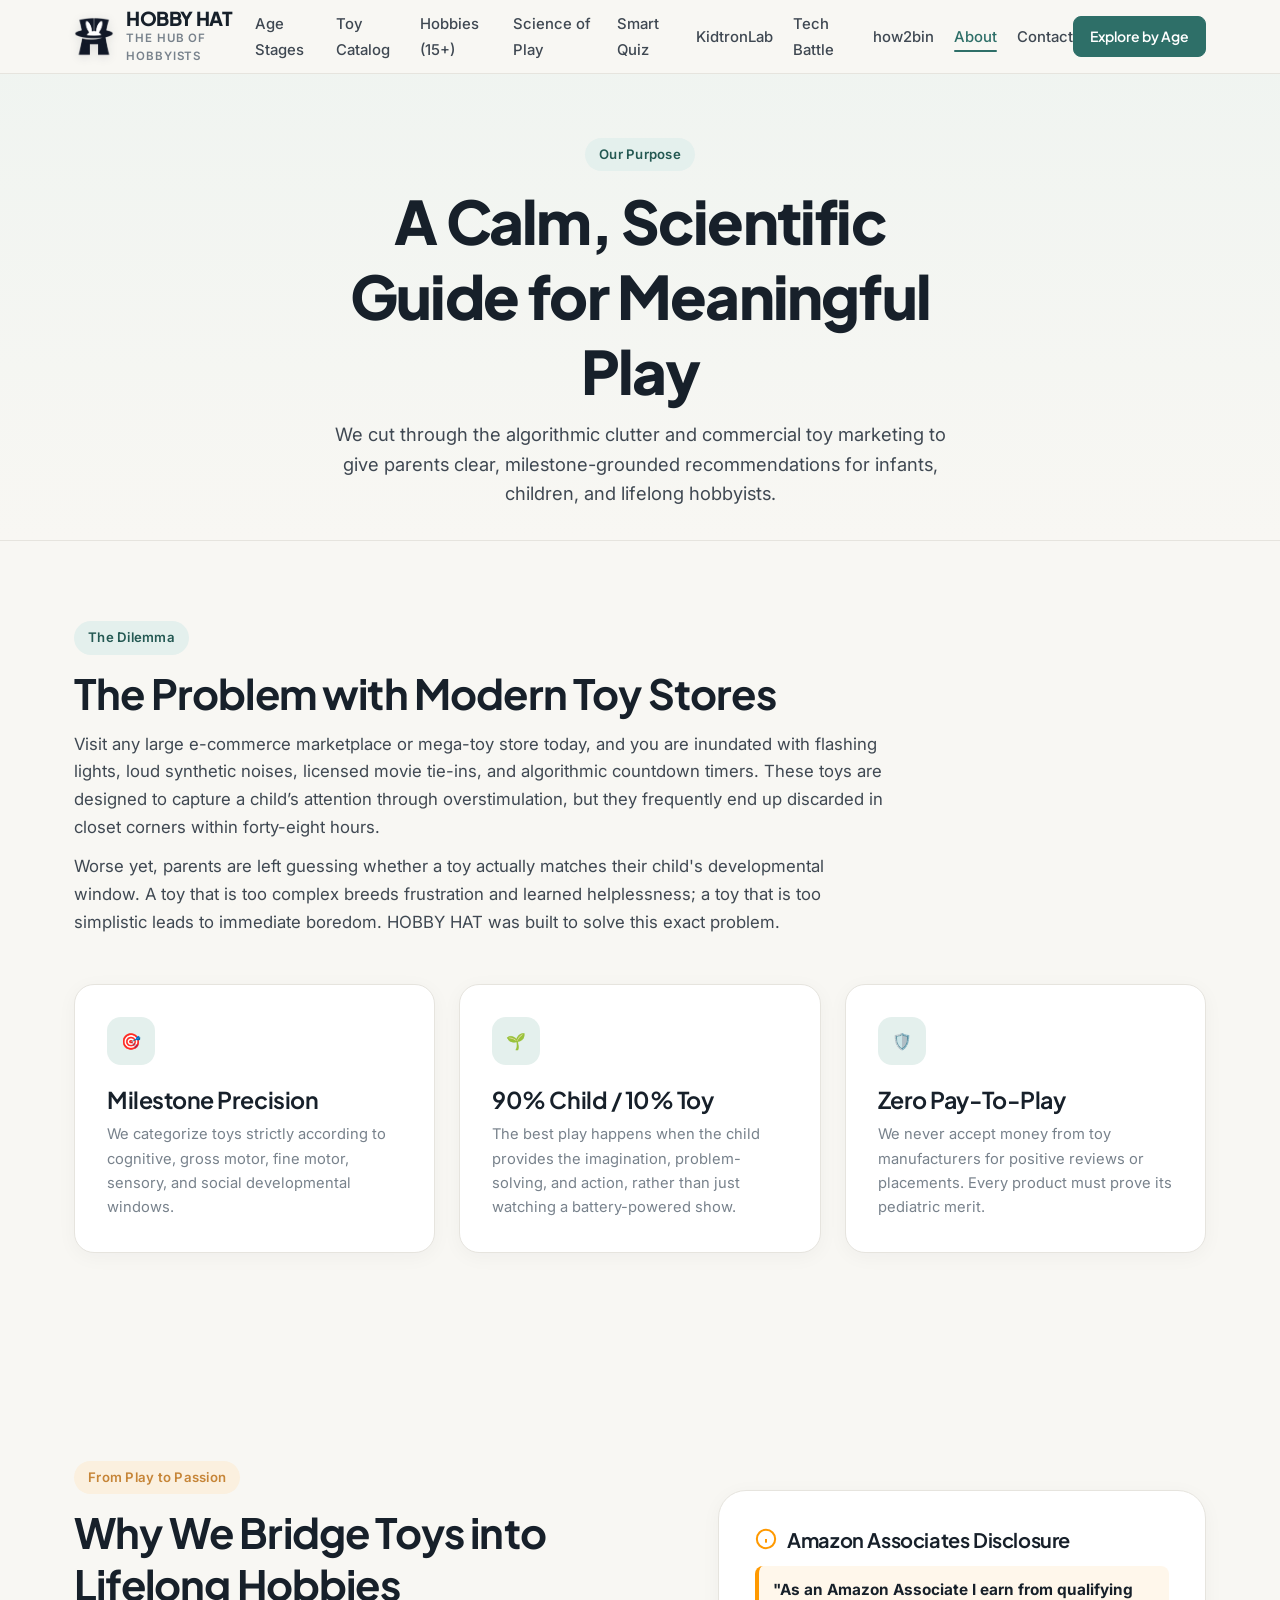
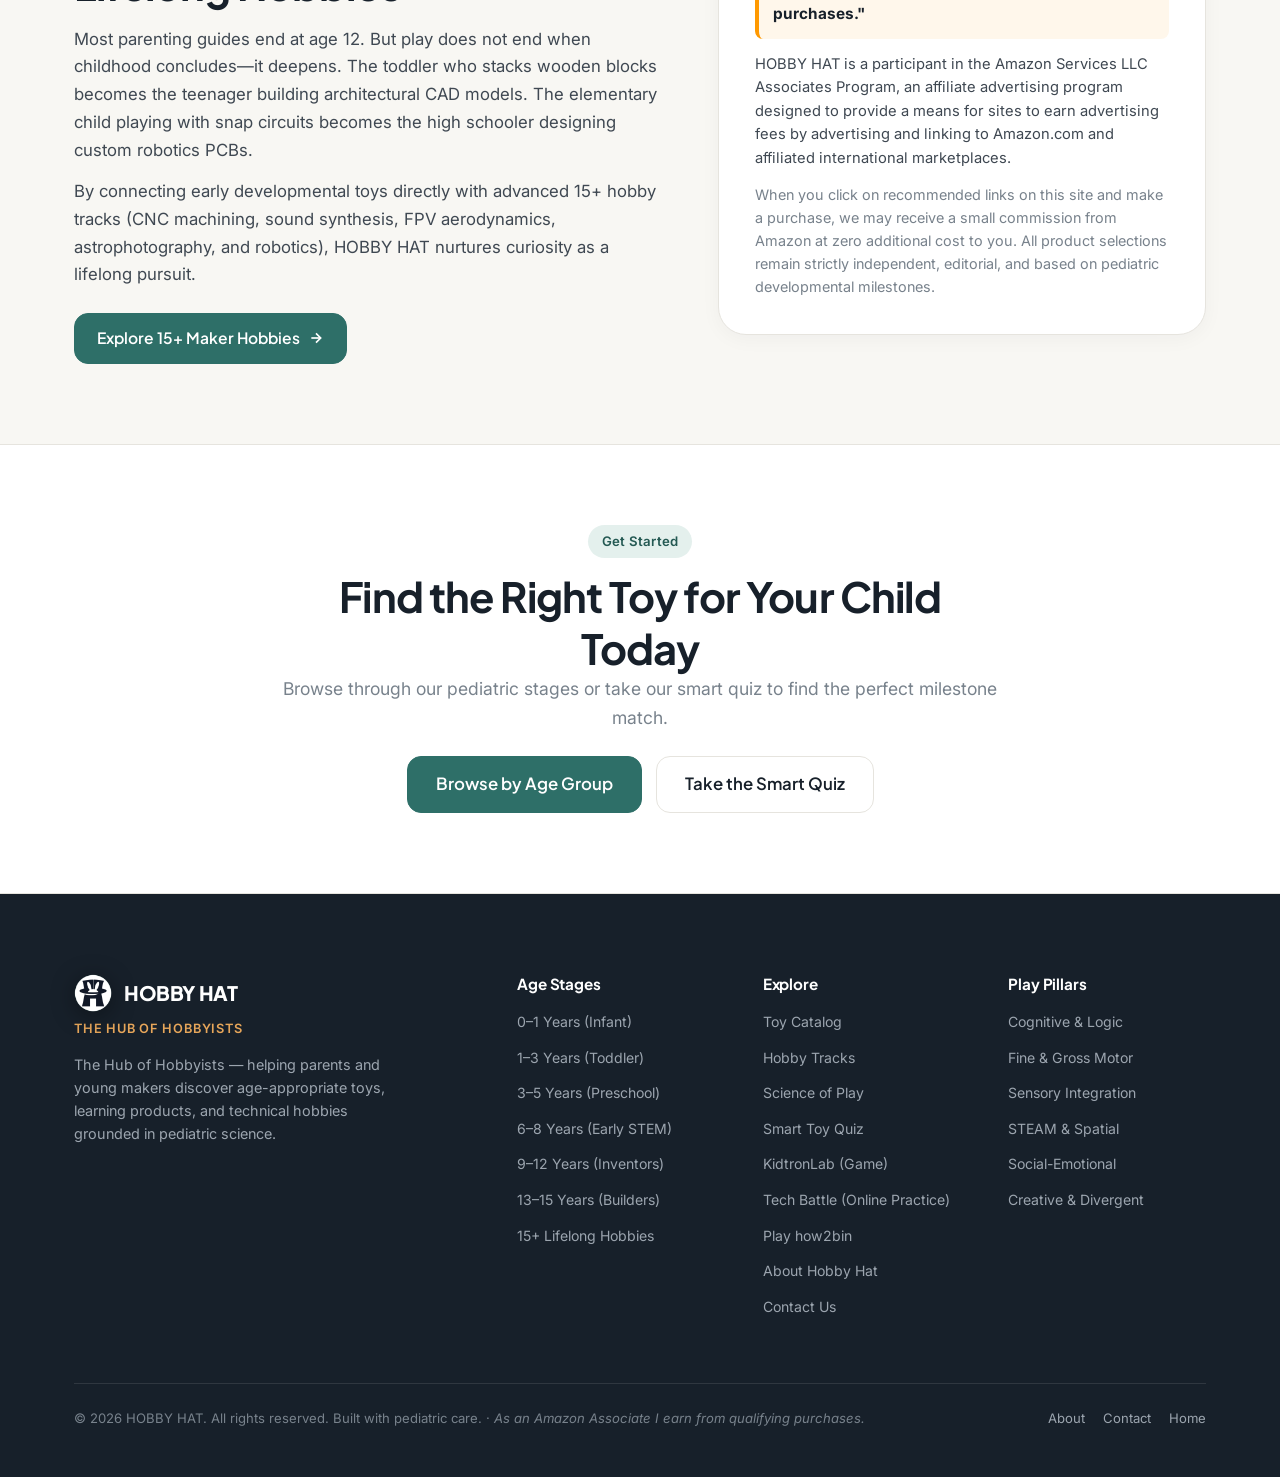
<file: about.html>
<!DOCTYPE html>
<html lang="en">
<head>
  <!-- Google tag (gtm.js) -->
  <script async src="https://www.googletagmanager.com/gtm.js?id=GTM-NL523JTV"></script>
  <script>
    window.dataLayer = window.dataLayer || [];
    function gtag(){dataLayer.push(arguments);}
    gtag('js', new Date());
  </script>
  <meta charset="UTF-8">
  <meta name="viewport" content="width=device-width, initial-scale=1.0">
  <meta http-equiv="X-Content-Type-Options" content="nosniff">
  <meta name="referrer" content="strict-origin-when-cross-origin">
  <title>About Us — HOBBY HAT | The Hub of Hobbyists</title>
  <meta name="description" content="Learn how HOBBY HAT curates age-appropriate, evidence-backed toys and maker hobbies, creators of the Kidtron Lab STEM circuit simulator.">
  <meta name="keywords" content="hobbyhat, hobby hat, kidtronlab, kidtron lab, about hobby hat">
  <link rel="canonical" href="https://rithin-hobbyhat.github.io/hobbyhat/about.html">
  <link rel="stylesheet" href="style.css">
  <link rel="icon" type="image/png" href="assets/brand/favicon.png">
  <script async src="https://pagead2.googlesyndication.com/pagead/js/adsbygoogle.js?client=ca-pub-2387329460020928"
     crossorigin="anonymous"></script>
</head>
<body>

  <!-- ========================================================================
       HEADER & NAVIGATION
       ======================================================================== -->
  <header class="site-header">
    <div class="container header-container">
      <a href="index.html" class="brand-logo" aria-label="HOBBY HAT Home">
        <img src="assets/brand/logo.png" alt="HOBBY HAT Logo" class="brand-logo-img" width="42" height="42">
        <div class="brand-title-wrap">
          <span class="brand-name">HOBBY HAT</span>
          <span class="brand-tagline">The Hub of Hobbyists</span>
        </div>
      </a>

      <nav aria-label="Main Navigation">
        <ul class="nav-links">
          <li><a href="index.html#ages" class="nav-link">Age Stages</a></li>
          <li><a href="index.html#catalog" class="nav-link">Toy Catalog</a></li>
          <li><a href="index.html#hobbies" class="nav-link">Hobbies (15+)</a></li>
          <li><a href="index.html#science" class="nav-link">Science of Play</a></li>
          <li><a href="index.html#quiz" class="nav-link">Smart Quiz</a></li>
          <li><a href="kidtronlab.html" class="nav-link">KidtronLab</a></li>
          <li><a href="tech-battle.html" class="nav-link">Tech Battle</a></li>
          <li><a href="how2bin.html" class="nav-link">how2bin</a></li>
          <li><a href="about.html" class="nav-link active">About</a></li>
          <li><a href="contact.html" class="nav-link">Contact</a></li>
        </ul>
      </nav>

      <div class="header-actions">
        <a href="index.html#ages" class="btn btn-primary btn-sm">Explore by Age</a>
        <button class="mobile-menu-btn" aria-label="Toggle navigation menu" aria-expanded="false">
          <svg width="24" height="24" viewBox="0 0 24 24" fill="none" stroke="currentColor" stroke-width="2" stroke-linecap="round" stroke-linejoin="round"><line x1="3" y1="12" x2="21" y2="12"/><line x1="3" y1="6" x2="21" y2="6"/><line x1="3" y1="18" x2="21" y2="18"/></svg>
        </button>
      </div>
    </div>
  </header>

  <!-- Mobile Drawer Menu -->
  <div class="mobile-nav-drawer" id="mobile-drawer" role="dialog" aria-modal="true" aria-label="Mobile Navigation">
    <div class="mobile-nav-panel">
      <ul class="mobile-nav-links">
        <li><a href="index.html#ages">Age Stages</a></li>
        <li><a href="index.html#catalog">Toy Catalog</a></li>
        <li><a href="index.html#hobbies">Hobbies (15+)</a></li>
        <li><a href="index.html#science">Science of Play</a></li>
        <li><a href="index.html#quiz">Smart Toy Quiz</a></li>
        <li><a href="kidtronlab.html">KidtronLab (Play Game)</a></li>
        <li><a href="tech-battle.html">Tech Battle (Play Online)</a></li>
        <li><a href="how2bin.html">Play how2bin</a></li>
        <li><a href="about.html">About Our Mission</a></li>
        <li><a href="contact.html">Contact Us</a></li>
      </ul>
      <a href="index.html#ages" class="btn btn-primary" style="width: 100%;">Find Toys for My Child</a>
    </div>
  </div>

  <main>
    <!-- Page Hero -->
    <section class="page-hero">
      <div class="container page-hero-content">
        <span class="badge">Our Purpose</span>
        <h1 class="page-title">A Calm, Scientific Guide for Meaningful Play</h1>
        <p class="page-lead">We cut through the algorithmic clutter and commercial toy marketing to give parents clear, milestone-grounded recommendations for infants, children, and lifelong hobbyists.</p>
      </div>
    </section>

    <!-- Why Hobby Hat Exists -->
    <section class="section">
      <div class="container">
        <div class="section-header left-aligned" style="max-width: 820px; margin-bottom: var(--space-7);">
          <span class="badge">The Dilemma</span>
          <h2>The Problem with Modern Toy Stores</h2>
          <p style="margin-top: 12px;">Visit any large e-commerce marketplace or mega-toy store today, and you are inundated with flashing lights, loud synthetic noises, licensed movie tie-ins, and algorithmic countdown timers. These toys are designed to capture a child’s attention through overstimulation, but they frequently end up discarded in closet corners within forty-eight hours.</p>
          <p style="margin-top: 12px;">Worse yet, parents are left guessing whether a toy actually matches their child's developmental window. A toy that is too complex breeds frustration and learned helplessness; a toy that is too simplistic leads to immediate boredom. HOBBY HAT was built to solve this exact problem.</p>
        </div>

        <div class="values-grid">
          <div class="value-card">
            <div class="value-card-icon">🎯</div>
            <h3>Milestone Precision</h3>
            <p style="font-size: 0.92rem; color: var(--color-muted); margin-top: 8px;">We categorize toys strictly according to cognitive, gross motor, fine motor, sensory, and social developmental windows.</p>
          </div>

          <div class="value-card">
            <div class="value-card-icon">🌱</div>
            <h3>90% Child / 10% Toy</h3>
            <p style="font-size: 0.92rem; color: var(--color-muted); margin-top: 8px;">The best play happens when the child provides the imagination, problem-solving, and action, rather than just watching a battery-powered show.</p>
          </div>

          <div class="value-card">
            <div class="value-card-icon">🛡️</div>
            <h3>Zero Pay-To-Play</h3>
            <p style="font-size: 0.92rem; color: var(--color-muted); margin-top: 8px;">We never accept money from toy manufacturers for positive reviews or placements. Every product must prove its pediatric merit.</p>
          </div>
        </div>
      </div>
    </section>


    <!-- The 15+ Bridge -->
    <section class="section">
      <div class="container">
        <div class="hero-grid" style="align-items: center;">
          <div>
            <span class="badge accent">From Play to Passion</span>
            <h2 style="margin-bottom: 16px;">Why We Bridge Toys into Lifelong Hobbies</h2>
            <p style="margin-bottom: 14px;">Most parenting guides end at age 12. But play does not end when childhood concludes—it deepens. The toddler who stacks wooden blocks becomes the teenager building architectural CAD models. The elementary child playing with snap circuits becomes the high schooler designing custom robotics PCBs.</p>
            <p style="margin-bottom: 24px;">By connecting early developmental toys directly with advanced 15+ hobby tracks (CNC machining, sound synthesis, FPV aerodynamics, astrophotography, and robotics), HOBBY HAT nurtures curiosity as a lifelong pursuit.</p>
            <a href="index.html#hobbies" class="btn btn-primary">
              Explore 15+ Maker Hobbies
              <svg width="16" height="16" viewBox="0 0 24 24" fill="none" stroke="currentColor" stroke-width="2.5"><line x1="5" y1="12" x2="19" y2="12"/><polyline points="12 5 19 12 12 19"/></svg>
            </a>
          </div>

          <div style="background-color: var(--color-surface); border: 1px solid var(--color-border); border-radius: var(--radius-xl); padding: 36px; box-shadow: var(--shadow-card);">
            <div style="display: flex; align-items: center; gap: 10px; margin-bottom: 14px;">
              <svg width="22" height="22" viewBox="0 0 24 24" fill="none" stroke="#FF9900" stroke-width="2.2"><circle cx="12" cy="12" r="10"/><line x1="12" y1="16" x2="12" y2="12"/><line x1="12" y1="8" x2="12.01" y2="8"/></svg>
              <h3 style="margin: 0; font-size: 1.25rem;">Amazon Associates Disclosure</h3>
            </div>
            <p style="font-size: 0.96rem; font-weight: 700; color: var(--color-ink); line-height: 1.6; margin-bottom: 14px; padding: 12px 14px; background: rgba(255, 153, 0, 0.08); border-left: 4px solid #FF9900; border-radius: var(--radius-sm);">
              "As an Amazon Associate I earn from qualifying purchases."
            </p>
            <p style="font-size: 0.92rem; color: var(--color-text); line-height: 1.6; margin-bottom: 12px;">
              HOBBY HAT is a participant in the Amazon Services LLC Associates Program, an affiliate advertising program designed to provide a means for sites to earn advertising fees by advertising and linking to Amazon.com and affiliated international marketplaces.
            </p>
            <p style="font-size: 0.90rem; color: var(--color-muted); line-height: 1.6;">
              When you click on recommended links on this site and make a purchase, we may receive a small commission from Amazon at zero additional cost to you. All product selections remain strictly independent, editorial, and based on pediatric developmental milestones.
            </p>
          </div>
        </div>
      </div>
    </section>

    <!-- Call to action -->
    <section class="section section-alt" style="text-align: center;">
      <div class="container">
        <div class="section-header" style="margin-bottom: var(--space-6);">
          <span class="badge">Get Started</span>
          <h2>Find the Right Toy for Your Child Today</h2>
          <p class="section-description">Browse through our pediatric stages or take our smart quiz to find the perfect milestone match.</p>
        </div>
        <div style="display: flex; gap: 14px; justify-content: center; flex-wrap: wrap;">
          <a href="index.html#ages" class="btn btn-primary btn-lg">Browse by Age Group</a>
          <a href="index.html#quiz" class="btn btn-secondary btn-lg">Take the Smart Quiz</a>
        </div>
      </div>
    </section>
  </main>

  <!-- ========================================================================
       FOOTER
       ======================================================================== -->
  <footer class="site-footer">
    <div class="container">
      <div class="footer-grid">
        <div class="footer-brand">
          <div class="footer-brand-header">
            <img src="assets/brand/logo-badge.png" alt="HOBBY HAT Logo" class="footer-brand-logo" width="38" height="38">
            <h3 class="footer-logo-title">HOBBY HAT</h3>
          </div>
          <p class="footer-tagline">The Hub of Hobbyists</p>
          <p class="footer-desc">The Hub of Hobbyists — helping parents and young makers discover age-appropriate toys, learning products, and technical hobbies grounded in pediatric science.</p>
        </div>

        <div>
          <h4 class="footer-col-title">Age Stages</h4>
          <ul class="footer-links">
            <li><a href="index.html#age-0-1">0–1 Years (Infant)</a></li>
            <li><a href="index.html#age-1-3">1–3 Years (Toddler)</a></li>
            <li><a href="index.html#age-3-5">3–5 Years (Preschool)</a></li>
            <li><a href="index.html#age-6-8">6–8 Years (Early STEM)</a></li>
            <li><a href="index.html#age-9-12">9–12 Years (Inventors)</a></li>
            <li><a href="index.html#age-13-15">13–15 Years (Builders)</a></li>
            <li><a href="index.html#hobbies">15+ Lifelong Hobbies</a></li>
          </ul>
        </div>

        <div>
          <h4 class="footer-col-title">Explore</h4>
          <ul class="footer-links">
            <li><a href="index.html#catalog">Toy Catalog</a></li>
            <li><a href="index.html#hobbies">Hobby Tracks</a></li>
            <li><a href="index.html#science">Science of Play</a></li>
            <li><a href="index.html#quiz">Smart Toy Quiz</a></li>
            <li><a href="kidtronlab.html">KidtronLab (Game)</a></li>
            <li><a href="tech-battle.html">Tech Battle (Online Practice)</a></li>
            <li><a href="how2bin.html">Play how2bin</a></li>
            <li><a href="about.html">About Hobby Hat</a></li>
            <li><a href="contact.html">Contact Us</a></li>
          </ul>
        </div>

        <div>
          <h4 class="footer-col-title">Play Pillars</h4>
          <ul class="footer-links">
            <li><a href="index.html#science">Cognitive & Logic</a></li>
            <li><a href="index.html#science">Fine & Gross Motor</a></li>
            <li><a href="index.html#science">Sensory Integration</a></li>
            <li><a href="index.html#science">STEAM & Spatial</a></li>
            <li><a href="index.html#science">Social-Emotional</a></li>
            <li><a href="index.html#science">Creative & Divergent</a></li>
          </ul>
        </div>
      </div>

      <div class="footer-bottom">
        <div>© 2026 HOBBY HAT. All rights reserved. Built with pediatric care. · <em>As an Amazon Associate I earn from qualifying purchases.</em></div>
        <div style="display: flex; gap: 18px;">
          <a href="about.html">About</a>
          <a href="contact.html">Contact</a>
          <a href="index.html">Home</a>
        </div>
      </div>
    </div>
  </footer>

  <script src="script.js"></script>
</body>
</html>
</file>
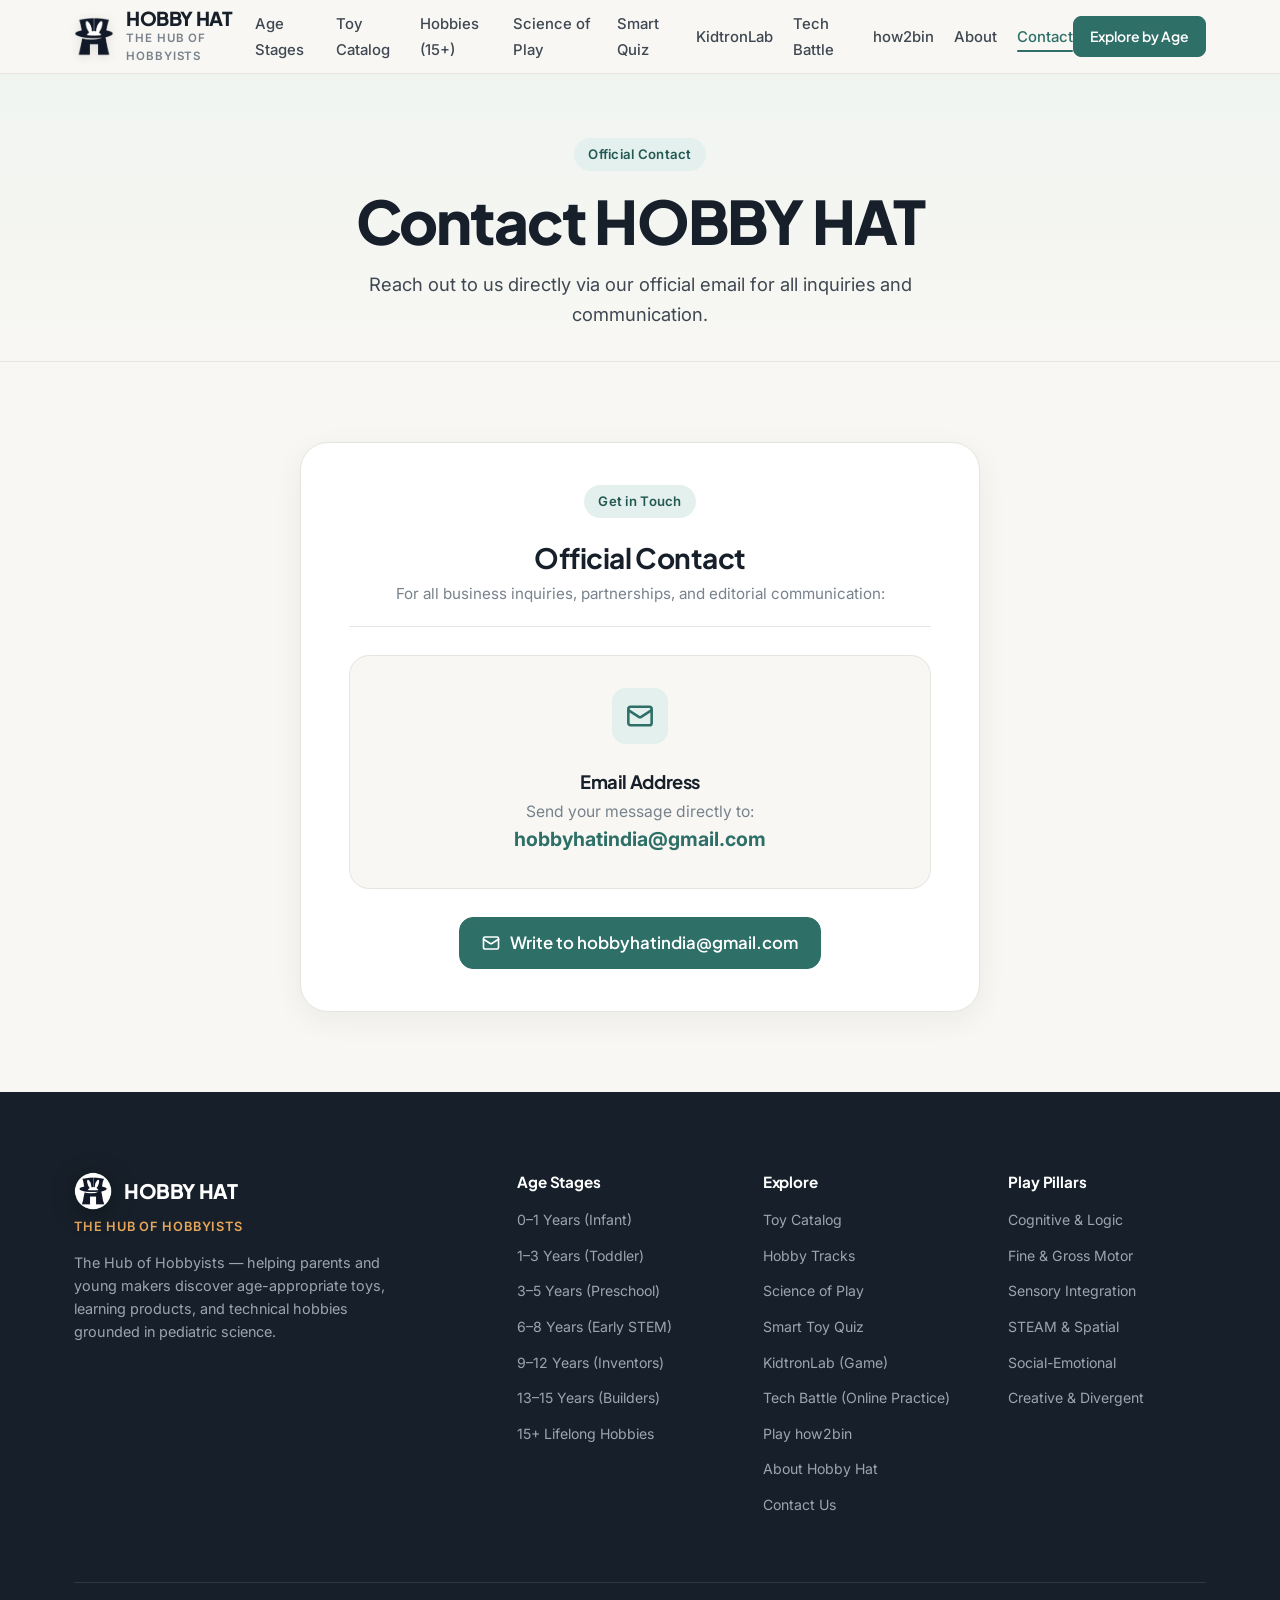
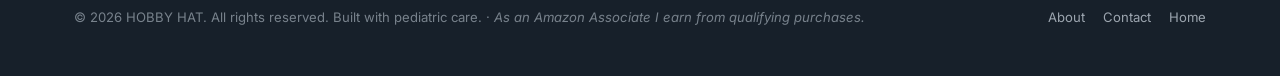
<file: contact.html>
<!DOCTYPE html>
<html lang="en">

<head>
  <!-- Google tag (gtm.js) -->
  <script async src="https://www.googletagmanager.com/gtm.js?id=GTM-NL523JTV"></script>
  <script>
    window.dataLayer = window.dataLayer || [];
    function gtag(){dataLayer.push(arguments);}
    gtag('js', new Date());
  </script>
  <meta charset="UTF-8">
  <meta name="viewport" content="width=device-width, initial-scale=1.0">
  <meta http-equiv="X-Content-Type-Options" content="nosniff">
  <meta name="referrer" content="strict-origin-when-cross-origin">
  <title>Contact Us — HOBBY HAT | The Hub of Hobbyists</title>
  <meta name="description"
    content="Have a pediatric toy suggestion, developmental question, or feedback for HOBBY HAT and Kidtron Lab? Connect directly with our team.">
  <meta name="keywords" content="hobbyhat, hobby hat, kidtronlab, kidtron lab, contact hobby hat">
  <link rel="canonical" href="https://rithin-hobbyhat.github.io/hobbyhat/contact.html">
  <link rel="stylesheet" href="style.css">
  <link rel="icon" type="image/png" href="assets/brand/favicon.png">
  <script async src="https://pagead2.googlesyndication.com/pagead/js/adsbygoogle.js?client=ca-pub-2387329460020928"
     crossorigin="anonymous"></script>
</head>

<body>

  <!-- ========================================================================
       HEADER & NAVIGATION
       ======================================================================== -->
  <header class="site-header">
    <div class="container header-container">
      <a href="index.html" class="brand-logo" aria-label="HOBBY HAT Home">
        <img src="assets/brand/logo.png" alt="HOBBY HAT Logo" class="brand-logo-img" width="42" height="42">
        <div class="brand-title-wrap">
          <span class="brand-name">HOBBY HAT</span>
          <span class="brand-tagline">The Hub of Hobbyists</span>
        </div>
      </a>

      <nav aria-label="Main Navigation">
        <ul class="nav-links">
          <li><a href="index.html#ages" class="nav-link">Age Stages</a></li>
          <li><a href="index.html#catalog" class="nav-link">Toy Catalog</a></li>
          <li><a href="index.html#hobbies" class="nav-link">Hobbies (15+)</a></li>
          <li><a href="index.html#science" class="nav-link">Science of Play</a></li>
          <li><a href="index.html#quiz" class="nav-link">Smart Quiz</a></li>
          <li><a href="kidtronlab.html" class="nav-link">KidtronLab</a></li>
          <li><a href="tech-battle.html" class="nav-link">Tech Battle</a></li>
          <li><a href="how2bin.html" class="nav-link">how2bin</a></li>
          <li><a href="about.html" class="nav-link">About</a></li>
          <li><a href="contact.html" class="nav-link active">Contact</a></li>
        </ul>
      </nav>

      <div class="header-actions">
        <a href="index.html#ages" class="btn btn-primary btn-sm">Explore by Age</a>
        <button class="mobile-menu-btn" aria-label="Toggle navigation menu" aria-expanded="false">
          <svg width="24" height="24" viewBox="0 0 24 24" fill="none" stroke="currentColor" stroke-width="2"
            stroke-linecap="round" stroke-linejoin="round">
            <line x1="3" y1="12" x2="21" y2="12" />
            <line x1="3" y1="6" x2="21" y2="6" />
            <line x1="3" y1="18" x2="21" y2="18" />
          </svg>
        </button>
      </div>
    </div>
  </header>

  <!-- Mobile Drawer Menu -->
  <div class="mobile-nav-drawer" id="mobile-drawer" role="dialog" aria-modal="true" aria-label="Mobile Navigation">
    <div class="mobile-nav-panel">
      <ul class="mobile-nav-links">
        <li><a href="index.html#ages">Age Stages</a></li>
        <li><a href="index.html#catalog">Toy Catalog</a></li>
        <li><a href="index.html#hobbies">Hobbies (15+)</a></li>
        <li><a href="index.html#science">Science of Play</a></li>
        <li><a href="index.html#quiz">Smart Toy Quiz</a></li>
        <li><a href="kidtronlab.html">KidtronLab (Play Game)</a></li>
        <li><a href="tech-battle.html">Tech Battle (Play Online)</a></li>
        <li><a href="how2bin.html">Play how2bin</a></li>
        <li><a href="about.html">About Our Mission</a></li>
        <li><a href="contact.html">Contact Us</a></li>
      </ul>
      <a href="index.html#ages" class="btn btn-primary" style="width: 100%;">Find Toys for My Child</a>
    </div>
  </div>

  <main>
    <!-- Page Hero -->
    <section class="page-hero">
      <div class="container page-hero-content">
        <span class="badge">Official Contact</span>
        <h1 class="page-title">Contact HOBBY HAT</h1>
        <p class="page-lead">Reach out to us directly via our official email for all inquiries and communication.</p>
      </div>
    </section>

    <!-- Contact Information Section -->
    <section class="section">
      <div class="container">
        <div class="contact-layout">
          <div class="contact-info-card">
            <div class="contact-card-header" style="text-align: center;">
              <span class="badge">Get in Touch</span>
              <h2 style="font-size: 1.75rem; margin-top: 10px; color: var(--color-ink);">Official Contact</h2>
              <p style="font-size: 0.95rem; color: var(--color-muted); margin-top: 6px;">For all business inquiries,
                partnerships, and editorial communication:</p>
            </div>

            <div class="contact-details-grid">
              <!-- Official Email -->
              <div class="contact-detail-box contact-detail-centered">
                <div class="contact-icon-wrapper" style="width: 56px; height: 56px; margin-bottom: 8px;">
                  <svg width="28" height="28" viewBox="0 0 24 24" fill="none" stroke="currentColor" stroke-width="2.2"
                    stroke-linecap="round" stroke-linejoin="round">
                    <rect width="20" height="16" x="2" y="4" rx="2" />
                    <path d="m22 7-8.97 5.7a1.94 1.94 0 0 1-2.06 0L2 7" />
                  </svg>
                </div>
                <div class="contact-detail-text">
                  <h3>Email Address</h3>
                  <p>Send your message directly to:</p>
                  <p class="contact-email-wrap">
                    <a href="mailto:hobbyhatindia@gmail.com" class="contact-email-link"
                      aria-label="Email hobbyhatindia@gmail.com">hobbyhatindia<wbr>@gmail.com</a>
                  </p>
                </div>
              </div>
            </div>

            <div class="contact-btn-wrap">
              <a href="mailto:hobbyhatindia@gmail.com" class="btn btn-primary btn-lg contact-action-btn"
                aria-label="Send email to hobbyhatindia@gmail.com">
                <svg width="18" height="18" viewBox="0 0 24 24" fill="none" stroke="currentColor" stroke-width="2.2"
                  stroke-linecap="round" stroke-linejoin="round">
                  <rect width="20" height="16" x="2" y="4" rx="2" />
                  <path d="m22 7-8.97 5.7a1.94 1.94 0 0 1-2.06 0L2 7" />
                </svg>
                <span class="btn-text-full">Write to hobbyhatindia@gmail.com</span>
                <span class="btn-text-short">Send Us an Email</span>
              </a>
            </div>
          </div>
        </div>
      </div>
    </section>
  </main>

  <!-- ========================================================================
       FOOTER
       ======================================================================== -->
  <footer class="site-footer">
    <div class="container">
      <div class="footer-grid">
        <div class="footer-brand">
          <div class="footer-brand-header">
            <img src="assets/brand/logo-badge.png" alt="HOBBY HAT Logo" class="footer-brand-logo" width="38"
              height="38">
            <h3 class="footer-logo-title">HOBBY HAT</h3>
          </div>
          <p class="footer-tagline">The Hub of Hobbyists</p>
          <p class="footer-desc">The Hub of Hobbyists — helping parents and young makers discover age-appropriate toys,
            learning products, and technical hobbies grounded in pediatric science.</p>
        </div>

        <div>
          <h4 class="footer-col-title">Age Stages</h4>
          <ul class="footer-links">
            <li><a href="index.html#age-0-1">0–1 Years (Infant)</a></li>
            <li><a href="index.html#age-1-3">1–3 Years (Toddler)</a></li>
            <li><a href="index.html#age-3-5">3–5 Years (Preschool)</a></li>
            <li><a href="index.html#age-6-8">6–8 Years (Early STEM)</a></li>
            <li><a href="index.html#age-9-12">9–12 Years (Inventors)</a></li>
            <li><a href="index.html#age-13-15">13–15 Years (Builders)</a></li>
            <li><a href="index.html#hobbies">15+ Lifelong Hobbies</a></li>
          </ul>
        </div>

        <div>
          <h4 class="footer-col-title">Explore</h4>
          <ul class="footer-links">
            <li><a href="index.html#catalog">Toy Catalog</a></li>
            <li><a href="index.html#hobbies">Hobby Tracks</a></li>
            <li><a href="index.html#science">Science of Play</a></li>
            <li><a href="index.html#quiz">Smart Toy Quiz</a></li>
            <li><a href="kidtronlab.html">KidtronLab (Game)</a></li>
            <li><a href="tech-battle.html">Tech Battle (Online Practice)</a></li>
            <li><a href="how2bin.html">Play how2bin</a></li>
            <li><a href="about.html">About Hobby Hat</a></li>
            <li><a href="contact.html">Contact Us</a></li>
          </ul>
        </div>

        <div>
          <h4 class="footer-col-title">Play Pillars</h4>
          <ul class="footer-links">
            <li><a href="index.html#science">Cognitive & Logic</a></li>
            <li><a href="index.html#science">Fine & Gross Motor</a></li>
            <li><a href="index.html#science">Sensory Integration</a></li>
            <li><a href="index.html#science">STEAM & Spatial</a></li>
            <li><a href="index.html#science">Social-Emotional</a></li>
            <li><a href="index.html#science">Creative & Divergent</a></li>
          </ul>
        </div>
      </div>

      <div class="footer-bottom">
        <div>© 2026 HOBBY HAT. All rights reserved. Built with pediatric care. · <em>As an Amazon Associate I earn from
            qualifying purchases.</em></div>
        <div style="display: flex; gap: 18px;">
          <a href="about.html">About</a>
          <a href="contact.html">Contact</a>
          <a href="index.html">Home</a>
        </div>
      </div>
    </div>
  </footer>

  <script src="script.js"></script>
</body>

</html>
</file>
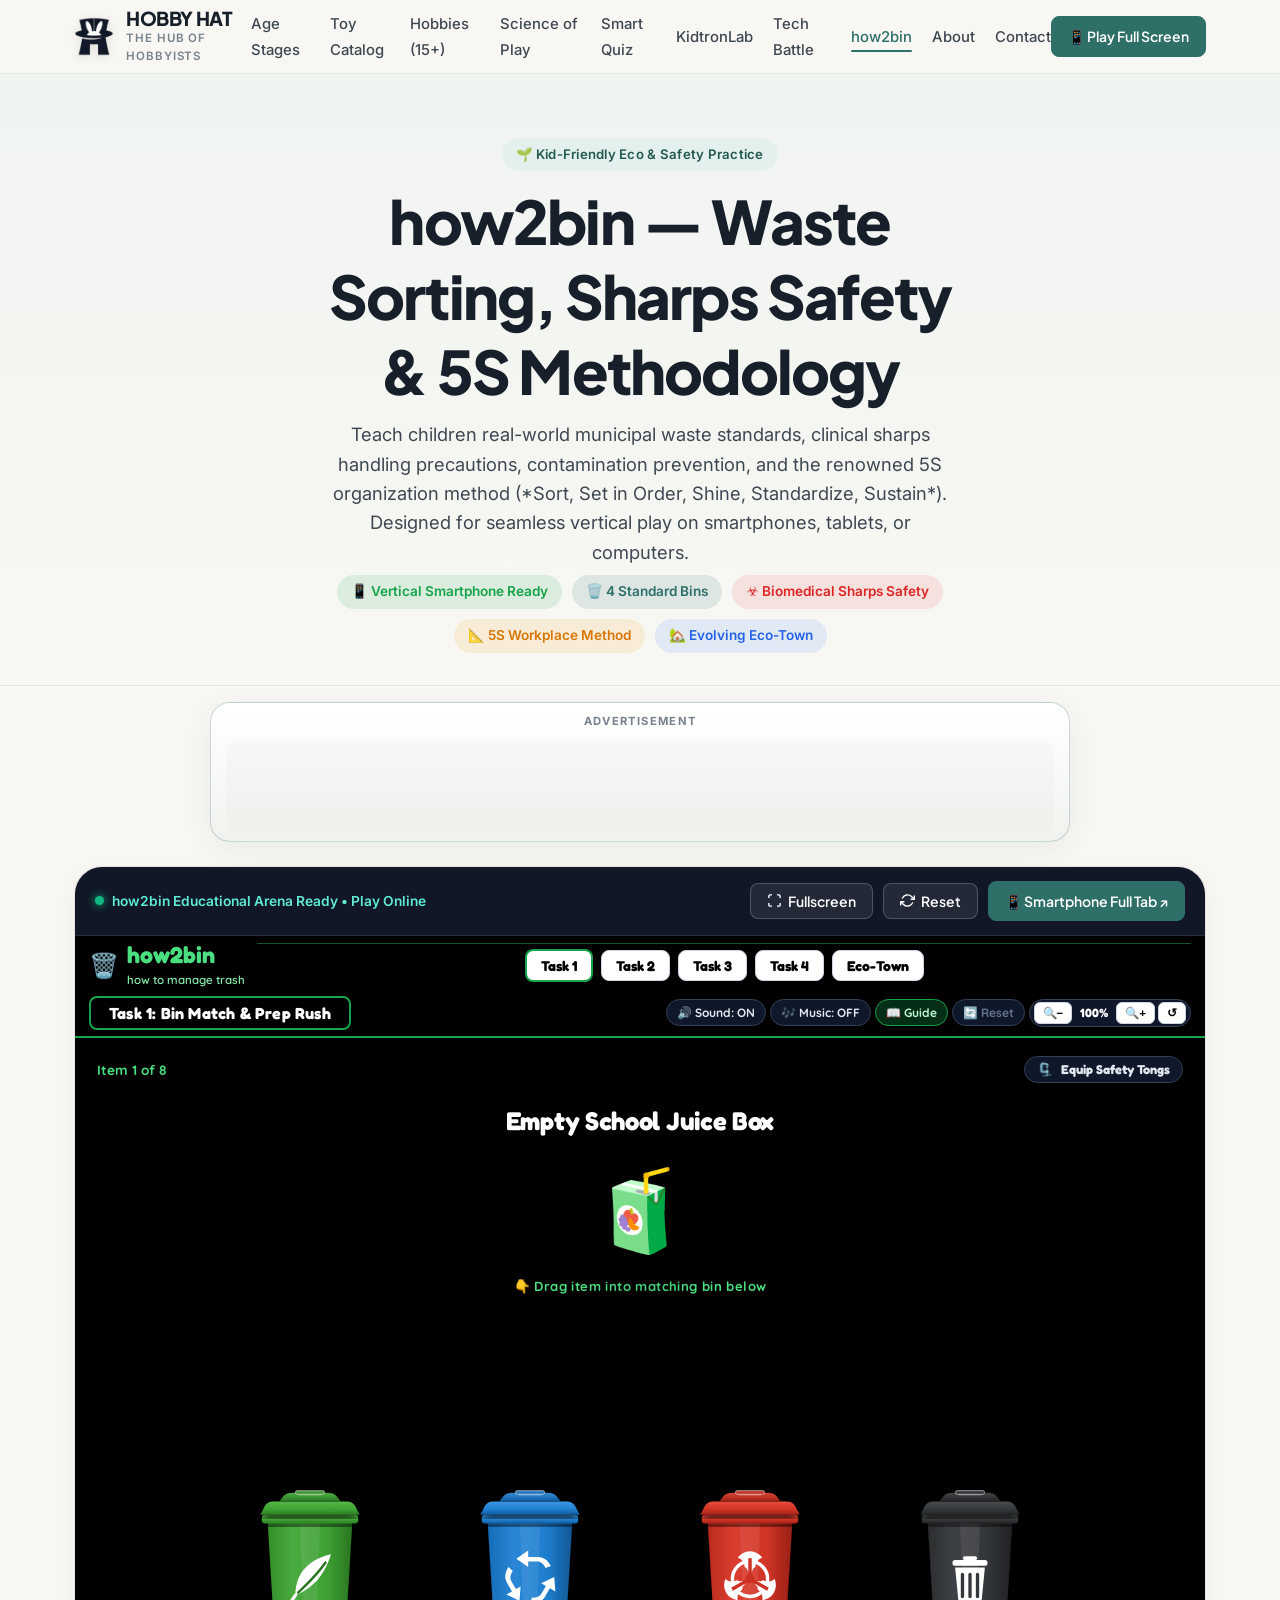
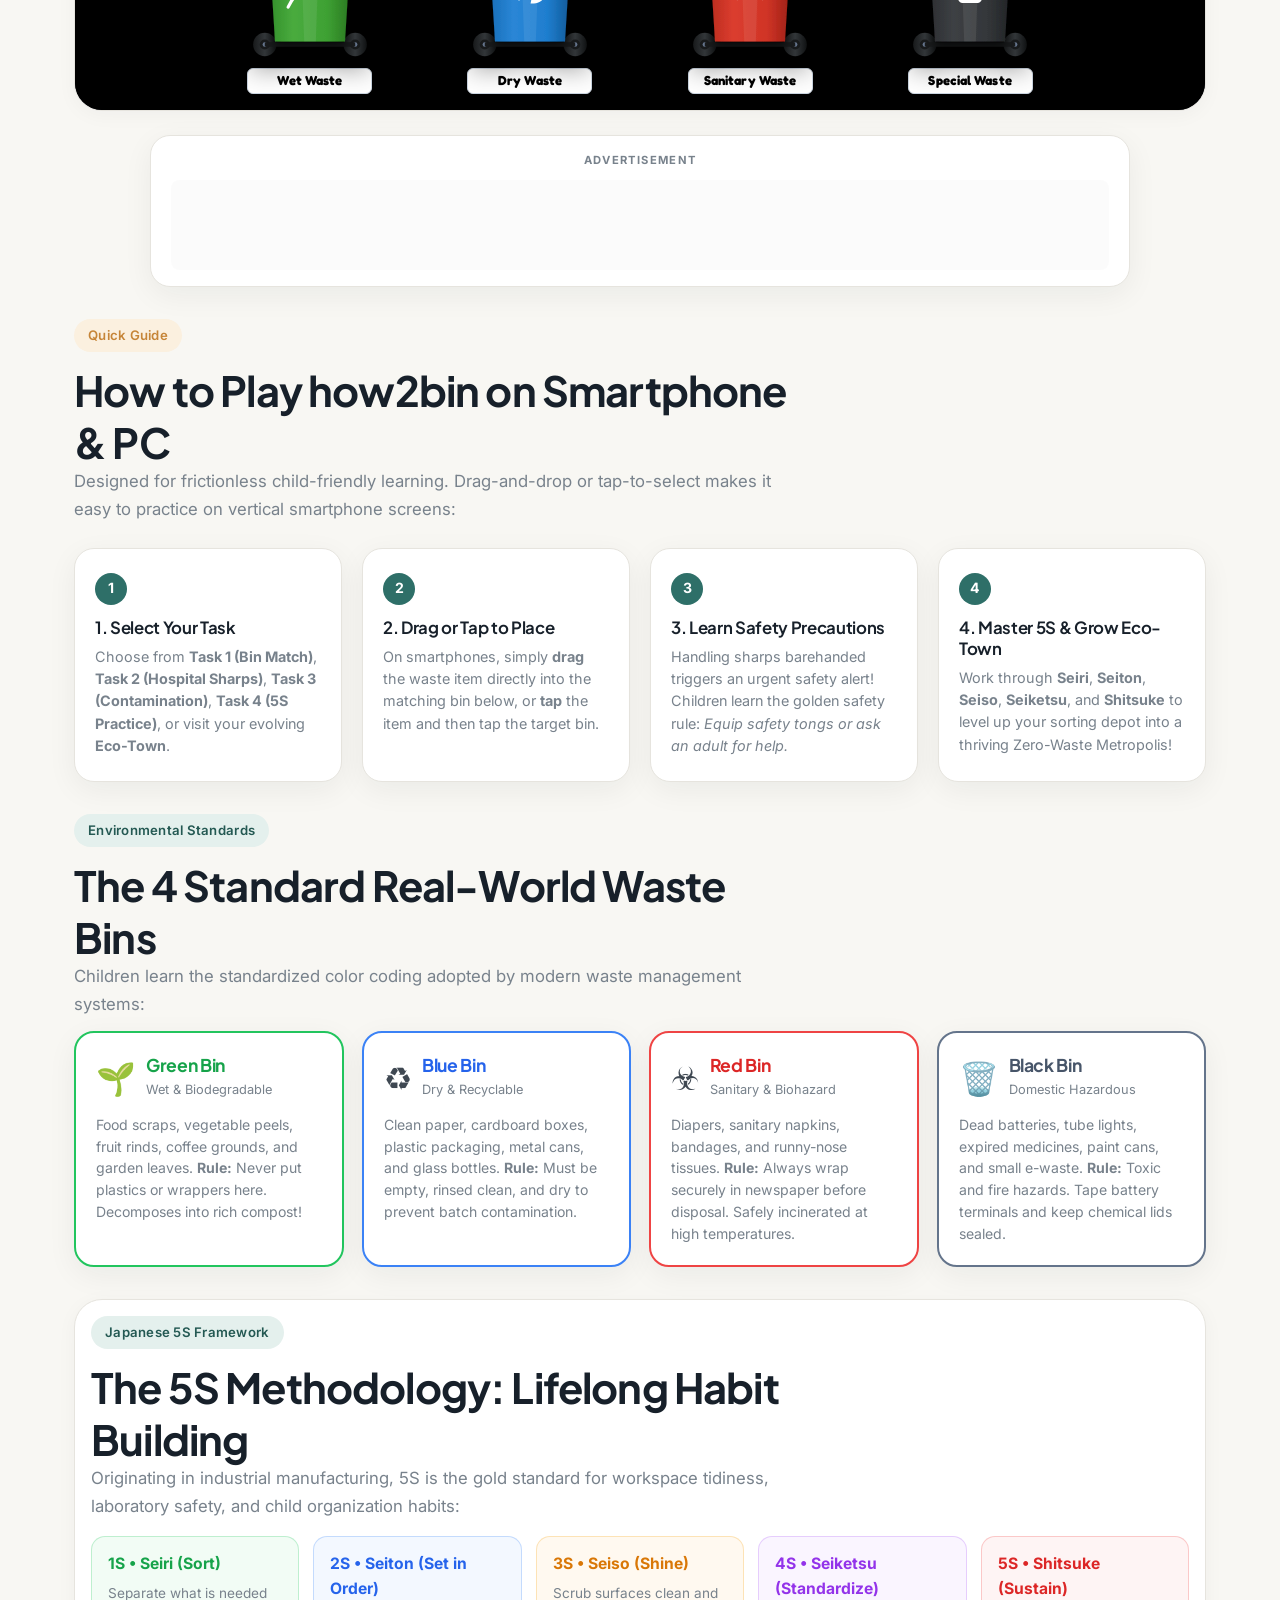
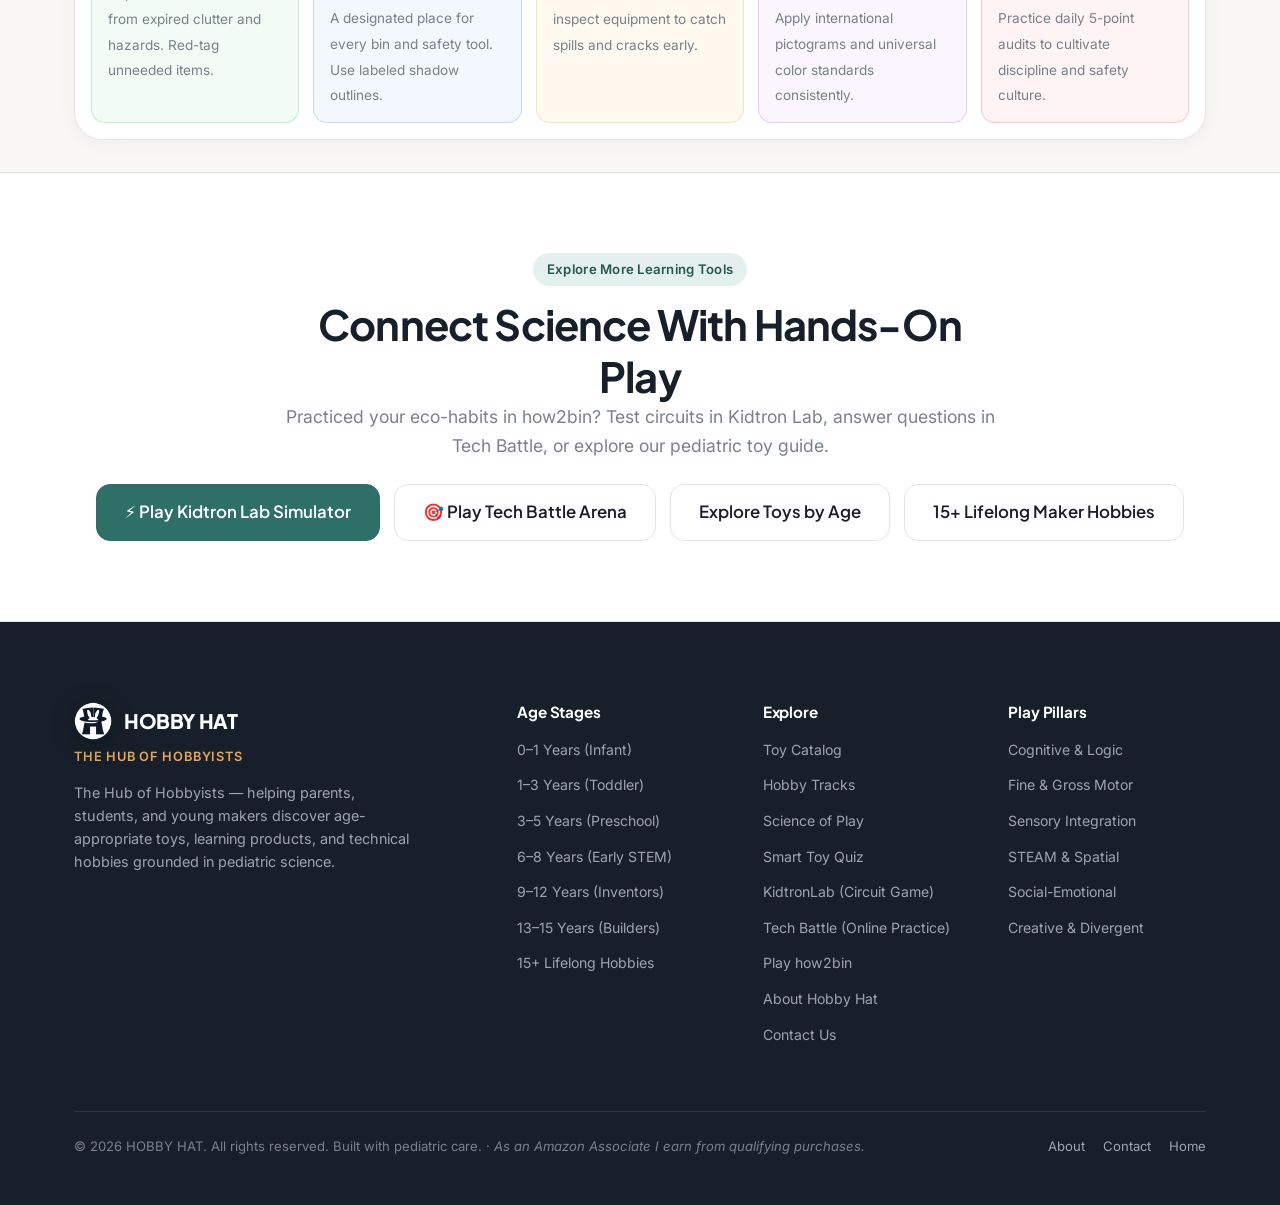
<file: how2bin.html>
<!DOCTYPE html>
<html lang="en">
<head>
  <!-- Google tag (gtm.js) -->
  <script async src="https://www.googletagmanager.com/gtm.js?id=GTM-NL523JTV"></script>
  <script>
    window.dataLayer = window.dataLayer || [];
    function gtag(){dataLayer.push(arguments);}
    gtag('js', new Date());
  </script>
  <meta charset="UTF-8">
  <meta name="viewport" content="width=device-width, initial-scale=1.0">
  <meta http-equiv="X-Content-Type-Options" content="nosniff">
  <meta name="referrer" content="strict-origin-when-cross-origin">
  <title>how2bin — Waste Sorting, Sharps Safety & 5S Methodology Game | HOBBY HAT</title>
  <meta name="description" content="Play how2bin online on smartphone or computer on HOBBY HAT. A kid-friendly educational game teaching waste sorting into 4 standard bins, clinical sharps safety, contamination detection, and the Japanese 5S methodology.">
  <meta name="keywords" content="how2bin, waste sorting game, 5s methodology, 5s for kids, recycling game, biomedical waste, sharps safety, green bin, blue bin, red bin, black bin, hobby hat educational games">
  <link rel="canonical" href="https://rithin-hobbyhat.github.io/hobbyhat/how2bin.html">
  <meta property="og:title" content="how2bin — Waste Sorting, Sharps Safety & 5S Methodology Game | HOBBY HAT">
  <meta property="og:description" content="Interactive online how2bin game on HOBBY HAT. Learn municipal waste bins, hospital sharps safety, and the 5S method with smartphone vertical play!">
  <meta property="og:type" content="website">
  <meta property="og:url" content="https://rithin-hobbyhat.github.io/hobbyhat/how2bin.html">
  <meta property="og:image" content="https://rithin-hobbyhat.github.io/hobbyhat/assets/brand/logo.png">
  <meta name="twitter:card" content="summary">
  <meta name="twitter:title" content="how2bin — Waste Sorting & 5S Safety Game">
  <meta name="twitter:description" content="Play how2bin online: 4 standard waste bins, biomedical sharps safety, contamination detective, and 5S methodology.">
  <link rel="stylesheet" href="style.css">
  <link rel="icon" type="image/png" href="assets/brand/favicon.png">
  <script type="application/ld+json">
  {
    "@context": "https://schema.org",
    "@graph": [
      {
        "@type": "WebApplication",
        "@id": "https://rithin-hobbyhat.github.io/hobbyhat/how2bin.html#game",
        "name": "how2bin",
        "alternateName": ["how2bin Waste Sorting Game", "5S Methodology Educational Game", "how to manage trash"],
        "url": "https://rithin-hobbyhat.github.io/hobbyhat/how2bin.html",
        "applicationCategory": "EducationalGame",
        "operatingSystem": "All modern browsers (Android, iOS, Windows, Mac)",
        "browserRequirements": "Requires JavaScript and HTML5",
        "genre": ["Educational Game", "Environmental Science", "5S Organization", "Child Safety"],
        "keywords": "how2bin, waste sorting, 5s methodology, recycling game, biomedical sharps, hobby hat",
        "description": "Play how2bin online on your smartphone or PC. Master waste sorting across the 4 standard municipal bins, handle clinical sharps safely, detect recycling contaminants, and practice 5S organization.",
        "offers": {
          "@type": "Offer",
          "price": "0",
          "priceCurrency": "USD"
        },
        "publisher": {
          "@type": "Organization",
          "name": "HOBBY HAT",
          "url": "https://rithin-hobbyhat.github.io/hobbyhat/"
        }
      },
      {
        "@type": "BreadcrumbList",
        "itemListElement": [
          {
            "@type": "ListItem",
            "position": 1,
            "name": "Home",
            "item": "https://rithin-hobbyhat.github.io/hobbyhat/"
          },
          {
            "@type": "ListItem",
            "position": 2,
            "name": "how2bin",
            "item": "https://rithin-hobbyhat.github.io/hobbyhat/how2bin.html"
          }
        ]
      }
    ]
  }
  </script>
  <!-- Google AdSense script -->
  <script async src="https://pagead2.googlesyndication.com/pagead/js/adsbygoogle.js?client=ca-pub-2387329460020928"
     crossorigin="anonymous"></script>
</head>
<body>

  <!-- ========================================================================
       HEADER & NAVIGATION
       ======================================================================== -->
  <header class="site-header">
    <div class="container header-container">
      <a href="index.html" class="brand-logo" aria-label="HOBBY HAT Home">
        <img src="assets/brand/logo.png" alt="HOBBY HAT Logo" class="brand-logo-img" width="42" height="42">
        <div class="brand-title-wrap">
          <span class="brand-name">HOBBY HAT</span>
          <span class="brand-tagline">The Hub of Hobbyists</span>
        </div>
      </a>

      <nav aria-label="Main Navigation">
        <ul class="nav-links">
          <li><a href="index.html#ages" class="nav-link">Age Stages</a></li>
          <li><a href="index.html#catalog" class="nav-link">Toy Catalog</a></li>
          <li><a href="index.html#hobbies" class="nav-link">Hobbies (15+)</a></li>
          <li><a href="index.html#science" class="nav-link">Science of Play</a></li>
          <li><a href="index.html#quiz" class="nav-link">Smart Quiz</a></li>
          <li><a href="kidtronlab.html" class="nav-link">KidtronLab</a></li>
          <li><a href="tech-battle.html" class="nav-link">Tech Battle</a></li>
          <li><a href="how2bin.html" class="nav-link active">how2bin</a></li>
          <li><a href="about.html" class="nav-link">About</a></li>
          <li><a href="contact.html" class="nav-link">Contact</a></li>
        </ul>
      </nav>

      <div class="header-actions">
        <a href="how2bin/index.html" target="_blank" rel="noopener" class="btn btn-primary btn-sm" style="display: inline-flex; align-items: center; gap: 5px;">
          <span>📱 Play Full Screen</span>
        </a>
        <button class="mobile-menu-btn" aria-label="Toggle navigation menu" aria-expanded="false">
          <svg width="24" height="24" viewBox="0 0 24 24" fill="none" stroke="currentColor" stroke-width="2" stroke-linecap="round" stroke-linejoin="round"><line x1="3" y1="12" x2="21" y2="12"/><line x1="3" y1="6" x2="21" y2="6"/><line x1="3" y1="18" x2="21" y2="18"/></svg>
        </button>
      </div>
    </div>
  </header>

  <!-- Mobile Drawer Menu -->
  <div class="mobile-nav-drawer" id="mobile-drawer" role="dialog" aria-modal="true" aria-label="Mobile Navigation">
    <div class="mobile-nav-panel">
      <ul class="mobile-nav-links">
        <li><a href="index.html#ages">Age Stages</a></li>
        <li><a href="index.html#catalog">Toy Catalog</a></li>
        <li><a href="index.html#hobbies">Hobbies (15+)</a></li>
        <li><a href="index.html#science">Science of Play</a></li>
        <li><a href="index.html#quiz">Smart Toy Quiz</a></li>
        <li><a href="kidtronlab.html">KidtronLab (Play Game)</a></li>
        <li><a href="tech-battle.html">Tech Battle (Play Online)</a></li>
        <li><a href="how2bin.html" class="active">Play how2bin</a></li>
        <li><a href="about.html">About Our Mission</a></li>
        <li><a href="contact.html">Contact Us</a></li>
      </ul>
      <a href="how2bin/index.html" target="_blank" rel="noopener" class="btn btn-primary" style="width: 100%; text-align: center; margin-top: 10px;">🗑️ Launch how2bin Arena</a>
    </div>
  </div>

  <main>
    <!-- Page Hero -->
    <section class="page-hero">
      <div class="container page-hero-content">
        <span class="badge">🌱 Kid-Friendly Eco & Safety Practice</span>
        <h1 class="page-title">how2bin — Waste Sorting, Sharps Safety & 5S Methodology</h1>
        <p class="page-lead">Teach children real-world municipal waste standards, clinical sharps handling precautions, contamination prevention, and the renowned 5S organization method (*Sort, Set in Order, Shine, Standardize, Sustain*). Designed for seamless vertical play on smartphones, tablets, or computers.</p>
        
        <div style="display: flex; gap: 10px; justify-content: center; flex-wrap: wrap; margin-top: var(--space-3);">
          <span style="display: inline-flex; align-items: center; gap: 6px; padding: 6px 14px; border-radius: 999px; background: rgba(22,163,74,0.12); color: #16a34a; font-weight: 600; font-size: 0.85rem;">
            📱 Vertical Smartphone Ready
          </span>
          <span style="display: inline-flex; align-items: center; gap: 6px; padding: 6px 14px; border-radius: 999px; background: rgba(46,111,104,0.12); color: #2E6F68; font-weight: 600; font-size: 0.85rem;">
            🗑️ 4 Standard Bins
          </span>
          <span style="display: inline-flex; align-items: center; gap: 6px; padding: 6px 14px; border-radius: 999px; background: rgba(239,68,68,0.12); color: #dc2626; font-weight: 600; font-size: 0.85rem;">
            ☣️ Biomedical Sharps Safety
          </span>
          <span style="display: inline-flex; align-items: center; gap: 6px; padding: 6px 14px; border-radius: 999px; background: rgba(245,158,11,0.12); color: #d97706; font-weight: 600; font-size: 0.85rem;">
            📐 5S Workplace Method
          </span>
          <span style="display: inline-flex; align-items: center; gap: 6px; padding: 6px 14px; border-radius: 999px; background: rgba(59,130,246,0.12); color: #2563eb; font-weight: 600; font-size: 0.85rem;">
            🏡 Evolving Eco-Town
          </span>
        </div>
      </div>
    </section>

    <!-- Game Arena Section -->
    <section class="section" style="padding-top: var(--space-4); padding-bottom: var(--space-7);">
      <div class="container">
        
        <!-- ==================================================================
             GOOGLE ADSENSE DISPLAY AD BANNER (BEFORE GAMEPLAY)
             ================================================================== -->
        <div class="adsense-placement-wrapper pre-game-ad" id="pre-game-ad-slot">
          <span class="adsense-label">ADVERTISEMENT</span>
          <div class="adsense-slot-box">
            <ins class="adsbygoogle"
                 style="display:block; min-height:90px;"
                 data-ad-client="ca-pub-2387329460020928"
                 data-ad-slot="auto"
                 data-ad-format="auto"
                 data-full-width-responsive="true"></ins>
            <script>
                 (adsbygoogle = window.adsbygoogle || []).push({});
            </script>
          </div>
        </div>

        <div class="game-container-card" id="how2bin-card">
          <!-- Game Top Action Bar -->
          <div class="game-top-bar">
            <div class="game-status-badge">
              <span class="status-dot"></span>
              <span>how2bin Educational Arena Ready &bull; Play Online</span>
            </div>
            
            <div class="game-actions-group">
              <button type="button" id="btn-fullscreen-player" class="btn btn-secondary btn-sm" title="Play Fullscreen" style="display: inline-flex; align-items: center; gap: 6px; color: #fff; background: rgba(255,255,255,0.08); border-color: rgba(255,255,255,0.2);">
                <svg width="15" height="15" viewBox="0 0 24 24" fill="none" stroke="currentColor" stroke-width="2.2"><path d="M8 3H5a2 2 0 0 0-2 2v3m18 0V5a2 2 0 0 0-2-2h-3m0 18h3a2 2 0 0 0 2-2v-3M3 16v3a2 2 0 0 0 2 2h3"/></svg>
                <span>Fullscreen</span>
              </button>
              
              <button type="button" id="btn-reload-player" class="btn btn-secondary btn-sm" title="Reset how2bin Arena" style="display: inline-flex; align-items: center; gap: 6px; color: #fff; background: rgba(255,255,255,0.08); border-color: rgba(255,255,255,0.2);">
                <svg width="15" height="15" viewBox="0 0 24 24" fill="none" stroke="currentColor" stroke-width="2.2"><path d="M23 4v6h-6"/><path d="M1 20v-6h6"/><path d="M3.51 9a9 9 0 0 1 14.85-3.36L23 10M1 14l4.64 4.36A9 9 0 0 0 20.49 15"/></svg>
                <span>Reset</span>
              </button>

              <a href="how2bin/index.html" target="_blank" rel="noopener" class="btn btn-primary btn-sm" style="display: inline-flex; align-items: center; gap: 6px;">
                <span>📱 Smartphone Full Tab ↗</span>
              </a>
            </div>
          </div>

          <!-- Embedded Game Player -->
          <div class="game-iframe-wrapper how2bin-frame-wrapper" id="game-frame-wrapper" style="height: 840px; min-height: 620px;">
            <iframe id="how2bin-game-frame" src="how2bin/index.html" allow="fullscreen; autoplay; vibration" loading="eager" title="how2bin Waste Sorting and 5S Game"></iframe>
          </div>
        </div>

        <!-- ==================================================================
             GOOGLE ADSENSE DISPLAY AD BANNER (POST-GAME)
             ================================================================== -->
        <div class="adsense-placement-wrapper" style="margin-top: var(--space-6); margin-bottom: var(--space-4);">
          <span class="adsense-label">ADVERTISEMENT</span>
          <div class="adsense-slot-box">
            <ins class="adsbygoogle"
                 style="display:block; min-height:90px;"
                 data-ad-client="ca-pub-2387329460020928"
                 data-ad-slot="auto"
                 data-ad-format="auto"
                 data-full-width-responsive="true"></ins>
            <script>
                 (adsbygoogle = window.adsbygoogle || []).push({});
            </script>
          </div>
        </div>

        <!-- Instructions & How to Play -->
        <div class="game-instructions-section">
          <div class="section-header left-aligned" style="margin-bottom: var(--space-4);">
            <span class="badge accent">Quick Guide</span>
            <h2>How to Play how2bin on Smartphone & PC</h2>
            <p style="color: var(--color-muted);">Designed for frictionless child-friendly learning. Drag-and-drop or tap-to-select makes it easy to practice on vertical smartphone screens:</p>
          </div>

          <div class="instructions-grid">
            <div class="instruction-step-card">
              <div class="step-num-badge">1</div>
              <h3>1. Select Your Task</h3>
              <p>Choose from <strong>Task 1 (Bin Match)</strong>, <strong>Task 2 (Hospital Sharps)</strong>, <strong>Task 3 (Contamination)</strong>, <strong>Task 4 (5S Practice)</strong>, or visit your evolving <strong>Eco-Town</strong>.</p>
            </div>

            <div class="instruction-step-card">
              <div class="step-num-badge">2</div>
              <h3>2. Drag or Tap to Place</h3>
              <p>On smartphones, simply <strong>drag</strong> the waste item directly into the matching bin below, or <strong>tap</strong> the item and then tap the target bin.</p>
            </div>

            <div class="instruction-step-card">
              <div class="step-num-badge">3</div>
              <h3>3. Learn Safety Precautions</h3>
              <p>Handling sharps barehanded triggers an urgent safety alert! Children learn the golden safety rule: <em>Equip safety tongs or ask an adult for help.</em></p>
            </div>

            <div class="instruction-step-card">
              <div class="step-num-badge">4</div>
              <h3>4. Master 5S & Grow Eco-Town</h3>
              <p>Work through <strong>Seiri</strong>, <strong>Seiton</strong>, <strong>Seiso</strong>, <strong>Seiketsu</strong>, and <strong>Shitsuke</strong> to level up your sorting depot into a thriving Zero-Waste Metropolis!</p>
            </div>
          </div>
        </div>

        <!-- Educational Overview: 4 Standard Municipal Bins -->
        <div style="margin-top: var(--space-7);">
          <div class="section-header left-aligned" style="margin-bottom: var(--space-4);">
            <span class="badge">Environmental Standards</span>
            <h2>The 4 Standard Real-World Waste Bins</h2>
            <p style="color: var(--color-muted);">Children learn the standardized color coding adopted by modern waste management systems:</p>
          </div>

          <div style="display: grid; grid-template-columns: repeat(auto-fit, minmax(250px, 1fr)); gap: 18px;">
            <!-- Green Bin -->
            <div style="background: var(--color-surface); border: 2px solid #22c55e; border-radius: var(--radius-lg); padding: 20px; box-shadow: var(--shadow-soft);">
              <div style="display: flex; align-items: center; gap: 10px; margin-bottom: 10px;">
                <span style="font-size: 2rem;">🌱</span>
                <div>
                  <h4 style="margin: 0; color: #16a34a; font-size: 1.1rem;">Green Bin</h4>
                  <span style="font-size: 0.8rem; color: var(--color-muted);">Wet & Biodegradable</span>
                </div>
              </div>
              <p style="font-size: 0.88rem; color: var(--color-muted); line-height: 1.55; margin: 0;">
                Food scraps, vegetable peels, fruit rinds, coffee grounds, and garden leaves. <strong>Rule:</strong> Never put plastics or wrappers here. Decomposes into rich compost!
              </p>
            </div>

            <!-- Blue Bin -->
            <div style="background: var(--color-surface); border: 2px solid #3b82f6; border-radius: var(--radius-lg); padding: 20px; box-shadow: var(--shadow-soft);">
              <div style="display: flex; align-items: center; gap: 10px; margin-bottom: 10px;">
                <span style="font-size: 2rem;">♻️</span>
                <div>
                  <h4 style="margin: 0; color: #2563eb; font-size: 1.1rem;">Blue Bin</h4>
                  <span style="font-size: 0.8rem; color: var(--color-muted);">Dry & Recyclable</span>
                </div>
              </div>
              <p style="font-size: 0.88rem; color: var(--color-muted); line-height: 1.55; margin: 0;">
                Clean paper, cardboard boxes, plastic packaging, metal cans, and glass bottles. <strong>Rule:</strong> Must be empty, rinsed clean, and dry to prevent batch contamination.
              </p>
            </div>

            <!-- Red Bin -->
            <div style="background: var(--color-surface); border: 2px solid #ef4444; border-radius: var(--radius-lg); padding: 20px; box-shadow: var(--shadow-soft);">
              <div style="display: flex; align-items: center; gap: 10px; margin-bottom: 10px;">
                <span style="font-size: 2rem;">☣️</span>
                <div>
                  <h4 style="margin: 0; color: #dc2626; font-size: 1.1rem;">Red Bin</h4>
                  <span style="font-size: 0.8rem; color: var(--color-muted);">Sanitary & Biohazard</span>
                </div>
              </div>
              <p style="font-size: 0.88rem; color: var(--color-muted); line-height: 1.55; margin: 0;">
                Diapers, sanitary napkins, bandages, and runny-nose tissues. <strong>Rule:</strong> Always wrap securely in newspaper before disposal. Safely incinerated at high temperatures.
              </p>
            </div>

            <!-- Black Bin -->
            <div style="background: var(--color-surface); border: 2px solid #64748b; border-radius: var(--radius-lg); padding: 20px; box-shadow: var(--shadow-soft);">
              <div style="display: flex; align-items: center; gap: 10px; margin-bottom: 10px;">
                <span style="font-size: 2rem;">🗑️</span>
                <div>
                  <h4 style="margin: 0; color: #475569; font-size: 1.1rem;">Black Bin</h4>
                  <span style="font-size: 0.8rem; color: var(--color-muted);">Domestic Hazardous</span>
                </div>
              </div>
              <p style="font-size: 0.88rem; color: var(--color-muted); line-height: 1.55; margin: 0;">
                Dead batteries, tube lights, expired medicines, paint cans, and small e-waste. <strong>Rule:</strong> Toxic and fire hazards. Tape battery terminals and keep chemical lids sealed.
              </p>
            </div>
          </div>
        </div>

        <!-- 5S Methodology Section -->
        <div style="margin-top: var(--space-7); background: var(--color-surface); border: 1px solid var(--color-border); border-radius: var(--radius-xl); padding: var(--space-5); box-shadow: var(--shadow-card);">
          <div class="section-header left-aligned" style="margin-bottom: var(--space-4);">
            <span class="badge">Japanese 5S Framework</span>
            <h2>The 5S Methodology: Lifelong Habit Building</h2>
            <p style="color: var(--color-muted); margin: 0;">Originating in industrial manufacturing, 5S is the gold standard for workspace tidiness, laboratory safety, and child organization habits:</p>
          </div>

          <div style="display: grid; grid-template-columns: repeat(auto-fit, minmax(200px, 1fr)); gap: 14px; margin-top: 16px;">
            <div style="background: rgba(34,197,94,0.06); border: 1px solid rgba(34,197,94,0.25); border-radius: var(--radius-md); padding: 14px 16px;">
              <strong style="color: #16a34a; font-size: 0.98rem; display: block; margin-bottom: 4px;">1S &bull; Seiri (Sort)</strong>
              <span style="font-size: 0.85rem; color: var(--color-muted);">Separate what is needed from expired clutter and hazards. Red-tag unneeded items.</span>
            </div>
            <div style="background: rgba(59,130,246,0.06); border: 1px solid rgba(59,130,246,0.25); border-radius: var(--radius-md); padding: 14px 16px;">
              <strong style="color: #2563eb; font-size: 0.98rem; display: block; margin-bottom: 4px;">2S &bull; Seiton (Set in Order)</strong>
              <span style="font-size: 0.85rem; color: var(--color-muted);">A designated place for every bin and safety tool. Use labeled shadow outlines.</span>
            </div>
            <div style="background: rgba(245,158,11,0.06); border: 1px solid rgba(245,158,11,0.25); border-radius: var(--radius-md); padding: 14px 16px;">
              <strong style="color: #d97706; font-size: 0.98rem; display: block; margin-bottom: 4px;">3S &bull; Seiso (Shine)</strong>
              <span style="font-size: 0.85rem; color: var(--color-muted);">Scrub surfaces clean and inspect equipment to catch spills and cracks early.</span>
            </div>
            <div style="background: rgba(168,85,247,0.06); border: 1px solid rgba(168,85,247,0.25); border-radius: var(--radius-md); padding: 14px 16px;">
              <strong style="color: #9333ea; font-size: 0.98rem; display: block; margin-bottom: 4px;">4S &bull; Seiketsu (Standardize)</strong>
              <span style="font-size: 0.85rem; color: var(--color-muted);">Apply international pictograms and universal color standards consistently.</span>
            </div>
            <div style="background: rgba(239,68,68,0.06); border: 1px solid rgba(239,68,68,0.25); border-radius: var(--radius-md); padding: 14px 16px;">
              <strong style="color: #dc2626; font-size: 0.98rem; display: block; margin-bottom: 4px;">5S &bull; Shitsuke (Sustain)</strong>
              <span style="font-size: 0.85rem; color: var(--color-muted);">Practice daily 5-point audits to cultivate discipline and safety culture.</span>
            </div>
          </div>
        </div>

      </div>
    </section>

    <!-- Interactive STEM & Hobby Hat Bridge Section -->
    <section class="section section-alt" style="text-align: center;">
      <div class="container">
        <div class="section-header" style="margin-bottom: var(--space-6);">
          <span class="badge">Explore More Learning Tools</span>
          <h2>Connect Science With Hands-On Play</h2>
          <p class="section-description">Practiced your eco-habits in how2bin? Test circuits in Kidtron Lab, answer questions in Tech Battle, or explore our pediatric toy guide.</p>
        </div>
        <div style="display: flex; gap: 14px; justify-content: center; flex-wrap: wrap;">
          <a href="kidtronlab.html" class="btn btn-primary btn-lg">⚡ Play Kidtron Lab Simulator</a>
          <a href="tech-battle.html" class="btn btn-secondary btn-lg">🎯 Play Tech Battle Arena</a>
          <a href="index.html#ages" class="btn btn-secondary btn-lg">Explore Toys by Age</a>
          <a href="index.html#hobbies" class="btn btn-secondary btn-lg">15+ Lifelong Maker Hobbies</a>
        </div>
      </div>
    </section>
  </main>

  <!-- ========================================================================
       FOOTER
       ======================================================================== -->
  <footer class="site-footer">
    <div class="container">
      <div class="footer-grid">
        <div class="footer-brand">
          <div class="footer-brand-header">
            <img src="assets/brand/logo-badge.png" alt="HOBBY HAT Logo" class="footer-brand-logo" width="38" height="38">
            <h3 class="footer-logo-title">HOBBY HAT</h3>
          </div>
          <p class="footer-tagline">The Hub of Hobbyists</p>
          <p class="footer-desc">The Hub of Hobbyists — helping parents, students, and young makers discover age-appropriate toys, learning products, and technical hobbies grounded in pediatric science.</p>
        </div>

        <div>
          <h4 class="footer-col-title">Age Stages</h4>
          <ul class="footer-links">
            <li><a href="index.html#age-0-1">0–1 Years (Infant)</a></li>
            <li><a href="index.html#age-1-3">1–3 Years (Toddler)</a></li>
            <li><a href="index.html#age-3-5">3–5 Years (Preschool)</a></li>
            <li><a href="index.html#age-6-8">6–8 Years (Early STEM)</a></li>
            <li><a href="index.html#age-9-12">9–12 Years (Inventors)</a></li>
            <li><a href="index.html#age-13-15">13–15 Years (Builders)</a></li>
            <li><a href="index.html#hobbies">15+ Lifelong Hobbies</a></li>
          </ul>
        </div>

        <div>
          <h4 class="footer-col-title">Explore</h4>
          <ul class="footer-links">
            <li><a href="index.html#catalog">Toy Catalog</a></li>
            <li><a href="index.html#hobbies">Hobby Tracks</a></li>
            <li><a href="index.html#science">Science of Play</a></li>
            <li><a href="index.html#quiz">Smart Toy Quiz</a></li>
            <li><a href="kidtronlab.html">KidtronLab (Circuit Game)</a></li>
            <li><a href="tech-battle.html">Tech Battle (Online Practice)</a></li>
            <li><a href="how2bin.html">Play how2bin</a></li>
            <li><a href="about.html">About Hobby Hat</a></li>
            <li><a href="contact.html">Contact Us</a></li>
          </ul>
        </div>

        <div>
          <h4 class="footer-col-title">Play Pillars</h4>
          <ul class="footer-links">
            <li><a href="index.html#science">Cognitive & Logic</a></li>
            <li><a href="index.html#science">Fine & Gross Motor</a></li>
            <li><a href="index.html#science">Sensory Integration</a></li>
            <li><a href="index.html#science">STEAM & Spatial</a></li>
            <li><a href="index.html#science">Social-Emotional</a></li>
            <li><a href="index.html#science">Creative & Divergent</a></li>
          </ul>
        </div>
      </div>

      <div class="footer-bottom">
        <div>© 2026 HOBBY HAT. All rights reserved. Built with pediatric care. · <em>As an Amazon Associate I earn from qualifying purchases.</em></div>
        <div style="display: flex; gap: 18px;">
          <a href="about.html">About</a>
          <a href="contact.html">Contact</a>
          <a href="index.html">Home</a>
        </div>
      </div>
    </div>
  </footer>

  <script src="script.js"></script>
  <script>
    // how2bin Player Fullscreen & Reload Handlers
    document.addEventListener('DOMContentLoaded', () => {
      const fsBtn = document.getElementById('btn-fullscreen-player');
      const reloadBtn = document.getElementById('btn-reload-player');
      const frameWrapper = document.getElementById('game-frame-wrapper');
      const gameFrame = document.getElementById('how2bin-game-frame');

      if (fsBtn && frameWrapper) {
        fsBtn.addEventListener('click', () => {
          if (!document.fullscreenElement) {
            if (frameWrapper.requestFullscreen) {
              frameWrapper.requestFullscreen();
            } else if (frameWrapper.webkitRequestFullscreen) {
              frameWrapper.webkitRequestFullscreen();
            } else if (frameWrapper.msRequestFullscreen) {
              frameWrapper.msRequestFullscreen();
            }
          } else {
            if (document.exitFullscreen) {
              document.exitFullscreen();
            }
          }
        });
      }

      if (reloadBtn && gameFrame) {
        reloadBtn.addEventListener('click', () => {
          gameFrame.src = gameFrame.src;
        });
      }
    });
  </script>
</body>
</html>
</file>
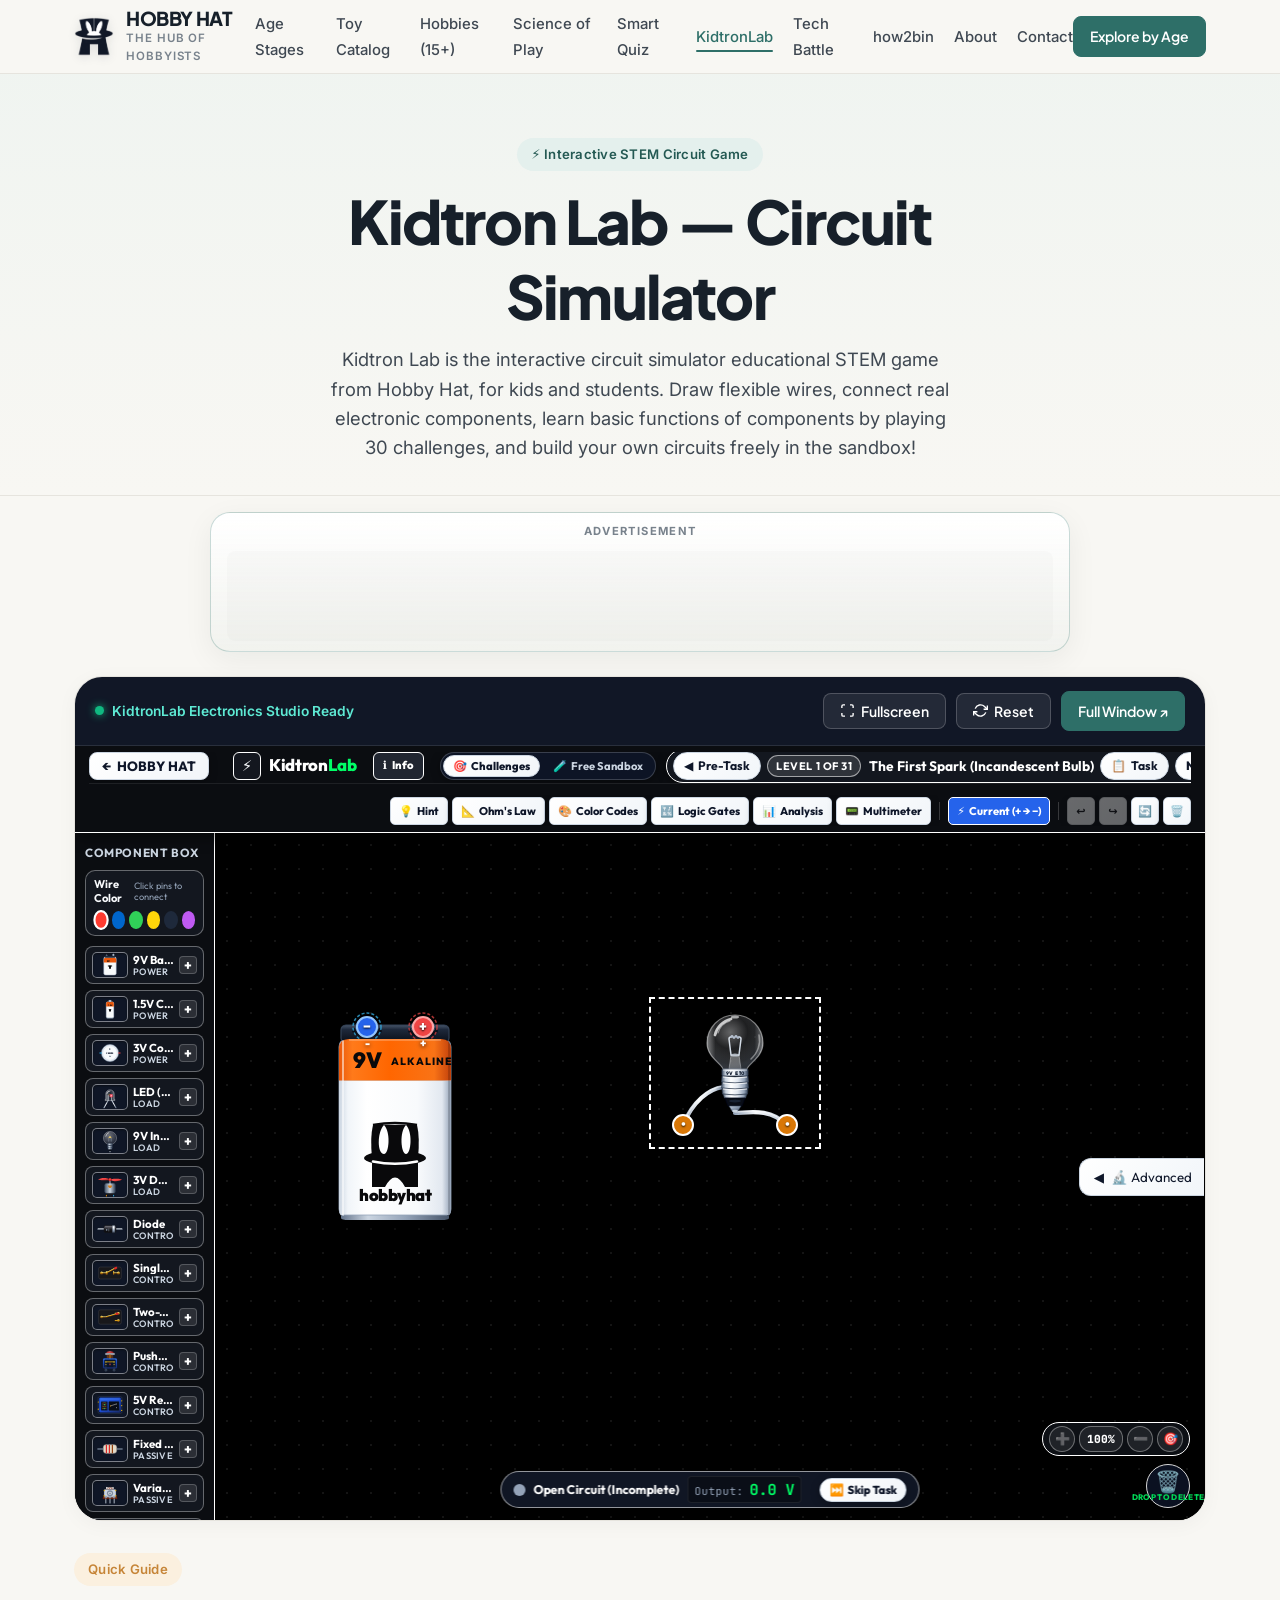
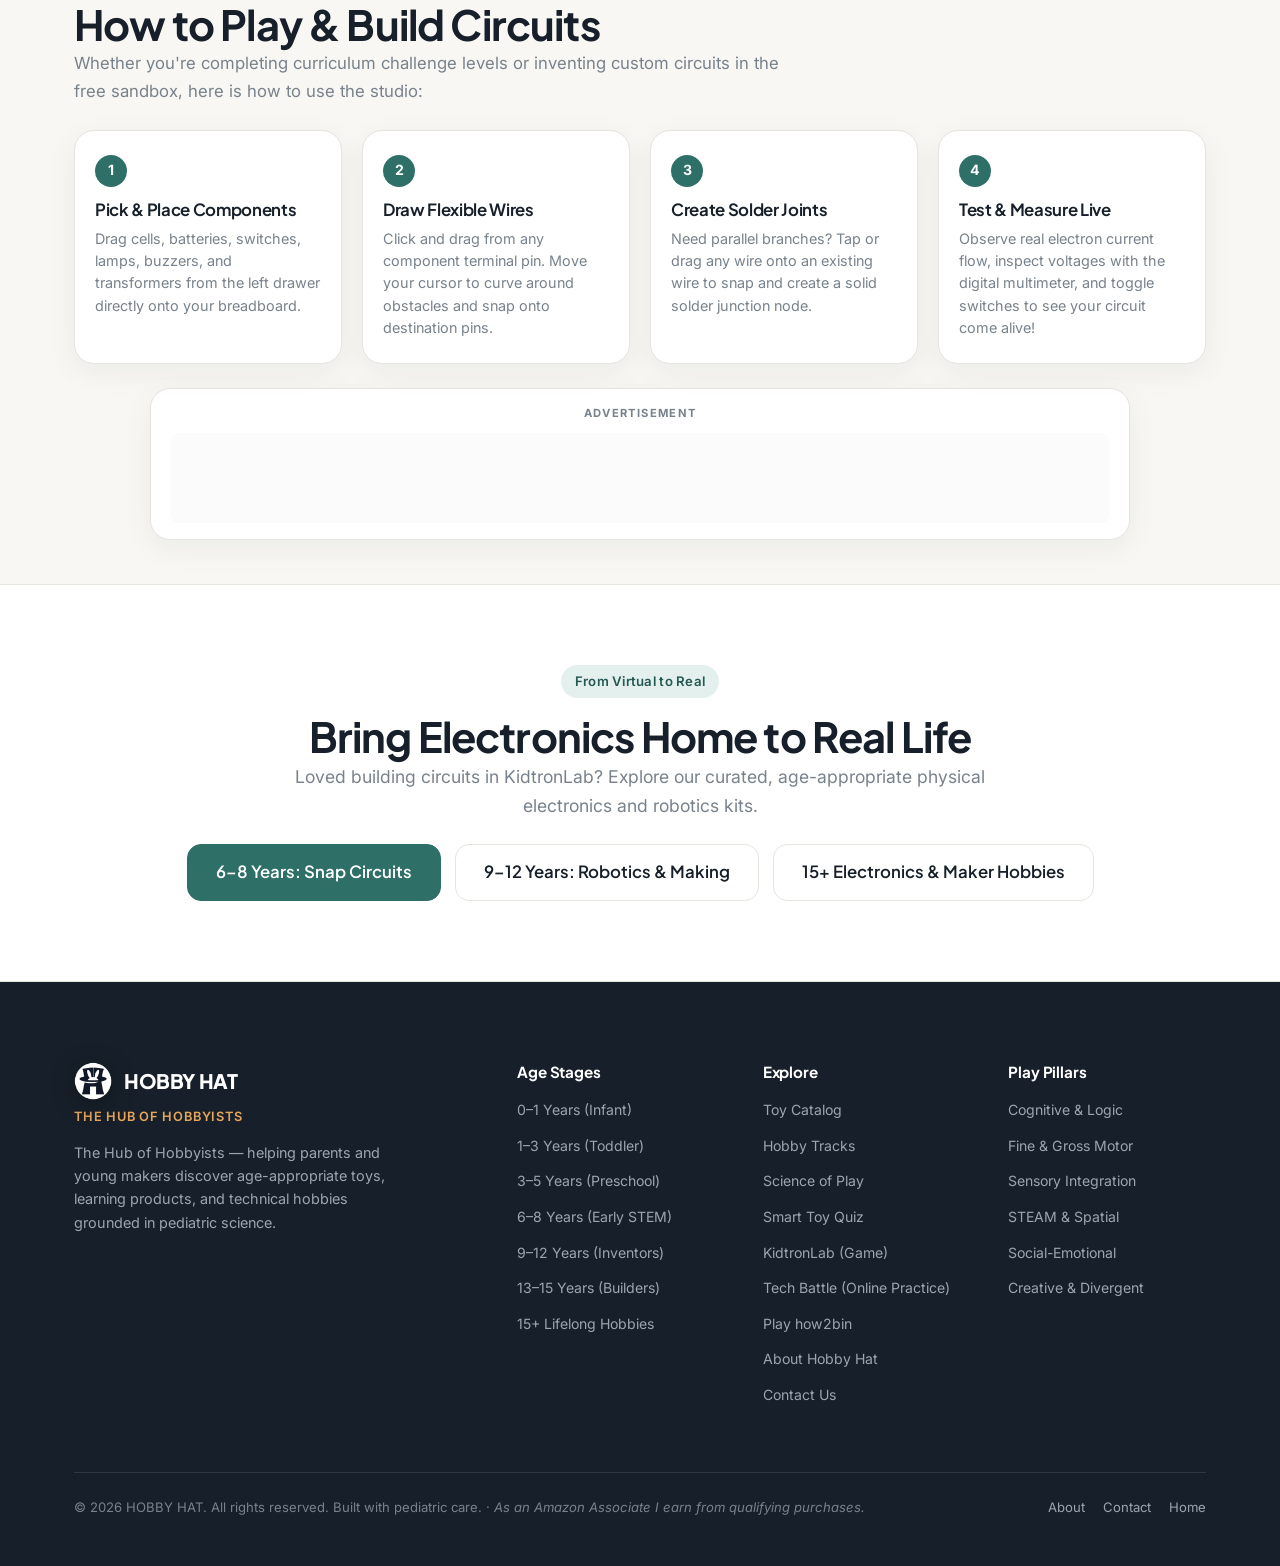
<file: kidtronlab.html>
<!DOCTYPE html>
<html lang="en">
<head>
  <!-- Google tag (gtm.js) -->
  <script async src="https://www.googletagmanager.com/gtm.js?id=GTM-NL523JTV"></script>
  <script>
    window.dataLayer = window.dataLayer || [];
    function gtag(){dataLayer.push(arguments);}
    gtag('js', new Date());
  </script>
  <meta charset="UTF-8">
  <meta name="viewport" content="width=device-width, initial-scale=1.0">
  <meta http-equiv="X-Content-Type-Options" content="nosniff">
  <meta name="referrer" content="strict-origin-when-cross-origin">
  <title>Kidtron Lab — Interactive Circuit Simulator & STEM Game | HOBBY HAT</title>
  <meta name="description" content="Kidtron Lab is the interactive circuit simulator educational STEM game from Hobby Hat, for kids and students. Draw flexible wires, connect real electronic components, learn basic functions of components by playing 30 challenges, and build circuits freely in the sandbox.">
  <meta name="keywords" content="kidtronlab, kidtron lab, circuit simulator, stem game, electronics game, hobby hat, breadboard simulator, online circuit builder">
  <link rel="canonical" href="https://rithin-hobbyhat.github.io/hobbyhat/kidtronlab.html">
  <meta property="og:title" content="Kidtron Lab — Interactive Circuit Simulator & STEM Game | HOBBY HAT">
  <meta property="og:description" content="Kidtron Lab is the interactive circuit simulator educational STEM game from Hobby Hat, for kids and students. Draw flexible wires, connect real electronic components, and play 30 challenges online.">
  <meta property="og:type" content="website">
  <meta property="og:url" content="https://rithin-hobbyhat.github.io/hobbyhat/kidtronlab.html">
  <meta property="og:image" content="https://rithin-hobbyhat.github.io/hobbyhat/assets/brand/logo.png">
  <meta name="twitter:card" content="summary">
  <meta name="twitter:title" content="Kidtron Lab — Circuit Simulator & STEM Game">
  <meta name="twitter:description" content="Kidtron Lab: Interactive circuit simulator educational STEM game by Hobby Hat.">
  <link rel="stylesheet" href="style.css">
  <link rel="icon" type="image/png" href="assets/brand/favicon.png">
  <script type="application/ld+json">
  {
    "@context": "https://schema.org",
    "@graph": [
      {
        "@type": "WebApplication",
        "@id": "https://rithin-hobbyhat.github.io/hobbyhat/kidtronlab.html#game",
        "name": "Kidtron Lab",
        "alternateName": ["KidtronLab", "Kidtron Lab Circuit Simulator", "Kidtron Lab Game"],
        "url": "https://rithin-hobbyhat.github.io/hobbyhat/kidtronlab.html",
        "applicationCategory": "EducationalGame",
        "operatingSystem": "All modern browsers (Chrome, Edge, Firefox, Safari)",
        "browserRequirements": "Requires HTML5 Canvas and JavaScript",
        "genre": ["Circuit Simulator", "Educational Game", "STEM Electronics"],
        "keywords": "kidtronlab, kidtron lab, hobby hat, circuit simulator, stem game, educational game",
        "description": "Kidtron Lab is the interactive circuit simulator educational STEM game from Hobby Hat, for kids and students. Draw flexible wires, connect real electronic components, learn basic functions of components by playing 30 challenges, and build your own circuits freely in the sandbox.",
        "offers": {
          "@type": "Offer",
          "price": "0",
          "priceCurrency": "USD"
        },
        "publisher": {
          "@type": "Organization",
          "name": "HOBBY HAT",
          "url": "https://rithin-hobbyhat.github.io/hobbyhat/"
        }
      },
      {
        "@type": "BreadcrumbList",
        "itemListElement": [
          {
            "@type": "ListItem",
            "position": 1,
            "name": "Home",
            "item": "https://rithin-hobbyhat.github.io/hobbyhat/"
          },
          {
            "@type": "ListItem",
            "position": 2,
            "name": "KidtronLab",
            "item": "https://rithin-hobbyhat.github.io/hobbyhat/kidtronlab.html"
          }
        ]
      }
    ]
  }
  </script>
  <script async src="https://pagead2.googlesyndication.com/pagead/js/adsbygoogle.js?client=ca-pub-2387329460020928"
     crossorigin="anonymous"></script>
</head>
<body>

  <!-- ========================================================================
       HEADER & NAVIGATION
       ======================================================================== -->
  <header class="site-header">
    <div class="container header-container">
      <a href="index.html" class="brand-logo" aria-label="HOBBY HAT Home">
        <img src="assets/brand/logo.png" alt="HOBBY HAT Logo" class="brand-logo-img" width="42" height="42">
        <div class="brand-title-wrap">
          <span class="brand-name">HOBBY HAT</span>
          <span class="brand-tagline">The Hub of Hobbyists</span>
        </div>
      </a>

      <nav aria-label="Main Navigation">
        <ul class="nav-links">
          <li><a href="index.html#ages" class="nav-link">Age Stages</a></li>
          <li><a href="index.html#catalog" class="nav-link">Toy Catalog</a></li>
          <li><a href="index.html#hobbies" class="nav-link">Hobbies (15+)</a></li>
          <li><a href="index.html#science" class="nav-link">Science of Play</a></li>
          <li><a href="index.html#quiz" class="nav-link">Smart Quiz</a></li>
          <li><a href="kidtronlab.html" class="nav-link active">KidtronLab</a></li>
          <li><a href="tech-battle.html" class="nav-link">Tech Battle</a></li>
          <li><a href="how2bin.html" class="nav-link">how2bin</a></li>
          <li><a href="about.html" class="nav-link">About</a></li>
          <li><a href="contact.html" class="nav-link">Contact</a></li>
        </ul>
      </nav>

      <div class="header-actions">
        <a href="index.html#ages" class="btn btn-primary btn-sm">Explore by Age</a>
        <button class="mobile-menu-btn" aria-label="Toggle navigation menu" aria-expanded="false">
          <svg width="24" height="24" viewBox="0 0 24 24" fill="none" stroke="currentColor" stroke-width="2" stroke-linecap="round" stroke-linejoin="round"><line x1="3" y1="12" x2="21" y2="12"/><line x1="3" y1="6" x2="21" y2="6"/><line x1="3" y1="18" x2="21" y2="18"/></svg>
        </button>
      </div>
    </div>
  </header>

  <!-- Mobile Drawer Menu -->
  <div class="mobile-nav-drawer" id="mobile-drawer" role="dialog" aria-modal="true" aria-label="Mobile Navigation">
    <div class="mobile-nav-panel">
      <ul class="mobile-nav-links">
        <li><a href="index.html#ages">Age Stages</a></li>
        <li><a href="index.html#catalog">Toy Catalog</a></li>
        <li><a href="index.html#hobbies">Hobbies (15+)</a></li>
        <li><a href="index.html#science">Science of Play</a></li>
        <li><a href="index.html#quiz">Smart Toy Quiz</a></li>
        <li><a href="kidtronlab.html">KidtronLab (Play Game)</a></li>
        <li><a href="tech-battle.html">Tech Battle (Play Online)</a></li>
        <li><a href="how2bin.html">Play how2bin</a></li>
        <li><a href="about.html">About Our Mission</a></li>
        <li><a href="contact.html">Contact Us</a></li>
      </ul>
      <a href="index.html#ages" class="btn btn-primary" style="width: 100%;">Find Toys for My Child</a>
    </div>
  </div>

  <main>
    <!-- Page Hero -->
    <section class="page-hero">
      <div class="container page-hero-content">
        <span class="badge">⚡ Interactive STEM Circuit Game</span>
        <h1 class="page-title">Kidtron Lab — Circuit Simulator</h1>
        <p class="page-lead">Kidtron Lab is the interactive circuit simulator educational STEM game from Hobby Hat, for kids and students. Draw flexible wires, connect real electronic components, learn basic functions of components by playing 30 challenges, and build your own circuits freely in the sandbox!</p>
      </div>
    </section>

    <!-- Game Arena Section -->
    <section class="section" style="padding-top: var(--space-4); padding-bottom: var(--space-7);">
      <div class="container">
        
        <!-- ==================================================================
             GOOGLE ADSENSE DISPLAY AD BANNER (BEFORE GAMEPLAY)
             ================================================================== -->
        <div class="adsense-placement-wrapper pre-game-ad" id="pre-game-ad-slot">
          <span class="adsense-label">ADVERTISEMENT</span>
          <div class="adsense-slot-box">
            <ins class="adsbygoogle"
                 style="display:block; min-height:90px;"
                 data-ad-client="ca-pub-2387329460020928"
                 data-ad-slot="auto"
                 data-ad-format="auto"
                 data-full-width-responsive="true"></ins>
            <script>
                 (adsbygoogle = window.adsbygoogle || []).push({});
            </script>
          </div>
        </div>

        <div class="game-container-card" id="kidtronlab-game-card">
          <!-- Game Top Action Bar -->
          <div class="game-top-bar">
            <div class="game-status-badge">
              <span class="status-dot"></span>
              <span>KidtronLab Electronics Studio Ready</span>
            </div>
            
            <div class="game-actions-group">
              <button type="button" id="btn-fullscreen-player" class="btn btn-secondary btn-sm" title="Play Fullscreen" style="display: inline-flex; align-items: center; gap: 6px; color: #fff; background: rgba(255,255,255,0.08); border-color: rgba(255,255,255,0.2);">
                <svg width="15" height="15" viewBox="0 0 24 24" fill="none" stroke="currentColor" stroke-width="2.2"><path d="M8 3H5a2 2 0 0 0-2 2v3m18 0V5a2 2 0 0 0-2-2h-3m0 18h3a2 2 0 0 0 2-2v-3M3 16v3a2 2 0 0 0 2 2h3"/></svg>
                <span>Fullscreen</span>
              </button>
              
              <button type="button" id="btn-reload-player" class="btn btn-secondary btn-sm" title="Reset Circuit Simulator" style="display: inline-flex; align-items: center; gap: 6px; color: #fff; background: rgba(255,255,255,0.08); border-color: rgba(255,255,255,0.2);">
                <svg width="15" height="15" viewBox="0 0 24 24" fill="none" stroke="currentColor" stroke-width="2.2"><path d="M23 4v6h-6"/><path d="M1 20v-6h6"/><path d="M3.51 9a9 9 0 0 1 14.85-3.36L23 10M1 14l4.64 4.36A9 9 0 0 0 20.49 15"/></svg>
                <span>Reset</span>
              </button>

              <a href="kidtron-game/index.html" target="_blank" rel="noopener" class="btn btn-primary btn-sm" style="display: inline-flex; align-items: center; gap: 6px;">
                <span>Full Window ↗</span>
              </a>
            </div>
          </div>

          <!-- Embedded Game Player -->
          <div class="game-iframe-wrapper" id="game-frame-wrapper">
            <iframe id="kidtron-game-frame" src="kidtron-game/index.html" allow="fullscreen" loading="eager" title="KidtronLab Circuit Game"></iframe>
          </div>
        </div>

        <!-- Instructions & How to Play -->
        <div class="game-instructions-section">
          <div class="section-header left-aligned" style="margin-bottom: var(--space-4);">
            <span class="badge accent">Quick Guide</span>
            <h2>How to Play & Build Circuits</h2>
            <p style="color: var(--color-muted);">Whether you're completing curriculum challenge levels or inventing custom circuits in the free sandbox, here is how to use the studio:</p>
          </div>

          <div class="instructions-grid">
            <div class="instruction-step-card">
              <div class="step-num-badge">1</div>
              <h3>Pick & Place Components</h3>
              <p>Drag cells, batteries, switches, lamps, buzzers, and transformers from the left drawer directly onto your breadboard.</p>
            </div>

            <div class="instruction-step-card">
              <div class="step-num-badge">2</div>
              <h3>Draw Flexible Wires</h3>
              <p>Click and drag from any component terminal pin. Move your cursor to curve around obstacles and snap onto destination pins.</p>
            </div>

            <div class="instruction-step-card">
              <div class="step-num-badge">3</div>
              <h3>Create Solder Joints</h3>
              <p>Need parallel branches? Tap or drag any wire onto an existing wire to snap and create a solid solder junction node.</p>
            </div>

            <div class="instruction-step-card">
              <div class="step-num-badge">4</div>
              <h3>Test & Measure Live</h3>
              <p>Observe real electron current flow, inspect voltages with the digital multimeter, and toggle switches to see your circuit come alive!</p>
            </div>
          </div>
        </div>

        <!-- ==================================================================
             GOOGLE ADSENSE DISPLAY AD BANNER (POST-GAME)
             ================================================================== -->
        <div class="adsense-placement-wrapper" style="margin-top: var(--space-6); margin-bottom: var(--space-4);">
          <span class="adsense-label">ADVERTISEMENT</span>
          <div class="adsense-slot-box">
            <ins class="adsbygoogle"
                 style="display:block; min-height:90px;"
                 data-ad-client="ca-pub-2387329460020928"
                 data-ad-slot="auto"
                 data-ad-format="auto"
                 data-full-width-responsive="true"></ins>
            <script>
                 (adsbygoogle = window.adsbygoogle || []).push({});
            </script>
          </div>
        </div>

      </div>
    </section>

    <!-- Physical STEM Toys Bridge Section -->
    <section class="section section-alt" style="text-align: center;">
      <div class="container">
        <div class="section-header" style="margin-bottom: var(--space-6);">
          <span class="badge">From Virtual to Real</span>
          <h2>Bring Electronics Home to Real Life</h2>
          <p class="section-description">Loved building circuits in KidtronLab? Explore our curated, age-appropriate physical electronics and robotics kits.</p>
        </div>
        <div style="display: flex; gap: 14px; justify-content: center; flex-wrap: wrap;">
          <a href="index.html#age-6-8" class="btn btn-primary btn-lg">6–8 Years: Snap Circuits</a>
          <a href="index.html#age-9-12" class="btn btn-secondary btn-lg">9–12 Years: Robotics & Making</a>
          <a href="index.html#hobbies" class="btn btn-secondary btn-lg">15+ Electronics & Maker Hobbies</a>
        </div>
      </div>
    </section>
  </main>

  <!-- ========================================================================
       FOOTER
       ======================================================================== -->
  <footer class="site-footer">
    <div class="container">
      <div class="footer-grid">
        <div class="footer-brand">
          <div class="footer-brand-header">
            <img src="assets/brand/logo-badge.png" alt="HOBBY HAT Logo" class="footer-brand-logo" width="38" height="38">
            <h3 class="footer-logo-title">HOBBY HAT</h3>
          </div>
          <p class="footer-tagline">The Hub of Hobbyists</p>
          <p class="footer-desc">The Hub of Hobbyists — helping parents and young makers discover age-appropriate toys, learning products, and technical hobbies grounded in pediatric science.</p>
        </div>

        <div>
          <h4 class="footer-col-title">Age Stages</h4>
          <ul class="footer-links">
            <li><a href="index.html#age-0-1">0–1 Years (Infant)</a></li>
            <li><a href="index.html#age-1-3">1–3 Years (Toddler)</a></li>
            <li><a href="index.html#age-3-5">3–5 Years (Preschool)</a></li>
            <li><a href="index.html#age-6-8">6–8 Years (Early STEM)</a></li>
            <li><a href="index.html#age-9-12">9–12 Years (Inventors)</a></li>
            <li><a href="index.html#age-13-15">13–15 Years (Builders)</a></li>
            <li><a href="index.html#hobbies">15+ Lifelong Hobbies</a></li>
          </ul>
        </div>

        <div>
          <h4 class="footer-col-title">Explore</h4>
          <ul class="footer-links">
            <li><a href="index.html#catalog">Toy Catalog</a></li>
            <li><a href="index.html#hobbies">Hobby Tracks</a></li>
            <li><a href="index.html#science">Science of Play</a></li>
            <li><a href="index.html#quiz">Smart Toy Quiz</a></li>
            <li><a href="kidtronlab.html">KidtronLab (Game)</a></li>
            <li><a href="tech-battle.html">Tech Battle (Online Practice)</a></li>
            <li><a href="how2bin.html">Play how2bin</a></li>
            <li><a href="about.html">About Hobby Hat</a></li>
            <li><a href="contact.html">Contact Us</a></li>
          </ul>
        </div>

        <div>
          <h4 class="footer-col-title">Play Pillars</h4>
          <ul class="footer-links">
            <li><a href="index.html#science">Cognitive & Logic</a></li>
            <li><a href="index.html#science">Fine & Gross Motor</a></li>
            <li><a href="index.html#science">Sensory Integration</a></li>
            <li><a href="index.html#science">STEAM & Spatial</a></li>
            <li><a href="index.html#science">Social-Emotional</a></li>
            <li><a href="index.html#science">Creative & Divergent</a></li>
          </ul>
        </div>
      </div>

      <div class="footer-bottom">
        <div>© 2026 HOBBY HAT. All rights reserved. Built with pediatric care. · <em>As an Amazon Associate I earn from qualifying purchases.</em></div>
        <div style="display: flex; gap: 18px;">
          <a href="about.html">About</a>
          <a href="contact.html">Contact</a>
          <a href="index.html">Home</a>
        </div>
      </div>
    </div>
  </footer>

  <script src="script.js"></script>
  <script>
    // Game Player Fullscreen & Reload Handlers
    document.addEventListener('DOMContentLoaded', () => {
      const fsBtn = document.getElementById('btn-fullscreen-player');
      const reloadBtn = document.getElementById('btn-reload-player');
      const frameWrapper = document.getElementById('game-frame-wrapper');
      const gameFrame = document.getElementById('kidtron-game-frame');

      if (fsBtn && frameWrapper) {
        fsBtn.addEventListener('click', () => {
          if (!document.fullscreenElement) {
            if (frameWrapper.requestFullscreen) {
              frameWrapper.requestFullscreen();
            } else if (frameWrapper.webkitRequestFullscreen) {
              frameWrapper.webkitRequestFullscreen();
            } else if (frameWrapper.msRequestFullscreen) {
              frameWrapper.msRequestFullscreen();
            }
          } else {
            if (document.exitFullscreen) {
              document.exitFullscreen();
            }
          }
        });
      }

      if (reloadBtn && gameFrame) {
        reloadBtn.addEventListener('click', () => {
          gameFrame.src = gameFrame.src;
        });
      }
    });
  </script>
</body>
</html>
</file>
<file: style.css>
/* ==========================================================================
   HOBBY HAT — Design System & Global Styles
   Design Direction: Minimal, calm, intelligent, playful, trustworthy, parent-friendly
   ========================================================================== */

/* Google Fonts: Plus Jakarta Sans (Headings) & Inter (Body) */
@import url('https://fonts.googleapis.com/css2?family=Inter:wght@400;500;600&family=Plus+Jakarta+Sans:wght@500;600;700;800&display=swap');

:root {
  /* Core Color Palette */
  --color-ink: #17202A;
  --color-text: #3F4852;
  --color-muted: #78828C;
  --color-background: #F8F7F3;
  --color-surface: #FFFFFF;
  --color-border: #E6E4DE;
  --color-border-hover: #CBD2D9;
  
  /* Primary Teal Tokens */
  --color-primary: #2E6F68;
  --color-primary-dark: #245953;
  --color-primary-soft: #E4F0ED;
  --color-primary-light: #F2F8F6;

  /* Accent Amber Tokens */
  --color-accent: #E7A65A;
  --color-accent-dark: #C68538;
  --color-accent-soft: #FBF0DF;

  /* Semantics */
  --color-success: #3F806A;
  --color-info: #477A9B;

  /* Typography */
  --font-heading: 'Plus Jakarta Sans', ui-sans-serif, system-ui, -apple-system, sans-serif;
  --font-body: 'Inter', ui-sans-serif, system-ui, -apple-system, BlinkMacSystemFont, "Segoe UI", sans-serif;

  /* Spacing */
  --space-2: 4px;
  --space-3: 8px;
  --space-4: 12px;
  --space-5: 16px;
  --space-6: 24px;
  --space-7: 32px;
  --space-8: 48px;
  --space-9: 64px;
  --space-10: 80px;
  --space-11: 96px;
  --space-12: 120px;

  /* Radii */
  --radius-sm: 8px;
  --radius-md: 14px;
  --radius-lg: 20px;
  --radius-xl: 28px;
  --radius-pill: 999px;

  /* Container */
  --container-width: 1180px;

  /* Shadows */
  --shadow-soft: 0 8px 30px rgba(23, 32, 42, 0.06);
  --shadow-card: 0 4px 20px rgba(23, 32, 42, 0.04);
  --shadow-hover: 0 12px 32px rgba(23, 32, 42, 0.09);
  --shadow-dropdown: 0 16px 36px rgba(23, 32, 42, 0.12);

  /* Transitions */
  --transition-fast: 150ms ease;
  --transition-base: 220ms ease;
  --transition-smooth: 320ms cubic-bezier(0.16, 1, 0.3, 1);
}

/* Reset & Box Sizing */
*, *::before, *::after {
  box-sizing: border-box;
  margin: 0;
  padding: 0;
}

html {
  scroll-behavior: smooth;
  font-size: 16px;
  -webkit-font-smoothing: antialiased;
  -moz-osx-font-smoothing: grayscale;
  overflow-x: hidden;
}

body {
  font-family: var(--font-body);
  background-color: var(--color-background);
  color: var(--color-text);
  line-height: 1.6;
  min-height: 100vh;
  display: flex;
  flex-direction: column;
  overflow-x: hidden;
}

/* Typography Hierarchy */
h1, h2, h3, h4, h5, h6 {
  font-family: var(--font-heading);
  color: var(--color-ink);
  line-height: 1.25;
  font-weight: 700;
  letter-spacing: -0.02em;
}

h1 {
  font-size: clamp(2.35rem, 4vw + 1rem, 3.75rem);
  font-weight: 800;
  letter-spacing: -0.03em;
}

h2 {
  font-size: clamp(1.85rem, 2.5vw + 1rem, 2.6rem);
}

h3 {
  font-size: 1.45rem;
  font-weight: 650;
}

p {
  color: var(--color-text);
  font-size: 1.05rem;
  line-height: 1.65;
}

a {
  color: inherit;
  text-decoration: none;
  transition: color var(--transition-fast);
}

a:focus-visible, button:focus-visible, input:focus-visible, select:focus-visible, textarea:focus-visible {
  outline: 2px solid var(--color-primary);
  outline-offset: 3px;
}

img, svg {
  display: block;
  max-width: 100%;
}

/* Layout Utilities */
.container {
  width: 100%;
  max-width: var(--container-width);
  margin-inline: auto;
  padding-inline: 24px;
}

.section {
  padding-block: var(--space-10);
}

.section-alt {
  background-color: var(--color-surface);
  border-top: 1px solid var(--color-border);
  border-bottom: 1px solid var(--color-border);
}

.section-header {
  text-align: center;
  max-width: 720px;
  margin-inline: auto;
  margin-bottom: var(--space-8);
}

.section-header.left-aligned {
  text-align: left;
  margin-inline: 0;
}

.badge {
  display: inline-flex;
  align-items: center;
  gap: 6px;
  padding: 6px 14px;
  border-radius: var(--radius-pill);
  font-size: 0.825rem;
  font-weight: 600;
  letter-spacing: 0.02em;
  background-color: var(--color-primary-soft);
  color: var(--color-primary-dark);
  margin-bottom: var(--space-4);
}

.badge.accent {
  background-color: var(--color-accent-soft);
  color: var(--color-accent-dark);
}

.section-title {
  margin-bottom: var(--space-4);
}

.section-description {
  color: var(--color-muted);
  font-size: 1.1rem;
}

/* Buttons */
.btn {
  display: inline-flex;
  align-items: center;
  justify-content: center;
  gap: 8px;
  font-family: var(--font-heading);
  font-size: 0.975rem;
  font-weight: 600;
  padding: 12px 22px;
  border-radius: var(--radius-md);
  border: 1px solid transparent;
  cursor: pointer;
  transition: all var(--transition-fast);
  white-space: nowrap;
}

.btn-primary {
  background-color: var(--color-primary);
  color: #FFFFFF;
  border-color: var(--color-primary);
}

.btn-primary:hover {
  background-color: var(--color-primary-dark);
  border-color: var(--color-primary-dark);
  transform: translateY(-1px);
  box-shadow: 0 4px 14px rgba(46, 111, 104, 0.25);
}

.btn-secondary {
  background-color: transparent;
  color: var(--color-ink);
  border-color: var(--color-border);
}

.btn-secondary:hover {
  background-color: var(--color-surface);
  border-color: var(--color-border-hover);
  transform: translateY(-1px);
}

.btn-amazon {
  background-color: var(--color-primary-soft);
  color: var(--color-primary-dark);
  border: 1px solid rgba(46, 111, 104, 0.2);
  width: 100%;
  padding: 10px 16px;
  font-size: 0.925rem;
  border-radius: var(--radius-sm);
  font-weight: 600;
  transition: all var(--transition-fast);
}

.btn-amazon:hover {
  background-color: var(--color-primary);
  color: #FFFFFF;
  border-color: var(--color-primary);
}

.btn-amazon svg {
  transition: transform var(--transition-fast);
}

.btn-amazon:hover svg {
  transform: translateX(3px);
}

.btn-sm {
  padding: 8px 16px;
  font-size: 0.875rem;
  border-radius: var(--radius-sm);
}

.btn-lg {
  padding: 14px 28px;
  font-size: 1.05rem;
  border-radius: var(--radius-md);
}

/* Header & Navigation */
.site-header {
  position: sticky;
  top: 0;
  z-index: 100;
  background-color: rgba(248, 247, 243, 0.94);
  backdrop-filter: blur(10px);
  -webkit-backdrop-filter: blur(10px);
  border-bottom: 1px solid var(--color-border);
  height: 74px;
}

.header-container {
  display: flex;
  align-items: center;
  justify-content: space-between;
  height: 100%;
}

.brand-logo {
  display: flex;
  align-items: center;
  gap: 12px;
  text-decoration: none;
}

.brand-logo-img {
  width: 40px;
  height: 40px;
  object-fit: contain;
  display: block;
  flex-shrink: 0;
  transition: transform var(--transition-fast), filter var(--transition-fast);
  filter: drop-shadow(0 2px 5px rgba(17, 24, 39, 0.12));
}

.brand-logo:hover .brand-logo-img {
  transform: translateY(-2px) scale(1.08);
  filter: drop-shadow(0 4px 10px rgba(46, 111, 104, 0.28));
}

.brand-symbol {
  width: 38px;
  height: 38px;
  border-radius: 10px;
  background-color: var(--color-primary);
  color: #FFFFFF;
  display: flex;
  align-items: center;
  justify-content: center;
  box-shadow: 0 4px 10px rgba(46, 111, 104, 0.2);
}

.brand-title-wrap {
  display: flex;
  flex-direction: column;
}

.brand-name {
  font-family: var(--font-heading);
  font-size: 1.2rem;
  font-weight: 800;
  letter-spacing: -0.02em;
  color: var(--color-ink);
  line-height: 1.1;
}

.brand-tagline {
  font-size: 0.72rem;
  text-transform: uppercase;
  letter-spacing: 0.08em;
  font-weight: 600;
  color: var(--color-muted);
}

.nav-links {
  display: flex;
  align-items: center;
  gap: 20px;
  list-style: none;
}

@media (max-width: 1160px) {
  .nav-links {
    gap: 13px;
  }
  .nav-link {
    font-size: 0.88rem;
  }
}

.nav-link {
  font-size: 0.93rem;
  font-weight: 500;
  color: var(--color-text);
  position: relative;
  padding-block: 4px;
}

.nav-link:hover, .nav-link.active {
  color: var(--color-primary);
}

.nav-link.active::after {
  content: '';
  position: absolute;
  bottom: -2px;
  left: 0;
  right: 0;
  height: 2px;
  background-color: var(--color-primary);
  border-radius: 2px;
}

.header-actions {
  display: flex;
  align-items: center;
  gap: 14px;
}

.mobile-menu-btn {
  display: none;
  background: none;
  border: 1px solid var(--color-border);
  padding: 8px;
  border-radius: var(--radius-sm);
  color: var(--color-ink);
  cursor: pointer;
}

/* Hero Section */
.hero-section {
  padding-top: var(--space-9);
  padding-bottom: var(--space-10);
  position: relative;
  overflow: hidden;
}

.hero-grid {
  display: grid;
  grid-template-columns: 1.1fr 0.9fr;
  align-items: center;
  gap: var(--space-8);
}

.hero-content {
  max-width: 580px;
}

.hero-title {
  margin-bottom: var(--space-5);
  line-height: 1.15;
}

.hero-title span.highlight {
  color: var(--color-primary);
  position: relative;
  display: inline-block;
}

.hero-desc {
  font-size: 1.18rem;
  color: var(--color-text);
  margin-bottom: var(--space-7);
  line-height: 1.6;
}

.hero-cta-group {
  display: flex;
  align-items: center;
  gap: var(--space-4);
  flex-wrap: wrap;
  margin-bottom: var(--space-7);
}

.hero-trust-bar {
  display: flex;
  align-items: center;
  gap: 20px;
  padding-top: var(--space-6);
  border-top: 1px solid var(--color-border);
}

.trust-item {
  display: flex;
  align-items: center;
  gap: 8px;
  font-size: 0.85rem;
  color: var(--color-muted);
  font-weight: 500;
}

.trust-item svg {
  color: var(--color-primary);
  flex-shrink: 0;
}

/* Hero Visual Art */
.hero-visual {
  position: relative;
  display: flex;
  justify-content: center;
  align-items: center;
}

.hero-art-frame {
  width: 100%;
  max-width: 480px;
  aspect-ratio: 1 / 1;
  background: radial-gradient(circle at center, #FFFFFF 0%, #F3F1EC 100%);
  border: 1px solid var(--color-border);
  border-radius: var(--radius-xl);
  padding: 32px;
  position: relative;
  box-shadow: var(--shadow-soft);
  display: flex;
  align-items: center;
  justify-content: center;
}

.hero-floater {
  position: absolute;
  background-color: var(--color-surface);
  border: 1px solid var(--color-border);
  padding: 12px 18px;
  border-radius: var(--radius-md);
  box-shadow: 0 10px 24px rgba(23, 32, 42, 0.07);
  display: flex;
  align-items: center;
  gap: 10px;
  font-size: 0.85rem;
  font-weight: 600;
  color: var(--color-ink);
  animation: floatSubtle 5s ease-in-out infinite alternate;
}

.floater-1 {
  top: 18px;
  left: -20px;
}

.floater-2 {
  bottom: 24px;
  right: -15px;
  animation-delay: -2.5s;
}

@keyframes floatSubtle {
  0% { transform: translateY(0px); }
  100% { transform: translateY(-8px); }
}

/* Orbiting Toys & Hobbies Emblems */
.hero-hobby-icon {
  transition: transform 0.35s cubic-bezier(0.34, 1.56, 0.64, 1), filter 0.35s ease;
  cursor: pointer;
  transform-origin: center;
  transform-box: fill-box;
}

.hero-hobby-icon:hover {
  transform: scale(1.18);
  filter: drop-shadow(0 8px 18px rgba(23, 32, 42, 0.18));
}

/* Age Selector Grid */
.age-cards-grid {
  display: grid;
  grid-template-columns: repeat(auto-fit, minmax(240px, 1fr));
  gap: var(--space-5);
  margin-bottom: var(--space-8);
}

.age-card {
  background-color: var(--color-surface);
  border: 1px solid var(--color-border);
  border-radius: var(--radius-lg);
  padding: 24px;
  display: flex;
  flex-direction: column;
  justify-content: space-between;
  transition: all var(--transition-base);
  text-decoration: none;
  cursor: pointer;
  position: relative;
  box-shadow: var(--shadow-card);
}

.age-card:hover {
  transform: translateY(-4px);
  border-color: var(--color-primary);
  box-shadow: var(--shadow-hover);
}

.age-card-top {
  display: flex;
  align-items: center;
  justify-content: space-between;
  margin-bottom: var(--space-4);
}

.age-icon-box {
  width: 44px;
  height: 44px;
  border-radius: var(--radius-md);
  background-color: var(--color-primary-soft);
  color: var(--color-primary-dark);
  display: flex;
  align-items: center;
  justify-content: center;
  font-size: 1.25rem;
}

.age-badge {
  font-size: 0.75rem;
  font-weight: 700;
  text-transform: uppercase;
  letter-spacing: 0.05em;
  padding: 4px 10px;
  background-color: var(--color-background);
  border-radius: var(--radius-pill);
  color: var(--color-muted);
}

.age-card-title {
  font-size: 1.25rem;
  margin-bottom: 4px;
}

.age-card-stage {
  color: var(--color-primary);
  font-weight: 600;
  font-size: 0.95rem;
  margin-bottom: 8px;
}

.age-card-focus {
  font-size: 0.88rem;
  color: var(--color-muted);
  line-height: 1.5;
  margin-bottom: var(--space-5);
}

.age-card-footer {
  display: flex;
  align-items: center;
  gap: 6px;
  font-size: 0.86rem;
  font-weight: 600;
  color: var(--color-primary);
  margin-top: auto;
}

.age-card-footer svg {
  transition: transform var(--transition-fast);
}

.age-card:hover .age-card-footer svg {
  transform: translateX(4px);
}

/* Age Section / Toy Catalog */
.stage-block {
  padding-block: var(--space-9);
  scroll-margin-top: 80px;
  border-bottom: 1px solid var(--color-border);
}

.stage-block:last-of-type {
  border-bottom: none;
}

.stage-header-row {
  display: flex;
  align-items: flex-start;
  justify-content: space-between;
  gap: var(--space-6);
  margin-bottom: var(--space-6);
  flex-wrap: wrap;
}

.stage-header-info {
  max-width: 640px;
}

.stage-label-group {
  display: flex;
  align-items: center;
  gap: 12px;
  margin-bottom: 6px;
}

.stage-pill {
  padding: 4px 12px;
  background-color: var(--color-primary);
  color: #FFFFFF;
  border-radius: var(--radius-pill);
  font-size: 0.78rem;
  font-weight: 700;
  letter-spacing: 0.04em;
  text-transform: uppercase;
}

.stage-h2 {
  font-size: 1.75rem;
  margin-bottom: 6px;
}

.stage-desc {
  color: var(--color-text);
  font-size: 0.98rem;
}

.stage-pillars-bar {
  display: flex;
  align-items: center;
  gap: 8px;
  flex-wrap: wrap;
}

.pillar-chip {
  display: inline-flex;
  align-items: center;
  gap: 6px;
  padding: 6px 12px;
  background-color: var(--color-surface);
  border: 1px solid var(--color-border);
  border-radius: var(--radius-pill);
  font-size: 0.8rem;
  font-weight: 600;
  color: var(--color-ink);
}

/* Product Cards Grid */
.product-grid {
  display: grid;
  grid-template-columns: repeat(auto-fill, minmax(265px, 1fr));
  gap: 24px;
}

.product-card {
  background-color: var(--color-surface);
  border: 1px solid var(--color-border);
  border-radius: var(--radius-lg);
  display: flex;
  flex-direction: column;
  overflow: hidden;
  box-shadow: var(--shadow-card);
  transition: all var(--transition-base);
}

.product-card:hover {
  transform: translateY(-3px);
  border-color: var(--color-border-hover);
  box-shadow: var(--shadow-hover);
}

.product-img-box {
  width: 100%;
  aspect-ratio: 4 / 3;
  background-color: #FAF9F6;
  border-bottom: 1px solid var(--color-border);
  display: flex;
  align-items: center;
  justify-content: center;
  padding: 20px;
  position: relative;
}

.product-icon-wrap {
  width: 80px;
  height: 80px;
  border-radius: 50%;
  background-color: var(--color-primary-soft);
  color: var(--color-primary);
  display: flex;
  align-items: center;
  justify-content: center;
  box-shadow: 0 4px 12px rgba(46, 111, 104, 0.15);
}

.product-rating-badge {
  position: absolute;
  top: 12px;
  right: 12px;
  background-color: rgba(255, 255, 255, 0.95);
  border: 1px solid var(--color-border);
  padding: 4px 8px;
  border-radius: var(--radius-pill);
  font-size: 0.76rem;
  font-weight: 700;
  color: var(--color-ink);
  display: flex;
  align-items: center;
  gap: 4px;
}

.product-body {
  padding: 20px;
  display: flex;
  flex-direction: column;
  flex-grow: 1;
}

.product-meta {
  display: flex;
  align-items: center;
  gap: 8px;
  margin-bottom: 8px;
}

.product-category {
  font-size: 0.75rem;
  font-weight: 600;
  text-transform: uppercase;
  color: var(--color-muted);
  letter-spacing: 0.04em;
}

.product-title {
  font-size: 1.12rem;
  font-weight: 700;
  line-height: 1.35;
  margin-bottom: 8px;
  color: var(--color-ink);
}

.product-why {
  font-size: 0.88rem;
  color: var(--color-text);
  line-height: 1.5;
  margin-bottom: 14px;
}

.product-tags {
  display: flex;
  flex-wrap: wrap;
  gap: 6px;
  margin-bottom: 20px;
  margin-top: auto;
}

.benefit-tag {
  font-size: 0.74rem;
  font-weight: 500;
  padding: 3px 9px;
  border-radius: var(--radius-pill);
  background-color: var(--color-primary-soft);
  color: var(--color-primary-dark);
}

/* 15+ Hobbies Section */
.hobby-grid {
  display: grid;
  grid-template-columns: repeat(auto-fill, minmax(280px, 1fr));
  gap: 24px;
}

.hobby-card {
  background-color: var(--color-surface);
  border: 1px solid var(--color-border);
  border-radius: var(--radius-lg);
  padding: 16px;
  display: flex;
  flex-direction: column;
  transition: all var(--transition-base);
  box-shadow: var(--shadow-sm);
  overflow: hidden;
}

.hobby-card:hover {
  transform: translateY(-4px);
  border-color: var(--color-primary);
  box-shadow: var(--shadow-hover);
}

.hobby-card-photo-box {
  width: 100%;
  height: 180px;
  border-radius: var(--radius-md);
  overflow: hidden;
  position: relative;
  margin-bottom: 14px;
  background-color: #E2E8F0;
}

.hobby-card-photo-box img {
  width: 100%;
  height: 100%;
  object-fit: cover;
  transition: transform 0.4s ease;
  display: block;
}

.hobby-card:hover .hobby-card-photo-box img {
  transform: scale(1.06);
}

.hobby-category-pill {
  position: absolute;
  top: 10px;
  left: 10px;
  background: rgba(23, 32, 42, 0.82);
  backdrop-filter: blur(6px);
  color: #FFFFFF;
  font-size: 0.72rem;
  font-weight: 700;
  letter-spacing: 0.04em;
  padding: 3px 10px;
  border-radius: var(--radius-pill);
}

.hobby-title {
  font-size: 1.15rem;
  font-weight: 700;
  margin-bottom: 6px;
  color: var(--color-ink);
}

.hobby-desc {
  font-size: 0.88rem;
  color: var(--color-muted);
  line-height: 1.5;
  margin-bottom: 12px;
}

.hobby-tool-highlight {
  background-color: var(--color-background);
  border: 1px solid var(--color-border);
  padding: 8px 12px;
  border-radius: var(--radius-sm);
  font-size: 0.78rem;
  color: var(--color-ink);
  margin-bottom: 14px;
}

.hobby-tool-highlight strong {
  color: var(--color-primary-dark);
}

.btn-hobby-explore {
  display: flex;
  align-items: center;
  justify-content: center;
  gap: 8px;
  background: linear-gradient(135deg, #FF9900 0%, #E87A00 100%);
  color: #111827 !important;
  font-size: 0.84rem;
  font-weight: 700;
  padding: 10px 14px;
  border-radius: var(--radius-md);
  text-decoration: none;
  transition: all var(--transition-fast);
  box-shadow: 0 2px 6px rgba(232, 122, 0, 0.25);
  margin-top: auto;
}

.btn-hobby-explore:hover {
  background: linear-gradient(135deg, #FFA724 0%, #F58700 100%);
  transform: translateY(-2px);
  box-shadow: 0 4px 12px rgba(232, 122, 0, 0.35);
  color: #000000 !important;
}

/* Science of Play Section */
.science-pillars-grid {
  display: grid;
  grid-template-columns: repeat(auto-fit, minmax(170px, 1fr));
  gap: 16px;
  margin-bottom: var(--space-9);
}

.pillar-card {
  background-color: var(--color-surface);
  border: 1px solid var(--color-border);
  border-radius: var(--radius-md);
  padding: 20px 16px;
  text-align: center;
  display: flex;
  flex-direction: column;
  align-items: center;
  gap: 10px;
}

.pillar-icon-box {
  width: 44px;
  height: 44px;
  border-radius: 50%;
  background-color: var(--color-accent-soft);
  color: var(--color-accent-dark);
  display: flex;
  align-items: center;
  justify-content: center;
}

.pillar-name {
  font-size: 0.95rem;
  font-weight: 700;
  color: var(--color-ink);
}

.pillar-desc {
  font-size: 0.8rem;
  color: var(--color-muted);
  line-height: 1.4;
}

.articles-grid {
  display: grid;
  grid-template-columns: repeat(auto-fit, minmax(320px, 1fr));
  gap: 24px;
}

.article-card {
  background-color: var(--color-surface);
  border: 1px solid var(--color-border);
  border-radius: var(--radius-lg);
  padding: 28px;
  display: flex;
  flex-direction: column;
  justify-content: space-between;
  box-shadow: var(--shadow-card);
  transition: all var(--transition-base);
}

.article-card:hover {
  transform: translateY(-3px);
  border-color: var(--color-border-hover);
  box-shadow: var(--shadow-hover);
}

.article-category {
  font-size: 0.76rem;
  font-weight: 700;
  text-transform: uppercase;
  letter-spacing: 0.05em;
  color: var(--color-primary);
  margin-bottom: 8px;
}

.article-title {
  font-size: 1.25rem;
  line-height: 1.35;
  margin-bottom: 12px;
}

.article-summary {
  font-size: 0.92rem;
  color: var(--color-text);
  line-height: 1.6;
  margin-bottom: 20px;
}

.article-link {
  font-size: 0.88rem;
  font-weight: 600;
  color: var(--color-primary);
  display: inline-flex;
  align-items: center;
  gap: 6px;
}

/* Smart Quiz Section */
.quiz-wrapper {
  max-width: 760px;
  margin-inline: auto;
  background-color: var(--color-surface);
  border: 1px solid var(--color-border);
  border-radius: var(--radius-xl);
  padding: 40px;
  box-shadow: var(--shadow-soft);
}

.quiz-stepper {
  display: flex;
  align-items: center;
  justify-content: space-between;
  max-width: 280px;
  margin-inline: auto;
  margin-bottom: 32px;
  position: relative;
}

.quiz-stepper::before {
  content: '';
  position: absolute;
  top: 15px;
  left: 24px;
  right: 24px;
  height: 2px;
  background-color: var(--color-border);
  z-index: 1;
}

.step-indicator {
  position: relative;
  z-index: 2;
  display: flex;
  flex-direction: column;
  align-items: center;
  gap: 6px;
}

.step-number {
  width: 32px;
  height: 32px;
  border-radius: 50%;
  background-color: var(--color-surface);
  border: 2px solid var(--color-border);
  color: var(--color-muted);
  font-size: 0.85rem;
  font-weight: 700;
  display: flex;
  align-items: center;
  justify-content: center;
  transition: all var(--transition-fast);
}

.step-indicator.active .step-number {
  background-color: var(--color-primary);
  border-color: var(--color-primary);
  color: #FFFFFF;
}

.step-indicator.completed .step-number {
  background-color: var(--color-primary-soft);
  border-color: var(--color-primary);
  color: var(--color-primary-dark);
}

.step-label {
  font-size: 0.78rem;
  font-weight: 600;
  color: var(--color-muted);
}

.step-indicator.active .step-label {
  color: var(--color-ink);
}

.quiz-step-pane {
  display: none;
}

.quiz-step-pane.active {
  display: block;
  animation: fadeIn 250ms ease;
}

@keyframes fadeIn {
  from { opacity: 0; transform: translateY(6px); }
  to { opacity: 1; transform: translateY(0); }
}

.quiz-question-title {
  font-size: 1.35rem;
  margin-bottom: 8px;
  text-align: center;
}

.quiz-question-sub {
  color: var(--color-muted);
  text-align: center;
  font-size: 0.95rem;
  margin-bottom: 24px;
}

.quiz-options-grid {
  display: grid;
  grid-template-columns: repeat(auto-fit, minmax(130px, 1fr));
  gap: 12px;
  margin-bottom: 28px;
}

.quiz-opt-btn {
  background-color: var(--color-background);
  border: 1px solid var(--color-border);
  border-radius: var(--radius-md);
  padding: 14px 12px;
  text-align: center;
  cursor: pointer;
  font-family: var(--font-heading);
  font-size: 0.9rem;
  font-weight: 600;
  color: var(--color-ink);
  transition: all var(--transition-fast);
}

.quiz-opt-btn:hover {
  border-color: var(--color-primary);
  background-color: var(--color-surface);
}

.quiz-opt-btn.selected {
  background-color: var(--color-primary-soft);
  border-color: var(--color-primary);
  color: var(--color-primary-dark);
  box-shadow: 0 0 0 1px var(--color-primary);
}

.quiz-nav-row {
  display: flex;
  align-items: center;
  justify-content: space-between;
  margin-top: 24px;
  border-top: 1px solid var(--color-border);
  padding-top: 20px;
}

.quiz-result-box {
  text-align: center;
  padding: 16px;
}

.quiz-result-badge {
  display: inline-block;
  background-color: var(--color-accent-soft);
  color: var(--color-accent-dark);
  padding: 6px 14px;
  border-radius: var(--radius-pill);
  font-weight: 700;
  font-size: 0.85rem;
  margin-bottom: 12px;
}

.quiz-result-title {
  font-size: 1.6rem;
  margin-bottom: 8px;
}

.quiz-result-text {
  font-size: 1rem;
  color: var(--color-text);
  max-width: 540px;
  margin-inline: auto;
  margin-bottom: 24px;
}

.quiz-suggested-card {
  text-align: left;
  background-color: var(--color-background);
  border: 1px solid var(--color-border);
  border-radius: var(--radius-lg);
  padding: 20px;
  margin-bottom: 24px;
}

/* FAQ Section */
.faq-accordion {
  max-width: 780px;
  margin-inline: auto;
  display: flex;
  flex-direction: column;
  gap: 14px;
}

.faq-item {
  background-color: var(--color-surface);
  border: 1px solid var(--color-border);
  border-radius: var(--radius-md);
  overflow: hidden;
  transition: border-color var(--transition-fast);
}

.faq-item.active {
  border-color: var(--color-primary);
}

.faq-question-btn {
  width: 100%;
  display: flex;
  align-items: center;
  justify-content: space-between;
  padding: 20px 24px;
  background: none;
  border: none;
  text-align: left;
  font-family: var(--font-heading);
  font-size: 1.05rem;
  font-weight: 650;
  color: var(--color-ink);
  cursor: pointer;
}

.faq-icon {
  width: 20px;
  height: 20px;
  color: var(--color-muted);
  transition: transform var(--transition-fast);
  flex-shrink: 0;
}

.faq-item.active .faq-icon {
  transform: rotate(180deg);
  color: var(--color-primary);
}

.faq-answer {
  max-height: 0;
  overflow: hidden;
  transition: max-height 280ms cubic-bezier(0, 1, 0, 1);
  padding-inline: 24px;
}

.faq-item.active .faq-answer {
  max-height: 400px;
  transition: max-height 320ms ease-in-out;
  padding-bottom: 20px;
}

.faq-answer p {
  color: var(--color-text);
  font-size: 0.95rem;
  line-height: 1.6;
}

/* Amazon Affiliate Banner */
.affiliate-banner-section {
  padding-block: var(--space-7);
  background-color: #F1EFEA;
  border-top: 1px solid var(--color-border);
  border-bottom: 1px solid var(--color-border);
}

.affiliate-banner-content {
  display: flex;
  align-items: flex-start;
  gap: 16px;
  max-width: 880px;
  margin-inline: auto;
}

.affiliate-banner-content svg {
  color: var(--color-primary);
  flex-shrink: 0;
  margin-top: 3px;
}

.affiliate-banner-text h4 {
  font-size: 0.95rem;
  margin-bottom: 4px;
}

.affiliate-banner-text p {
  font-size: 0.85rem;
  color: var(--color-muted);
  line-height: 1.55;
}

/* Site Footer */
.site-footer {
  background-color: #17202A;
  color: #E6E4DE;
  padding-top: var(--space-10);
  padding-bottom: var(--space-8);
  margin-top: auto;
}

.footer-grid {
  display: grid;
  grid-template-columns: 2fr 1fr 1fr 1fr;
  gap: var(--space-8);
  margin-bottom: var(--space-9);
}

.footer-brand {
  max-width: 340px;
}

.footer-brand-header {
  display: flex;
  align-items: center;
  gap: 12px;
  margin-bottom: 6px;
}

.footer-brand-logo {
  width: 38px;
  height: 38px;
  object-fit: contain;
  flex-shrink: 0;
  border-radius: 50%;
  filter: drop-shadow(0 4px 12px rgba(0, 0, 0, 0.4));
  transition: transform var(--transition-fast);
}

.footer-brand-header:hover .footer-brand-logo {
  transform: scale(1.08) rotate(-4deg);
}

.footer-logo-title {
  color: #FFFFFF;
  font-family: var(--font-heading);
  font-size: 1.25rem;
  font-weight: 800;
  margin-bottom: 0;
  line-height: 1.1;
}

.footer-tagline {
  color: var(--color-accent);
  font-size: 0.8rem;
  text-transform: uppercase;
  letter-spacing: 0.06em;
  font-weight: 600;
  margin-bottom: 14px;
}

.footer-desc {
  color: #9CA5AF;
  font-size: 0.9rem;
  line-height: 1.6;
}

.footer-col-title {
  color: #FFFFFF;
  font-size: 0.95rem;
  font-weight: 700;
  margin-bottom: 16px;
  letter-spacing: -0.01em;
}

.footer-links {
  list-style: none;
  display: flex;
  flex-direction: column;
  gap: 10px;
}

.footer-links a {
  color: #9CA5AF;
  font-size: 0.88rem;
  transition: color var(--transition-fast);
}

.footer-links a:hover {
  color: #FFFFFF;
}

.footer-bottom {
  border-top: 1px solid rgba(255, 255, 255, 0.1);
  padding-top: 24px;
  display: flex;
  align-items: center;
  justify-content: space-between;
  flex-wrap: wrap;
  gap: 16px;
  font-size: 0.82rem;
  color: #78828C;
}

.footer-bottom a {
  color: #9CA5AF;
}

.footer-bottom a:hover {
  color: #FFFFFF;
}

/* ==========================================================================
   PAGE-SPECIFIC STYLES: About & Contact
   ========================================================================== */

/* Page Hero */
.page-hero {
  padding-block: var(--space-9) var(--space-7);
  text-align: center;
  background: linear-gradient(180deg, rgba(228, 240, 237, 0.4) 0%, rgba(248, 247, 243, 0) 100%);
  border-bottom: 1px solid var(--color-border);
}

.page-hero-content {
  max-width: 680px;
  margin-inline: auto;
}

.page-title {
  margin-bottom: var(--space-4);
}

.page-lead {
  font-size: 1.15rem;
  color: var(--color-text);
  line-height: 1.6;
}

/* About Page Sections */
.values-grid {
  display: grid;
  grid-template-columns: repeat(auto-fit, minmax(260px, 1fr));
  gap: 24px;
  margin-block: var(--space-8);
}

.value-card {
  background-color: var(--color-surface);
  border: 1px solid var(--color-border);
  border-radius: var(--radius-lg);
  padding: 32px;
  box-shadow: var(--shadow-card);
}

.value-card-icon {
  width: 48px;
  height: 48px;
  border-radius: var(--radius-md);
  background-color: var(--color-primary-soft);
  color: var(--color-primary-dark);
  display: flex;
  align-items: center;
  justify-content: center;
  margin-bottom: 20px;
}

.process-steps-list {
  display: flex;
  flex-direction: column;
  gap: 20px;
  max-width: 820px;
  margin-inline: auto;
  margin-block: var(--space-7);
}

.process-step-item {
  display: flex;
  gap: 20px;
  background-color: var(--color-surface);
  border: 1px solid var(--color-border);
  border-radius: var(--radius-lg);
  padding: 24px;
  align-items: flex-start;
}

.process-step-num {
  width: 40px;
  height: 40px;
  border-radius: 50%;
  background-color: var(--color-primary);
  color: #FFFFFF;
  font-weight: 800;
  display: flex;
  align-items: center;
  justify-content: center;
  flex-shrink: 0;
}

/* Contact Page Layout */
.contact-layout {
  max-width: 680px;
  margin: 0 auto;
  width: 100%;
}

.contact-info-card {
  background-color: var(--color-surface);
  border: 1px solid var(--color-border);
  border-radius: var(--radius-xl);
  padding: 42px 48px;
  box-shadow: var(--shadow-soft);
  width: 100%;
  box-sizing: border-box;
}

.contact-card-header {
  margin-bottom: 28px;
  padding-bottom: 20px;
  border-bottom: 1px solid var(--color-border);
}

.contact-details-grid {
  display: flex;
  flex-direction: column;
  gap: 22px;
}

.contact-detail-box {
  display: flex;
  gap: 18px;
  align-items: flex-start;
  padding: 22px;
  background-color: var(--color-background);
  border: 1px solid var(--color-border);
  border-radius: var(--radius-lg);
  transition: transform 0.2s ease, border-color 0.2s ease, box-shadow 0.2s ease;
  box-sizing: border-box;
}

.contact-detail-box.contact-detail-centered {
  justify-content: center;
  text-align: center;
  flex-direction: column;
  align-items: center;
  padding: 32px 24px;
}

.contact-detail-box:hover {
  border-color: var(--color-primary);
  transform: translateY(-2px);
  box-shadow: 0 8px 20px rgba(46, 111, 104, 0.08);
}

.contact-icon-wrapper {
  width: 48px;
  height: 48px;
  border-radius: var(--radius-md);
  background-color: var(--color-primary-soft);
  color: var(--color-primary);
  display: flex;
  align-items: center;
  justify-content: center;
  flex-shrink: 0;
}

.contact-detail-text {
  width: 100%;
}

.contact-detail-text h3 {
  font-size: 1.15rem;
  font-weight: 700;
  color: var(--color-ink);
  margin-bottom: 6px;
}

.contact-detail-text address,
.contact-detail-text p {
  font-style: normal;
  font-size: 0.98rem;
  color: var(--color-muted);
  line-height: 1.6;
  margin: 0;
}

.contact-email-wrap {
  margin-top: 10px;
  width: 100%;
  display: flex;
  justify-content: center;
}

.contact-email-link {
  color: var(--color-primary);
  font-weight: 700;
  font-size: clamp(1rem, 4vw, 1.22rem);
  text-decoration: none;
  transition: color 0.2s ease;
  word-break: break-word;
  overflow-wrap: anywhere;
  max-width: 100%;
  display: inline-block;
}

.contact-email-link:hover {
  color: var(--color-primary-dark);
  text-decoration: underline;
}

.contact-btn-wrap {
  margin-top: 28px;
  display: flex;
  justify-content: center;
  width: 100%;
}

.contact-action-btn {
  display: inline-flex;
  align-items: center;
  justify-content: center;
  gap: 10px;
  max-width: 100%;
  white-space: normal;
  word-break: break-word;
  text-align: center;
  line-height: 1.35;
  padding: 14px 22px;
  box-sizing: border-box;
}

.contact-action-btn .btn-text-short {
  display: none;
}

.contact-action-btn .btn-text-full {
  display: inline;
}

.contact-form-card {
  background-color: var(--color-surface);
  border: 1px solid var(--color-border);
  border-radius: var(--radius-xl);
  padding: 40px;
  box-shadow: var(--shadow-soft);
}

.form-group {
  margin-bottom: 20px;
}

.form-label {
  display: block;
  font-family: var(--font-heading);
  font-size: 0.88rem;
  font-weight: 650;
  color: var(--color-ink);
  margin-bottom: 6px;
}

.form-control {
  width: 100%;
  padding: 12px 16px;
  border-radius: var(--radius-sm);
  border: 1px solid var(--color-border);
  background-color: var(--color-background);
  font-family: var(--font-body);
  font-size: 0.95rem;
  color: var(--color-ink);
  transition: all var(--transition-fast);
}

.form-control:focus {
  background-color: #FFFFFF;
  border-color: var(--color-primary);
  box-shadow: 0 0 0 3px rgba(46, 111, 104, 0.12);
}

textarea.form-control {
  resize: vertical;
  min-height: 120px;
}

.form-help {
  font-size: 0.78rem;
  color: var(--color-muted);
  margin-top: 4px;
}

.form-status-msg {
  display: none;
  padding: 16px;
  border-radius: var(--radius-md);
  margin-bottom: 20px;
  font-size: 0.92rem;
}

.form-status-msg.success {
  display: flex;
  align-items: center;
  gap: 12px;
  background-color: #EBF5F0;
  border: 1px solid #3F806A;
  color: #245953;
}

/* Mobile Drawer Navigation */
.mobile-nav-drawer {
  display: none;
  position: fixed;
  top: 74px;
  left: 0;
  right: 0;
  bottom: 0;
  background-color: rgba(23, 32, 42, 0.4);
  z-index: 99;
  backdrop-filter: blur(4px);
}

.mobile-nav-panel {
  background-color: var(--color-surface);
  border-bottom: 1px solid var(--color-border);
  padding: 24px;
  display: flex;
  flex-direction: column;
  gap: 16px;
}

.mobile-nav-links {
  list-style: none;
  display: flex;
  flex-direction: column;
  gap: 12px;
}

.mobile-nav-links a {
  font-family: var(--font-heading);
  font-size: 1.1rem;
  font-weight: 600;
  color: var(--color-ink);
  padding-block: 6px;
  display: block;
}

.mobile-nav-drawer.open {
  display: block;
}

/* ==========================================================================
   Age Card Photos & Amazon Action Buttons
   ========================================================================== */
.age-card-photo-box {
  position: relative;
  width: 100%;
  height: 165px;
  border-radius: var(--radius-md);
  overflow: hidden;
  margin-bottom: 16px;
  background-color: var(--color-primary-soft);
}

.age-card-photo-box img {
  width: 100%;
  height: 100%;
  object-fit: cover;
  transition: transform 0.4s ease;
  display: block;
}

.age-card:hover .age-card-photo-box img {
  transform: scale(1.06);
}

.age-card-badge-overlay {
  position: absolute;
  top: 10px;
  left: 10px;
  background: rgba(23, 32, 42, 0.78);
  backdrop-filter: blur(6px);
  color: #FFFFFF;
  font-size: 0.72rem;
  font-weight: 700;
  letter-spacing: 0.05em;
  text-transform: uppercase;
  padding: 3px 10px;
  border-radius: var(--radius-pill);
}

.age-card-study-pill {
  position: absolute;
  bottom: 10px;
  left: 10px;
  background: rgba(255, 255, 255, 0.94);
  backdrop-filter: blur(6px);
  color: var(--color-primary-dark);
  font-size: 0.72rem;
  font-weight: 700;
  padding: 3px 9px;
  border-radius: var(--radius-pill);
  box-shadow: 0 2px 6px rgba(0, 0, 0, 0.12);
}

.age-card-actions {
  display: flex;
  flex-direction: column;
  gap: 8px;
  margin-top: auto;
  padding-top: 14px;
  border-top: 1px solid var(--color-border);
}

.btn-amazon-stage-card {
  display: flex;
  align-items: center;
  justify-content: center;
  gap: 8px;
  background: linear-gradient(135deg, #FF9900 0%, #E87A00 100%);
  color: #111827 !important;
  font-size: 0.84rem;
  font-weight: 700;
  padding: 9px 14px;
  border-radius: var(--radius-md);
  text-decoration: none;
  transition: all var(--transition-fast);
  box-shadow: 0 2px 6px rgba(232, 122, 0, 0.25);
}

.btn-amazon-stage-card:hover {
  background: linear-gradient(135deg, #FFA724 0%, #F58700 100%);
  transform: translateY(-2px);
  box-shadow: 0 4px 12px rgba(232, 122, 0, 0.35);
  color: #000000 !important;
}

.btn-stage-guide-link {
  display: flex;
  align-items: center;
  justify-content: center;
  gap: 6px;
  font-size: 0.82rem;
  font-weight: 600;
  color: var(--color-primary);
  text-decoration: none;
  padding: 6px 10px;
  border-radius: var(--radius-sm);
  transition: all var(--transition-fast);
}

.btn-stage-guide-link:hover {
  background-color: var(--color-primary-soft);
}

/* ==========================================================================
   Stage Scientific Study Showcase & Amazon List Banners
   ========================================================================== */
.stage-showcase {
  background-color: var(--color-surface);
  border: 1px solid var(--color-border);
  border-radius: var(--radius-xl);
  overflow: hidden;
  box-shadow: var(--shadow-soft);
  margin-bottom: var(--space-8);
  display: grid;
  grid-template-columns: 460px 1fr;
  align-items: stretch;
  width: 100%;
}

.stage-showcase-visual {
  position: relative;
  min-height: 380px;
  overflow: hidden;
  background-color: #17202A;
}

.stage-showcase-img {
  width: 100%;
  height: 100%;
  object-fit: cover;
  display: block;
}

.stage-visual-overlay {
  position: absolute;
  inset: 0;
  background: linear-gradient(180deg, rgba(23, 32, 42, 0.35) 0%, rgba(23, 32, 42, 0.1) 35%, rgba(23, 32, 42, 0.25) 55%, rgba(23, 32, 42, 0.85) 100%);
  display: flex;
  flex-direction: column;
  justify-content: space-between;
  padding: 20px;
  box-sizing: border-box;
}

.stage-visual-top {
  display: flex;
  align-items: center;
  justify-content: space-between;
  flex-wrap: wrap;
  gap: 10px;
  width: 100%;
}

.stage-visual-top .stage-pill {
  box-shadow: 0 2px 8px rgba(0, 0, 0, 0.3);
}

.stage-visual-bottom {
  color: #FFFFFF;
  width: 100%;
}

.stage-visual-study-tag {
  font-size: 0.72rem;
  font-weight: 700;
  text-transform: uppercase;
  letter-spacing: 0.06em;
  color: #FFD599;
  margin-bottom: 4px;
}

.stage-visual-caption {
  font-size: 0.88rem;
  color: #F3F1EC;
  line-height: 1.45;
  margin: 0;
  text-shadow: 0 1px 3px rgba(0, 0, 0, 0.6);
  word-break: normal;
  overflow-wrap: break-word;
}

.stage-showcase-content {
  padding: 32px 36px;
  display: flex;
  flex-direction: column;
  justify-content: space-between;
}

.stage-study-header {
  margin-bottom: 16px;
}

.stage-study-kicker {
  font-size: 0.76rem;
  font-weight: 700;
  text-transform: uppercase;
  letter-spacing: 0.06em;
  color: var(--color-primary);
  margin-bottom: 6px;
  display: flex;
  align-items: center;
  gap: 6px;
}

.stage-study-title {
  font-size: 1.35rem;
  font-weight: 800;
  color: var(--color-ink);
  line-height: 1.25;
  margin-bottom: 10px;
}

.stage-study-desc {
  font-size: 0.92rem;
  color: var(--color-text);
  line-height: 1.55;
  margin-bottom: 16px;
}

.stage-milestones-list {
  display: grid;
  grid-template-columns: 1fr 1fr;
  gap: 10px;
  margin-bottom: 22px;
}

.stage-milestone-item {
  background-color: var(--color-background);
  border: 1px solid var(--color-border);
  border-radius: var(--radius-md);
  padding: 10px 14px;
}

.stage-milestone-label {
  font-size: 0.75rem;
  font-weight: 700;
  text-transform: uppercase;
  letter-spacing: 0.04em;
  color: var(--color-primary);
  display: flex;
  align-items: center;
  gap: 6px;
  margin-bottom: 3px;
}

.stage-milestone-val {
  font-size: 0.84rem;
  color: var(--color-ink);
  font-weight: 600;
  line-height: 1.35;
  margin: 0;
}

.stage-amazon-banner-box {
  background: linear-gradient(135deg, #17202A 0%, #1E2D3D 100%);
  border-radius: var(--radius-lg);
  padding: 18px 22px;
  display: flex;
  align-items: center;
  justify-content: space-between;
  gap: 16px;
  box-shadow: 0 6px 18px rgba(23, 32, 42, 0.15);
}

.stage-amazon-banner-box .banner-text h4 {
  color: #FFFFFF;
  font-size: 1.05rem;
  font-weight: 800;
  margin-bottom: 3px;
  display: flex;
  align-items: center;
  gap: 8px;
}

.stage-amazon-banner-box .banner-text p {
  color: #BAC2CC;
  font-size: 0.82rem;
  margin: 0;
}

.btn-amazon-primary-cta {
  display: inline-flex;
  align-items: center;
  gap: 10px;
  background: linear-gradient(135deg, #FF9900 0%, #FF8000 100%);
  color: #111827 !important;
  font-weight: 800;
  font-size: 0.92rem;
  padding: 12px 20px;
  border-radius: var(--radius-md);
  text-decoration: none;
  white-space: nowrap;
  transition: all var(--transition-fast);
  box-shadow: 0 4px 12px rgba(255, 153, 0, 0.35);
  flex-shrink: 0;
}

.btn-amazon-primary-cta:hover {
  background: linear-gradient(135deg, #FFAA2B 0%, #FF8C00 100%);
  transform: translateY(-2px);
  box-shadow: 0 6px 16px rgba(255, 153, 0, 0.45);
  color: #000000 !important;
}

/* Toast notification */
.hobby-toast {
  position: fixed;
  bottom: 24px;
  left: 50%;
  transform: translateX(-50%) translateY(100px);
  background-color: #17202A;
  color: #FFFFFF;
  padding: 14px 24px;
  border-radius: 999px;
  box-shadow: 0 10px 30px rgba(0, 0, 0, 0.35);
  border: 1px solid rgba(255, 255, 255, 0.15);
  display: flex;
  align-items: center;
  gap: 12px;
  font-size: 0.92rem;
  font-weight: 600;
  z-index: 9999;
  opacity: 0;
  transition: all 0.35s cubic-bezier(0.16, 1, 0.3, 1);
  pointer-events: none;
  max-width: 90vw;
  text-align: center;
}

.hobby-toast.show {
  opacity: 1;
  transform: translateX(-50%) translateY(0);
  pointer-events: auto;
}

/* ==========================================================================
   GOOGLE ADSENSE DISPLAY CONTAINERS
   ========================================================================== */

.adsense-placement-wrapper {
  margin: var(--space-5) auto;
  max-width: 980px;
  background: var(--color-surface);
  border: 1px solid var(--color-border);
  border-radius: var(--radius-lg);
  padding: 16px 20px;
  text-align: center;
  box-shadow: var(--shadow-soft);
  overflow: hidden;
}

.adsense-placement-wrapper.pre-game-ad {
  margin-top: var(--space-2);
  margin-bottom: var(--space-4);
  padding: 10px 16px;
  max-width: 860px;
  background: linear-gradient(180deg, var(--color-surface) 0%, rgba(46, 111, 104, 0.03) 100%);
  border: 1px solid rgba(46, 111, 104, 0.25);
}

.adsense-label {
  display: block;
  font-size: 0.70rem;
  font-weight: 700;
  letter-spacing: 0.12em;
  text-transform: uppercase;
  color: var(--color-muted);
  margin-bottom: 10px;
  text-align: center;
}

.adsense-slot-box {
  min-height: 90px;
  display: flex;
  align-items: center;
  justify-content: center;
  background: rgba(0, 0, 0, 0.015);
  border-radius: var(--radius-sm);
}

.adsbygoogle {
  display: block;
  width: 100%;
}

/* ==========================================================================
   KIDTRONLAB GAME ARENA
   ========================================================================== */

.game-container-card {
  background: var(--color-surface);
  border: 1px solid var(--color-border);
  border-radius: var(--radius-xl);
  box-shadow: var(--shadow-card);
  overflow: hidden;
  margin-block: var(--space-6);
}

.game-top-bar {
  display: flex;
  align-items: center;
  justify-content: space-between;
  padding: 14px 20px;
  background: #111726;
  color: #fff;
  border-bottom: 1px solid rgba(255, 255, 255, 0.1);
  flex-wrap: wrap;
  gap: 12px;
}

.game-status-badge {
  display: inline-flex;
  align-items: center;
  gap: 8px;
  font-size: 0.86rem;
  font-weight: 600;
  color: #5eead4;
}

.status-dot {
  width: 9px;
  height: 9px;
  border-radius: 50%;
  background: #10b981;
  box-shadow: 0 0 8px #10b981;
  animation: pulseDot 2s infinite;
}

@keyframes pulseDot {
  0% { transform: scale(0.95); opacity: 0.8; }
  50% { transform: scale(1.2); opacity: 1; }
  100% { transform: scale(0.95); opacity: 0.8; }
}

.game-actions-group {
  display: flex;
  align-items: center;
  gap: 10px;
}

.game-iframe-wrapper {
  position: relative;
  width: 100%;
  height: 820px;
  max-height: 86vh;
  min-height: 560px;
  background: #090d16;
}

.game-iframe-wrapper iframe {
  width: 100%;
  height: 100%;
  border: none;
  display: block;
}

.game-instructions-section {
  margin-top: var(--space-7);
}

.instructions-grid {
  display: grid;
  grid-template-columns: repeat(auto-fit, minmax(240px, 1fr));
  gap: 20px;
  margin-top: 24px;
}

.instruction-step-card {
  background: var(--color-surface);
  border: 1px solid var(--color-border);
  border-radius: var(--radius-lg);
  padding: 24px 20px;
  box-shadow: var(--shadow-soft);
  position: relative;
}

.step-num-badge {
  display: inline-flex;
  align-items: center;
  justify-content: center;
  width: 32px;
  height: 32px;
  border-radius: 50%;
  background: var(--color-primary);
  color: #fff;
  font-weight: 700;
  font-size: 0.88rem;
  margin-bottom: 12px;
}

.instruction-step-card h3 {
  font-size: 1.05rem;
  margin-bottom: 8px;
  color: var(--color-ink);
}

.instruction-step-card p {
  font-size: 0.90rem;
  color: var(--color-muted);
  line-height: 1.55;
}

@media (max-width: 768px) {
  .game-iframe-wrapper {
    height: 580px;
  }
  .game-iframe-wrapper.how2bin-frame-wrapper {
    height: clamp(620px, 88vh, 850px);
    min-height: 600px;
  }
  .game-container-card#how2bin-card {
    margin-top: 10mm !important;
  }
  .game-top-bar {
    flex-direction: column;
    align-items: flex-start;
  }
}

/* ==========================================================================
   RESPONSIVE BREAKPOINTS
   ========================================================================== */

@media (max-width: 1024px) {
  .hero-grid {
    grid-template-columns: 1fr;
    text-align: center;
  }

  .hero-content {
    max-width: 100%;
    margin-inline: auto;
  }

  .hero-cta-group {
    justify-content: center;
  }

  .hero-trust-bar {
    justify-content: center;
  }

  .hero-visual {
    margin-top: var(--space-6);
  }

  .footer-grid {
    grid-template-columns: 1fr 1fr;
    gap: var(--space-7);
  }

  .contact-layout {
    grid-template-columns: 1fr;
  }

  .stage-showcase {
    grid-template-columns: 360px 1fr;
  }

  .stage-showcase-content {
    padding: 26px 28px;
  }
}

@media (max-width: 768px) {
  .nav-links, .header-actions .btn-primary {
    display: none;
  }

  .mobile-menu-btn {
    display: flex;
  }

  .section {
    padding-block: var(--space-8);
  }

  .stage-header-row {
    flex-direction: column;
    align-items: flex-start;
    gap: 12px;
  }

  .stage-pillars-bar {
    width: 100%;
  }

  .product-grid {
    grid-template-columns: 1fr;
  }

  .age-cards-grid {
    grid-template-columns: 1fr;
  }

  .quiz-wrapper {
    padding: 24px 18px;
  }

  .footer-grid {
    grid-template-columns: 1fr;
  }

  /* Stage Study Showcase Responsive Layout */
  .stage-showcase {
    grid-template-columns: 1fr !important;
    border-radius: var(--radius-lg);
    margin-bottom: var(--space-6);
    width: 100%;
    overflow: hidden;
  }

  .stage-showcase-visual {
    width: 100%;
    height: 310px;
    min-height: 280px;
    max-height: 360px;
    border-radius: var(--radius-lg) var(--radius-lg) 0 0;
  }

  .stage-showcase-img {
    position: absolute;
    inset: 0;
    width: 100%;
    height: 100%;
    object-fit: cover;
  }

  .stage-visual-overlay {
    padding: 16px 18px;
  }

  .stage-visual-top {
    gap: 8px;
  }

  .stage-visual-top .stage-pill {
    font-size: 0.74rem;
    padding: 4px 10px;
  }

  .stage-visual-top .badge {
    font-size: 0.72rem;
    padding: 4px 10px;
  }

  .stage-visual-study-tag {
    font-size: 0.70rem;
    margin-bottom: 4px;
  }

  .stage-visual-caption {
    font-size: 0.84rem;
    line-height: 1.4;
  }

  .stage-showcase-content {
    padding: 24px 20px;
    width: 100%;
    box-sizing: border-box;
  }

  .stage-study-title {
    font-size: 1.22rem;
    line-height: 1.3;
  }

  .stage-study-desc {
    font-size: 0.88rem;
    line-height: 1.5;
  }

  .stage-milestones-list {
    grid-template-columns: 1fr;
    gap: 8px;
    margin-bottom: 18px;
  }

  .stage-milestone-item {
    padding: 9px 12px;
  }

  .stage-amazon-banner-box {
    flex-direction: column;
    align-items: stretch;
    text-align: left;
    gap: 14px;
    padding: 16px 16px;
  }

  .btn-amazon-primary-cta {
    justify-content: center;
    width: 100%;
    padding: 12px 16px;
    font-size: 0.88rem;
    white-space: normal;
    text-align: center;
  }

  /* Contact Page Mobile Alignment */
  .contact-info-card {
    padding: 28px 18px;
    border-radius: var(--radius-lg);
  }

  .contact-card-header {
    margin-bottom: 20px;
    padding-bottom: 16px;
  }

  .contact-card-header h2 {
    font-size: 1.45rem !important;
  }

  .contact-detail-box.contact-detail-centered {
    padding: 22px 14px;
  }

  .contact-action-btn {
    width: 100%;
    padding: 13px 18px;
    font-size: 0.95rem;
  }

  .contact-action-btn .btn-text-full {
    display: none;
  }

  .contact-action-btn .btn-text-short {
    display: inline;
  }
}

@media (max-width: 480px) {
  .container {
    padding-inline: 16px;
  }

  .stage-showcase {
    border-radius: var(--radius-md);
  }

  .stage-showcase-visual {
    height: 275px;
    min-height: 250px;
    max-height: 310px;
    border-radius: var(--radius-md) var(--radius-md) 0 0;
  }

  .stage-visual-overlay {
    padding: 12px 14px;
  }

  .stage-visual-top .stage-pill {
    font-size: 0.68rem;
    padding: 3px 8px;
  }

  .stage-visual-top .badge {
    font-size: 0.68rem;
    padding: 3px 8px;
  }

  .stage-visual-study-tag {
    font-size: 0.66rem;
    margin-bottom: 2px;
  }

  .stage-visual-caption {
    font-size: 0.77rem;
    line-height: 1.35;
  }

  .stage-showcase-content {
    padding: 18px 14px;
  }

  .stage-study-title {
    font-size: 1.10rem;
  }

  .stage-study-desc {
    font-size: 0.84rem;
  }

  .stage-milestone-item {
    padding: 8px 10px;
  }

  .stage-milestone-label {
    font-size: 0.72rem;
  }

  .stage-milestone-val {
    font-size: 0.78rem;
  }

  .stage-amazon-banner-box {
    padding: 14px 12px;
  }

  .stage-amazon-banner-box .banner-text h4 {
    font-size: 0.94rem;
  }

  .stage-amazon-banner-box .banner-text p {
    font-size: 0.76rem;
  }

  .btn-amazon-primary-cta {
    padding: 11px 14px;
    font-size: 0.84rem;
  }

  .contact-info-card {
    padding: 22px 14px;
  }

  .contact-detail-box.contact-detail-centered {
    padding: 18px 10px;
  }

  .contact-email-link {
    font-size: 0.98rem;
  }

  .contact-action-btn {
    padding: 12px 14px;
    font-size: 0.92rem;
    gap: 8px;
  }
}

/* Reduced Motion Support */
@media (prefers-reduced-motion: reduce) {
  html {
    scroll-behavior: auto;
  }
  
  *, *::before, *::after {
    animation-duration: 0.01ms !important;
    animation-iteration-count: 1 !important;
    transition-duration: 0.01ms !important;
  }
}
</file>
<file: how2bin/css/style.css>
/* =====================================================
   how2bin - Single Window Seamless Scene & Pure Real Bins
   (NO Box Effects, NO Partitions, Pure Black Theme)
   ===================================================== */

/* GLOBAL TEXT-SHADOW REMOVAL: No shining effect or shadow effect in texts */
*,
*::before,
*::after,
h1,
h2,
h3,
h4,
h5,
h6,
p,
span,
strong,
div,
button,
a,
label,
input {
  text-shadow: none !important;
}

:root {
  --font-display: 'Fredoka', -apple-system, BlinkMacSystemFont, "Segoe UI", Roboto, sans-serif;
  --font-body: 'Quicksand', -apple-system, BlinkMacSystemFont, "Segoe UI", Roboto, sans-serif;

  /* Bin Colors */
  --c-organic: #2e7d32;
  --c-recyclable: #1565c0;
  --c-biomedical: #f57f17;
  --c-ewaste: #e65100;
  --c-hazardous: #6a1b9a;
  --c-residual: #00695c;

  /* Pure Black Scene Palette */
  --bg-main: #000000;
  --text-white: #ffffff;
  --text-muted: #94a3b8;
  --primary-blue: #0288d1;
  --primary-green: #2e7d32;
  --primary-accent: #ffb300;
  --danger-red: #ef4444;
}

* {
  box-sizing: border-box;
  margin: 0;
  padding: 0;
  -webkit-tap-highlight-color: transparent;
  user-select: none;
}

body {
  font-family: var(--font-body);
  background: var(--bg-main);
  color: #f8fafc;
  min-height: 100vh;
  display: flex;
  flex-direction: column;
  overflow-x: hidden;
}

/* =====================================================
   HEADER: TWO CLEAN ROWS ON SMARTPHONES & DESKTOP
   ===================================================== */
.app-header {
  background: #000000;
  border-bottom: 2px solid #16a34a;
  position: sticky;
  top: 0;
  z-index: 100;
  width: 100%;
  box-sizing: border-box;
}

/* ROW 1: Game name on left top corner + Menubar in free space */
.header-row-top {
  display: flex;
  align-items: center;
  justify-content: space-between;
  padding: 6px 14px 4px 14px;
  background: #000000;
  gap: 12px;
  width: 100%;
  box-sizing: border-box;
}

.brand-group {
  display: flex;
  align-items: center;
  gap: 8px;
  flex-shrink: 0;
}

.brand-logo-icon {
  font-size: 1.5rem;
  line-height: 1;
}

.brand-title {
  font-family: var(--font-display);
  font-size: 1.45rem;
  font-weight: 800;
  color: #4ade80;
  line-height: 1.1;
  margin: 0;
  text-shadow: none;
}

.brand-tagline {
  font-size: 0.72rem;
  font-weight: 600;
  color: #86efac;
}

/* ROW 2: Current Task Full Name Box + Quick Controls */
.header-row-bottom {
  display: flex;
  align-items: center;
  justify-content: space-between;
  padding: 4px 14px 6px 14px;
  background: #000000;
  gap: 10px;
  width: 100%;
  box-sizing: border-box;
}

/* Menubar in the free space of Row 1 */
.game-nav-bar {
  display: flex;
  align-items: center;
  justify-content: flex-end;
  gap: 6px;
  padding: 0;
  margin: 0;
  background: transparent;
  border: none;
  overflow-x: auto;
  scrollbar-width: none;
  flex: 1;
}

.game-nav-bar::-webkit-scrollbar {
  display: none;
}

.nav-tab-btn {
  display: inline-flex;
  align-items: center;
  justify-content: center;
  padding: 5px 12px;
  border: 1.5px solid #cbd5e1 !important;
  background: #ffffff !important;
  color: #000000 !important;
  border-radius: 7px;
  font-family: var(--font-display);
  font-size: 0.82rem;
  font-weight: 800;
  cursor: pointer;
  white-space: nowrap;
  box-shadow: none !important;
  transition: transform 0.15s ease, border-color 0.15s ease;
  flex-shrink: 0;
}

.nav-tab-btn:hover {
  border-color: #16a34a !important;
  transform: translateY(-1px);
}

.nav-tab-btn.active {
  background: #ffffff !important;
  color: #000000 !important;
  border: 2px solid #16a34a !important;
  box-shadow: none !important;
}

.current-task-name-box {
  background: #000000;
  border: 1.5px solid #16a34a;
  /* Green colour border */
  box-shadow: none !important;
  /* NO glowing shade effect */
  text-shadow: none !important;
  filter: none !important;
  border-radius: 6px;
  padding: 4px 12px;
  display: inline-flex;
  align-items: center;
  justify-content: center;
  max-width: 55%;
  box-sizing: border-box;
  flex-shrink: 0;
}

.current-task-name-text {
  font-family: var(--font-display);
  font-size: 0.88rem;
  font-weight: 700;
  color: #ffffff;
  text-align: center;
  letter-spacing: 0.2px;
  text-shadow: none !important;
  white-space: nowrap;
  overflow: hidden;
  text-overflow: ellipsis;
}

/* CONTROLS */
.header-controls {
  display: flex;
  align-items: center;
  justify-content: flex-end;
  flex-wrap: nowrap;
  gap: 4px;
  flex: 1;
}

/* Top score bar removed/hidden to save maximum space */
.hud-stats-group {
  display: none !important;
}

.hud-stat-pill {
  display: flex;
  align-items: center;
  gap: 6px;
  background: rgba(15, 23, 42, 0.7);
  border: 1px solid #1e293b;
  border-radius: 20px;
  padding: 4px 10px;
}

.hud-icon {
  font-size: 1.1rem;
}

.hud-stat-meta {
  display: flex;
  flex-direction: column;
}

.hud-label {
  font-size: 0.6rem;
  font-weight: 700;
  text-transform: uppercase;
  color: #64748b;
  line-height: 1;
}

.hud-value {
  font-family: var(--font-display);
  font-size: 1rem;
  font-weight: 700;
  color: #ffffff;
}

.text-orange {
  color: #fb923c;
}

.text-teal {
  color: #2dd4bf;
}

.text-green {
  color: #4ade80;
}

.text-yellow {
  color: #facc15;
}

.text-cyan {
  color: #38bdf8;
}

.text-red {
  color: #f87171;
}

.hud-shield-pill {
  min-width: 130px;
}

.shield-label-row {
  display: flex;
  justify-content: space-between;
  gap: 6px;
  font-size: 0.6rem;
  font-weight: 700;
  color: #cbd5e1;
}

.hud-shield-track {
  width: 80px;
  height: 6px;
  background: #1e293b;
  border-radius: 6px;
  overflow: hidden;
  margin-top: 2px;
}

.hud-shield-fill {
  height: 100%;
  background: #22c55e;
  border-radius: 6px;
  box-shadow: 0 0 8px #22c55e;
  transition: width 0.3s ease;
}

/* CONTROLS */
.header-controls {
  display: flex;
  align-items: center;
  flex-wrap: wrap;
  gap: 4px;
}

.ctrl-btn {
  font-family: var(--font-body);
  font-size: 0.75rem;
  font-weight: 700;
  padding: 5px 10px;
  border-radius: 16px;
  border: 1px solid #334155;
  background: #0f172a;
  color: #e2e8f0;
  cursor: pointer;
  transition: all 0.2s ease;
}

.ctrl-btn:hover {
  background: #1e293b;
  border-color: #64748b;
}

.ctrl-btn.btn-active {
  background: #064e3b;
  border-color: #10b981;
  color: #a7f3d0;
}

.ctrl-guide {
  background: #052e16;
  border-color: #16a34a;
  color: #bbf7d0;
}

.ctrl-reset {
  color: #64748b;
}

/* PLAYGROUND ZOOM CONTROLS */
.zoom-controls-group {
  display: inline-flex;
  align-items: center;
  gap: 3px;
  background: #0f172a;
  border: 1px solid #334155;
  border-radius: 14px;
  padding: 2px 4px;
}

.zoom-btn {
  padding: 3px 8px !important;
  font-size: 0.72rem !important;
  font-weight: 800 !important;
  border-radius: 6px !important;
  background: #ffffff !important;
  color: #000000 !important;
  border: 1px solid #cbd5e1 !important;
  cursor: pointer;
  transition: transform 0.15s ease;
}

.zoom-btn:hover {
  transform: scale(1.05);
}

.zoom-level-badge {
  font-family: var(--font-display);
  font-size: 0.75rem;
  font-weight: 700;
  color: #ffffff;
  padding: 0 4px;
  min-width: 38px;
  text-align: center;
}

/* TOP MENU BAR ELEMENTS: BLACK TEXT ON WHITE BOXES */
.game-nav-bar {
  display: flex;
  overflow-x: auto;
  justify-content: center;
  align-items: center;
  gap: 8px;
  padding: 5px 12px;
  background: #000000;
  border-top: 1px solid #14532d;
  scrollbar-width: none;
}

.game-nav-bar::-webkit-scrollbar {
  display: none;
}

.nav-tab-btn {
  display: inline-flex;
  align-items: center;
  justify-content: center;
  gap: 4px;
  padding: 6px 14px;
  border: 1.5px solid #cbd5e1 !important;
  background: #ffffff !important;
  color: #000000 !important;
  border-radius: 8px;
  font-family: var(--font-display);
  font-size: 0.88rem;
  font-weight: 800;
  cursor: pointer;
  white-space: nowrap;
  box-shadow: none !important;
  transition: transform 0.15s ease, border-color 0.15s ease;
}

.nav-tab-btn:hover {
  border-color: #16a34a !important;
  transform: translateY(-1px);
}

.nav-tab-btn.active {
  background: #ffffff !important;
  color: #000000 !important;
  border: 2.5px solid #16a34a !important;
  box-shadow: none !important;
}

.tab-icon {
  font-size: 1rem;
}

/* CURRENT TASK FULL NAME (GREEN BORDER, NO GLOWING SHADE EFFECT) */
.current-task-box-row {
  display: flex;
  justify-content: center;
  align-items: center;
  padding: 6px 12px;
  background: #000000;
  width: 100%;
  box-sizing: border-box;
}

.current-task-name-box {
  background: #000000;
  border: 2px solid #16a34a;
  /* Green colour border */
  box-shadow: none !important;
  /* NO glowing shade effect */
  text-shadow: none !important;
  filter: none !important;
  border-radius: 8px;
  padding: 5px 18px;
  display: inline-flex;
  align-items: center;
  justify-content: center;
  max-width: 95%;
  box-sizing: border-box;
}

.current-task-name-text {
  font-family: var(--font-display);
  font-size: 1rem;
  font-weight: 700;
  color: #ffffff;
  text-align: center;
  letter-spacing: 0.2px;
  text-shadow: none !important;
}

/* =====================================================
   MAIN CONTAINER (SINGLE SEAMLESS WINDOW)
   ===================================================== */
.main-layout-container {
  flex: 1;
  padding: 8px 16px;
  max-width: 1400px;
  margin: 0 auto;
  width: 100%;
  display: flex;
  flex-direction: column;
}

.game-arena-wrapper {
  flex: 1;
  display: flex;
  flex-direction: column;
}

/* Unified Single Window Stage (NO PARTITIONS, NO BOX BORDERS!) */
.unified-play-stage {
  flex: 1;
  display: flex;
  flex-direction: column;
  justify-content: flex-start;
  align-items: center;
  gap: 10px;
  min-height: calc(100vh - 90px);
  width: 100%;
  padding-top: 6px;
  padding-bottom: 12px;
  box-sizing: border-box;
}

/* Stage Top Bar (Queue Count & Tongs in Upper Side) */
.stage-top-bar {
  display: flex;
  align-items: center;
  justify-content: space-between;
  flex-wrap: wrap;
  gap: 6px;
  padding: 4px 6px;
  width: 100%;
  box-sizing: border-box;
}

.stage-headline {
  display: flex;
  align-items: baseline;
  gap: 12px;
}

.stage-headline h2 {
  display: none !important;
  /* Task name displayed solely on top green-bordered box */
}

.stage-cue {
  font-size: 0.85rem;
  font-weight: 700;
  color: #4ade80;
}

/* Upper Stage Area: Waste Object & Title in Upper Portion */
.unified-item-arena {
  display: flex;
  flex-direction: column;
  align-items: center;
  justify-content: center;
  margin: 4px 0 0 0;
  padding: 4px 0;
  position: relative;
  width: 100%;
}

/* Floating Item Info (NO CLUTTERED DESCRIPTION BOXES) */
.item-floating-hud {
  text-align: center;
  margin-bottom: 6px;
  max-width: 600px;
}

.floating-item-title {
  font-family: var(--font-display);
  font-size: 1.6rem;
  font-weight: 700;
  color: #ffffff;
  letter-spacing: -0.3px;
  display: flex;
  align-items: center;
  justify-content: center;
  gap: 10px;
}

/* No description boxes and NO yellow text boxes */
.floating-item-hint,
.bin-open-prompt,
.bin-clean-type,
.floating-action-bar,
.btn-prep,
.pill-hazard,
.pill-fixable {
  display: none !important;
}

/* Pure Physical Waste Item Spot */
.pure-waste-spot {
  position: relative;
  width: 130px;
  height: 120px;
  display: flex;
  align-items: center;
  justify-content: center;
  margin: 6px 0;
}

.pure-physical-waste-token {
  position: relative;
  display: flex;
  align-items: center;
  justify-content: center;
  cursor: grab;
  touch-action: none;
  transition: transform 0.2s cubic-bezier(0.175, 0.885, 0.32, 1.275);
}

.pure-physical-waste-token:hover {
  transform: translateY(-8px) scale(1.15);
}

.pure-physical-waste-token.item-tap-selected {
  outline: 3px solid #22c55e;
  border-radius: 50%;
  transform: scale(1.2);
  box-shadow: 0 0 30px rgba(34, 197, 94, 0.7);
}

.physical-waste-graphic {
  font-size: 5rem;
  line-height: 1;
  filter: drop-shadow(0 14px 20px rgba(0, 0, 0, 0.8));
  z-index: 2;
}

.waste-shadow-disc {
  position: absolute;
  bottom: -6px;
  width: 85px;
  height: 20px;
  background: radial-gradient(ellipse at center, rgba(0, 0, 0, 0.9) 0%, rgba(0, 0, 0, 0) 70%);
  border-radius: 50%;
  z-index: 1;
}

.floating-drag-instruction {
  font-size: 0.82rem;
  font-weight: 700;
  color: #4ade80;
  margin-top: 4px;
  letter-spacing: 0.4px;
}

/* =====================================================
   REALISTIC BINS FLOOR (TIGHT GAP FOR SMARTPHONES)
   ===================================================== */
.bins-floor-row {
  display: flex;
  align-items: flex-end;
  justify-content: center;
  gap: 6px;
  /* Tight gap to fit 4 bins horizontally in smartphone vertical play */
  padding: 6px 4px 14px 4px;
  width: 100%;
  max-width: 900px;
  margin-top: auto;
  /* Anchors wastebins at bottom so waste displays in upper side */
  margin-bottom: 10px;
  margin-left: auto;
  margin-right: auto;
}

/* Pure Natural Bin Item */
.real-bin-natural-item {
  flex: 1 1 0;
  min-width: 0;
  max-width: 24%;
  display: flex;
  flex-direction: column;
  align-items: center;
  cursor: pointer;
  background: transparent !important;
  border: none !important;
  box-shadow: none !important;
  padding: 0;
  position: relative;
  transition: transform 0.25s cubic-bezier(0.175, 0.885, 0.32, 1.275);
}

.real-bin-natural-item:hover {
  transform: translateY(-8px) scale(1.04);
}

.real-bin-natural-item.zone-hover {
  transform: translateY(-12px) scale(1.08);
}

/* Bin Lid moves upward when putting waste */
.real-bin-lid {
  transform-origin: 90px 38px;
  transition: transform 0.28s cubic-bezier(0.34, 1.56, 0.64, 1);
}

.real-bin-natural-item:hover .real-bin-lid {
  transform: translateY(-18px);
}

.real-bin-natural-item.zone-hover .real-bin-lid {
  transform: translateY(-34px) scale(1.02);
}

/* Bin lid lifts high upward during waste drop */
.real-bin-natural-item.bin-drop-open .real-bin-lid {
  transform: translateY(-44px) scale(1.04);
  transition: transform 0.22s cubic-bezier(0.34, 1.56, 0.64, 1);
}

.bin-svg-chassis {
  width: 100%;
  height: 175px;
  max-width: 140px;
  position: relative;
  display: flex;
  align-items: center;
  justify-content: center;
}

.real-bin-svg {
  width: 100%;
  height: 100%;
  max-width: 100%;
  object-fit: contain;
  filter: drop-shadow(0 12px 14px rgba(0, 0, 0, 0.6));
  transition: filter 0.2s ease;
}

.real-bin-natural-item:hover .real-bin-svg,
.real-bin-natural-item.zone-hover .real-bin-svg {
  filter: drop-shadow(0 0 20px var(--bin-accent)) drop-shadow(0 14px 20px rgba(0, 0, 0, 0.8));
}

.bin-ground-shadow {
  position: absolute;
  bottom: 0px;
  width: 80%;
  height: 16px;
  background: radial-gradient(ellipse at center, rgba(0, 0, 0, 0.9) 0%, rgba(0, 0, 0, 0) 70%);
  border-radius: 50%;
  z-index: -1;
}

/* Texts under the waste bin: Black font on white box */
.bin-clean-label {
  margin-top: 6px;
  background: #ffffff !important;
  color: #000000 !important;
  border-radius: 6px;
  padding: 4px 6px;
  box-shadow: 0 3px 10px rgba(0, 0, 0, 0.7);
  text-align: center;
  border: 1.5px solid #cbd5e1;
  width: 95%;
  max-width: 125px;
  min-width: 0;
  box-sizing: border-box;
  transition: transform 0.2s ease, box-shadow 0.2s ease, border-color 0.2s ease;
}

.real-bin-natural-item:hover .bin-clean-label,
.real-bin-natural-item.zone-hover .bin-clean-label {
  transform: translateY(-2px);
  box-shadow: 0 4px 14px rgba(34, 197, 94, 0.4);
  border-color: #22c55e;
}

.bin-clean-name {
  display: block;
  font-family: var(--font-display);
  font-size: 0.82rem;
  font-weight: 800;
  color: #000000 !important;
  letter-spacing: 0.1px;
  line-height: 1.15;
  text-align: center;
  word-break: normal;
}

/* Smartphone vertical responsive optimization */
@media (max-width: 768px) {

  html,
  body {
    width: 100% !important;
    max-width: 100% !important;
    overflow-x: hidden !important;
    padding-top: 10mm !important;
    box-sizing: border-box !important;
  }

  .app-header {
    width: 100% !important;
    max-width: 100% !important;
    box-sizing: border-box;
    overflow-x: hidden;
    margin: 0 !important;
    border-bottom: 2px solid #16a34a !important;
  }

  /* EXACTLY TWO ROWS ON SMARTPHONES:
     ROW 1: Game name aligned on left top corner + Menubar using free space */
  .header-row-top {
    display: flex !important;
    flex-direction: row !important;
    align-items: center !important;
    justify-content: space-between !important;
    padding: 3px 6px 2px 6px !important;
    gap: 6px !important;
    width: 100% !important;
    box-sizing: border-box;
    height: 34px !important;
    background: #000000;
  }

  .brand-group {
    display: flex !important;
    align-items: center !important;
    gap: 4px !important;
    flex-shrink: 0 !important;
  }

  .brand-logo-icon {
    font-size: 1.15rem !important;
  }

  .brand-title {
    font-size: 1.15rem !important;
    line-height: 1 !important;
    margin: 0 !important;
  }

  .brand-tagline {
    display: none !important;
    /* Hide tagline on smartphone vertical play to keep game name crisp on left corner */
  }

  .game-nav-bar {
    display: flex !important;
    flex: 1 1 auto !important;
    justify-content: flex-end !important;
    align-items: center !important;
    gap: 3px !important;
    padding: 0 !important;
    margin: 0 !important;
    overflow-x: auto !important;
    scrollbar-width: none !important;
  }

  .nav-tab-btn {
    padding: 2.5px 5px !important;
    font-size: 0.68rem !important;
    font-weight: 800 !important;
    border-radius: 4px !important;
    flex-shrink: 0 !important;
  }

  /* ROW 2: Current Task Full Name Box + Quick Controls Toolbar */
  .header-row-bottom {
    display: flex !important;
    flex-direction: row !important;
    align-items: center !important;
    justify-content: space-between !important;
    padding: 2px 6px 4px 6px !important;
    gap: 4px !important;
    width: 100% !important;
    box-sizing: border-box;
    height: 32px !important;
    background: #000000;
  }

  .current-task-name-box {
    padding: 2px 8px !important;
    max-width: 58% !important;
    border: 1.5px solid #16a34a !important;
    border-radius: 5px !important;
    flex-shrink: 0 !important;
  }

  .current-task-name-text {
    font-size: 0.74rem !important;
    line-height: 1.1 !important;
  }

  .header-controls {
    display: flex !important;
    align-items: center !important;
    justify-content: flex-end !important;
    gap: 2px !important;
    flex-shrink: 0 !important;
  }

  .ctrl-text {
    display: none !important;
  }

  .ctrl-btn {
    padding: 2px 4px !important;
    font-size: 0.72rem !important;
    min-width: 22px !important;
    text-align: center !important;
    border-radius: 4px !important;
  }

  .zoom-controls-group {
    gap: 1px !important;
    padding: 1px 2px !important;
  }

  .zoom-btn {
    padding: 1px 4px !important;
    font-size: 0.60rem !important;
  }

  .zoom-level-badge {
    font-size: 0.60rem !important;
    min-width: 24px !important;
    padding: 0 1px !important;
  }

  /* PLAYGROUND: Waste displaying area in UPPER SIDE, Wastebins stay at bottom position */
  .main-layout-container {
    padding: 4px 6px !important;
    box-sizing: border-box;
    overflow-x: hidden;
    width: 100% !important;
    max-width: 100% !important;
    min-width: 0 !important;
    margin: 0 auto !important;
    flex: 1;
    display: flex;
    flex-direction: column;
    justify-content: flex-start !important;
    align-items: center !important;
  }

  .game-arena-wrapper {
    width: 100% !important;
    max-width: 100% !important;
    min-width: 0 !important;
    flex: 1;
    display: flex;
    flex-direction: column;
    justify-content: flex-start !important;
    align-items: center !important;
  }

  .unified-play-stage {
    min-height: calc(100vh - 74px) !important;
    display: flex !important;
    flex-direction: column !important;
    justify-content: flex-start !important;
    gap: 4px !important;
    width: 100% !important;
    max-width: 100% !important;
    min-width: 0 !important;
    box-sizing: border-box;
    padding-top: 4px !important;
    padding-bottom: 6px !important;
    margin: 0 !important;
  }

  .stage-top-bar {
    padding: 2px 4px !important;
    width: 100%;
    box-sizing: border-box;
    margin-top: 0 !important;
  }

  .stage-cue {
    font-size: 0.78rem !important;
  }

  /* Waste displaying area in UPPER SIDE */
  .unified-item-arena {
    margin: 2px 0 0 0 !important;
    padding: 2px 0 !important;
    width: 100%;
  }

  .floating-item-title {
    font-size: 1.15rem !important;
    margin-bottom: 2px !important;
  }

  .pure-waste-spot {
    height: 78px !important;
    margin: 4px 0 !important;
  }

  .physical-waste-graphic {
    font-size: 3.5rem !important;
  }

  .floating-drag-instruction {
    margin-top: 2px !important;
    margin-bottom: 4px !important;
    font-size: 0.75rem !important;
  }

  /* Wastebins placed comfortably below item for smartphone vertical play */
  .bins-floor-row {
    display: flex !important;
    flex-wrap: nowrap !important;
    justify-content: center !important;
    gap: 4px !important;
    padding: 4px 2px 8px 2px !important;
    margin-top: clamp(16px, 3.5vh, 48px) !important;
    margin-bottom: auto !important;
    width: 100% !important;
    max-width: 100% !important;
    min-width: 0 !important;
    box-sizing: border-box;
  }

  .real-bin-natural-item {
    flex: 1 1 0 !important;
    width: 23% !important;
    max-width: 82px !important;
    min-width: 0 !important;
    box-sizing: border-box;
  }

  .bin-svg-chassis {
    height: 105px !important;
    width: 100% !important;
    max-width: 78px !important;
  }

  .bin-clean-label {
    padding: 3px 2px !important;
    border-radius: 4px !important;
    width: 100% !important;
    max-width: 80px !important;
    box-sizing: border-box;
  }

  .bin-clean-name {
    font-size: 0.60rem !important;
    line-height: 1.1 !important;
  }
}

/* =====================================================
   TASK 2: SHARPS NATURAL CLINIC SCENE (NO BOX EFFECT)
   ===================================================== */
.stainless-tray-surface-borderless {
  display: flex;
  align-items: center;
  justify-content: center;
  gap: 24px;
  flex-wrap: wrap;
  padding: 20px 0;
  min-height: 120px;
}

.pure-medical-object {
  position: relative;
  display: flex;
  align-items: center;
  justify-content: center;
  cursor: grab;
  touch-action: none;
  transition: transform 0.2s ease;
}

.pure-medical-object:hover {
  transform: translateY(-8px) scale(1.2);
}

.medical-emoji-graphic {
  font-size: 4.2rem;
  line-height: 1;
  filter: drop-shadow(0 12px 16px rgba(0, 0, 0, 0.8));
  z-index: 2;
}

.medical-shadow-ring {
  position: absolute;
  bottom: -4px;
  width: 60px;
  height: 18px;
  background: radial-gradient(ellipse at center, rgba(0, 0, 0, 0.8) 0%, rgba(0, 0, 0, 0) 70%);
  border-radius: 50%;
  z-index: 1;
}

.medical-natural-row {
  display: flex;
  align-items: flex-end;
  justify-content: space-around;
  gap: 20px;
  padding: 10px 0 20px 0;
  width: 100%;
}

.real-med-natural-item {
  flex: 1;
  max-width: 200px;
  display: flex;
  flex-direction: column;
  align-items: center;
  cursor: pointer;
  background: transparent !important;
  border: none !important;
  box-shadow: none !important;
  transition: transform 0.25s cubic-bezier(0.175, 0.885, 0.32, 1.275);
}

.real-med-natural-item:hover {
  transform: translateY(-10px) scale(1.06);
}

.real-med-natural-item.zone-hover {
  transform: translateY(-14px) scale(1.1);
}

.med-svg-chassis {
  width: 100%;
  height: 165px;
  position: relative;
  display: flex;
  align-items: center;
  justify-content: center;
}

.real-med-natural-item:hover svg,
.real-med-natural-item.zone-hover svg {
  filter: drop-shadow(0 0 22px rgba(56, 189, 248, 0.6));
}

.tool-equip-pill {
  background: #0f172a;
  border: 1px solid #334155;
  border-radius: 20px;
  padding: 6px 14px;
  font-family: var(--font-display);
  font-size: 0.85rem;
  font-weight: 700;
  color: #e2e8f0;
  cursor: pointer;
  display: flex;
  align-items: center;
  gap: 8px;
  transition: all 0.2s ease;
}

.tool-equip-pill.tool-equipped {
  background: #713f12;
  border-color: #eab308;
  color: #fef08a;
  box-shadow: 0 0 15px rgba(234, 179, 8, 0.4);
}

/* =====================================================
   TASK 3: CONTAMINATION DETECTIVE (SEAMLESS)
   ===================================================== */
.detective-unified-stage {
  display: flex;
  align-items: center;
  justify-content: center;
  gap: 30px;
  width: 100%;
  padding: 10px 0;
}

.open-bin-cavity-wrap {
  flex: 1.4;
  max-width: 620px;
  border-radius: 20px;
  background: #050811;
  border: 2px solid #1e293b;
  box-shadow: inset 0 10px 30px rgba(0, 0, 0, 0.9);
  overflow: hidden;
}

.bin-cavity-rim {
  background: #0f172a;
  padding: 8px 16px;
  font-family: var(--font-display);
  font-size: 0.75rem;
  font-weight: 700;
  color: #4ade80;
  letter-spacing: 0.5px;
  border-bottom: 1px solid #1e293b;
}

.real-bin-interior-cavity-borderless {
  min-height: 220px;
  padding: 20px;
  display: flex;
  align-items: center;
  justify-content: space-around;
  flex-wrap: wrap;
  gap: 16px;
}

.bin-interior-waste-object {
  position: relative;
  display: flex;
  align-items: center;
  justify-content: center;
  cursor: grab;
  touch-action: none;
  transition: transform 0.2s ease;
}

.bin-interior-waste-object:hover {
  transform: translateY(-8px) scale(1.2);
}

.cavity-waste-emoji {
  font-size: 3.8rem;
  filter: drop-shadow(0 10px 16px rgba(0, 0, 0, 0.9));
  z-index: 2;
}

.quarantine-seamless-tray {
  flex: 1;
  max-width: 380px;
  min-height: 220px;
  border: 2px dashed #f43f5e;
  border-radius: 20px;
  padding: 16px;
  background: rgba(244, 63, 94, 0.05);
  display: flex;
  flex-direction: column;
}

.quarantine-tag {
  font-family: var(--font-display);
  font-size: 0.8rem;
  font-weight: 700;
  color: #fb7185;
  margin-bottom: 10px;
}

.quarantine-items-list-seamless {
  display: flex;
  flex-direction: column;
  gap: 8px;
  overflow-y: auto;
  max-height: 200px;
}

.purity-meter {
  background: #0f172a;
  border: 1px solid #334155;
  font-family: var(--font-display);
  font-size: 0.85rem;
  font-weight: 700;
  padding: 4px 12px;
  border-radius: 14px;
  color: #4ade80;
}

.purity-perfect {
  background: #064e3b;
  border-color: #22c55e;
  color: #a7f3d0;
  box-shadow: 0 0 15px rgba(34, 197, 94, 0.4);
}

.quarantined-item-card {
  background: #2a111a;
  border-left: 3px solid #f43f5e;
  border-radius: 10px;
  padding: 8px 12px;
  display: flex;
  align-items: center;
  gap: 10px;
}

.q-icon {
  font-size: 1.5rem;
}

.q-info strong {
  display: block;
  font-family: var(--font-display);
  font-size: 0.8rem;
  color: #fecdd3;
}

.q-info p {
  font-size: 0.72rem;
  color: #cbd5e1;
  line-height: 1.2;
}

/* =====================================================
   TASK 4: 5S PRACTICE (SEAMLESS SINGLE STAGE)
   ===================================================== */
.five-s-nav-row {
  display: flex;
  gap: 6px;
  overflow-x: auto;
  padding: 2px 0 6px 0;
  scrollbar-width: none;
}

.five-s-tab-btn {
  flex: 1;
  min-width: 60px;
  background: #ffffff !important;
  color: #000000 !important;
  border: 1.5px solid #cbd5e1;
  border-radius: 8px;
  padding: 4px 6px;
  display: flex;
  flex-direction: column;
  align-items: center;
  justify-content: center;
  cursor: pointer;
  transition: all 0.15s ease;
  box-shadow: none !important;
}

.five-s-tab-btn:hover {
  border-color: #16a34a !important;
  transform: translateY(-1px);
}

.five-s-tab-btn.active {
  background: #ffffff !important;
  color: #000000 !important;
  border: 2px solid #16a34a !important;
  box-shadow: none !important;
}

.stg-num {
  font-family: var(--font-display);
  font-size: 0.85rem;
  font-weight: 800;
  color: #000000 !important;
  line-height: 1.1;
}

.stg-name {
  font-size: 0.65rem;
  font-weight: 700;
  color: #000000 !important;
  line-height: 1.1;
  white-space: nowrap;
}

.stage-banner-header {
  padding: 10px 0;
  margin-bottom: 12px;
}

.stg-badge-pill {
  display: inline-block;
  background: #0f172a;
  border: 1px solid #334155;
  font-weight: 700;
  font-size: 0.7rem;
  color: #94a3b8;
  padding: 2px 8px;
  border-radius: 8px;
  margin-bottom: 4px;
}

.banner-title-box h3 {
  font-family: var(--font-display);
  font-size: 1.3rem;
  color: #ffffff;
}

.stg-motto {
  font-style: italic;
  font-size: 0.85rem;
  color: #86efac;
}

.stg-instructions {
  margin-top: 6px;
  font-size: 0.85rem;
  color: #cbd5e1;
}

.seiri-layout {
  display: grid;
  grid-template-columns: 1fr 1.15fr;
  gap: 20px;
}

.seiri-tray {
  background: #080d1a;
  border: 1px solid #1e293b;
  border-radius: 16px;
  padding: 16px;
  display: flex;
  flex-direction: column;
}

.seiri-tray-header h4 {
  font-family: var(--font-display);
  color: #ffffff;
  margin-bottom: 4px;
  font-size: 0.95rem;
}

.seiri-tray-hint {
  font-size: 0.75rem;
  color: #94a3b8;
  margin-bottom: 12px;
}

.seiri-items-list {
  display: grid;
  grid-template-columns: repeat(auto-fill, minmax(110px, 1fr));
  gap: 8px;
}

.seiri-item-card {
  background: #0f172a;
  border: 1px solid #334155;
  border-radius: 10px;
  padding: 10px 6px;
  display: flex;
  flex-direction: column;
  align-items: center;
  text-align: center;
  gap: 4px;
  cursor: grab;
  touch-action: none;
  font-size: 0.8rem;
  color: #ffffff;
  transition: transform 0.15s, border-color 0.15s;
}

.seiri-item-card:hover {
  transform: translateY(-2px);
  border-color: #22c55e;
}

.seiri-icon {
  font-size: 2rem;
}

/* 1S STATIONS: WORKSHOP SHELF & RED-TAG TRASHBIN */
.seiri-stations-col {
  display: flex;
  flex-direction: column;
  gap: 10px;
}

.seiri-station-card {
  border-radius: 14px;
  padding: 10px 14px;
  background: #080d1a;
  border: 2px solid #1e293b;
  display: flex;
  flex-direction: column;
  gap: 8px;
  transition: transform 0.2s, border-color 0.2s, background 0.2s;
  cursor: pointer;
}

.seiri-shelf-station {
  border-color: #22c55e;
  background: #05140d;
}

.seiri-trashbin-station {
  border-color: #ef4444;
  background: #140707;
}

.station-header {
  display: flex;
  justify-content: space-between;
  align-items: center;
}

.station-title-row {
  display: flex;
  align-items: center;
  gap: 8px;
}

.station-icon {
  font-size: 1.4rem;
}

.station-title {
  font-family: var(--font-display);
  font-size: 0.95rem;
  font-weight: 700;
  color: #ffffff;
  margin: 0;
}

.station-sub {
  font-size: 0.7rem;
  color: #94a3b8;
}

.shelf-badge {
  background: #15803d;
  color: #ffffff;
  font-family: var(--font-display);
  font-size: 0.72rem;
  font-weight: 700;
  padding: 3px 8px;
  border-radius: 10px;
}

.trashbin-badge {
  background: #b91c1c;
  color: #ffffff;
  font-family: var(--font-display);
  font-size: 0.72rem;
  font-weight: 700;
  padding: 3px 8px;
  border-radius: 10px;
}

/* WORKSHOP SHELF ARCHITECTURE */
.workshop-shelf-unit {
  position: relative;
  background: #1e1b18;
  border: 2.5px solid #78350f;
  border-radius: 10px;
  padding: 8px 12px;
  display: flex;
  flex-direction: column;
  gap: 6px;
  box-shadow: inset 0 2px 8px rgba(0, 0, 0, 0.7);
}

.shelf-tier {
  display: flex;
  flex-direction: column;
  gap: 3px;
}

.shelf-tier-label {
  font-family: var(--font-display);
  font-size: 0.65rem;
  font-weight: 700;
  color: #d97706;
  text-transform: uppercase;
  letter-spacing: 0.5px;
}

.shelf-tier-slots {
  display: grid;
  grid-template-columns: 1fr 1fr;
  gap: 6px;
  min-height: 38px;
}

.shelf-slot-placeholder {
  border: 1.5px dashed #78350f;
  background: rgba(0, 0, 0, 0.4);
  border-radius: 6px;
  padding: 4px 6px;
  display: flex;
  align-items: center;
  justify-content: center;
  gap: 4px;
  font-family: var(--font-display);
  font-size: 0.68rem;
  color: #78716c;
}

.shelved-tool-item {
  background: #064e3b;
  border: 1.5px solid #22c55e;
  border-radius: 6px;
  padding: 4px 8px;
  display: flex;
  align-items: center;
  gap: 6px;
  color: #ffffff;
  font-size: 0.72rem;
  font-weight: 700;
  animation: bounce-anim 0.4s ease;
}

.shelf-plank {
  height: 6px;
  background: linear-gradient(180deg, #b45309, #78350f);
  border-radius: 3px;
  box-shadow: 0 2px 4px rgba(0, 0, 0, 0.6);
}

/* RED-TAG TRASHBIN ARCHITECTURE */
.trashbin-station-graphic {
  position: relative;
  display: flex;
  flex-direction: column;
  align-items: center;
  padding: 4px 0;
}

.trashbin-lid-assembly {
  width: 120px;
  position: relative;
  display: flex;
  flex-direction: column;
  align-items: center;
  transition: transform 0.25s cubic-bezier(0.34, 1.56, 0.64, 1);
  transform-origin: left bottom;
  z-index: 5;
}

.trashbin-lid-handle {
  width: 28px;
  height: 5px;
  background: #475569;
  border-radius: 3px 3px 0 0;
  margin-bottom: -1px;
}

.trashbin-lid-cover {
  width: 100%;
  height: 14px;
  background: linear-gradient(180deg, #dc2626, #991b1b);
  border: 2px solid #ef4444;
  border-radius: 6px 6px 3px 3px;
}

.trashbin-lid-assembly.lid-open {
  transform: translateY(-20px) rotate(-18deg);
}

.trashbin-body-canister {
  width: 105px;
  height: 65px;
  background: linear-gradient(180deg, #7f1d1d, #450a0a);
  border: 2px solid #dc2626;
  border-top: none;
  border-radius: 0 0 8px 8px;
  position: relative;
  display: flex;
  flex-direction: column;
  align-items: center;
  justify-content: center;
  clip-path: polygon(0 0, 100% 0, 92% 100%, 8% 100%);
  overflow: hidden;
}

.trashbin-red-tag {
  position: absolute;
  top: 6px;
  left: 8px;
  background: #ffffff;
  border: 1.5px solid #dc2626;
  padding: 1px 5px;
  border-radius: 4px;
  font-family: var(--font-display);
  font-size: 0.55rem;
  font-weight: 800;
  color: #dc2626;
  text-align: center;
  line-height: 1.1;
  transform: rotate(-8deg);
  box-shadow: 0 2px 4px rgba(0, 0, 0, 0.4);
}

.trashbin-canister-symbol {
  font-size: 1.5rem;
  opacity: 0.9;
}

.trashbin-wheel-base {
  width: 96px;
  display: flex;
  justify-content: space-between;
  align-items: center;
  margin-top: -5px;
  z-index: 6;
}

.trashbin-wheel {
  width: 16px;
  height: 16px;
  background: #1e293b;
  border: 2.5px solid #64748b;
  border-radius: 50%;
  box-shadow: 0 2px 4px rgba(0, 0, 0, 0.8);
}

.trashbin-axle {
  height: 3px;
  background: #475569;
  flex: 1;
  margin: 0 -3px;
}

.station-drop-zone {
  background: rgba(0, 0, 0, 0.6);
  font-family: var(--font-display);
  font-size: 0.75rem;
  font-weight: 700;
  text-align: center;
  padding: 6px 10px;
  border-radius: 8px;
  border: 1.5px dashed rgba(255, 255, 255, 0.2);
  color: #ffffff;
}

.shelf-drop-target {
  border-color: #22c55e;
  color: #a7f3d0;
}

.trashbin-drop-target {
  border-color: #ef4444;
  color: #fca5a5;
}

.seiri-station-card.drag-over {
  transform: scale(1.02);
  border-color: #ffffff;
}

.seiri-station-card.drag-over .trashbin-lid-assembly {
  transform: translateY(-24px) rotate(-18deg);
}

.seiton-layout {
  display: flex;
  flex-direction: column;
  gap: 16px;
}

.seiton-station-floor {
  background: #080d1a;
  border: 1px solid #1e293b;
  border-radius: 16px;
  padding: 16px;
}

.seiton-slots-grid {
  display: grid;
  grid-template-columns: repeat(auto-fit, minmax(160px, 1fr));
  gap: 12px;
  margin-top: 10px;
}

.seiton-slot-card {
  border: 2px dashed #475569;
  background: #000000;
  border-radius: 14px;
  padding: 16px 10px;
  display: flex;
  flex-direction: column;
  align-items: center;
  text-align: center;
  min-height: 110px;
  justify-content: center;
  cursor: pointer;
}

.seiton-slot-card.slot-filled {
  border-style: solid;
  border-color: #22c55e;
  background: #064e3b;
}

.slot-shadow-icon {
  font-size: 2.2rem;
  opacity: 0.5;
}

.slot-shadow-label {
  font-family: var(--font-display);
  font-size: 0.75rem;
  color: #94a3b8;
  margin-top: 4px;
}

.slot-filled-icon {
  font-size: 2.2rem;
}

.slot-filled-label {
  font-family: var(--font-display);
  font-size: 0.8rem;
  font-weight: 700;
  color: #a7f3d0;
  margin-top: 4px;
}

.seiton-staging-tray {
  background: #080d1a;
  border: 1px solid #1e293b;
  border-radius: 16px;
  padding: 14px 18px;
}

.seiton-items-row {
  display: flex;
  gap: 10px;
  flex-wrap: wrap;
  margin-top: 10px;
}

.seiton-draggable-item {
  background: #0f172a;
  border: 1px solid #334155;
  border-radius: 12px;
  padding: 8px 14px;
  display: flex;
  align-items: center;
  gap: 8px;
  cursor: grab;
  touch-action: none;
}

.s-icon {
  font-size: 1.4rem;
}

.s-name {
  font-family: var(--font-display);
  font-size: 0.8rem;
  font-weight: 700;
  color: #ffffff;
}

/* STAGE 3: SEISO SHINE & INTERACTIVE SPONGE */
.seiso-layout {
  display: flex;
  flex-direction: column;
  gap: 12px;
}

.seiso-cleanliness-bar-card {
  background: #080d1a;
  border: 1px solid #1e293b;
  padding: 12px 18px;
  border-radius: 14px;
  display: flex;
  flex-direction: column;
  gap: 6px;
}

.clean-bar-header {
  display: flex;
  justify-content: space-between;
  align-items: center;
  font-family: var(--font-display);
  font-size: 0.9rem;
  color: #ffffff;
}

.clean-title-group {
  display: flex;
  align-items: center;
  gap: 6px;
}

.clean-instruction-hint {
  font-size: 0.78rem;
  color: #86efac;
}

.clean-bar-track {
  height: 12px;
  background: #1e293b;
  border-radius: 8px;
  overflow: hidden;
}

.clean-bar-fill {
  height: 100%;
  background: linear-gradient(90deg, #16a34a, #4ade80);
  transition: width 0.3s ease;
}

.seiso-table-surface {
  position: relative;
  background: #78350f;
  background-image: repeating-linear-gradient(90deg, #78350f, #78350f 40px, #6b2f0c 40px, #6b2f0c 80px);
  border: 3px solid #b45309;
  border-radius: 18px;
  min-height: 340px;
  box-shadow: inset 0 0 30px rgba(0, 0, 0, 0.8);
  overflow: hidden;
  cursor: grab;
  touch-action: none;
}

.seiso-table-surface:active {
  cursor: grabbing;
}

/* INTERACTIVE CLEANING SPONGE */
.interactive-sponge {
  position: absolute;
  width: 76px;
  height: 52px;
  transform: translate(-50%, -50%);
  pointer-events: none;
  z-index: 50;
  transition: transform 0.08s ease-out;
  filter: drop-shadow(0 8px 14px rgba(0, 0, 0, 0.7));
}

.sponge-body {
  width: 100%;
  height: 100%;
  position: relative;
  display: flex;
  flex-direction: column;
}

.sponge-foam-layer {
  flex: 1;
  background: linear-gradient(135deg, #facc15, #eab308);
  border-radius: 10px 10px 3px 3px;
  border: 2px solid #ca8a04;
  border-bottom: none;
  position: relative;
  display: flex;
  align-items: center;
  justify-content: center;
  overflow: hidden;
}

.sponge-pores {
  position: absolute;
  inset: 0;
  display: flex;
  flex-wrap: wrap;
  gap: 8px;
  padding: 4px;
  opacity: 0.35;
}

.sponge-pores .pore {
  width: 6px;
  height: 6px;
  background: #a16207;
  border-radius: 50%;
}

.sponge-label {
  font-family: var(--font-display);
  font-size: 0.65rem;
  font-weight: 800;
  color: #713f12;
  z-index: 2;
  user-select: none;
}

.sponge-scour-layer {
  height: 12px;
  background: linear-gradient(180deg, #15803d, #14532d);
  border: 2px solid #166534;
  border-top: 1px solid #14532d;
  border-radius: 0 0 8px 8px;
}

.sponge-active-scrubbing {
  animation: sponge-wiggle 0.15s infinite alternate;
}

@keyframes sponge-wiggle {
  0% {
    transform: translate(-50%, -50%) rotate(-6deg) scale(1.05);
  }

  100% {
    transform: translate(-50%, -50%) rotate(6deg) scale(0.98);
  }
}

/* SOAP LATHER BUBBLES */
.sponge-bubble-particle {
  position: absolute;
  background: radial-gradient(circle at 30% 30%, rgba(255, 255, 255, 0.95), rgba(186, 230, 253, 0.7));
  border: 1px solid rgba(255, 255, 255, 0.8);
  border-radius: 50%;
  pointer-events: none;
  z-index: 45;
  animation: bubble-float-fade 0.55s ease-out forwards;
}

@keyframes bubble-float-fade {
  0% {
    transform: translate(0, 0) scale(0.4);
    opacity: 1;
  }

  100% {
    transform: translate(var(--bubble-dx, 0px), var(--bubble-dy, -25px)) scale(1.2);
    opacity: 0;
  }
}

.stain-spot {
  position: absolute;
  background: rgba(0, 0, 0, 0.75);
  border: 2px dashed rgba(255, 255, 255, 0.35);
  border-radius: 50%;
  display: flex;
  flex-direction: column;
  align-items: center;
  justify-content: center;
  color: #ffffff;
  cursor: pointer;
  transform: translate(-50%, -50%);
  transition: transform 0.15s, opacity 0.2s, border-color 0.2s;
  user-select: none;
}

.stain-spot:hover {
  transform: translate(-50%, -50%) scale(1.08);
  border-color: #facc15;
}

.stain-spot.scrub-wiggle {
  animation: stain-shake 0.2s ease-in-out;
}

@keyframes stain-shake {

  0%,
  100% {
    transform: translate(-50%, -50%) rotate(0deg);
  }

  25% {
    transform: translate(-52%, -48%) rotate(-5deg);
  }

  75% {
    transform: translate(-48%, -52%) rotate(5deg);
  }
}

.stain-icon {
  font-size: 1.8rem;
}

.stain-label {
  font-family: var(--font-display);
  font-size: 0.65rem;
  font-weight: 700;
  background: rgba(0, 0, 0, 0.8);
  padding: 2px 6px;
  border-radius: 6px;
  margin-top: 2px;
}

.seiketsu-layout {
  display: grid;
  grid-template-columns: 1fr 1.3fr;
  gap: 16px;
}

.symbols-source-col,
.standards-target-col {
  background: #080d1a;
  border: 1px solid #1e293b;
  padding: 16px;
  border-radius: 16px;
}

.symbols-list,
.standards-list {
  display: flex;
  flex-direction: column;
  gap: 10px;
  margin-top: 10px;
}

.pictogram-card {
  background: #0f172a;
  border: 1px solid #334155;
  border-radius: 12px;
  padding: 10px 14px;
  display: flex;
  align-items: center;
  gap: 10px;
  cursor: grab;
  touch-action: none;
  color: #ffffff;
}

.p-symbol {
  font-size: 2rem;
}

.standard-slot-card {
  border: 2px dashed #475569;
  background: #000000;
  border-radius: 12px;
  padding: 12px 14px;
  cursor: pointer;
}

.standard-slot-card.standard-verified {
  border-style: solid;
  border-color: #22c55e;
  background: #064e3b;
}

.target-title {
  font-family: var(--font-display);
  font-size: 0.9rem;
  font-weight: 700;
  color: #ffffff;
}

.target-help {
  font-size: 0.7rem;
  color: #94a3b8;
  margin-top: 2px;
}

.verified-head {
  font-family: var(--font-display);
  font-size: 0.95rem;
  font-weight: 700;
  color: #a7f3d0;
}

.verified-desc {
  font-size: 0.75rem;
  color: #6ee7b7;
  margin-top: 2px;
}

.audit-card {
  background: #080d1a;
  border: 1px solid #1e293b;
  border-radius: 18px;
  padding: 20px;
  max-width: 620px;
  margin: 0 auto;
}

.audit-step-tag {
  background: #064e3b;
  color: #86efac;
  font-weight: 700;
  font-size: 0.7rem;
  padding: 2px 8px;
  border-radius: 8px;
}

.audit-header h3 {
  font-family: var(--font-display);
  font-size: 1.15rem;
  color: #ffffff;
  margin-top: 4px;
}

.audit-question-text {
  font-size: 0.95rem;
  font-weight: 600;
  color: #cbd5e1;
  line-height: 1.4;
  margin-bottom: 16px;
}

.audit-options-list {
  display: flex;
  flex-direction: column;
  gap: 10px;
}

.btn-audit-option {
  background: #0f172a;
  border: 1px solid #334155;
  border-radius: 12px;
  padding: 12px 16px;
  font-family: var(--font-body);
  font-size: 0.9rem;
  font-weight: 700;
  color: #f8fafc;
  text-align: left;
  cursor: pointer;
  transition: all 0.2s ease;
}

.btn-audit-option:hover {
  background: #1e293b;
  border-color: #22c55e;
}

/* =====================================================
   ECO-TOWN VIEW
   ===================================================== */
.eco-town-view {
  display: flex;
  flex-direction: column;
  gap: 16px;
}

.town-panorama-card {
  border-radius: 20px;
  min-height: 220px;
  position: relative;
  overflow: hidden;
  display: flex;
  flex-direction: column;
  justify-content: space-between;
  padding: 20px;
  border: 1px solid #1e293b;
}

.sun-orb {
  font-size: 3.5rem;
  animation: float-sun 4s ease-in-out infinite alternate;
}

@keyframes float-sun {
  0% {
    transform: translateY(0);
  }

  100% {
    transform: translateY(-8px);
  }
}

.town-clouds {
  font-size: 2.5rem;
  position: absolute;
  top: 15px;
  right: 40px;
  opacity: 0.85;
}

.landscape-ground {
  background: #15803d;
  padding: 14px 20px;
  border-radius: 20px;
}

.landscape-emojis {
  font-size: 2.6rem;
  letter-spacing: 12px;
}

.town-details-grid {
  display: grid;
  grid-template-columns: 1fr 1.3fr;
  gap: 16px;
}

.town-card {
  background: #080d1a;
  border: 1px solid #1e293b;
  border-radius: 18px;
  padding: 18px;
}

.town-card h3 {
  font-family: var(--font-display);
  font-size: 1.15rem;
  color: #ffffff;
  margin-bottom: 8px;
}

.town-card p {
  color: var(--text-muted);
  font-size: 0.85rem;
  line-height: 1.4;
  margin-bottom: 12px;
}

.town-perks-list {
  list-style: none;
  display: flex;
  flex-direction: column;
  gap: 6px;
  margin-bottom: 14px;
}

.town-perks-list li {
  font-size: 0.8rem;
  color: #cbd5e1;
  font-weight: 600;
}

.town-next-milestone {
  background: #000000;
  border-left: 3px solid #22c55e;
  padding: 6px 10px;
  border-radius: 6px;
  font-size: 0.8rem;
  color: #4ade80;
}

.badges-grid-display {
  display: grid;
  grid-template-columns: repeat(auto-fill, minmax(120px, 1fr));
  gap: 10px;
}

.badge-item-box {
  border-radius: 12px;
  padding: 10px 6px;
  text-align: center;
  display: flex;
  flex-direction: column;
  align-items: center;
  gap: 4px;
  border: 1px solid #1e293b;
  background: #0f172a;
}

.badge-item-box.badge-earned {
  background: #2a2007;
  border-color: #facc15;
}

.badge-item-box.badge-locked {
  background: #000000;
  opacity: 0.4;
}

.badge-emoji {
  font-size: 2rem;
}

.badge-item-box strong {
  font-family: var(--font-display);
  font-size: 0.8rem;
  color: #ffffff;
}

.badge-item-box small {
  font-size: 0.6rem;
  color: #94a3b8;
  line-height: 1.2;
}

.badge-status-tag {
  font-family: var(--font-display);
  font-size: 0.6rem;
  font-weight: 700;
  padding: 2px 6px;
  border-radius: 6px;
}

.badge-earned .badge-status-tag {
  background: #064e3b;
  color: #a7f3d0;
}

.badge-locked .badge-status-tag {
  background: #1e293b;
  color: #64748b;
}

/* =====================================================
   BUTTONS & COMMON UI
   ===================================================== */
.btn {
  font-family: var(--font-display);
  font-size: 0.95rem;
  font-weight: 700;
  padding: 8px 18px;
  border-radius: 20px;
  border: none;
  cursor: pointer;
  display: inline-flex;
  align-items: center;
  justify-content: center;
  gap: 8px;
  transition: all 0.2s ease;
}

.btn-primary {
  background: #16a34a;
  color: #ffffff;
  box-shadow: 0 0 15px rgba(22, 163, 74, 0.45);
}

.btn-primary:hover {
  background: #15803d;
  transform: translateY(-2px);
}

.btn-secondary {
  background: #0f172a;
  border: 1px solid #334155;
  color: #e2e8f0;
}

.btn-secondary:hover {
  background: #1e293b;
}

.btn-secondary.btn-active {
  background: #713f12;
  border-color: #eab308;
  color: #fef08a;
}

.btn-sm {
  padding: 5px 12px;
  font-size: 0.8rem;
}

.btn-large {
  padding: 12px 24px;
  font-size: 1.05rem;
}

.btn-prep {
  background: linear-gradient(135deg, #d97706, #b45309);
  color: #ffffff;
  border: 1px solid #f59e0b;
  font-family: var(--font-display);
  font-size: 0.9rem;
  font-weight: 700;
  padding: 6px 16px;
  border-radius: 20px;
  cursor: pointer;
  box-shadow: 0 0 12px rgba(217, 119, 6, 0.4);
}

.prep-complete-msg {
  color: #4ade80;
  font-weight: 700;
  font-size: 0.9rem;
}

.summary-stats-inline {
  display: flex;
  justify-content: center;
  gap: 12px;
  margin-top: 10px;
}

.stat-pill-inline {
  background: #0f172a;
  border: 1px solid #334155;
  padding: 4px 12px;
  border-radius: 12px;
  font-family: var(--font-display);
  font-size: 0.85rem;
  color: #4ade80;
}

/* =====================================================
   MODALS
   ===================================================== */
.modal-backdrop {
  position: fixed;
  top: 0;
  left: 0;
  width: 100vw;
  height: 100vh;
  background: rgba(0, 0, 0, 0.85);
  backdrop-filter: blur(6px);
  display: flex;
  align-items: center;
  justify-content: center;
  z-index: 1000;
  padding: 20px;
}

.modal-backdrop.hidden {
  display: none !important;
}

.safety-modal-card {
  background: #080d1a;
  border: 2px solid #ef4444;
  border-radius: 20px;
  padding: 24px;
  max-width: 440px;
  width: 100%;
  text-align: center;
  box-shadow: 0 0 40px rgba(220, 38, 38, 0.4);
  animation: pop-modal 0.3s cubic-bezier(0.175, 0.885, 0.32, 1.275);
}

@keyframes pop-modal {
  0% {
    transform: scale(0.85);
    opacity: 0;
  }

  100% {
    transform: scale(1);
    opacity: 1;
  }
}

.modal-hazard-icon {
  font-size: 3.5rem;
  margin-bottom: 8px;
}

.modal-hazard-title {
  font-family: var(--font-display);
  font-size: 1.3rem;
  color: #f87171;
  margin-bottom: 6px;
}

.modal-hazard-desc {
  font-size: 0.9rem;
  color: #cbd5e1;
  margin-bottom: 14px;
}

.modal-safety-rule-box {
  background: #2a111a;
  border: 1px solid #dc2626;
  border-radius: 12px;
  padding: 10px 14px;
  text-align: left;
  margin-bottom: 16px;
}

.safety-badge {
  display: inline-block;
  background: #dc2626;
  color: #ffffff;
  font-family: var(--font-display);
  font-size: 0.65rem;
  font-weight: 700;
  padding: 2px 6px;
  border-radius: 6px;
  margin-bottom: 4px;
}

.modal-safety-rule-box p {
  font-size: 0.8rem;
  color: #fca5a5;
  line-height: 1.3;
  font-weight: 600;
}

.btn-hazard-dismiss {
  background: #dc2626;
  color: #ffffff;
  width: 100%;
  padding: 10px;
  font-size: 0.95rem;
}

.guide-modal-card {
  background: #080d1a;
  border: 1px solid #334155;
  border-radius: 20px;
  max-width: 760px;
  width: 100%;
  max-height: 85vh;
  display: flex;
  flex-direction: column;
  overflow: hidden;
}

.guide-header {
  padding: 14px 20px;
  background: #000000;
  border-bottom: 1px solid #1e293b;
  display: flex;
  justify-content: space-between;
  align-items: center;
}

.guide-header h2 {
  font-family: var(--font-display);
  font-size: 1.2rem;
  color: #ffffff;
}

.btn-close-modal {
  background: transparent;
  border: none;
  font-size: 1.3rem;
  cursor: pointer;
  color: #94a3b8;
}

.guide-content-scroll {
  padding: 20px;
  overflow-y: auto;
  display: flex;
  flex-direction: column;
  gap: 20px;
}

.guide-section h3 {
  font-family: var(--font-display);
  font-size: 1.05rem;
  color: #4ade80;
  margin-bottom: 10px;
}

.guide-stations-grid {
  display: grid;
  grid-template-columns: repeat(auto-fit, minmax(200px, 1fr));
  gap: 10px;
}

.guide-station-item {
  background: #0f172a;
  border: 1px solid #1e293b;
  border-left: 4px solid #cbd5e1;
  padding: 10px;
  border-radius: 10px;
}

.station-organic {
  border-left-color: var(--c-organic);
}

.station-recycle {
  border-left-color: var(--c-recyclable);
}

.station-sharps {
  border-left-color: var(--c-biomedical);
}

.station-ewaste {
  border-left-color: var(--c-ewaste);
}

.station-hazardous {
  border-left-color: var(--c-hazardous);
}

.station-repair {
  border-left-color: var(--c-residual);
}

.guide-station-item h4 {
  font-family: var(--font-display);
  font-size: 0.9rem;
  color: #ffffff;
  margin-bottom: 2px;
}

.guide-station-item p {
  font-size: 0.75rem;
  color: #94a3b8;
  line-height: 1.25;
}

.guide-5s-list {
  list-style: none;
  display: flex;
  flex-direction: column;
  gap: 8px;
}

.guide-5s-list li {
  background: #0f172a;
  border: 1px solid #1e293b;
  padding: 8px 12px;
  border-radius: 8px;
  border-left: 3px solid #22c55e;
  font-size: 0.82rem;
  color: #e2e8f0;
}

/* =====================================================
   TOASTS & PARTICLES
   ===================================================== */
.toast-center {
  position: fixed;
  bottom: 20px;
  left: 50%;
  transform: translateX(-50%);
  display: flex;
  flex-direction: column;
  gap: 8px;
  z-index: 2000;
  pointer-events: none;
  max-width: 90vw;
}

.toast {
  pointer-events: auto;
  background: #0f172a;
  padding: 10px 16px;
  border-radius: 20px;
  box-shadow: 0 8px 28px rgba(0, 0, 0, 0.9);
  display: flex;
  align-items: center;
  gap: 8px;
  font-family: var(--font-body);
  font-size: 0.85rem;
  font-weight: 700;
  max-width: 500px;
  border: 1.5px solid transparent;
}

.toast-info {
  border-color: #22c55e;
  color: #86efac;
}

.toast-success {
  border-color: #4ade80;
  color: #86efac;
}

.toast-warning {
  border-color: #facc15;
  color: #fde047;
}

.toast-error {
  border-color: #f87171;
  color: #fca5a5;
}

.toast-icon {
  font-size: 1.15rem;
}

.fade-in-up {
  animation: toast-in 0.3s cubic-bezier(0.175, 0.885, 0.32, 1.275);
}

@keyframes toast-in {
  0% {
    opacity: 0;
    transform: translateY(20px);
  }

  100% {
    opacity: 1;
    transform: translateY(0);
  }
}

.fade-out {
  opacity: 0;
  transform: translateY(-10px);
  transition: all 0.3s ease;
}

.sparkle-particle {
  position: fixed;
  font-size: 2rem;
  pointer-events: none;
  z-index: 99999;
  animation: float-sparkle 0.8s ease-out forwards;
}

@keyframes float-sparkle {
  0% {
    transform: translateY(0) scale(0.6);
    opacity: 1;
  }

  100% {
    transform: translateY(-40px) scale(1.4);
    opacity: 0;
  }
}

.shake-error {
  animation: shake-anim 0.5s cubic-bezier(.36, .07, .19, .97) both;
}

@keyframes shake-anim {

  10%,
  90% {
    transform: translate3d(-3px, 0, 0);
  }

  20%,
  80% {
    transform: translate3d(5px, 0, 0);
  }

  30%,
  50%,
  70% {
    transform: translate3d(-6px, 0, 0);
  }

  40%,
  60% {
    transform: translate3d(6px, 0, 0);
  }
}

.prep-success-bounce {
  animation: bounce-anim 0.5s ease;
}

@keyframes bounce-anim {

  0%,
  100% {
    transform: scale(1);
  }

  50% {
    transform: scale(1.08);
  }
}

.pulse-anim {
  animation: pulse-grow 1.8s infinite;
}

@keyframes pulse-grow {

  0%,
  100% {
    transform: scale(1);
  }

  50% {
    transform: scale(1.06);
  }
}

.fall-into-bin {
  animation: drop-shrink 0.6s cubic-bezier(0.55, 0.055, 0.675, 0.19) forwards;
}

@keyframes drop-shrink {
  0% {
    transform: translateY(0) scale(1);
    opacity: 1;
  }

  50% {
    transform: translateY(30px) scale(0.6) rotate(15deg);
    opacity: 0.8;
  }

  100% {
    transform: translateY(80px) scale(0.1) rotate(45deg);
    opacity: 0;
  }
}

.draggable-item,
.pure-waste-spot,
.physical-waste-graphic,
.medical-emoji-graphic,
.seiton-draggable-item {
  touch-action: none !important;
  -webkit-touch-callout: none !important;
  user-select: none !important;
  -webkit-user-select: none !important;
}

.pure-physical-waste-token.is-being-dragged,
.pure-medical-object.is-being-dragged,
.bin-interior-waste-object.is-being-dragged {
  opacity: 0.25;
}

.drag-ghost {
  display: flex;
  align-items: center;
  justify-content: center;
  background: transparent !important;
  border: none !important;
  box-shadow: none !important;
}

.drag-ghost .physical-waste-graphic,
.drag-ghost .medical-emoji-graphic,
.drag-ghost .cavity-waste-emoji {
  font-size: 5.5rem;
  filter: drop-shadow(0 20px 30px rgba(0, 0, 0, 0.9));
}

.round-finish-trophy {
  font-size: 3.5rem;
  text-align: center;
  margin-bottom: 8px;
}

/* =====================================================
   RESPONSIVE DESIGN (MOBILE & TABLET)
   ===================================================== */
@media (max-width: 900px) {
  .bins-floor-row {
    display: flex !important;
    flex-wrap: nowrap !important;
    gap: 4px !important;
    justify-content: center;
  }

  .medical-natural-row {
    flex-wrap: wrap;
    justify-content: center;
  }

  .detective-unified-stage {
    flex-direction: column;
  }

  .seiri-layout,
  .seiketsu-layout,
  .town-details-grid {
    grid-template-columns: 1fr;
  }
}

@media (max-width: 768px) {
  .main-layout-container {
    padding: 4px 6px;
  }

  .brand-title {
    font-size: 1.3rem;
  }

  .hud-stats-group {
    order: 3;
    width: 100%;
    justify-content: space-between;
  }

  .floating-item-title {
    font-size: 1.15rem;
  }

  .physical-waste-graphic {
    font-size: 3.6rem;
  }

  .seiri-items-list {
    grid-template-columns: repeat(4, 1fr) !important;
    gap: 6px;
  }

  .seiri-item-card {
    padding: 6px 4px;
    font-size: 0.72rem;
  }

  .seiri-icon {
    font-size: 1.6rem;
  }

  .seiso-table-surface {
    min-height: 280px;
  }

  .five-s-nav-row {
    gap: 4px;
    padding: 2px 0 4px 0;
  }

  .five-s-tab-btn {
    min-width: 0;
    padding: 4px 2px;
    border-radius: 6px;
    overflow: hidden;
  }

  .stg-num {
    font-size: 0.76rem;
  }

  .stg-name {
    font-size: 0.52rem;
    white-space: normal;
    text-align: center;
    line-height: 1.05;
    word-break: break-word;
    display: -webkit-box;
    -webkit-line-clamp: 2;
    -webkit-box-orient: vertical;
    overflow: hidden;
  }
}
</file>
<file: kidtron-game/styles.css>
/* ElectroCraft Circuit Simulator - Modern Cyber-Lab Design System */

:root {
  /* Cyber Circuit Green Design System */
  --circuit-green: #00ff66;
  --circuit-green-bright: #39ff14;
  --circuit-green-glow: none;
  --circuit-green-subtle: rgba(0, 255, 102, 0.15);
  --circuit-green-border: #ffffff;

  --circuit-red: #ef4444;
  --circuit-red-bright: #ff3b30;
  --circuit-red-glow: none;
  --circuit-red-subtle: rgba(239, 68, 68, 0.18);
  --circuit-red-border: #ef4444;

  /* Active Theme Variables: Sharp White borders normally, Sharp Red on danger */
  --border-theme: #ffffff;
  --border-theme-glow: none;
  --accent-theme: var(--circuit-green);
  --accent-theme-glow: none;

  /* Color Palette */
  --bg-dark: #000000;
  --bg-surface: #0b0d11;
  --bg-surface-elevated: #13171f;
  --bg-card: rgba(19, 23, 31, 0.96);
  --bg-card-hover: rgba(27, 33, 44, 0.98);

  --border-subtle: rgba(255, 255, 255, 0.35);
  --border-accent: #ffffff;
  --border-titanium: rgba(255, 255, 255, 0.65);

  --text-main: #f8fafc;
  --text-muted: #cbd5e1;
  --text-dim: #94a3b8;

  --accent-cyan: #00ff66;
  --accent-blue: #3b82f6;
  --accent-amber: #00ff66;
  --accent-emerald: #00ff66;
  --accent-rose: #f43f5e;
  --accent-violet: #8b5cf6;

  /* Status Colors */
  --status-good: #00ff66;
  --status-warn: #fbbf24;
  --status-error: #ef4444;

  /* Radii & Shadows */
  --radius-sm: 6px;
  --radius-md: 10px;
  --radius-lg: 16px;
  --radius-full: 9999px;

  --shadow-sm: 0 2px 8px rgba(0, 0, 0, 0.5);
  --shadow-md: 0 4px 20px rgba(0, 0, 0, 0.7);
  --shadow-glow: none;

  /* Fonts */
  --font-sans: 'Outfit', system-ui, -apple-system, sans-serif;
  --font-mono: 'JetBrains Mono', monospace;
}

/* Reset & Base Styles */
*, *::before, *::after {
  box-sizing: border-box;
  margin: 0;
  padding: 0;
}

/* ==========================================================================
   MINIMAL & SEMI-TRANSPARENT SCROLLBARS (Universal System)
   ========================================================================== */
* {
  scrollbar-width: thin;
  scrollbar-color: rgba(255, 255, 255, 0.25) transparent;
}

::-webkit-scrollbar {
  width: 6px;
  height: 6px;
}

::-webkit-scrollbar-track {
  background: transparent;
  border-radius: 9999px;
}

::-webkit-scrollbar-thumb {
  background: rgba(255, 255, 255, 0.25);
  border-radius: 9999px;
  backdrop-filter: blur(4px);
  -webkit-backdrop-filter: blur(4px);
  border: 1px solid rgba(255, 255, 255, 0.15);
  transition: all 0.2s ease;
}

::-webkit-scrollbar-thumb:hover {
  background: rgba(255, 255, 255, 0.5);
  box-shadow: none !important;
}

::-webkit-scrollbar-thumb:active {
  background: rgba(255, 255, 255, 0.7);
}

::-webkit-scrollbar-corner {
  background: transparent;
}

body {
  font-family: var(--font-sans);
  background-color: var(--bg-dark);
  color: var(--text-main);
  height: 100vh;
  height: 100dvh;
  width: 100vw;
  width: 100dvw;
  overflow: hidden;
  user-select: none;
  -webkit-user-select: none;
  display: flex;
  flex-direction: column;
  border: none;
  box-shadow: none !important;
  transition: border-color 0.2s ease;
}

/* Header Navigation Bar */
.app-header {
  height: auto;
  min-height: 78px;
  max-height: none;
  background: var(--bg-surface);
  border-bottom: 1.5px solid var(--border-theme);
  display: flex;
  flex-direction: column;
  justify-content: center;
  padding: 6px 14px;
  z-index: 50;
  box-shadow: 0 4px 14px rgba(0, 0, 0, 0.45);
  gap: 5px;
  flex-shrink: 0;
  box-sizing: border-box;
  overflow: visible;
  transition: border-color 0.25s ease, box-shadow 0.25s ease;
}

/* Header Two-Menubar Rows Base Architecture Across All Devices */
.header-row {
  display: flex;
  align-items: center;
  width: 100%;
  box-sizing: border-box;
  overflow-y: visible !important;
}

/* Row 1 (Top Bar): Brand, Student View Toggle, Mode Switcher, and Level Status */
.header-row-top {
  height: 32px;
  min-height: 32px;
  max-height: none;
  justify-content: space-between;
  border-bottom: 1px solid rgba(255, 255, 255, 0.08);
  padding-bottom: 4px;
  gap: 10px;
  overflow-x: auto;
  overflow-y: visible !important;
  white-space: nowrap;
  -webkit-overflow-scrolling: touch;
  scrollbar-width: none;
}
.header-row-top::-webkit-scrollbar {
  display: none;
}

/* Row 2 (Bottom Bar): Complete Action & Educational Tools Toolbar */
.header-row-bottom {
  height: 32px;
  min-height: 32px;
  max-height: none;
  justify-content: flex-end;
  padding-top: 2px;
  gap: 6px;
  overflow-x: auto;
  overflow-y: visible !important;
  white-space: nowrap;
  -webkit-overflow-scrolling: touch;
  scrollbar-width: none;
}
.header-row-bottom::-webkit-scrollbar {
  display: none;
}

/* Studio Controls in Top Menubar Row 1 (Sound, Theme, Fullscreen) */
.header-top-controls {
  display: flex;
  align-items: center;
  gap: 5px;
  flex-shrink: 0;
  margin-left: auto;
  height: 28px;
}

/* Toolbar groups and separators in Row 2 */
.header-right {
  display: flex;
  align-items: center;
  justify-content: flex-end;
  margin-left: auto;
  gap: 5px;
  min-width: 0;
  overflow-x: auto;
  overflow-y: hidden;
  white-space: nowrap;
  -webkit-overflow-scrolling: touch;
  scrollbar-width: none;
}
.header-right::-webkit-scrollbar {
  display: none;
}

.btn-group-row {
  display: flex;
  align-items: center;
  gap: 4px;
  flex-shrink: 0;
}

.history-group {
  margin-left: 0;
}

.toolbar-separator {
  width: 1px;
  height: 18px;
  background: rgba(255, 255, 255, 0.18);
  margin: 0 3px;
  flex-shrink: 0;
}

.header-left {
  display: flex;
  align-items: center;
  gap: 10px;
  flex-shrink: 0;
}

.brand {
  display: flex;
  align-items: center;
  gap: 8px;
  height: 28px;
  flex-shrink: 0;
}

.brand-icon {
  width: 28px;
  height: 28px;
  border-radius: var(--radius-sm, 6px);
  background: #14171f;
  border: 1.5px solid #ffffff;
  display: flex;
  align-items: center;
  justify-content: center;
  font-size: 15px;
  box-shadow: none !important;
  flex-shrink: 0;
}

.brand-text {
  display: flex;
  align-items: baseline;
  gap: 6px;
}

.brand-text h1 {
  font-size: 1.05rem;
  font-weight: 800;
  letter-spacing: -0.02em;
  color: #ffffff;
  line-height: 1;
  margin: 0;
}

.brand-text h1 span {
  color: #00ff66;
}

.brand-text .tagline {
  display: none !important;
}

/* Mode Switcher Tabs */
.mode-switcher {
  display: inline-flex;
  align-items: center;
  background: rgba(15, 23, 42, 0.85);
  padding: 2px;
  height: 28px;
  border-radius: var(--radius-full);
  border: 1.5px solid rgba(255, 255, 255, 0.18);
  box-shadow: 0 2px 10px rgba(0, 0, 0, 0.35);
  flex-shrink: 0;
  box-sizing: border-box;
  gap: 3px;
}

.mode-tab {
  background: transparent;
  border: 1.5px solid transparent;
  color: var(--text-muted);
  padding: 0 9px;
  height: 22px;
  font-size: 0.70rem;
  font-weight: 700;
  font-family: var(--font-sans);
  border-radius: var(--radius-full);
  cursor: pointer;
  display: inline-flex;
  align-items: center;
  justify-content: center;
  gap: 4px;
  transition: all 0.2s cubic-bezier(0.16, 1, 0.3, 1);
  white-space: nowrap;
  box-sizing: border-box;
  line-height: 20px;
}

.mode-tab.active {
  background: linear-gradient(135deg, #ffffff, #f1f5f9) !important;
  border-color: #cbd5e1 !important;
  color: #0f172a !important;
  font-weight: 800 !important;
  box-shadow: none !important;
  text-shadow: none !important;
}

.mode-tab:hover:not(.active) {
  color: #ffffff;
  background: rgba(255, 255, 255, 0.12);
  border-color: rgba(255, 255, 255, 0.35);
}

/* Level Header Display */
.header-center {
  display: flex;
  flex-direction: row;
  align-items: center;
  justify-content: center;
  gap: 8px;
  flex-shrink: 0;
  min-width: 0;
  height: 32px;
  margin: 0 auto;
}

.level-nav-group {
  display: inline-flex;
  align-items: center;
  gap: 6px;
  background: #13171f;
  border: 1.2px solid var(--border-theme);
  border-radius: 9999px;
  padding: 2px 6px;
  box-shadow: 0 2px 10px rgba(0, 0, 0, 0.45);
}

.level-nav-group .nav-btn {
  height: 26px;
  padding: 0 10px;
  font-size: 0.76rem;
  font-weight: 700;
  border-radius: 9999px;
  display: inline-flex;
  align-items: center;
  gap: 5px;
  border: 1px solid rgba(255, 255, 255, 0.25);
  background: #1c222d;
  color: #f1f5f9;
  cursor: pointer;
  transition: all 0.18s cubic-bezier(0.16, 1, 0.3, 1);
  white-space: nowrap;
}

.level-nav-group .nav-btn:hover {
  background: #2a3344;
  border-color: #ffffff;
  color: #ffffff;
  box-shadow: none;
  transform: translateY(-1px);
}

.level-nav-group .pretask-btn {
  background: rgba(30, 41, 59, 0.9);
  color: #cbd5e1;
}

.level-nav-group .task-btn {
  background: rgba(255, 255, 255, 0.12);
  border: 1px solid rgba(255, 255, 255, 0.7);
  color: #ffffff;
  box-shadow: none !important;
}

.level-nav-group .task-btn:hover {
  background: rgba(255, 255, 255, 0.22);
  border-color: #ffffff;
  color: #ffffff;
  box-shadow: none !important;
}

.level-nav-group .nexttask-btn {
  background: #ffffff;
  border: 1px solid #ffffff;
  color: #000000;
  font-weight: 800;
  box-shadow: none !important;
}

.level-nav-group .nexttask-btn:hover {
  background: #f1f5f9;
  border-color: #ffffff;
  color: #000000;
  box-shadow: none !important;
}

.level-title-row {
  display: flex;
  align-items: center;
  gap: 8px;
  justify-content: center;
  white-space: nowrap;
  max-width: 100%;
  height: 28px;
}

.level-badge {
  font-size: 0.68rem;
  font-weight: 700;
  text-transform: uppercase;
  letter-spacing: 0.05em;
  color: #ffffff;
  background: rgba(255, 255, 255, 0.12);
  padding: 0 8px;
  height: 22px;
  line-height: 20px;
  border-radius: var(--radius-full);
  border: 1px solid rgba(255, 255, 255, 0.55);
  flex-shrink: 0;
  box-sizing: border-box;
  display: inline-flex;
  align-items: center;
}

.level-title-display {
  font-size: 0.85rem;
  font-weight: 700;
  color: #ffffff;
  white-space: nowrap;
  overflow: hidden;
  text-overflow: ellipsis;
  max-width: 320px;
  line-height: 28px;
  height: 28px;
}

.level-progress-dots {
  display: flex;
  gap: 3.5px;
  align-items: center;
  justify-content: center;
  max-width: 100%;
}

.level-dot {
  width: 6px;
  height: 6px;
  border-radius: 50%;
  background: var(--bg-surface-elevated);
  border: 1px solid var(--border-subtle);
  cursor: pointer;
  transition: all 0.2s;
  flex-shrink: 0;
}

.level-dot.active {
  background: var(--accent-cyan);
  box-shadow: none !important;
  border: 1.5px solid #ffffff;
  transform: scale(1.25);
}

.level-dot.completed {
  background: var(--accent-emerald);
}

/* Actions Toolbar */
.header-right {
  display: flex;
  align-items: center;
  justify-content: flex-end;
  gap: 6px;
  margin-left: auto;
  min-width: 0;
  overflow-x: auto;
  overflow-y: visible !important;
  -webkit-overflow-scrolling: touch;
  padding: 2px 0;
  scrollbar-width: none !important;
  -ms-overflow-style: none !important;
}

.header-right::-webkit-scrollbar {
  display: none !important;
  height: 0 !important;
  width: 0 !important;
}

.header-row-bottom .action-btn {
  height: 28px !important;
  min-height: 28px !important;
  max-height: 28px !important;
  padding: 0 8px;
  font-size: 0.70rem;
  border-radius: 5px;
  box-sizing: border-box;
  display: inline-flex;
  align-items: center;
  justify-content: center;
  flex-shrink: 0;
}

.action-btn {
  background: linear-gradient(135deg, #ffffff, #f1f5f9) !important;
  border: 1.5px solid #cbd5e1 !important;
  color: #0f172a !important;
  padding: 0 8px;
  min-height: 28px;
  height: 28px;
  max-height: 28px;
  border-radius: 5px;
  font-size: 0.70rem;
  font-weight: 800;
  font-family: var(--font-sans);
  cursor: pointer;
  display: inline-flex;
  align-items: center;
  justify-content: center;
  gap: 4px;
  white-space: nowrap;
  flex-shrink: 0;
  box-shadow: none !important;
  text-shadow: none;
  box-sizing: border-box !important;
  transition: all 0.2s cubic-bezier(0.16, 1, 0.3, 1);
}

/* Responsive button adjustments so ALL menu buttons are directly visible without cut-off */
@media (max-width: 1200px) {
  .history-group .action-btn .btn-label {
    display: none;
  }
  .history-group .action-btn {
    padding: 0 6px !important;
    min-width: 28px;
  }
  .brand-text .tagline {
    display: none !important;
  }
  .level-title-display {
    max-width: 180px;
  }
}

@media (max-width: 1024px) {
  .mode-text {
    display: none;
  }
  .mode-tab {
    padding: 0 7px !important;
    height: 22px !important;
  }
  .header-top-controls #btn-fullscreen-toggle .btn-label {
    display: none;
  }
  .action-btn {
    padding: 0 6px !important;
    font-size: 0.68rem !important;
    gap: 3px;
  }
  .level-title-display {
    max-width: 150px;
  }
}

@media (max-width: 860px) {
  .header-top-controls #btn-theme-toggle #theme-toggle-label,
  .header-top-controls #btn-fullscreen-toggle .btn-label {
    display: none;
  }
  .header-top-controls .action-btn {
    padding: 0 6px !important;
    min-width: 28px;
  }
  .lab-group .action-btn {
    padding: 0 5px !important;
    font-size: 0.66rem !important;
  }
  .level-title-display {
    display: none;
  }
}

.action-btn:hover:not(:disabled) {
  background: #ffffff !important;
  border-color: #94a3b8 !important;
  color: #020617 !important;
  box-shadow: 0 2px 6px rgba(0, 0, 0, 0.25) !important;
  transform: translateY(-1px);
}

.action-btn:active:not(:disabled),
.action-btn.active {
  background: rgba(255, 255, 255, 0.2) !important;
  border: 1.5px solid #ffffff !important;
  color: #ffffff !important;
  text-shadow: none !important;
  box-shadow: none !important;
}

.action-btn:disabled,
.action-btn[disabled] {
  opacity: 0.45 !important;
  filter: grayscale(40%) !important;
  cursor: not-allowed !important;
  pointer-events: none !important;
  box-shadow: none !important;
  transform: none !important;
}

/* ==========================================================================
   ALL BUTTONS: CLEAN WHITE BUTTON SYSTEM (REPLACES GREEN)
   ========================================================================== */

/* Universal crisp white filled button styling for all action buttons */
.tool-btn,
#btn-undo,
#btn-redo,
#btn-reset-level,
#btn-clear-canvas,
#btn-hint,
#btn-advanced-toggle,
#btn-ohms-toggle,
#btn-resistor-codes,
#btn-logic-sim-toggle,
#btn-analysis-toggle,
#btn-thermal-toggle,
#btn-multimeter-toggle,
#btn-xray-toggle,
#btn-sound-toggle,
#btn-theme-toggle {
  background: linear-gradient(135deg, #ffffff, #f1f5f9) !important;
  border: 1.5px solid #cbd5e1 !important;
  color: #0f172a !important;
  font-weight: 750 !important;
  box-shadow: 0 2px 8px rgba(0, 0, 0, 0.25) !important;
  text-shadow: none !important;
}

/* Hover state for all white buttons */
.tool-btn:hover:not(:disabled),
#btn-undo:hover:not(:disabled),
#btn-redo:hover:not(:disabled),
#btn-reset-level:hover:not(:disabled),
#btn-clear-canvas:hover:not(:disabled),
#btn-hint:hover:not(:disabled),
#btn-advanced-toggle:hover:not(:disabled),
#btn-ohms-toggle:hover:not(:disabled),
#btn-resistor-codes:hover:not(:disabled),
#btn-logic-sim-toggle:hover:not(:disabled),
#btn-analysis-toggle:hover:not(:disabled),
#btn-thermal-toggle:hover:not(:disabled),
#btn-multimeter-toggle:hover:not(:disabled),
#btn-xray-toggle:hover:not(:disabled),
#btn-sound-toggle:hover:not(:disabled),
#btn-theme-toggle:hover:not(:disabled) {
  background: #ffffff !important;
  border-color: #94a3b8 !important;
  color: #020617 !important;
  box-shadow: 0 2px 6px rgba(0, 0, 0, 0.25) !important;
  transform: translateY(-1px);
}

/* Active / toggled state for buttons */
#btn-multimeter-toggle.active,
#btn-xray-toggle.active,
#btn-advanced-toggle.active,
#btn-ohms-toggle.active,
#btn-analysis-toggle.active,
#btn-sound-toggle.active,
#btn-thermal-toggle.active {
  background: #2563eb !important;
  border: 1.5px solid #ffffff !important;
  color: #ffffff !important;
  text-shadow: none !important;
  box-shadow: none !important;
}

/* Workbench Layout */
.workbench-layout {
  display: flex;
  flex: 1;
  position: relative;
  overflow: hidden;
}

/* Left Sidebar / Toolbox */
.toolbox-sidebar {
  width: 170px;
  max-width: 170px;
  background: var(--bg-surface);
  border-right: 1.5px solid var(--border-theme);
  padding: 6px 5px;
  display: flex;
  flex-direction: column;
  gap: 6px;
  overflow-y: auto !important;
  overflow-x: hidden !important;
  box-sizing: border-box;
  box-shadow: none !important;
  z-index: 20;
  scrollbar-width: thin;
  scrollbar-color: rgba(255, 255, 255, 0.25) transparent;
  -webkit-overflow-scrolling: touch;
  transition: border-color 0.25s ease, box-shadow 0.25s ease;
}

.toolbox-sidebar::-webkit-scrollbar {
  width: 4px;
}

.toolbox-sidebar::-webkit-scrollbar-track {
  background: transparent;
}

.toolbox-sidebar::-webkit-scrollbar-thumb {
  background: rgba(255, 255, 255, 0.25);
  border-radius: 4px;
}

.toolbox-sidebar::-webkit-scrollbar-thumb:hover {
  background: rgba(255, 255, 255, 0.5);
}

.sidebar-section-title {
  display: flex;
  align-items: center;
  justify-content: space-between;
  font-size: 0.74rem;
  font-weight: 700;
  text-transform: uppercase;
  letter-spacing: 0.05em;
  color: var(--text-muted);
}

.badge-count {
  background: rgba(255, 255, 255, 0.08);
  font-size: 0.62rem;
  padding: 1px 5px;
  border-radius: var(--radius-full);
}

/* Wire Palette Card */
.wire-palette-card {
  background: var(--bg-surface-elevated);
  border: 1px solid var(--border-subtle);
  border-radius: var(--radius-md);
  padding: 6px 8px;
}

.wire-palette-header {
  display: flex;
  justify-content: space-between;
  align-items: center;
  margin-bottom: 6px;
}

.palette-title {
  font-size: 0.70rem;
  font-weight: 700;
  color: var(--text-main);
}

.wire-tip {
  font-size: 0.58rem;
  color: var(--text-dim);
}

.color-swatches {
  display: flex;
  gap: 4px;
  justify-content: space-between;
}

.color-swatch {
  width: 18px;
  height: 18px;
  border-radius: 50%;
  border: 2px solid transparent;
  cursor: pointer;
  transition: transform 0.15s, border-color 0.15s;
}

.color-swatch:hover {
  transform: scale(1.15);
}

.color-swatch.active {
  border-color: #ffffff;
  box-shadow: none;
  transform: scale(1.1);
}

/* Components Catalog List */
.components-grid {
  display: flex;
  flex-direction: column;
  gap: 6px;
}

.catalog-item {
  background: var(--bg-surface-elevated);
  border: 1px solid var(--border-subtle);
  border-radius: 8px;
  padding: 6px 7px;
  display: flex;
  align-items: center;
  gap: 7px;
  cursor: grab;
  transition: all 0.18s ease;
  user-select: none;
  -webkit-user-select: none;
}

.catalog-item:hover {
  background: var(--bg-card-hover);
  border-color: rgba(255, 255, 255, 0.6);
  box-shadow: none;
  transform: translateX(2px);
}

.catalog-item:active {
  cursor: grabbing;
}

.catalog-icon {
  width: 36px;
  height: 28px;
  background: rgba(15, 23, 42, 0.7);
  border: 1.2px solid rgba(255, 255, 255, 0.45);
  border-radius: 5px;
  display: flex;
  align-items: center;
  justify-content: center;
  flex-shrink: 0;
  overflow: hidden;
  box-shadow: inset 0 1px 2px rgba(0, 0, 0, 0.4);
  transition: all 0.2s ease;
}

.catalog-item:hover .catalog-icon {
  border-color: #ffffff;
}

.catalog-thumb-svg {
  width: 100%;
  height: 100%;
  pointer-events: none;
}

.catalog-details {
  flex: 1;
  min-width: 0;
  overflow: hidden;
}

.catalog-name {
  font-size: 0.74rem;
  font-weight: 700;
  color: #ffffff;
  display: block;
  white-space: nowrap;
  overflow: hidden;
  text-overflow: ellipsis;
  line-height: 1.2;
}

.catalog-schematic-badge {
  display: none;
}

.catalog-type {
  font-size: 0.58rem;
  font-weight: 600;
  color: var(--text-muted);
  letter-spacing: 0.03em;
  text-transform: uppercase;
}

.catalog-add-btn {
  font-size: 0.85rem;
  color: #ffffff;
  font-weight: 800;
  width: 18px;
  height: 18px;
  display: flex;
  align-items: center;
  justify-content: center;
  flex-shrink: 0;
  border-radius: 4px;
  background: rgba(255, 255, 255, 0.1);
  border: 1px solid rgba(255, 255, 255, 0.2);
  box-shadow: none !important;
  text-shadow: none !important;
  transition: all 0.15s ease;
}

.catalog-item:hover .catalog-add-btn {
  color: #000000;
  background: #ffffff;
  border-color: #ffffff;
  box-shadow: none !important;
}

/* Guide Card */
.guide-card {
  margin-top: auto;
  background: rgba(15, 23, 42, 0.6);
  border: 1px solid var(--border-subtle);
  border-radius: var(--radius-md);
  padding: 8px 6px;
  font-size: 0.68rem;
}

.guide-card h4 {
  font-size: 0.72rem;
  color: var(--accent-amber);
  margin-bottom: 6px;
}

.guide-card ul {
  padding-left: 14px;
  display: flex;
  flex-direction: column;
  gap: 4px;
}

.guide-card li {
  line-height: 1.25;
  color: var(--text-muted);
}

/* Center Stage (Workbench) */
.circuit-stage {
  flex: 1;
  position: relative;
  background: var(--bg-dark);
  border: none;
  box-shadow: none !important;
  overflow: hidden;
  cursor: default;
  touch-action: none;
  transition: border-color 0.2s ease;
}

/* Scalable & Pannable Gaming Ground / Circuit World */
.workbench-world {
  position: absolute;
  top: 0;
  left: 0;
  width: 100%;
  height: 100%;
  transform-origin: 0 0;
  pointer-events: none;
  will-change: transform;
}

/* Floating Gaming Ground Zoom HUD Controls */
.canvas-zoom-hud {
  position: absolute;
  bottom: 64px;
  right: 14px;
  display: flex;
  align-items: center;
  gap: 4px;
  background: rgba(14, 17, 23, 0.94);
  border: 1.5px solid var(--border-theme);
  border-radius: 30px;
  padding: 3px 6px;
  z-index: 40;
  box-shadow: 0 4px 18px rgba(0, 0, 0, 0.7);
  user-select: none;
  -webkit-user-select: none;
}

.zoom-hud-btn {
  background: rgba(255, 255, 255, 0.08);
  border: 1px solid rgba(255, 255, 255, 0.35);
  color: #ffffff;
  width: 26px;
  height: 26px;
  border-radius: 50%;
  font-size: 0.76rem;
  font-weight: 800;
  display: flex;
  align-items: center;
  justify-content: center;
  cursor: pointer;
  transition: all 0.15s ease;
}

.zoom-hud-btn:hover {
  background: #ffffff;
  color: #000000;
  border-color: #ffffff;
}

.zoom-hud-btn.zoom-hud-level {
  width: auto;
  border-radius: 12px;
  padding: 0 7px;
  font-size: 0.70rem;
  font-family: var(--font-mono, monospace);
  color: #ffffff;
}

/* Workbench Tech Grid Background */
.workbench-grid {
  position: absolute;
  top: -6000px;
  left: -6000px;
  width: 18000px;
  height: 18000px;
  background-size: 24px 24px;
  background-image: 
    radial-gradient(circle, rgba(255, 255, 255, 0.08) 1.2px, transparent 1.2px);
  pointer-events: none;
}

/* Wires SVG Layer */
.wires-svg-layer {
  position: absolute;
  top: 0;
  left: 0;
  width: 100%;
  height: 100%;
  pointer-events: none;
  z-index: 10;
  overflow: visible !important;
}

.wire-path {
  pointer-events: stroke;
  cursor: pointer;
  stroke-linecap: round;
  transition: stroke-width 0.15s, stroke 0.15s;
}

/* Wire Hitbox for effortless mouse clicking */
.wire-hit-path {
  pointer-events: stroke;
  cursor: pointer;
  stroke: #ffffff;
  stroke-opacity: 0.001;
  stroke-width: 22;
  fill: none;
}

.wire-group:hover .wire-path,
.wire-hit-path:hover + .wire-path,
.wire-path:hover {
  stroke: #ef4444 !important;
  stroke-width: 6 !important;
  filter: none;
}

/* Wire Midpoint Delete Button */
.wire-delete-btn {
  cursor: pointer;
  pointer-events: all;
  transition: transform 0.18s cubic-bezier(0.34, 1.56, 0.64, 1), opacity 0.18s;
  opacity: 0.85;
}

.wire-group:hover .wire-delete-btn {
  opacity: 1;
  transform: scale(1.25);
}

.wire-delete-btn circle {
  fill: #dc2626;
  stroke: #ffffff;
  stroke-width: 2;
  filter: drop-shadow(0 2px 8px rgba(0, 0, 0, 0.8));
  transition: all 0.15s;
}

.wire-delete-btn text {
  font-family: var(--font-sans);
  font-size: 11px;
  font-weight: 900;
  fill: #ffffff;
  user-select: none;
  pointer-events: none;
}

.wire-delete-btn:hover {
  opacity: 1;
  transform: scale(1.4) !important;
}

.wire-delete-btn:hover circle {
  fill: #ef4444;
  stroke: #fef08a;
  stroke-width: 2.4;
}

/* LDR Resistance Display Badge on Component */
.ldr-res-badge {
  position: absolute;
  bottom: 4px;
  left: 50%;
  transform: translateX(-50%);
  display: flex;
  align-items: center;
  gap: 5px;
  background: rgba(14, 17, 23, 0.95);
  border: 1.2px solid var(--border-theme);
  border-radius: var(--radius-full);
  padding: 2px 9px;
  font-family: var(--font-mono);
  font-size: 0.70rem;
  font-weight: 800;
  color: #00ff66;
  box-shadow: 0 2px 8px rgba(0, 0, 0, 0.7);
  pointer-events: auto;
  user-select: none;
  white-space: nowrap;
  z-index: 25;
}

.ldr-mode-pill {
  font-family: var(--font-sans);
  font-size: 0.62rem;
  font-weight: 900;
  padding: 1px 6px;
  border-radius: 4px;
  background: rgba(255, 255, 255, 0.15);
  color: #e0f2fe;
  border: 1px solid rgba(0, 255, 102, 0.45);
  cursor: pointer;
  transition: all 0.15s;
}

.ldr-mode-pill:hover {
  background: #00ff66;
  color: #04140b;
  transform: scale(1.05);
}

.temp-wire {
  pointer-events: none !important;
  stroke: var(--accent-cyan);
  stroke-width: 3.5;
  stroke-dasharray: 6, 6;
  fill: none;
  animation: dash 1s linear infinite;
}

@keyframes dash {
  to { stroke-dashoffset: -24; }
}

/* Conventional Current Flow particle dots flowing in wire (+ to -) */
.electron-particle,
.current-particle {
  fill: #fde047;
  filter: none;
  pointer-events: none;
}

/* Components DOM Container */
.components-container {
  position: absolute;
  top: 0;
  left: 0;
  width: 100%;
  height: 100%;
  pointer-events: none;
  z-index: 20;
  overflow: visible !important;
}

/* Component DOM Node - Clean and borderless, no transparent box effect */
.component-node {
  position: absolute;
  cursor: move;
  padding: 0;
  background: transparent !important;
  border: none !important;
  box-shadow: none !important;
  pointer-events: auto;
  overflow: visible !important;
}

.comp-svg {
  width: 100%;
  height: 100%;
  overflow: visible !important;
  display: block;
}

.component-node:hover {
  border: none !important;
  box-shadow: none !important;
}

.component-node.selected {
  border: none !important;
  box-shadow: none !important;
}

/* Floating Header: Generous distance & safe neat separation above component */
.comp-floating-header {
  position: absolute;
  transform: translate(-50%, -50%) rotate(var(--comp-counter-rot, 0deg));
  transform-origin: center center;
  display: flex;
  flex-direction: column;
  align-items: center;
  gap: 5px; /* Clean spacing between schematic symbol and component name */
  pointer-events: none;
  user-select: none;
  z-index: 22;
  white-space: nowrap;
  transition: transform 0.2s ease, filter 0.18s ease;
}

/* 1. Schematic Symbol (Upper-most, ABOVE Component Name) */
.comp-header-symbol-badge {
  display: flex;
  align-items: center;
  justify-content: center;
  padding: 4px 10px;
  background: rgba(15, 23, 42, 0.95);
  border: 1.5px solid rgba(255, 255, 255, 0.8);
  border-radius: 8px;
  box-shadow: none;
  backdrop-filter: blur(8px);
  transition: all 0.2s ease;
}

.comp-header-symbol-badge .comp-schematic-svg {
  width: 44px;
  height: 28px;
  display: block;
}

/* Enlarged High-Definition Transistor Schematic Symbol Badge */
.comp-header-symbol-badge.symbol-badge-transistor {
  padding: 6px 14px;
  border-color: #ffffff;
  border-width: 2px;
  border-radius: 14px;
  background: linear-gradient(145deg, rgba(15, 23, 42, 0.98), rgba(2, 6, 23, 0.95));
  box-shadow: none;
}

.comp-header-symbol-badge.symbol-badge-transistor.badge-pnp {
  border-color: #c084fc;
  box-shadow: none;
}

.comp-header-symbol-badge.symbol-badge-transistor .comp-schematic-svg {
  width: 96px;
  height: 60px;
  display: block;
}

/* 2. Component Name Badge (Directly below Schematic Symbol) */
.comp-header-name-badge {
  display: inline-flex;
  align-items: center;
  justify-content: center;
  padding: 3.5px 12px;
  background: rgba(14, 17, 23, 0.94);
  border: 1.2px solid var(--border-theme);
  border-radius: var(--radius-full);
  color: #00ff66;
  font-family: var(--font-sans);
  font-size: 0.74rem;
  font-weight: 800;
  letter-spacing: 0.05em;
  text-shadow: 0 1px 3px rgba(0, 0, 0, 0.9);
  box-shadow: none;
  backdrop-filter: blur(8px);
  transition: all 0.2s ease;
}

/* Interactive Highlights on hover & selection */
.component-node:hover .comp-floating-header {
  filter: brightness(1.12);
}

.component-node:hover .comp-header-symbol-badge {
  border-color: #ffffff;
  box-shadow: none;
}

.component-node:hover .comp-header-name-badge {
  border-color: #ffffff;
  color: #bae6fd;
  box-shadow: none;
}

.component-node.selected .comp-header-symbol-badge {
  border-color: #ffffff;
  box-shadow: none;
}

.component-node.selected .comp-header-name-badge {
  border-color: #ffffff;
  color: #bae6fd;
  box-shadow: none;
}

/* Component Terminals (Pins) with + and - */
.terminal-pin {
  position: absolute;
  width: 32px;
  height: 32px;
  border-radius: 50%;
  transform: translate(-50%, -50%);
  cursor: crosshair;
  z-index: 30;
  display: flex;
  align-items: center;
  justify-content: center;
  touch-action: none;
  pointer-events: auto !important;
}

/* Generous invisible touch & click padding so pins are effortless to click or tap without overlapping neighbors */
.terminal-pin::before {
  content: '';
  position: absolute;
  top: -6px;
  left: -6px;
  right: -6px;
  bottom: -6px;
  border-radius: 50%;
  pointer-events: auto !important;
}

.terminal-pin-inner {
  width: 22px;
  height: 22px;
  border-radius: 50%;
  background: #334155;
  border: 2px solid #ffffff;
  box-shadow: 0 0 10px rgba(0, 0, 0, 0.85);
  transition: all 0.15s;
  display: flex;
  align-items: center;
  justify-content: center;
  font-family: var(--font-sans);
  font-size: 13.5px;
  font-weight: 900;
  line-height: 1;
  color: #ffffff;
}

.terminal-pin-inner.pin-pos,
.terminal-pin[data-polarity="pos"] .terminal-pin-inner {
  background: #ef4444;
  border-color: #fca5a5;
  box-shadow: none !important;
}

.terminal-pin-inner.pin-neg,
.terminal-pin[data-polarity="neg"] .terminal-pin-inner {
  background: #2563eb !important;
  border-color: #93c5fd !important;
  color: #ffffff !important;
  box-shadow: none !important;
}

.terminal-pin-inner.pin-ground,
.terminal-pin[data-polarity="ground"] .terminal-pin-inner {
  background: #1d4ed8 !important;
  border-color: #93c5fd !important;
  box-shadow: none !important;
  color: #ffffff !important;
  font-weight: 900;
}

.terminal-pin-inner.pin-fg-sync {
  background: #d97706 !important;
  border-color: #ffffff !important;
  box-shadow: none !important;
  color: #ffffff !important;
  font-weight: 900;
}

.terminal-pin-inner.pin-neutral,
.terminal-pin[data-polarity="neutral"] .terminal-pin-inner {
  background: #d97706;
  border-color: #ffffff;
  box-shadow: none !important;
  color: #ffffff;
}

.terminal-pin-inner.pin-trans-base {
  background: #d97706;
  border-color: #ffffff;
  color: #ffffff;
  box-shadow: none !important;
}

.terminal-pin-inner.pin-trans-collector {
  background: #d97706;
  border-color: #7dd3fc;
  color: #ffffff;
  box-shadow: none !important;
}

.terminal-pin-inner.pin-trans-emitter {
  background: #dc2626;
  border-color: #fca5a5;
  color: #ffffff;
  box-shadow: none !important;
}

.terminal-pin:hover .terminal-pin-inner,
.terminal-pin.snap-target .terminal-pin-inner {
  transform: scale(1.4);
  box-shadow: none !important;
}

@keyframes pulse-pin-source {
  0% { transform: scale(1.15); box-shadow: none; }
  50% { transform: scale(1.25); box-shadow: none; }
  100% { transform: scale(1.15); box-shadow: none; }
}

.terminal-pin.active-source .terminal-pin-inner {
  background: #00ff66 !important;
  border-color: #ffffff !important;
  color: #04131f !important;
  animation: pulse-pin-source 1.1s infinite ease-in-out;
}

.terminal-pin-inner.pin-logic-in {
  background: #00ff66 !important;
  border-color: #ffffff !important;
  color: #04140b !important;
  box-shadow: none !important;
}

.terminal-pin-inner.pin-logic-out {
  background: #00ff66 !important;
  border-color: #ffffff !important;
  color: #04140b !important;
  box-shadow: none !important;
}

/* Digital Logic IC (DIP-14) Pin Styling */
.terminal-pin-inner.pin-ic-vcc {
  background: #dc2626 !important;
  border-color: #f87171 !important;
  color: #ffffff !important;
  box-shadow: none !important;
}

.terminal-pin-inner.pin-ic-gnd {
  background: #1e293b !important;
  border-color: #64748b !important;
  color: #cbd5e1 !important;
  box-shadow: none !important;
}

.terminal-pin-inner.pin-ic-in {
  background: #d97706 !important;
  border-color: #ffffff !important;
  color: #ffffff !important;
  box-shadow: none !important;
}

.terminal-pin-inner.pin-ic-out {
  background: #d97706 !important;
  border-color: #ffffff !important;
  color: #ffffff !important;
  box-shadow: none !important;
}

.pin-sub-role {
  position: absolute;
  bottom: -13px;
  left: 50%;
  transform: translateX(-50%);
  font-family: 'JetBrains Mono', monospace;
  font-size: 7px;
  font-weight: 900;
  color: #94a3b8;
  background: rgba(15, 23, 42, 0.85);
  padding: 1px 3px;
  border-radius: 3px;
  pointer-events: none;
  white-space: nowrap;
}

@keyframes icTracePulse {
  from {
    stroke-dashoffset: 16;
  }
  to {
    stroke-dashoffset: 0;
  }
}

.ic-trace-anim {
  animation: icTracePulse 0.55s linear infinite;
  pointer-events: none;
}

.pin-sign {
  pointer-events: none;
  user-select: none;
  color: #ffffff !important;
  font-weight: 900;
  text-shadow: 0 1px 2px rgba(0, 0, 0, 0.9);
}

/* Pin Polarity Colors */
.terminal-pin[data-polarity="pos"] .terminal-pin-inner {
  background: #ef4444;
}
.terminal-pin[data-polarity="neg"] .terminal-pin-inner {
  background: #f59e0b;
}

/* Transistor Terminal Pin Styles & Badges (B, C, E) */
.pin-trans-base {
  background: #f59e0b !important;
  border-color: #fef08a !important;
  box-shadow: none !important;
  color: #ffffff !important;
  font-weight: 900 !important;
}

.pin-trans-collector {
  background: #d97706 !important;
  border-color: #7dd3fc !important;
  box-shadow: none !important;
  color: #ffffff !important;
  font-weight: 900 !important;
}

.pin-trans-emitter {
  background: #dc2626 !important;
  border-color: #fca5a5 !important;
  box-shadow: none !important;
  color: #ffffff !important;
  font-weight: 900 !important;
}

.terminal-pin-leg-badge {
  position: absolute;
  top: calc(100% + 2px);
  left: 50%;
  transform: translateX(-50%);
  padding: 1.5px 5.5px;
  border-radius: 4px;
  font-family: var(--font-sans);
  font-size: 0.60rem;
  font-weight: 900;
  letter-spacing: 0.04em;
  white-space: nowrap;
  pointer-events: none;
  user-select: none;
  background: rgba(15, 23, 42, 0.96);
  box-shadow: 0 2px 6px rgba(0, 0, 0, 0.85);
  border: 1px solid currentColor;
  z-index: 32;
}

.terminal-pin-leg-badge.pin-trans-base {
  color: #fbbf24 !important;
  background: rgba(15, 23, 42, 0.96) !important;
  border-color: #ffffff !important;
}

.terminal-pin-leg-badge.pin-trans-collector {
  color: #f59e0b !important;
  background: rgba(15, 23, 42, 0.96) !important;
  border-color: #ffffff !important;
}

.terminal-pin-leg-badge.pin-trans-emitter {
  color: #f87171 !important;
  background: rgba(15, 23, 42, 0.96) !important;
  border-color: #ef4444 !important;
}

/* Transistor Leg Badges: Relocated to the TOP SIDE of the vertical legs */
.terminal-pin[data-role] .terminal-pin-leg-badge {
  top: auto;
  bottom: calc(100% + 61px);
  padding: 2.5px 7px;
  font-size: 0.62rem;
  font-weight: 900;
  letter-spacing: 0.05em;
  border-radius: 5px;
  background: rgba(15, 23, 42, 0.96) !important;
  box-shadow: 0 2px 5px rgba(0, 0, 0, 0.6);
  z-index: 35;
}

.terminal-pin-leg-badge.pin-pos {
  color: #fca5a5 !important;
  background: rgba(15, 23, 42, 0.96) !important;
  border-color: #ef4444 !important;
}

.terminal-pin-leg-badge.pin-neg {
  color: #7dd3fc !important;
  background: rgba(15, 23, 42, 0.96) !important;
  border-color: rgba(255, 255, 255, 0.65) !important;
}

.terminal-pin-leg-badge.pin-ground {
  color: #fde68a !important;
  background: rgba(15, 23, 42, 0.96) !important;
  border-color: #ffffff !important;
}

.terminal-pin-leg-badge.pin-fg-sync {
  color: #f59e0b !important;
  background: rgba(15, 23, 42, 0.96) !important;
  border-color: rgba(255, 255, 255, 0.65) !important;
}

/* AC Live (L) & Neutral (N) Terminal Pins & Badges */
.terminal-pin-inner.pin-ac-live,
.terminal-pin[data-polarity="phase"] .terminal-pin-inner {
  background: #b45309 !important;
  border-color: #fef08a !important;
  box-shadow: none !important;
  color: #ffffff !important;
  font-weight: 900;
}

.terminal-pin-inner.pin-ac-neutral,
.terminal-pin[data-polarity="neutral-ac"] .terminal-pin-inner {
  background: #0284c7 !important;
  border-color: #93c5fd !important;
  box-shadow: none !important;
  color: #ffffff !important;
  font-weight: 900;
}

.terminal-pin-leg-badge.pin-ac-live {
  color: #fef08a !important;
  background: rgba(180, 83, 9, 0.96) !important;
  border-color: #ffffff !important;
}

.terminal-pin-leg-badge.pin-ac-neutral {
  color: #bae6fd !important;
  background: rgba(2, 132, 199, 0.96) !important;
  border-color: #ffffff !important;
}

/* Real-Time Conventional Current Flow Particles (+ to -) & Direction Chevrons (DC vs AC) */
.electron-particle,
.current-particle {
  fill: #fde047;
  filter: none;
  pointer-events: none;
}
.electron-particle.ac-particle,
.current-particle.ac-particle {
  fill: #f59e0b !important;
  filter: none !important;
}
.current-flow-arrow {
  fill: #fef08a;
  stroke: #b45309;
  stroke-width: 0.6;
  filter: none;
  pointer-events: none;
}
.current-flow-arrow.ac-arrow {
  fill: #f59e0b !important;
  stroke: #0369a1 !important;
  filter: none !important;
}

/* Real Physical Electron Flow Particles (- to +) & Direction Chevrons */
.electron-particle.electron-flow-particle,
.current-particle.electron-flow-particle {
  fill: #f59e0b !important;
  filter: none !important;
  pointer-events: none;
}

.current-flow-arrow.electron-flow-arrow {
  fill: #7dd3fc !important;
  stroke: #0369a1 !important;
  stroke-width: 0.6;
  filter: none !important;
  pointer-events: none;
}

/* Flow Mode Pill Selector in Sidebar & Panels */
.flow-selector-card {
  padding: 12px;
  background: var(--bg-card);
  border: 1px solid var(--border-subtle);
  border-radius: var(--radius-md);
  margin-bottom: 12px;
}
.flow-pill-selector {
  display: flex;
  gap: 6px;
  margin: 8px 0;
}
.flow-pill-btn {
  flex: 1;
  padding: 7px 8px;
  font-size: 11px;
  font-weight: 700;
  border-radius: var(--radius-full);
  border: 1px solid var(--border-subtle);
  background: var(--bg-hover);
  color: var(--text-muted);
  cursor: pointer;
  transition: all 0.2s ease;
  white-space: nowrap;
  text-align: center;
}
.flow-pill-btn:hover {
  background: var(--bg-active);
  color: var(--text-primary);
  border-color: var(--border-focus);
}
.flow-pill-btn.active[data-flow-mode="conventional"] {
  background: rgba(0, 255, 102, 0.15);
  border-color: #00ff66;
  color: #00ff66;
  box-shadow: none;
}
.flow-pill-btn.active[data-flow-mode="electrons"] {
  background: rgba(0, 255, 102, 0.15);
  border-color: #00ff66;
  color: #7dd3fc;
  box-shadow: none;
}
.flow-pill-btn.active[data-flow-mode="off"] {
  background: rgba(148, 163, 184, 0.15);
  border-color: #94a3b8;
  color: #e2e8f0;
}
.flow-theory-note {
  font-size: 11.5px;
  line-height: 1.45;
  color: var(--text-secondary);
  background: rgba(15, 23, 42, 0.5);
  padding: 8px 10px;
  border-radius: 6px;
  border-left: 3px solid #ffffff;
  margin-top: 6px;
}
.circuit-status-ribbon {
  position: absolute;
  bottom: 20px;
  left: 50%;
  transform: translateX(-50%);
  background: rgba(17, 24, 39, 0.9);
  backdrop-filter: blur(12px);
  border: 1px solid var(--border-subtle);
  border-radius: var(--radius-full);
  padding: 8px 20px;
  display: flex;
  align-items: center;
  gap: 16px;
  box-shadow: var(--shadow-md);
  z-index: 30;
  transition: all 0.25s ease;
}

.circuit-status-ribbon.good {
  border-color: rgba(255, 255, 255, 0.6);
  box-shadow: 0 4px 20px rgba(0, 0, 0, 0.5);
}

.circuit-status-ribbon.danger {
  border-color: rgba(239, 68, 68, 0.6);
  box-shadow: 0 4px 20px rgba(0, 0, 0, 0.5);
  animation: shake 0.4s ease;
}

@keyframes shake {
  0%, 100% { transform: translateX(-50%); }
  25% { transform: translateX(calc(-50% - 6px)); }
  75% { transform: translateX(calc(-50% + 6px)); }
}

/* Skip Task button in bottom status ribbon */
.skip-task-btn {
  background: linear-gradient(135deg, #ffffff, #f1f5f9) !important;
  border: 1.5px solid #cbd5e1 !important;
  color: #0f172a !important;
  font-family: var(--font-sans);
  font-size: 0.82rem;
  font-weight: 800;
  padding: 6px 16px;
  border-radius: var(--radius-full);
  cursor: pointer !important;
  pointer-events: auto !important;
  position: relative;
  z-index: 35;
  display: flex;
  align-items: center;
  gap: 6px;
  transition: all 0.18s ease;
  white-space: nowrap;
  margin-left: 10px;
  box-shadow: 0 2px 8px rgba(0, 0, 0, 0.25) !important;
  text-shadow: none;
}

.skip-task-btn * {
  pointer-events: none;
}

.skip-task-btn:hover {
  background: #ffffff !important;
  color: #020617 !important;
  border-color: #ffffff !important;
  transform: scale(1.05);
  box-shadow: none !important;
}

.skip-task-btn:active {
  transform: scale(0.96);
}

.sidebar-skip-btn {
  background: linear-gradient(135deg, #ffffff, #f1f5f9) !important;
  border: 1.5px solid #cbd5e1 !important;
  color: #0f172a !important;
  font-family: var(--font-sans);
  font-size: 0.74rem;
  font-weight: 800;
  padding: 3px 12px;
  border-radius: var(--radius-full);
  cursor: pointer !important;
  pointer-events: auto !important;
  display: flex;
  align-items: center;
  gap: 4px;
  transition: all 0.15s ease;
  box-shadow: 0 2px 8px rgba(0, 0, 0, 0.25) !important;
  text-shadow: none;
}

.sidebar-skip-btn * {
  pointer-events: none;
}

.sidebar-skip-btn:hover {
  background: #ffffff !important;
  color: #020617 !important;
  border-color: #ffffff !important;
  box-shadow: none !important;
}

/* Animated Task Announcement Toast Banner */
.task-announcement-toast {
  position: absolute;
  top: 20px;
  left: 50%;
  transform: translateX(-50%);
  background: linear-gradient(135deg, rgba(15, 23, 42, 0.96), rgba(30, 41, 59, 0.96));
  border: 1.5px solid var(--accent-cyan);
  border-radius: var(--radius-full);
  padding: 8px 24px;
  display: flex;
  align-items: center;
  gap: 12px;
  box-shadow: 0 10px 30px rgba(0, 0, 0, 0.8);
  z-index: 50;
  pointer-events: none;
  animation: taskToastPop 0.35s cubic-bezier(0.34, 1.56, 0.64, 1);
  transition: opacity 0.3s ease, transform 0.3s ease;
}

@keyframes taskToastPop {
  from { opacity: 0; transform: translate(-50%, -18px) scale(0.92); }
  to { opacity: 1; transform: translate(-50%, 0) scale(1); }
}

.task-toast-icon {
  font-size: 1.4rem;
  line-height: 1;
}

.task-toast-content {
  display: flex;
  flex-direction: column;
}

.task-toast-title {
  font-family: var(--font-sans);
  font-size: 0.88rem;
  font-weight: 800;
  color: #fbbf24;
}

.task-toast-desc {
  font-family: var(--font-sans);
  font-size: 0.74rem;
  color: #e2e8f0;
}

.status-indicator-dot {
  width: 12px;
  height: 12px;
  border-radius: 50%;
  background: var(--text-dim);
  transition: all 0.2s;
}

.status-indicator-dot.closed {
  background: var(--status-good);
  box-shadow: none !important;
}

.status-indicator-dot.open {
  background: var(--text-dim);
}

.status-indicator-dot.short {
  background: var(--status-error);
  box-shadow: none !important;
  animation: blink 0.5s infinite alternate;
}

.status-text-group {
  display: flex;
  flex-direction: column;
}

.status-headline {
  font-size: 0.85rem;
  font-weight: 700;
  color: #ffffff;
}

.status-detail {
  font-size: 0.7rem;
  color: var(--text-muted);
}

.status-meter {
  padding-left: 14px;
  border-left: 1px solid var(--border-subtle);
  display: flex;
  align-items: baseline;
  gap: 6px;
  font-family: var(--font-mono);
}

.meter-label {
  font-size: 0.68rem;
  color: var(--text-dim);
}

.meter-value {
  font-size: 0.95rem;
  font-weight: 700;
  color: var(--accent-cyan);
}

/* Digital Multimeter Instrument */
.multimeter-overlay {
  position: absolute;
  top: 0;
  left: 0;
  width: 100%;
  height: 100%;
  z-index: 40;
  pointer-events: none;
  overflow: visible;
}

.multimeter-unit {
  position: absolute;
  top: 20px;
  right: 20px;
  pointer-events: auto;
  width: 250px;
  background: #d97706;
  border: 3px solid #78350f;
  border-radius: var(--radius-lg);
  padding: 12px;
  box-shadow: 0 12px 36px rgba(0, 0, 0, 0.75);
  display: flex;
  flex-direction: column;
  gap: 8px;
}

.mm-header {
  display: flex;
  justify-content: space-between;
  align-items: center;
}

.mm-brand {
  font-size: 0.72rem;
  font-weight: 900;
  color: #451a03;
  letter-spacing: 0.06em;
}

.mm-close {
  background: rgba(69, 26, 3, 0.2);
  border: 1px solid rgba(69, 26, 3, 0.4);
  border-radius: 4px;
  color: #451a03;
  font-weight: 900;
  cursor: pointer;
  padding: 1px 6px;
  transition: all 0.15s;
}

.mm-close:hover {
  background: #ef4444;
  color: #ffffff;
  border-color: #ef4444;
}

.mm-lcd {
  background: #84cc16;
  border: 2px solid #3f6212;
  border-radius: var(--radius-sm);
  padding: 8px 12px;
  font-family: var(--font-mono);
  display: flex;
  flex-direction: column;
  gap: 2px;
  box-shadow: inset 0 2px 5px rgba(0, 0, 0, 0.4);
}

.mm-lcd-top {
  display: flex;
  justify-content: space-between;
  align-items: center;
}

.mm-lcd-indicator {
  font-size: 0.78rem;
  font-weight: 800;
  color: #14532d;
  letter-spacing: 0.05em;
}

.mm-lcd-sub {
  font-size: 0.58rem;
  font-weight: 700;
  color: #166534;
  opacity: 0.8;
  letter-spacing: 0.05em;
}

.mm-lcd-value {
  font-size: 1.45rem;
  font-weight: 900;
  color: #052e16;
  text-align: right;
  line-height: 1.1;
  text-shadow: 0 0 2px rgba(5, 46, 22, 0.2);
}

.mm-status {
  font-size: 0.68rem;
  color: #451a03;
  font-weight: 700;
  text-align: center;
  background: rgba(255, 255, 255, 0.2);
  padding: 3px 6px;
  border-radius: 4px;
}

/* 6 Multimeter Modes Grid */
.mm-modes-grid {
  display: grid;
  grid-template-columns: repeat(3, 1fr);
  gap: 4px;
}

.mm-mode-btn {
  background: #1e293b;
  color: #94a3b8;
  border: 1px solid #334155;
  border-radius: 4px;
  font-family: var(--font-mono);
  font-size: 0.68rem;
  font-weight: 800;
  padding: 5px 2px;
  cursor: pointer;
  text-align: center;
  transition: all 0.15s cubic-bezier(0.34, 1.56, 0.64, 1);
  box-shadow: 0 2px 4px rgba(0, 0, 0, 0.3);
}

.mm-mode-btn:hover {
  background: #334155;
  color: #f8fafc;
  border-color: #64748b;
  transform: translateY(-1px);
}

.mm-mode-btn.active {
  background: linear-gradient(135deg, #ffffff, #f1f5f9) !important;
  color: #0f172a !important;
  border-color: #cbd5e1 !important;
  font-weight: 900;
  box-shadow: none !important;
  transform: scale(1.02);
}

/* Connect Wire Terminals Section on Multimeter */
.mm-terminals-section {
  background: rgba(15, 23, 42, 0.25);
  border: 1px solid rgba(120, 53, 15, 0.4);
  border-radius: var(--radius-sm);
  padding: 6px 8px;
  display: flex;
  flex-direction: column;
  gap: 4px;
}

.mm-terminals-title {
  font-size: 0.58rem;
  font-weight: 900;
  color: #78350f;
  letter-spacing: 0.08em;
  text-align: center;
}

.mm-terminals-row {
  display: flex;
  justify-content: space-around;
  align-items: center;
  height: 42px;
  position: relative;
}

.mm-jack-wrapper {
  display: flex;
  flex-direction: column;
  align-items: center;
  position: relative;
}

.mm-jack-wrapper .mm-terminal-pin {
  position: relative;
  transform: none;
  width: 26px;
  height: 26px;
}

.mm-jack-wrapper .terminal-pin-inner {
  width: 24px;
  height: 24px;
  box-shadow: 0 0 8px rgba(0, 0, 0, 0.7);
}

.mm-jack-caption {
  font-size: 0.65rem;
  font-weight: 900;
  color: #451a03;
  margin-top: 4px;
  letter-spacing: 0.04em;
}

.mm-instructions {
  font-size: 0.62rem;
  color: #78350f;
  line-height: 1.25;
  text-align: center;
}

.multimeter-probe {
  pointer-events: auto;
  position: absolute;
  width: 32px;
  height: 60px;
  cursor: grab;
  display: flex;
  flex-direction: column;
  align-items: center;
  z-index: 45;
}

.multimeter-probe:active {
  cursor: grabbing;
}

.probe-tip {
  width: 3px;
  height: 18px;
  background: #cbd5e1;
  border-radius: 1px;
}

.probe-body {
  width: 24px;
  height: 38px;
  border-radius: var(--radius-sm);
  display: flex;
  align-items: center;
  justify-content: center;
  font-size: 0.65rem;
  font-weight: 800;
  color: #ffffff;
  box-shadow: 0 4px 10px rgba(0, 0, 0, 0.5);
}

.red-probe .probe-body {
  background: #dc2626;
  border: 1px solid #991b1b;
}

.black-probe .probe-body {
  background: #1e293b;
  border: 1px solid #0f172a;
}

/* Right Sidebar / Inspector & Advanced Info */
.inspector-sidebar {
  width: 250px;
  max-width: 250px;
  background: var(--bg-surface);
  border-left: 1.5px solid var(--border-theme);
  padding: 8px 8px;
  display: flex;
  flex-direction: column;
  gap: 8px;
  overflow-y: auto !important;
  overflow-x: hidden !important;
  box-sizing: border-box;
  box-shadow: none !important;
  z-index: 25;
  flex-shrink: 0;
  scrollbar-width: thin;
  scrollbar-color: rgba(255, 255, 255, 0.25) transparent;
  -webkit-overflow-scrolling: touch;
  transition: width 0.28s cubic-bezier(0.16, 1, 0.3, 1),
              padding 0.28s cubic-bezier(0.16, 1, 0.3, 1),
              transform 0.28s cubic-bezier(0.16, 1, 0.3, 1),
              border-color 0.25s ease,
              box-shadow 0.25s ease;
  will-change: width, padding, opacity;
}

.inspector-sidebar::-webkit-scrollbar {
  width: 4px;
}

.inspector-sidebar::-webkit-scrollbar-track {
  background: transparent;
}

.inspector-sidebar::-webkit-scrollbar-thumb {
  background: rgba(255, 255, 255, 0.25);
  border-radius: 4px;
}

.inspector-sidebar.collapsed {
  width: 0 !important;
  min-width: 0 !important;
  max-width: 0 !important;
  padding: 0 !important;
  border-left: 1px solid transparent !important;
  overflow: hidden !important;
  opacity: 0 !important;
  pointer-events: none !important;
}

/* Sidebar Top Bar & Close */
.sidebar-top-bar {
  display: flex;
  align-items: center;
  justify-content: space-between;
  padding-bottom: 8px;
  border-bottom: 1px solid var(--border-subtle);
  margin-bottom: 2px;
}

.sidebar-top-title {
  display: flex;
  align-items: center;
  gap: 7px;
  font-size: 0.8rem;
  font-weight: 700;
  letter-spacing: 0.05em;
  text-transform: uppercase;
  color: #00ff66;
}

.sidebar-close-btn {
  background: rgba(255, 255, 255, 0.06);
  border: 1px solid var(--border-subtle);
  color: var(--text-muted);
  width: 26px;
  height: 26px;
  border-radius: var(--radius-sm);
  display: flex;
  align-items: center;
  justify-content: center;
  font-size: 0.82rem;
  cursor: pointer;
  transition: all 0.2s ease;
}

.sidebar-close-btn:hover {
  background: rgba(239, 68, 68, 0.2);
  border-color: #ef4444;
  color: #f87171;
  transform: scale(1.06);
}

/* Header Advanced Button */
.action-btn.advanced-btn {
  background: linear-gradient(135deg, #ffffff, #f1f5f9) !important;
  border: 1.5px solid #cbd5e1 !important;
  color: #0f172a !important;
  font-weight: 800;
  transition: all 0.2s ease;
}

.action-btn.advanced-btn:hover {
  background: #ffffff !important;
  border-color: #94a3b8 !important;
  color: #020617 !important;
  box-shadow: 0 2px 6px rgba(0, 0, 0, 0.25) !important;
}

.action-btn.advanced-btn.active {
  background: #2563eb !important;
  border-color: #ffffff !important;
  color: #ffffff !important;
  box-shadow: none !important;
}

/* Floating Edge Sidebar Toggle Tab on Right Canvas Boundary */
.edge-sidebar-toggle {
  position: absolute;
  top: 50%;
  right: 0;
  transform: translateY(-50%);
  background: linear-gradient(135deg, #ffffff, #f1f5f9) !important;
  backdrop-filter: blur(8px);
  -webkit-backdrop-filter: blur(8px);
  border: 1.5px solid #cbd5e1 !important;
  border-right: none !important;
  border-radius: 12px 0 0 12px;
  color: #0f172a !important;
  padding: 10px 12px 10px 14px;
  display: flex;
  align-items: center;
  gap: 7px;
  cursor: pointer;
  z-index: 25;
  box-shadow: none !important;
  text-shadow: none;
  transition: all 0.25s cubic-bezier(0.16, 1, 0.3, 1);
  font-family: var(--font-sans);
}

.edge-sidebar-toggle:hover {
  background: #ffffff !important;
  color: #020617 !important;
  box-shadow: none !important;
}

.edge-sidebar-toggle.hidden {
  opacity: 0;
  pointer-events: none;
  transform: translateY(-50%) translateX(100%);
}

.sidebar-card {
  background: var(--bg-surface-elevated);
  border: 1px solid var(--border-subtle);
  border-radius: 8px;
  padding: 10px 10px;
  box-sizing: border-box;
  width: 100%;
  max-width: 100%;
  overflow-x: hidden !important;
  word-break: break-word;
  overflow-wrap: break-word;
  margin-bottom: 6px;
}

.card-tag {
  font-size: 0.65rem;
  font-weight: 700;
  text-transform: uppercase;
  letter-spacing: 0.06em;
  color: #fbbf24;
  margin-bottom: 6px;
}

.objective-card h3 {
  font-size: 0.80rem;
  word-break: break-word;
  overflow-wrap: break-word;
  color: #ffffff;
  margin-bottom: 6px;
}

.objective-card p {
  font-size: 0.68rem;
  word-break: break-word;
  overflow-wrap: break-word;
  color: var(--text-muted);
  line-height: 1.4;
  margin-bottom: 12px;
}

.task-checklist {
  display: flex;
  flex-direction: column;
  gap: 8px;
}

.checklist-item {
  display: flex;
  align-items: flex-start;
  gap: 6px;
  font-size: 0.70rem;
  color: var(--text-muted);
  word-break: break-word;
  overflow-wrap: break-word;
  line-height: 1.25;
}

.check-box {
  width: 16px;
  height: 16px;
  border-radius: 4px;
  border: 1px solid var(--border-accent);
  display: flex;
  align-items: center;
  justify-content: center;
  font-size: 0.7rem;
  flex-shrink: 0;
}

.checklist-item.done {
  color: #ffffff;
}

.checklist-item.done .check-box {
  background: var(--accent-emerald);
  border-color: var(--accent-emerald);
  color: #04131f;
  font-weight: bold;
}

/* Inspector Controls */
.inspector-header {
  display: flex;
  align-items: center;
  gap: 10px;
  margin-bottom: 10px;
  background: rgba(0, 0, 0, 0.25);
  border: 1px solid rgba(255, 255, 255, 0.08);
  border-radius: 8px;
  padding: 8px;
  max-width: 100%;
  box-sizing: border-box;
}

.comp-icon-preview {
  width: 56px;
  height: 48px;
  min-width: 56px;
  min-height: 48px;
  border-radius: 6px;
  background: rgba(15, 23, 42, 0.9);
  border: 1.5px solid rgba(255, 255, 255, 0.4);
  display: flex;
  align-items: center;
  justify-content: center;
  padding: 3px;
  flex-shrink: 0;
  box-shadow: 0 2px 6px rgba(0, 0, 0, 0.4);
  box-sizing: border-box;
}

.comp-icon-preview svg,
.comp-icon-preview .catalog-thumb-svg {
  width: 100% !important;
  height: 100% !important;
  max-width: 50px !important;
  max-height: 42px !important;
  object-fit: contain;
  pointer-events: none;
}

.comp-type-tag {
  font-size: 0.65rem;
  color: var(--text-muted);
  background: rgba(255, 255, 255, 0.05);
  padding: 1px 6px;
  border-radius: var(--radius-sm);
}

.insp-desc {
  font-size: 0.66rem;
  word-break: break-word;
  overflow-wrap: break-word;
  color: var(--text-muted);
  line-height: 1.35;
  margin-bottom: 12px;
}

.insp-controls {
  display: flex;
  flex-direction: column;
  gap: 10px;
  margin-bottom: 14px;
}

.control-row {
  display: flex;
  justify-content: space-between;
  align-items: center;
  font-size: 0.75rem;
}

.toggle-switch {
  position: relative;
  width: 38px;
  height: 20px;
}

.toggle-switch input {
  opacity: 0;
  width: 0;
  height: 0;
}

.slider-track {
  position: absolute;
  cursor: pointer;
  inset: 0;
  background-color: #334155;
  transition: 0.2s;
  border-radius: 20px;
}

.slider-track:before {
  position: absolute;
  content: "";
  height: 14px;
  width: 14px;
  left: 3px;
  bottom: 3px;
  background-color: white;
  transition: 0.2s;
  border-radius: 50%;
}

input:checked + .slider-track {
  background-color: var(--accent-cyan);
}

input:checked + .slider-track:before {
  transform: translateX(18px);
}

.color-picker-mini {
  display: flex;
  gap: 5px;
}

.color-chip {
  width: 18px;
  height: 18px;
  border-radius: 50%;
  border: 1px solid rgba(255, 255, 255, 0.3);
  cursor: pointer;
}

.color-chip.active {
  border: 2px solid #ffffff;
  transform: scale(1.15);
}

.delete-comp-btn {
  width: 100%;
  background: linear-gradient(135deg, #ffffff, #f1f5f9) !important;
  border: 1.5px solid #cbd5e1 !important;
  color: #ef4444 !important;
  padding: 8px;
  border-radius: var(--radius-md);
  font-size: 0.75rem;
  font-weight: 800;
  cursor: pointer;
  box-shadow: 0 2px 8px rgba(0, 0, 0, 0.25);
  text-shadow: none;
  transition: all 0.15s;
}

.delete-comp-btn:hover {
  background: #ef4444 !important;
  border-color: #f87171 !important;
  color: #ffffff !important;
  box-shadow: 0 4px 16px rgba(0, 0, 0, 0.5);
}

.theory-card h4 {
  font-size: 0.85rem;
  color: #ffffff;
  margin-bottom: 6px;
}

.theory-card p {
  font-size: 0.72rem;
  color: var(--text-muted);
  line-height: 1.45;
}

/* Modals & Popups */
.modal-backdrop {
  position: fixed;
  inset: 0;
  background: rgba(4, 7, 13, 0.85);
  backdrop-filter: blur(8px);
  z-index: 100;
  display: flex;
  align-items: center;
  justify-content: center;
}

.modal-card {
  background: var(--bg-surface-elevated);
  border: 1px solid var(--border-accent);
  border-radius: var(--radius-lg);
  padding: 28px;
  max-width: 480px;
  width: 90%;
  box-shadow: 0 20px 50px rgba(0, 0, 0, 0.8);
  position: relative;
  text-align: center;
  animation: popIn 0.3s cubic-bezier(0.16, 1, 0.3, 1);
}

@keyframes popIn {
  from { opacity: 0; transform: scale(0.92); }
  to { opacity: 1; transform: scale(1); }
}

.modal-close {
  position: absolute;
  top: 14px;
  right: 16px;
  color: var(--text-muted);
  font-size: 1.2rem;
  cursor: pointer;
  transition: color 0.15s;
}

.modal-close:hover {
  color: #ffffff;
}

/* Non-Intrusive Victory Celebration Modal */
#victory-modal.modal-backdrop {
  background: rgba(4, 7, 13, 0.3); /* Translucent soft shade - NEVER blocks or blacks out stage */
  backdrop-filter: none; /* NO BLUR! Circuit remains 100% visible, glowing, and sharp */
  pointer-events: auto;
  align-items: center;
  justify-content: center;
}

.victory-card {
  max-width: 640px;
  width: 92%;
  max-height: 84vh;
  overflow-y: auto;
  text-align: left;
  border: 1.5px solid var(--border-theme);
  background: rgba(14, 17, 23, 0.96);
  backdrop-filter: blur(14px);
  box-shadow: 0 25px 60px rgba(0, 0, 0, 0.85);
  border-radius: var(--radius-lg);
}

.victory-minimize-pill-btn {
  background: rgba(255, 255, 255, 0.1);
  border: 1px solid var(--border-theme);
  color: #ffffff;
  font-family: var(--font-sans);
  font-size: 0.76rem;
  font-weight: 700;
  padding: 4px 10px;
  border-radius: var(--radius-full);
  cursor: pointer;
  display: flex;
  align-items: center;
  gap: 4px;
  transition: all 0.15s ease;
  white-space: nowrap;
}

.victory-minimize-pill-btn:hover {
  background: #00ff66;
  color: #04140b;
  transform: scale(1.05);
}

/* Floating Celebratory Victory Dock (Non-intrusive centered bottom dock) */
.victory-compact-dock {
  position: absolute;
  bottom: 20px;
  left: 50%;
  transform: translateX(-50%);
  background: linear-gradient(135deg, rgba(14, 17, 23, 0.98), rgba(20, 24, 33, 0.98));
  border: 1.8px solid var(--border-theme);
  border-radius: var(--radius-full);
  padding: 8px 22px;
  display: flex;
  align-items: center;
  gap: 16px;
  box-shadow: 0 10px 30px rgba(0, 0, 0, 0.85);
  z-index: 95;
  animation: dockPopInCenter 0.35s cubic-bezier(0.34, 1.56, 0.64, 1);
  white-space: nowrap;
}

@keyframes dockPopInCenter {
  from { opacity: 0; transform: translate(-50%, 20px) scale(0.92); }
  to { opacity: 1; transform: translate(-50%, 0) scale(1); }
}

.victory-compact-dock .v-dock-icon {
  font-size: 1.8rem;
  line-height: 1;
  animation: pulseBurntBtn 0.8s infinite alternate;
}

.victory-compact-dock .v-dock-info {
  display: flex;
  flex-direction: column;
}

.victory-compact-dock .v-dock-title {
  font-family: var(--font-sans);
  font-size: 0.92rem;
  font-weight: 800;
  color: #fbbf24;
}

.victory-compact-dock .v-dock-sub {
  font-family: var(--font-sans);
  font-size: 0.74rem;
  color: #cbd5e1;
}

.victory-compact-dock .v-dock-actions {
  display: flex;
  align-items: center;
  gap: 8px;
  margin-left: 6px;
}

.v-dock-btn {
  border-radius: var(--radius-full);
  padding: 6px 14px;
  font-family: var(--font-sans);
  font-size: 0.8rem;
  font-weight: 700;
  cursor: pointer !important;
  pointer-events: auto !important;
  display: flex;
  align-items: center;
  gap: 4px;
  transition: all 0.15s ease;
  white-space: nowrap;
}

.v-dock-btn * {
  pointer-events: none;
}

.v-dock-btn.primary,
.v-dock-btn.secondary {
  background: linear-gradient(135deg, #ffffff, #f1f5f9) !important;
  color: #0f172a !important;
  border: 1.5px solid #cbd5e1 !important;
  font-weight: 800 !important;
  box-shadow: 0 2px 8px rgba(0, 0, 0, 0.25) !important;
  text-shadow: none;
}

.v-dock-btn.primary:hover,
.v-dock-btn.secondary:hover {
  background: #ffffff !important;
  color: #020617 !important;
  border-color: #ffffff !important;
  box-shadow: none !important;
}

.v-dock-btn-close {
  background: transparent;
  border: none;
  color: var(--text-muted);
  font-size: 1.1rem;
  cursor: pointer;
  padding: 0 4px;
  line-height: 1;
}

.v-dock-btn-close:hover {
  color: #ef4444;
}

.victory-header-row {
  display: flex;
  align-items: center;
  gap: 16px;
  margin-bottom: 12px;
}

.victory-header-art {
  font-size: 2.8rem;
  line-height: 1;
  animation: pulseBurntBtn 0.8s infinite alternate ease-in-out;
}

.stars-row {
  font-size: 1.5rem;
  color: #00ff66;
  margin-bottom: 4px;
  display: flex;
  gap: 4px;
}

.victory-card h2 {
  font-size: 1.35rem;
  color: #ffffff;
  margin-bottom: 2px;
}

.victory-level-subtitle {
  font-size: 0.82rem;
  color: #00ff66;
  margin-bottom: 0;
  font-weight: 600;
}

/* Appreciation Praise Banner */
.victory-appreciation-box {
  background: linear-gradient(135deg, rgba(255, 255, 255, 0.08), rgba(14, 17, 23, 0.45));
  border: 1px solid var(--border-theme);
  border-radius: var(--radius-md);
  padding: 12px 16px;
  display: flex;
  align-items: center;
  gap: 12px;
  margin: 12px 0 16px 0;
  box-shadow: none;
}

.appreciation-icon {
  font-size: 1.8rem;
  flex-shrink: 0;
}

.appreciation-text {
  font-size: 0.86rem;
  color: #86efac;
  line-height: 1.45;
  font-weight: 500;
}

/* Live Circuit Working Analysis Dashboard */
.circuit-analysis-container {
  background: rgba(15, 23, 42, 0.55);
  border: 1px solid rgba(148, 163, 184, 0.15);
  border-radius: var(--radius-md);
  padding: 14px;
  margin-bottom: 18px;
}

.analysis-section-title {
  display: flex;
  align-items: center;
  justify-content: space-between;
  font-size: 0.8rem;
  font-weight: 700;
  color: #f1f5f9;
  letter-spacing: 0.03em;
  text-transform: uppercase;
  margin-bottom: 10px;
}

.analysis-circuit-type-badge {
  background: rgba(0, 255, 102, 0.18);
  border: 1px solid var(--border-theme);
  color: #00ff66;
  font-size: 0.72rem;
  padding: 2px 10px;
  border-radius: 12px;
  font-family: var(--font-mono);
  font-weight: 600;
}

.analysis-metrics-grid {
  display: grid;
  grid-template-columns: repeat(4, 1fr);
  gap: 8px;
  margin-bottom: 12px;
}

@media (max-width: 600px) {
  .analysis-metrics-grid {
    grid-template-columns: repeat(2, 1fr);
  }
}

.analysis-metric-card {
  background: rgba(30, 41, 59, 0.7);
  border: 1px solid rgba(148, 163, 184, 0.15);
  border-radius: var(--radius-sm);
  padding: 8px 10px;
  text-align: center;
  transition: transform 0.15s ease, border-color 0.15s ease;
}

.analysis-metric-card:hover {
  transform: translateY(-2px);
  border-color: var(--accent-cyan);
}

.analysis-metric-card .metric-icon {
  font-size: 1.15rem;
  margin-bottom: 2px;
}

.analysis-metric-card .metric-label {
  font-size: 0.65rem;
  color: #94a3b8;
  text-transform: uppercase;
  font-weight: 600;
}

.analysis-metric-card .metric-val {
  font-family: var(--font-mono);
  font-size: 0.98rem;
  font-weight: 800;
  color: #f8fafc;
  margin: 2px 0;
}

.analysis-metric-card:nth-child(1) .metric-val { color: #00ff66; }
.analysis-metric-card:nth-child(2) .metric-val { color: #39ff14; }
.analysis-metric-card:nth-child(3) .metric-val { color: #00ff66; }
.analysis-metric-card:nth-child(4) .metric-val { color: #c084fc; }

.analysis-metric-card .metric-sub {
  font-size: 0.6rem;
  color: #64748b;
}

/* Detailed Per-Component Breakdown Table */
.analysis-components-table {
  display: flex;
  flex-direction: column;
  gap: 6px;
  max-height: 180px;
  overflow-y: auto;
  margin-bottom: 12px;
  padding-right: 4px;
}

.analysis-comp-row {
  background: rgba(30, 41, 59, 0.55);
  border: 1px solid rgba(148, 163, 184, 0.12);
  border-radius: var(--radius-sm);
  padding: 8px 12px;
  display: flex;
  align-items: center;
  justify-content: space-between;
  gap: 12px;
  font-size: 0.78rem;
  transition: background 0.15s ease;
}

.analysis-comp-row:hover {
  background: rgba(30, 41, 59, 0.85);
  border-color: rgba(255, 255, 255, 0.35);
}

.analysis-comp-info {
  display: flex;
  align-items: center;
  gap: 8px;
  min-width: 140px;
}

.analysis-comp-name {
  font-weight: 600;
  color: #f1f5f9;
}

.analysis-comp-telemetry {
  display: flex;
  align-items: center;
  gap: 8px;
  font-family: var(--font-mono);
  font-size: 0.72rem;
}

.telemetry-pill {
  padding: 2px 6px;
  border-radius: 4px;
  background: rgba(15, 23, 42, 0.7);
  border: 1px solid rgba(255, 255, 255, 0.05);
}

.pill-v { color: #00ff66; }
.pill-i { color: #39ff14; }
.pill-w { color: #00ff66; }

.analysis-comp-status {
  font-size: 0.72rem;
  color: #94a3b8;
  text-align: right;
  flex-grow: 1;
}

.victory-explanation {
  background: rgba(15, 23, 42, 0.6);
  border-radius: var(--radius-md);
  padding: 10px 14px;
  font-size: 0.78rem;
  color: var(--text-muted);
  line-height: 1.45;
  text-align: left;
  margin-top: 8px;
  margin-bottom: 0;
  border-left: 3px solid var(--accent-emerald);
}

.victory-explanation strong {
  color: #ffffff;
}

.victory-actions {
  display: flex;
  align-items: center;
  justify-content: flex-end;
  gap: 10px;
}

.modal-btn,
.victory-next-btn {
  background: linear-gradient(135deg, #ffffff, #f1f5f9) !important;
  border: 1.5px solid #cbd5e1 !important;
  color: #0f172a !important;
  box-shadow: 0 3px 12px rgba(0, 0, 0, 0.25) !important;
  font-size: 0.88rem !important;
  font-weight: 800 !important;
  padding: 9px 20px !important;
  border-radius: var(--radius-md) !important;
  text-shadow: none;
  cursor: pointer;
  display: inline-flex;
  align-items: center;
  justify-content: center;
  gap: 6px;
  transition: all 0.2s cubic-bezier(0.16, 1, 0.3, 1);
}

.modal-btn:hover,
.victory-next-btn:hover {
  background: #ffffff !important;
  color: #020617 !important;
  border-color: #ffffff !important;
  transform: translateY(-2px) scale(1.02);
  box-shadow: 0 6px 20px rgba(0, 0, 0, 0.25) !important;
}

.modal-btn.secondary {
  background: linear-gradient(135deg, #f1f5f9, #e2e8f0) !important;
  border: 1.5px solid #cbd5e1 !important;
  color: #334155 !important;
}

.victory-minimize-pill-btn {
  background: linear-gradient(135deg, #ffffff, #f1f5f9) !important;
  border: 1.5px solid #cbd5e1 !important;
  color: #0f172a !important;
  font-weight: 800 !important;
  box-shadow: 0 2px 8px rgba(0, 0, 0, 0.25) !important;
  text-shadow: none;
}

.victory-minimize-pill-btn:hover {
  background: #ffffff !important;
  border-color: #ffffff !important;
  color: #020617 !important;
}

.hint-card {
  text-align: left;
}

.hint-card h3 {
  font-size: 1.15rem;
  color: #ffffff;
  margin-bottom: 12px;
}

.hint-body {
  font-size: 0.85rem;
  color: var(--text-muted);
  line-height: 1.5;
  margin-bottom: 20px;
}

/* Animations for SVG components */
@keyframes spinClockwise {
  from { transform: rotate(0deg); }
  to { transform: rotate(360deg); }
}

@keyframes spinCounterClockwise {
  from { transform: rotate(0deg); }
  to { transform: rotate(-360deg); }
}

.spin-cw {
  animation: spinClockwise 0.12s linear infinite;
  transform-origin: 0 0;
}

.spin-ccw {
  animation: spinCounterClockwise 0.12s linear infinite;
  transform-origin: 0 0;
}

/* DC Electric Motor Enhanced Visuals */
.comp-motor .motor-fan-rotor {
  transform-origin: 0 0;
  will-change: transform;
}

.comp-motor.powered {
  filter: none;
}

.danger-pulse {
  animation: dangerThrob 0.6s infinite alternate;
}

@keyframes dangerThrob {
  from { opacity: 0.7; }
  to { opacity: 1; }
}

/* Blinking LED animation */
.blink-anim .core-glow,
.blink-anim .ambient-glow {
  animation: ledBlink 0.5s infinite alternate ease-in-out;
}

@keyframes ledBlink {
  0%, 40% { opacity: 0.95; }
  60%, 100% { opacity: 0.05; }
}

/* Acoustic sound wave rings */
@keyframes wavePulse {
  0% { r: 30; opacity: 0.8; }
  100% { r: 52; opacity: 0; }
}

.sound-wave {
  animation: wavePulse 0.6s infinite ease-out;
}
.wave-2 {
  animation-delay: 0.3s;
}

/* Fullscreen Confetti Canvas */
.confetti-canvas {
  position: fixed;
  inset: 0;
  width: 100vw;
  height: 100vh;
  pointer-events: none;
  z-index: 120;
}

/* ========================================================
   BURNING, SMOKE, FIRE & COMPONENT FAILURE STYLES
   ======================================================== */

/* Fire & Smoke SVG Keyframes */
@keyframes flameFlicker1 {
  0%, 100% { transform: scale(1) rotate(0deg); opacity: 0.9; }
  50% { transform: scale(1.15) rotate(3deg) translateY(-3px); opacity: 1; }
}

@keyframes flameFlicker2 {
  0%, 100% { transform: scale(1) rotate(0deg); opacity: 0.9; }
  50% { transform: scale(1.2) rotate(-4deg) translateY(-4px); opacity: 1; }
}

@keyframes smokeRise1 {
  0% { transform: translateY(0) scale(0.8); opacity: 0.8; }
  100% { transform: translateY(-28px) scale(1.8); opacity: 0; }
}

@keyframes smokeRise2 {
  0% { transform: translateY(0) scale(0.9); opacity: 0.7; }
  100% { transform: translateY(-34px) scale(2.2); opacity: 0; }
}

@keyframes sparkFly {
  0% { transform: translate(0, 0) scale(1); opacity: 1; }
  100% { transform: translate(12px, -30px) scale(0.2); opacity: 0; }
}

.flame-tongue-1 {
  animation: flameFlicker1 0.2s infinite alternate ease-in-out;
  transform-origin: center bottom;
}

.flame-tongue-2 {
  animation: flameFlicker2 0.25s infinite alternate ease-in-out;
  transform-origin: center bottom;
}

.smoke-puff.puff-1 {
  animation: smokeRise1 1.2s infinite ease-out;
  transform-origin: center;
}

.smoke-puff.puff-2 {
  animation: smokeRise2 1.4s infinite ease-out 0.4s;
  transform-origin: center;
}

.smoke-puff.puff-3 {
  animation: smokeRise1 1.6s infinite ease-out 0.8s;
  transform-origin: center;
}

.spark.spark-1 { animation: sparkFly 0.5s infinite ease-out; }
.spark.spark-2 { animation: sparkFly 0.6s infinite ease-out 0.2s; }
.spark.spark-3 { animation: sparkFly 0.4s infinite ease-out 0.3s; }

/* Burning Component Container Shake */
.component-node.is-burning {
  animation: burnShake 0.15s infinite;
  box-shadow: none !important;
  border-color: #ef4444 !important;
}

@keyframes burnShake {
  0%, 100% { transform: translate(0, 0); }
  25% { transform: translate(-2px, 1px); }
  50% { transform: translate(2px, -1px); }
  75% { transform: translate(-1px, -2px); }
}

/* Quick Replace / Repair Floating Button (Outer corner of component) */
.comp-quick-replace-btn {
  position: absolute;
  width: 24px;
  height: 24px;
  background: rgba(15, 23, 42, 0.95);
  backdrop-filter: blur(4px);
  color: var(--accent-cyan);
  font-size: 0.82rem;
  border-radius: 50%;
  border: 1.5px solid var(--accent-cyan);
  cursor: pointer;
  box-shadow: 0 2px 8px rgba(0, 0, 0, 0.6);
  z-index: 25;
  display: flex;
  align-items: center;
  justify-content: center;
  padding: 0;
  transform: translate(-50%, -50%) rotate(var(--btn-rot, 0deg));
  transform-origin: center center;
  opacity: 0;
  pointer-events: none;
  transition: opacity 0.18s ease, transform 0.15s ease, background 0.15s ease, color 0.15s ease, box-shadow 0.15s ease;
}

.component-node:hover .comp-quick-replace-btn,
.component-node.selected .comp-quick-replace-btn {
  opacity: 1;
  pointer-events: auto;
}

.comp-quick-replace-btn:hover {
  transform: translate(-50%, -50%) rotate(var(--btn-rot, 0deg)) scale(1.22) !important;
  background: var(--accent-cyan);
  color: #04131f;
  box-shadow: none !important;
}

.comp-quick-replace-btn.burnt-fix {
  opacity: 1 !important;
  pointer-events: auto !important;
  background: #ef4444;
  color: #ffffff;
  border-color: #fef08a;
  box-shadow: none;
  animation: pulseBurntBtn 0.7s infinite alternate;
}

@keyframes pulseBurntBtn {
  from { transform: translate(-50%, -50%) rotate(var(--btn-rot, 0deg)) scale(1); }
  to { transform: translate(-50%, -50%) rotate(var(--btn-rot, 0deg)) scale(1.15); }
}

/* Remove Component Floating Button with 'Ã¢Å“â€¢' symbol */
.comp-remove-btn {
  position: absolute;
  width: 24px;
  height: 24px;
  background: rgba(30, 10, 15, 0.95);
  backdrop-filter: blur(4px);
  color: #f87171;
  font-family: var(--font-sans);
  font-size: 13px;
  font-weight: 900;
  line-height: 1;
  border-radius: 50%;
  border: 1.5px solid #ef4444;
  cursor: pointer;
  box-shadow: none;
  z-index: 26;
  display: flex;
  align-items: center;
  justify-content: center;
  padding: 0;
  transform: translate(-50%, -50%) rotate(var(--btn-rot, 0deg));
  transform-origin: center center;
  opacity: 0;
  pointer-events: none;
  transition: opacity 0.18s ease, transform 0.18s cubic-bezier(0.34, 1.56, 0.64, 1), background 0.18s ease, color 0.18s ease;
  user-select: none;
}

.component-node:hover .comp-remove-btn,
.component-node.selected .comp-remove-btn {
  opacity: 1;
  pointer-events: auto;
}

.comp-remove-btn:hover {
  transform: translate(-50%, -50%) rotate(var(--btn-rot, 0deg)) scale(1.22) !important;
  background: #ef4444;
  color: #ffffff;
  border-color: #fca5a5;
  box-shadow: none;
}

.comp-remove-btn:active {
  transform: translate(-50%, -50%) rotate(var(--btn-rot, 0deg)) scale(0.95) !important;
}

/* Interactive Mouse Rotation Handle & Button (Bottom-left corner of component) */
.comp-rotate-handle,
.comp-rotate-btn {
  position: absolute;
  width: 24px;
  height: 24px;
  background: rgba(14, 17, 23, 0.95);
  backdrop-filter: blur(4px);
  color: #00ff66;
  font-family: var(--font-sans);
  font-size: 13px;
  font-weight: 900;
  line-height: 1;
  border-radius: 50%;
  border: 1.5px solid var(--border-theme);
  cursor: grab;
  box-shadow: none;
  z-index: 28;
  display: flex;
  align-items: center;
  justify-content: center;
  padding: 0;
  transform: translate(-50%, -50%) rotate(var(--btn-rot, 0deg));
  transform-origin: center center;
  opacity: 0;
  pointer-events: none;
  transition: opacity 0.18s ease, transform 0.15s ease, background 0.15s ease, color 0.15s ease, border-color 0.15s ease, box-shadow 0.15s ease;
  user-select: none;
  touch-action: none;
}

.component-node:hover .comp-rotate-handle,
.component-node.selected .comp-rotate-handle,
.component-node:hover .comp-rotate-btn,
.component-node.selected .comp-rotate-btn {
  opacity: 1;
  pointer-events: auto;
}

.comp-rotate-handle:hover,
.comp-rotate-btn:hover {
  transform: translate(-50%, -50%) rotate(var(--btn-rot, 0deg)) scale(1.22) !important;
  background: #00ff66;
  color: #04140b;
  border-color: #00ff66;
  box-shadow: none;
}

.comp-rotate-handle:active,
.comp-rotate-btn:active {
  cursor: grabbing;
  transform: translate(-50%, -50%) rotate(var(--btn-rot, 0deg)) scale(1.05) !important;
  background: #059669;
}

/* Resistor User Input Box on Component */
.resistor-input-container {
  position: absolute;
  bottom: 2px;
  left: 50%;
  transform: translateX(-50%);
  display: flex;
  align-items: center;
  gap: 3px;
  background: rgba(14, 17, 23, 0.94);
  border: 1px solid var(--border-theme);
  border-radius: var(--radius-sm);
  padding: 2px 5px;
  z-index: 20;
  pointer-events: auto;
  box-shadow: 0 2px 6px rgba(0, 0, 0, 0.7);
}

.pot-input-container {
  bottom: auto;
  top: 4px;
  background: rgba(14, 17, 23, 0.95);
  border: 1px solid var(--border-theme);
  box-shadow: 0 2px 8px rgba(0, 0, 0, 0.8);
}

.resistor-input {
  width: 44px;
  background: #000000;
  border: 1px solid rgba(255, 255, 255, 0.4);
  color: #ffffff;
  font-family: var(--font-mono);
  font-size: 0.72rem;
  font-weight: 700;
  text-align: center;
  padding: 1px 2px;
  border-radius: 3px;
  outline: none;
}

.resistor-input:focus {
  border-color: var(--accent-cyan);
  box-shadow: none !important;
}

.resistor-input::-webkit-outer-spin-button,
.resistor-input::-webkit-inner-spin-button {
  -webkit-appearance: none;
  margin: 0;
}

.resistor-input[type=number] {
  -moz-appearance: textfield;
}

.resistor-unit-label {
  font-size: 0.7rem;
  font-weight: 700;
  color: #94a3b8;
}

/* Real Open-Frame Linear Solenoid Actuator */
.comp-real-solenoid {
  transition: all 0.2s cubic-bezier(0.34, 1.56, 0.64, 1);
}

.comp-real-solenoid.powered {
  filter: none;
}

/* Capacitor Value Stepper Box on Component */
.cap-stepper-container {
  position: absolute;
  bottom: -30px;
  left: 50%;
  transform: translateX(-50%);
  display: flex;
  align-items: center;
  gap: 4px;
  background: rgba(10, 15, 29, 0.96);
  border: 1px solid rgba(255, 255, 255, 0.55);
  border-radius: var(--radius-sm);
  padding: 3px 6px;
  z-index: 25;
  pointer-events: auto;
  box-shadow: 0 4px 10px rgba(0, 0, 0, 0.8);
  white-space: nowrap;
}

.cap-stepper-container.ceramic {
  bottom: -30px;
  border-color: rgba(255, 255, 255, 0.8);
  background: rgba(15, 23, 42, 0.96);
  box-shadow: 0 4px 10px rgba(0, 0, 0, 0.8);
}

.cap-stepper-btn {
  background: #1e293b;
  border: 1px solid rgba(255, 255, 255, 0.25);
  color: #f8fafc;
  width: 20px;
  height: 20px;
  border-radius: 4px;
  display: inline-flex;
  align-items: center;
  justify-content: center;
  font-size: 0.8rem;
  font-weight: 900;
  cursor: pointer;
  transition: all 0.15s ease;
  padding: 0;
  line-height: 1;
}

.cap-stepper-btn:hover {
  background: #00ff66;
  color: #04140b;
  border-color: #00ff66;
  transform: scale(1.1);
}

.cap-stepper-container.ceramic .cap-stepper-btn:hover {
  background: #00ff66;
  color: #04140b;
  border-color: #00ff66;
}

.cap-code-pill {
  background: #051009;
  border: 1px solid var(--border-theme);
  color: #00ff66;
  font-family: var(--font-mono);
  font-size: 0.74rem;
  font-weight: 800;
  padding: 2px 7px;
  border-radius: 4px;
  cursor: pointer;
  transition: all 0.15s ease;
  letter-spacing: 0.03em;
  line-height: 1.2;
}

.cap-code-pill:hover {
  background: #d97706;
  color: #ffffff;
  border-color: #ffffff;
}

.cap-code-pill.ceramic {
  border-color: rgba(255, 255, 255, 0.7);
  color: #fef08a;
  background: #150d04;
  text-shadow: 0 0 6px rgba(245, 158, 11, 0.4);
}

.cap-code-pill.ceramic:hover {
  background: #d97706;
  color: #ffffff;
}

/* Real Power Choke Inductor */
.comp-real-inductor {
  transition: all 0.25s ease;
}

.comp-real-inductor.powered {
  filter: none;
}

@keyframes magnetic-flux-pulse {
  0% {
    opacity: 0.25;
    stroke-dashoffset: 0;
  }
  50% {
    opacity: 0.90;
  }
  100% {
    opacity: 0.25;
    stroke-dashoffset: -24;
  }
}

.inductor-flux-line {
  stroke-dasharray: 5, 4;
  animation: magnetic-flux-pulse 1.8s infinite linear;
}

.cap-stepper-container.inductor {
  bottom: -32px;
  border-color: rgba(255, 255, 255, 0.8);
  background: rgba(24, 15, 6, 0.96);
  box-shadow: 0 4px 10px rgba(0, 0, 0, 0.8);
}

.cap-code-pill.inductor {
  border-color: rgba(255, 255, 255, 0.7);
  color: #fde68a;
  background: #170d04;
  text-shadow: 0 0 6px rgba(245, 158, 11, 0.4);
}

.cap-code-pill.inductor:hover {
  background: #d97706;
  color: #ffffff;
}

/* Regulated DC Power Supply On-Canvas Controls */
.cap-stepper-container.power_supply {
  bottom: -36px;
  border-color: rgba(255, 255, 255, 0.85);
  background: rgba(10, 15, 29, 0.98);
  box-shadow: 0 4px 12px rgba(0, 0, 0, 0.8);
  gap: 6px;
}

.power-supply-out-btn {
  background: #064e3b;
  border: 1px solid var(--border-theme);
  color: #00ff66;
  font-family: var(--font-mono);
  font-size: 0.68rem;
  font-weight: 800;
  padding: 2px 7px;
  border-radius: 4px;
  cursor: pointer;
  transition: all 0.15s ease;
  line-height: 1.2;
}

.power-supply-out-btn:hover {
  background: #00ff66;
  color: #04140b;
  border-color: #00ff66;
}

.power-supply-out-btn.off {
  background: #450a0a;
  border-color: #ef4444;
  color: #fca5a5;
}

.power-supply-out-btn.off:hover {
  background: #ef4444;
  color: #ffffff;
}

.ps-mode-badge {
  font-family: var(--font-mono);
  font-size: 0.65rem;
  font-weight: 900;
  padding: 1px 5px;
  border-radius: 3px;
  text-transform: uppercase;
  letter-spacing: 0.5px;
}

.ps-mode-badge.cv {
  background: #78350f;
  color: #fde68a;
  border: 1px solid #ffffff;
}

.ps-mode-badge.cc {
  background: #7f1d1d;
  color: #fca5a5;
  border: 1px solid #ef4444;
  animation: pulse-cc 1s infinite alternate;
}

@keyframes pulse-cc {
  from { opacity: 0.8; }
  to { opacity: 1; }
}

/* Protective Glass Fuse On-Canvas Controls */
.cap-stepper-container.fuse {
  bottom: -32px;
  border-color: rgba(255, 255, 255, 0.85);
  background: rgba(15, 23, 42, 0.95);
  box-shadow: 0 4px 12px rgba(0, 0, 0, 0.8);
  gap: 5px;
}

.cap-code-pill.fuse {
  color: #fbbf24;
  border-color: rgba(255, 255, 255, 0.4);
}

.cap-code-pill.fuse:hover {
  background: #d97706;
  color: #ffffff;
}

.cap-code-pill.fuse.blown {
  background: #7f1d1d !important;
  border-color: #ef4444 !important;
  color: #fca5a5 !important;
  animation: pulse-burnt 1.2s infinite;
}

.fuse-replace-btn {
  background: #1e1b4b;
  border: 1px solid #6366f1;
  color: #a5b4fc;
  font-size: 0.68rem;
  font-weight: 800;
  padding: 2px 7px;
  border-radius: 4px;
  cursor: pointer;
  transition: all 0.15s ease;
}

.fuse-replace-btn:hover {
  background: #4f46e5;
  color: #ffffff;
}

/* Precision Ammeter On-Canvas Controls */
.cap-stepper-container.ammeter {
  bottom: -32px;
  border-color: rgba(255, 255, 255, 0.85);
  background: rgba(15, 23, 42, 0.95);
  box-shadow: 0 4px 12px rgba(0, 0, 0, 0.8);
  gap: 5px;
}

.cap-stepper-container.ammeter.ac-active {
  border-color: rgba(255, 255, 255, 0.85);
  box-shadow: 0 4px 12px rgba(0, 0, 0, 0.8);
}

.ammeter-mode-btn {
  cursor: pointer;
  transition: opacity 0.15s ease, filter 0.15s ease;
}

.ammeter-mode-btn:hover {
  opacity: 0.92;
  filter: brightness(1.2);
}

/* Function Generator On-Canvas Controls */
.cap-stepper-container.function_generator {
  bottom: -36px;
  border-color: rgba(255, 255, 255, 0.85);
  background: rgba(10, 15, 29, 0.98);
  box-shadow: 0 4px 12px rgba(0, 0, 0, 0.8);
  gap: 6px;
}

.fg-out-btn {
  background: #78350f;
  border: 1px solid #ffffff;
  color: #fbbf24;
  font-family: var(--font-mono);
  font-size: 0.68rem;
  font-weight: 800;
  padding: 2px 7px;
  border-radius: 4px;
  cursor: pointer;
  transition: all 0.15s ease;
  line-height: 1.2;
}

.fg-out-btn:hover {
  background: #f59e0b;
  color: #000000;
}

.fg-out-btn.off {
  background: #450a0a;
  border-color: #ef4444;
  color: #fca5a5;
}

.fg-out-btn.off:hover {
  background: #ef4444;
  color: #ffffff;
}

.fg-wave-pill {
  background: #082f49;
  border: 1px solid rgba(255, 255, 255, 0.65);
  color: #f59e0b;
  font-family: var(--font-mono);
  font-size: 0.72rem;
  font-weight: 800;
  padding: 2px 6px;
  border-radius: 4px;
  cursor: pointer;
  transition: all 0.15s ease;
}

.fg-wave-pill:hover {
  background: #d97706;
  color: #ffffff;
}

/* Digital Storage Oscilloscope On-Canvas Controls */
.cap-stepper-container.oscilloscope {
  bottom: -38px;
  border-color: rgba(255, 255, 255, 0.35);
  background: rgba(10, 15, 29, 0.98);
  box-shadow: 0 4px 14px rgba(0, 0, 0, 0.85);
  gap: 5px;
}

.dso-run-btn {
  background: #1e293b;
  border: 1px solid #ffffff;
  color: #38bdf8;
  font-family: var(--font-mono);
  font-size: 0.68rem;
  font-weight: 900;
  padding: 2px 7px;
  border-radius: 4px;
  cursor: pointer;
  transition: all 0.15s ease;
  line-height: 1.2;
}

.dso-run-btn:hover {
  background: #334155;
  color: #ffffff;
}

.dso-run-btn.stop {
  background: #450a0a;
  border-color: #ef4444;
  color: #fca5a5;
}

.dso-run-btn.stop:hover {
  background: #ef4444;
  color: #ffffff;
}

.dso-auto-btn {
  background: #1e293b;
  border: 1px solid #ffffff;
  color: #38bdf8;
  font-family: var(--font-mono);
  font-size: 0.68rem;
  font-weight: 800;
  padding: 2px 6px;
  border-radius: 4px;
  cursor: pointer;
  transition: all 0.15s ease;
}

.dso-auto-btn:hover {
  background: #334155;
  color: #ffffff;
}

.dso-ch1-btn {
  background: #1e293b;
  border: 1px solid #ffffff;
  color: #38bdf8;
  font-family: var(--font-mono);
  font-size: 0.68rem;
  font-weight: 800;
  padding: 2px 6px;
  border-radius: 4px;
  cursor: pointer;
  transition: all 0.15s ease;
}

.dso-ch1-btn.off {
  background: #1e293b;
  border-color: #475569;
  color: #94a3b8;
}

.dso-ch2-btn {
  background: #082f49;
  border: 1px solid #06b6d4;
  color: #67e8f9;
  font-family: var(--font-mono);
  font-size: 0.68rem;
  font-weight: 800;
  padding: 2px 6px;
  border-radius: 4px;
  cursor: pointer;
  transition: all 0.15s ease;
}

.dso-ch2-btn.off {
  background: #1e293b;
  border-color: #475569;
  color: #94a3b8;
}

.cap-volt-btn {
  background: #451a03;
  border: 1px solid #ffffff;
  color: #fbbf24;
  font-family: var(--font-mono);
  font-size: 0.7rem;
  font-weight: 800;
  padding: 2px 6px;
  border-radius: 4px;
  cursor: pointer;
  transition: all 0.15s ease;
  line-height: 1.2;
}

.cap-volt-btn:hover {
  background: #f59e0b;
  color: #000000;
}

/* Quick Standard Capacitance Picker Popover */
.cap-quick-popover {
  position: absolute;
  bottom: 34px;
  left: 50%;
  transform: translateX(-50%);
  background: rgba(10, 15, 29, 0.98);
  border: 1px solid rgba(255, 255, 255, 0.65);
  box-shadow: 0 10px 25px rgba(0, 0, 0, 0.85);
  border-radius: var(--radius-sm);
  padding: 8px 10px;
  z-index: 55;
  display: flex;
  flex-direction: column;
  gap: 6px;
  width: 165px;
  backdrop-filter: blur(10px);
  pointer-events: auto;
  animation: popIn 0.18s ease-out;
}

.cap-popover-title {
  font-size: 0.72rem;
  font-weight: 800;
  color: #f59e0b;
  display: flex;
  justify-content: space-between;
  align-items: center;
  border-bottom: 1px solid rgba(255, 255, 255, 0.25);
  padding-bottom: 4px;
}

.cap-popover-grid {
  display: grid;
  grid-template-columns: repeat(4, 1fr);
  gap: 3px;
}

.cap-popover-val-btn {
  background: #111c30;
  color: #94a3b8;
  border: 1px solid #1e293b;
  border-radius: 4px;
  font-family: var(--font-mono);
  font-size: 0.66rem;
  font-weight: 700;
  padding: 3px 2px;
  cursor: pointer;
  text-align: center;
  transition: all 0.15s ease;
}

.cap-popover-val-btn:hover {
  background: #d97706;
  color: #ffffff;
  border-color: #ffffff;
  transform: scale(1.05);
}

.cap-popover-val-btn.active {
  background: #d97706;
  color: #ffffff;
  border-color: #ffffff;
  font-weight: 900;
  box-shadow: none;
}

/* Real Radial Capacitor SVG Component Visual Styles */
.comp-real-capacitor {
  cursor: pointer;
  filter: drop-shadow(0 4px 10px rgba(0, 0, 0, 0.6));
  transition: transform 0.2s ease;
}

.comp-real-capacitor:hover {
  filter: none;
}

.comp-real-capacitor.powered .cap-storage-aura {
  animation: capacitorPulse 2.2s infinite alternate ease-in-out;
}

@keyframes capacitorPulse {
  0% {
    opacity: 0.25;
    filter: blur(6px);
  }
  100% {
    opacity: 0.55;
    filter: blur(10px);
  }
}

/* Burning Countdown Toast / Progress Overlay */
.burn-countdown-toast {
  position: absolute;
  top: 75px;
  left: 50%;
  transform: translateX(-50%);
  background: rgba(69, 10, 10, 0.95);
  backdrop-filter: blur(12px);
  border: 2px solid #ef4444;
  border-radius: var(--radius-md);
  padding: 12px 24px;
  box-shadow: 0 10px 30px rgba(0, 0, 0, 0.6);
  z-index: 90;
  display: flex;
  flex-direction: column;
  align-items: center;
  gap: 6px;
  animation: popIn 0.3s ease;
}

.burn-toast-title {
  font-size: 0.95rem;
  font-weight: 800;
  color: #fef08a;
  display: flex;
  align-items: center;
  gap: 8px;
}

.burn-toast-desc {
  font-size: 0.75rem;
  color: #fca5a5;
  text-align: center;
  max-width: 440px;
}

.burn-progress-bar-container {
  width: 100%;
  height: 6px;
  background: #1e1b4b;
  border-radius: 3px;
  overflow: hidden;
  margin-top: 4px;
}

.burn-progress-bar {
  height: 100%;
  width: 100%;
  background: linear-gradient(90deg, #f59e0b, #ef4444);
  transition: width 2.6s linear;
}

/* Circuit Failed & Comprehensive Engineering Diagnostic Modal */
.circuit-failed-card {
  background: radial-gradient(circle at top right, #2a0808 0%, #15090f 50%, #0c0508 100%) !important;
  border: 1.5px solid #ef4444 !important;
  box-shadow: none !important;
  max-width: 680px !important;
  width: 94vw !important;
  max-height: 88vh !important;
  display: flex !important;
  flex-direction: column !important;
  padding: 24px !important;
  border-radius: 16px !important;
  position: relative;
}

.circuit-failed-header-row {
  display: flex;
  align-items: center;
  gap: 16px;
  text-align: left;
  border-bottom: 1px solid rgba(239, 68, 68, 0.25);
  padding-bottom: 14px;
  margin-bottom: 12px;
}

.circuit-failed-header-icon {
  font-size: 3rem;
  line-height: 1;
  filter: none;
  animation: pulseFail 1.5s ease-in-out infinite alternate;
}

@keyframes pulseFail {
  0% { transform: scale(0.95); }
  100% { transform: scale(1.08); }
}

.fault-culprit-pill {
  display: inline-block;
  background: rgba(239, 68, 68, 0.25);
  border: 1px solid #ef4444;
  border-radius: 999px;
  color: #fca5a5;
  font-size: 0.72rem;
  font-weight: 700;
  padding: 2px 10px;
  text-transform: uppercase;
  letter-spacing: 0.05em;
  margin-bottom: 4px;
}

.circuit-failed-card h2 {
  font-size: 1.5rem !important;
  color: #f87171 !important;
  margin: 0 0 2px 0 !important;
  font-weight: 800;
  letter-spacing: -0.02em;
}

.fault-subtitle {
  font-size: 0.82rem;
  color: #cbd5e1;
  margin: 0;
}

/* Scrollable Diagnostic Content Container */
.fault-diagnostic-body {
  overflow-y: auto;
  padding-right: 6px;
  display: flex;
  flex-direction: column;
  gap: 10px;
  margin: 8px 0 16px 0;
  text-align: left;
}

.fault-diagnostic-body::-webkit-scrollbar {
  width: 6px;
}

.fault-diagnostic-body::-webkit-scrollbar-thumb {
  background: rgba(239, 68, 68, 0.4);
  border-radius: 4px;
}

.diagnostic-box {
  background: rgba(15, 23, 42, 0.75);
  border: 1px solid rgba(255, 255, 255, 0.08);
  border-radius: 10px;
  padding: 12px 14px;
  backdrop-filter: blur(8px);
}

.diagnostic-label {
  font-size: 0.72rem;
  font-weight: 750;
  color: #94a3b8;
  letter-spacing: 0.05em;
  margin-bottom: 6px;
  display: flex;
  align-items: center;
  gap: 6px;
}

.diagnostic-value {
  font-size: 0.86rem;
  line-height: 1.55;
  color: #e2e8f0;
}

.diagnostic-value.highlight-red {
  color: #fecaca;
  font-weight: 600;
}

.fault-summary-box {
  border-left: 4px solid #ef4444;
  background: rgba(239, 68, 68, 0.08);
}

.fault-why-box {
  border-left: 4px solid #ffffff;
  background: rgba(245, 158, 11, 0.07);
}

.fault-remedy-box {
  border-left: 4px solid #ffffff;
  background: rgba(245, 158, 11, 0.08);
}

.fault-principle-box {
  border-left: 4px solid #ffffff;
  background: rgba(245, 158, 11, 0.07);
}

.fault-principle-title {
  font-size: 0.95rem;
  font-weight: 700;
  color: #f59e0b;
  margin-bottom: 6px;
}

.fault-equation-badge {
  display: inline-block;
  background: rgba(245, 158, 11, 0.15);
  border: 1px dashed rgba(255, 255, 255, 0.4);
  border-radius: 6px;
  padding: 6px 12px;
  font-family: 'JetBrains Mono', 'Fira Code', monospace;
  font-size: 0.86rem;
  color: #bae6fd;
  font-weight: 600;
}

.replace-swap-group {
  margin-top: 12px;
  padding-top: 12px;
  border-top: 1px solid var(--border-subtle);
  display: flex;
  flex-direction: column;
  gap: 8px;
}

.replace-dropdown {
  background: var(--bg-surface);
  border: 1px solid var(--border-subtle);
  color: #ffffff;
  padding: 8px 10px;
  border-radius: var(--radius-md);
  font-size: 0.78rem;
  font-family: var(--font-sans);
  outline: none;
  cursor: pointer;
}

.btn-replace-comp,
.btn-repair-burnt {
  background: linear-gradient(135deg, #ffffff, #f1f5f9) !important;
  border: 1.5px solid #cbd5e1 !important;
  color: #0f172a !important;
  padding: 8px 12px;
  border-radius: var(--radius-md);
  font-size: 0.78rem;
  font-weight: 800;
  font-family: var(--font-sans);
  cursor: pointer;
  display: flex;
  align-items: center;
  justify-content: center;
  gap: 6px;
  box-shadow: 0 2px 8px rgba(0, 0, 0, 0.25) !important;
  text-shadow: none;
  transition: all 0.15s ease;
}

.btn-replace-comp:hover,
.btn-repair-burnt:hover {
  background: #ffffff !important;
  border-color: #ffffff !important;
  color: #020617 !important;
  box-shadow: 0 4px 16px rgba(0, 0, 0, 0.25);
}

/* ========================================================
   TELEMETRY, SHORT-CIRCUIT BLINK & OHM'S LAW CALCULATIONS
   ======================================================== */

/* Component Live Telemetry Badge (V, mA, Watts) */
.comp-telemetry-badge {
  position: absolute;
  transform: translate(-50%, -50%) rotate(var(--comp-counter-rot, 0deg));
  transform-origin: center center;
  background: rgba(15, 23, 42, 0.95);
  backdrop-filter: blur(4px);
  border: 1.5px solid rgba(255, 255, 255, 0.45);
  border-radius: var(--radius-full);
  padding: 3px 10px;
  font-family: var(--font-mono);
  font-size: 0.78rem;
  font-weight: 700;
  color: #f59e0b;
  white-space: nowrap;
  pointer-events: none;
  z-index: 18;
  box-shadow: 0 3px 10px rgba(0, 0, 0, 0.85);
  display: flex;
  align-items: center;
  justify-content: center;
  text-align: center;
  gap: 6px;
  transition: transform 0.2s ease, all 0.2s ease;
}

.comp-telemetry-badge.active-power {
  border-color: #ffffff;
  color: #f59e0b;
  box-shadow: 0 0 10px rgba(245, 158, 11, 0.35);
}

.comp-telemetry-badge .telemetry-val {
  color: #ffffff;
}

.badge-rect {
  font-size: 0.65rem;
  padding: 1px 5px;
  border-radius: 4px;
  font-weight: 800;
  letter-spacing: 0.3px;
}

.badge-rect.rect-hw {
  background: rgba(255, 255, 255, 0.15);
  color: #f59e0b;
  border: 1px solid rgba(255, 255, 255, 0.6);
}

.badge-rect.rect-fw {
  background: rgba(255, 255, 255, 0.15);
  color: #f59e0b;
  border: 1px solid rgba(255, 255, 255, 0.6);
}

.badge-rect.rect-ac {
  background: rgba(255, 255, 255, 0.15);
  color: #f59e0b;
  border: 1px solid rgba(255, 255, 255, 0.6);
}

/* Resistor Stepper Up / Down Buttons */
.resistor-stepper-btn {
  background: #1e293b;
  border: 1px solid rgba(255, 255, 255, 0.2);
  color: #f8fafc;
  width: 18px;
  height: 18px;
  border-radius: 3px;
  display: flex;
  align-items: center;
  justify-content: center;
  font-size: 0.75rem;
  font-weight: bold;
  cursor: pointer;
  user-select: none;
  transition: all 0.1s ease;
  line-height: 1;
}

.resistor-stepper-btn:hover {
  background: var(--accent-cyan);
  color: #04131f;
}

.resistor-stepper-btn:active {
  transform: scale(0.9);
}

/* Short Circuit Wire Hazard Blinking */
@keyframes shortWireBlink {
  0%, 100% {
    stroke: #ef4444;
    stroke-width: 6;
    filter: drop-shadow(0 0 8px #ef4444);
  }
  50% {
    stroke: #ffffff;
    stroke-width: 8;
    filter: drop-shadow(0 0 16px #ffffff);
  }
}

.wire-path.short-circuit-blink {
  animation: shortWireBlink 0.25s infinite alternate ease-in-out !important;
  stroke: #ef4444 !important;
}

/* Short Circuit Hazard Warning Banner in Free Space (Docked at top center, never covering components!) */
.short-circuit-hazard-banner {
  position: absolute;
  top: 18px;
  left: 50%;
  transform: translateX(-50%);
  background: linear-gradient(135deg, rgba(220, 38, 38, 0.95), rgba(153, 27, 27, 0.95));
  backdrop-filter: blur(10px);
  color: #ffffff;
  border: 2px solid #fef08a;
  border-radius: var(--radius-md);
  padding: 8px 20px;
  display: flex;
  align-items: center;
  gap: 12px;
  z-index: 60;
  box-shadow: 0 6px 20px rgba(0, 0, 0, 0.7);
  animation: hazardStrobe 0.5s infinite alternate ease-in-out;
  pointer-events: none;
}

@keyframes hazardStrobe {
  0% { transform: translateX(-50%) scale(1); box-shadow: none; }
  100% { transform: translateX(-50%) scale(1.04); box-shadow: none; }
}

.hazard-icon-pulse {
  font-size: 1.5rem;
  letter-spacing: 2px;
  animation: pulseBurntBtn 0.3s infinite alternate;
}

.hazard-banner-title {
  font-family: var(--font-mono);
  font-size: 0.95rem;
  font-weight: 900;
  color: #fef08a;
  letter-spacing: 0.05em;
  text-shadow: none;
}

.hazard-banner-desc {
  font-size: 0.72rem;
  color: #fecaca;
  margin-top: 2px;
}

/* Stage Perimeter Short Circuit Alarm Glow (Vision of Short Circuit) */
.circuit-stage.stage-short-circuit-active {
  animation: stageAlarmStrobe 0.4s infinite alternate ease-in-out !important;
}

@keyframes stageAlarmStrobe {
  0% { box-shadow: none; }
  100% { box-shadow: none; }
}

/* Short Circuit Electric Sparks */
.short-spark-burst {
  fill: #ffffff;
  stroke: #fef08a;
  stroke-width: 1.5;
  /* no drop shadow */
  animation: sparkJitter 0.1s infinite alternate;
  pointer-events: none;
}

@keyframes sparkJitter {
  0% { transform: scale(1) rotate(0deg); opacity: 1; }
  100% { transform: scale(1.4) rotate(15deg); opacity: 0.8; }
}

/* Disabled Action Buttons */
.action-btn:disabled,
.action-btn[disabled] {
  opacity: 0.38 !important;
  cursor: not-allowed !important;
  pointer-events: none !important;
  filter: grayscale(0.85) !important;
}

/* Ohm's Law & Power Calculator Floating Window */
.ohms-calc-window {
  position: absolute;
  top: 48px;
  left: clamp(10px, 18vw, 220px);
  width: 370px;
  max-width: min(390px, calc(100vw - 20px));
  max-height: min(88vh, 560px);
  background: rgba(15, 23, 42, 0.98);
  backdrop-filter: blur(16px);
  border: 1.5px solid rgba(255, 255, 255, 0.45);
  border-radius: var(--radius-lg);
  box-shadow: 0 16px 48px rgba(0, 0, 0, 0.85);
  z-index: 70;
  animation: popIn 0.25s ease;
  overflow-y: auto;
  overflow-x: hidden;
  box-sizing: border-box;
  user-select: none;
  scrollbar-width: thin;
  scrollbar-color: rgba(255, 255, 255, 0.25) transparent;
  -webkit-overflow-scrolling: touch;
}

.ohms-calc-window.is-dragging {
  box-shadow: 0 24px 64px rgba(0, 0, 0, 0.95);
  border-color: #ffffff;
}

.ohms-header {
  display: flex;
  justify-content: space-between;
  align-items: center;
  padding: 10px 14px;
  background: rgba(14, 17, 23, 0.94);
  border-bottom: 1px solid var(--border-subtle);
  cursor: grab;
  transition: background 0.15s ease;
}

.ohms-calc-window.is-dragging .ohms-header {
  cursor: grabbing;
  background: rgba(22, 27, 36, 0.95);
}

.ohms-title {
  font-size: 0.82rem;
  font-weight: 800;
  color: #00ff66;
  display: flex;
  align-items: center;
  gap: 6px;
  pointer-events: none;
}

.ohms-grip-icon {
  font-size: 1.15rem;
  color: #00ff66;
  opacity: 0.9;
  letter-spacing: -1px;
}

.ohms-close-btn {
  background: none;
  border: none;
  color: var(--text-muted);
  font-size: 1.05rem;
  cursor: pointer;
  padding: 2px 6px;
  border-radius: 4px;
  transition: all 0.15s;
}

.ohms-close-btn:hover {
  color: #ffffff;
  background: rgba(239, 68, 68, 0.25);
}

/* Mode Switcher Tabs */
.ohms-mode-tabs {
  display: flex;
  background: rgba(15, 23, 42, 0.8);
  padding: 5px 8px;
  gap: 6px;
  border-bottom: 1px solid var(--border-subtle);
}

.ohms-tab-btn {
  flex: 1;
  padding: 6px 10px;
  font-size: 0.76rem;
  font-weight: 800;
  border-radius: 6px;
  border: 1px solid transparent;
  background: transparent;
  color: var(--text-muted);
  cursor: pointer;
  transition: all 0.15s ease;
  display: flex;
  align-items: center;
  justify-content: center;
  gap: 4px;
}

.ohms-tab-btn:hover {
  color: #ffffff;
  background: rgba(255, 255, 255, 0.05);
}

.ohms-tab-btn.active {
  background: linear-gradient(135deg, #ffffff, #f1f5f9) !important;
  border-color: #cbd5e1 !important;
  color: #0f172a !important;
  box-shadow: 0 2px 10px rgba(0, 0, 0, 0.25) !important;
  text-shadow: none;
}

.ohms-panel {
  padding: 14px;
  user-select: text;
}

.ohms-metrics-grid {
  display: grid;
  grid-template-columns: 1fr 1fr;
  gap: 8px;
  margin-bottom: 12px;
}

.ohms-metric-box {
  background: rgba(15, 23, 42, 0.8);
  border: 1px solid var(--border-subtle);
  border-radius: var(--radius-sm);
  padding: 8px;
  text-align: center;
}

.ohms-metric-label {
  font-size: 0.65rem;
  color: var(--text-dim);
  text-transform: uppercase;
  font-weight: 700;
}

.ohms-metric-value {
  font-family: var(--font-mono);
  font-size: 1.05rem;
  font-weight: 800;
  color: #ffffff;
  margin-top: 2px;
}

.ohms-formula-card {
  background: rgba(15, 23, 42, 0.6);
  border-left: 3px solid var(--accent-amber);
  border-radius: 4px;
  padding: 8px 10px;
  font-size: 0.72rem;
  color: var(--text-muted);
  line-height: 1.4;
  margin-bottom: 8px;
}

.ohms-formula-card strong {
  color: #00ff66;
  display: block;
  font-family: var(--font-mono);
  font-size: 0.8rem;
  margin-bottom: 2px;
}

.ohms-tip-text {
  font-size: 0.68rem;
  color: var(--text-dim);
  text-align: center;
  margin-top: 8px;
}

/* ========================================================
   Gamer Manual Calculator / Equation Solver Styles
   ======================================================== */
.gamer-calc-subtitle {
  font-size: 0.72rem;
  color: #cbd5e1;
  margin-bottom: 12px;
  line-height: 1.4;
}

.gamer-calc-inputs {
  display: flex;
  flex-direction: column;
  gap: 8px;
  margin-bottom: 12px;
}

.gamer-input-row {
  display: flex;
  align-items: center;
  justify-content: space-between;
  gap: 8px;
}

.gamer-input-label {
  font-size: 0.75rem;
  font-weight: 700;
  color: #94a3b8;
  width: 105px;
  flex-shrink: 0;
}

.gamer-input-wrap {
  display: flex;
  align-items: center;
  flex: 1;
  background: rgba(15, 23, 42, 0.9);
  border: 1px solid var(--border-subtle);
  border-radius: 6px;
  overflow: hidden;
  transition: border-color 0.15s;
}

.gamer-input-wrap:focus-within {
  border-color: #ffffff;
  box-shadow: 0 0 0 2px rgba(255, 255, 255, 0.15);
}

.gamer-num-input {
  flex: 1;
  background: transparent;
  border: none;
  padding: 6px 10px;
  color: #ffffff;
  font-family: var(--font-mono);
  font-size: 0.85rem;
  font-weight: 700;
  width: 100%;
}

.gamer-num-input:focus {
  outline: none;
}

.gamer-unit-tag {
  padding: 6px 10px;
  background: rgba(30, 41, 59, 0.8);
  color: #94a3b8;
  font-size: 0.75rem;
  font-weight: 800;
  font-family: var(--font-mono);
  border-left: 1px solid var(--border-subtle);
}

.gamer-unit-select {
  background: rgba(30, 41, 59, 0.95);
  border: none;
  border-left: 1px solid var(--border-subtle);
  color: #00ff66;
  font-size: 0.75rem;
  font-weight: 800;
  font-family: var(--font-mono);
  padding: 6px 8px;
  cursor: pointer;
  outline: none;
}

.gamer-calc-actions {
  display: flex;
  gap: 6px;
  margin-bottom: 12px;
}

.gamer-btn {
  padding: 7px 10px;
  font-size: 0.73rem;
  font-weight: 800;
  border-radius: 6px;
  cursor: pointer;
  transition: all 0.15s ease;
  background: linear-gradient(135deg, #ffffff, #f1f5f9) !important;
  border: 1.5px solid #cbd5e1 !important;
  color: #0f172a !important;
  box-shadow: 0 2px 8px rgba(0, 0, 0, 0.25) !important;
  text-shadow: none;
}

.gamer-btn:hover {
  background: #ffffff !important;
  border-color: #ffffff !important;
  color: #020617 !important;
  box-shadow: 0 2px 6px rgba(0, 0, 0, 0.25) !important;
}

.gamer-btn-calc {
  flex: 2;
}

.gamer-btn-load {
  flex: 1.4;
}

.gamer-btn-clear {
  padding: 7px 8px;
}

/* Solved Result Card */
.gamer-calc-result {
  background: rgba(15, 23, 42, 0.85);
  border: 1.5px solid #ffffff;
  border-radius: 6px;
  padding: 10px 12px;
  margin-bottom: 12px;
  animation: popIn 0.2s ease;
}

.gamer-res-banner {
  font-size: 0.9rem;
  font-weight: 900;
  color: #fbbf24;
  margin-bottom: 4px;
  font-family: var(--font-mono);
}

.gamer-res-formula {
  font-size: 0.74rem;
  color: #cbd5e1;
  line-height: 1.4;
  margin-bottom: 3px;
  font-family: var(--font-mono);
}

.gamer-res-power {
  font-size: 0.72rem;
  color: #fbbf24;
  font-family: var(--font-mono);
}

/* Scenario Preset Chips */
.gamer-presets-row {
  display: flex;
  align-items: center;
  gap: 4px;
  flex-wrap: wrap;
}

.presets-label {
  font-size: 0.65rem;
  color: #64748b;
  font-weight: 800;
  text-transform: uppercase;
}

.preset-chip {
  background: rgba(30, 41, 59, 0.7);
  border: 1px solid var(--border-subtle);
  color: #94a3b8;
  border-radius: 12px;
  padding: 3px 8px;
  font-size: 0.65rem;
  font-weight: 700;
  font-family: var(--font-mono);
  cursor: pointer;
  transition: all 0.15s ease;
}

.preset-chip:hover {
  background: rgba(0, 255, 102, 0.15);
  border-color: var(--border-theme);
  color: #00ff66;
}

/* ========================================================
   WIRE JUNCTIONS, ENDPOINT HANDLES & CURRENT DIRECTION ARROWS
   ======================================================== */

/* Solder Joint / Wire Junction Node (Wire-to-Wire Connection) */
.wire-junction-node {
  fill: #00ff66;
  stroke: #ffffff;
  stroke-width: 2;
  filter: none;
  transition: r 0.15s ease;
  pointer-events: auto;
  cursor: grab;
}

.wire-junction-node:hover {
  r: 8;
  fill: #39ff14;
  stroke: #ffffff;
  filter: none;
}

.wire-junction-preview {
  fill: #00ff66;
  stroke: #ffffff;
  stroke-width: 2.5;
  filter: none;
  animation: pulseBurntBtn 0.4s infinite alternate;
  pointer-events: none;
}

/* Wire Endpoint Grab Handle (Click & Drag to Reconnect or Remove) */
.wire-endpoint-handle {
  fill: rgba(14, 17, 23, 0.95);
  stroke: #00ff66;
  stroke-width: 2;
  cursor: grab;
  pointer-events: auto;
  transition: transform 0.15s ease, fill 0.15s ease;
}

.wire-endpoint-handle:hover {
  fill: #00ff66;
  stroke: #ffffff;
  transform: scale(1.4);
  filter: none;
}

.wire-endpoint-handle:active {
  cursor: grabbing;
  fill: #39ff14;
  stroke: #ffffff;
}

/* Current Flow Directional Arrows (+ to -) */
.current-flow-arrow {
  fill: #fef08a;
  filter: none;
  pointer-events: none;
  opacity: 0.95;
}

/* Schematic Symbol Badge on Canvas Component Body */
.comp-schematic-badge {
  opacity: 0.85;
  transition: opacity 0.2s ease, transform 0.2s ease;
  pointer-events: none;
  filter: drop-shadow(0 2px 4px rgba(0, 0, 0, 0.6));
}

.component-node:hover .comp-schematic-badge {
  opacity: 1;
}

/* AC / Transformer Component Control Box & Buttons */
.transformer-input-container,
.ac-input-container {
  position: absolute;
  bottom: 2px;
  left: 50%;
  transform: translateX(-50%);
  display: flex;
  align-items: center;
  gap: 3px;
  background: rgba(15, 23, 42, 0.94);
  border: 1px solid rgba(255, 255, 255, 0.4);
  border-radius: var(--radius-sm);
  padding: 2px 5px;
  z-index: 20;
  pointer-events: auto;
  box-shadow: 0 2px 6px rgba(0, 0, 0, 0.7);
}

/* ============================================================
   ELECTROCRAFT CHARACTER STYLES, TEARS, SHAKE & SPEECH BUBBLE
   ============================================================ */

/* Component Character Animations */
.comp-character {
  transition: transform 0.2s cubic-bezier(0.34, 1.56, 0.64, 1);
}

.component-node:hover .comp-character {
  transform: scale(1.02);
}

.component-node.selected .comp-character {
  filter: none;
}

/* Photorealistic 9V Alkaline Battery Real Component Styles */
.comp-real-battery {
  image-rendering: auto;
  filter: drop-shadow(0 8px 16px rgba(0, 0, 0, 0.65));
  transition: filter 0.2s ease, transform 0.2s ease;
}

.comp-real-battery image {
  border-radius: 8px;
}

.component-node:hover .comp-real-battery {
  filter: drop-shadow(0 12px 24px rgba(0, 0, 0, 0.85));
}

.component-node.selected .comp-real-battery {
  filter: drop-shadow(0 14px 28px rgba(0, 0, 0, 0.9));
}

.battery-terminal-snap {
  transition: transform 0.15s ease;
  pointer-events: none;
}

.component-node:hover .battery-terminal-snap.pos-snap circle {
  stroke: #ff453a;
  stroke-width: 2.2;
}

.component-node:hover .battery-terminal-snap.neg-snap circle {
  stroke: #64d2ff;
  stroke-width: 2.2;
}

/* Photorealistic 1.5V AA Alkaline Cell Real Component Styles */
.comp-real-cell {
  image-rendering: auto;
  filter: drop-shadow(0 8px 16px rgba(0, 0, 0, 0.6));
  transition: filter 0.2s ease, transform 0.2s ease;
}

.component-node:hover .comp-real-cell {
  filter: drop-shadow(0 12px 24px rgba(0, 0, 0, 0.82));
}

.component-node.selected .comp-real-cell {
  filter: drop-shadow(0 14px 28px rgba(0, 0, 0, 0.9));
}

/* Photorealistic 3V CR2032 Lithium Coin Cell Real Component Styles */
.comp-real-coin {
  filter: drop-shadow(0 8px 16px rgba(0, 0, 0, 0.55));
  transition: filter 0.2s ease, transform 0.2s ease;
}

.component-node:hover .comp-real-coin {
  filter: drop-shadow(0 12px 24px rgba(0, 0, 0, 0.8));
}

.component-node.selected .comp-real-coin {
  filter: drop-shadow(0 14px 28px rgba(0, 0, 0, 0.9));
}

/* Photorealistic 5mm Clear Epoxy LED Real Component Styles */
.comp-real-led {
  filter: drop-shadow(0 6px 14px rgba(0, 0, 0, 0.45));
  transition: filter 0.25s ease, transform 0.2s ease;
}

.comp-real-led.powered {
  filter: drop-shadow(0 8px 18px rgba(0, 0, 0, 0.65));
}

.component-node:hover .comp-real-led {
  filter: drop-shadow(0 10px 20px rgba(0, 0, 0, 0.75));
}

.component-node.selected .comp-real-led {
  filter: drop-shadow(0 12px 24px rgba(0, 0, 0, 0.85));
}

.led-specular-arc {
  pointer-events: none;
}

@keyframes ledPhotonicPulse {
  0%, 100% {
    opacity: 0.95;
    transform: scale(1);
  }
  50% {
    opacity: 0.22;
    transform: scale(0.97);
  }
}

.comp-real-led.blink-anim .led-chroma-glow,
.comp-real-led.blink-anim .led-ambient-halo,
.comp-real-led.blink-anim .led-die-core {
  animation: ledPhotonicPulse 0.9s cubic-bezier(0.4, 0, 0.6, 1) infinite;
  transform-origin: 80px 40px;
}

/* Photorealistic 9V E10 Miniature Incandescent Lamp Real Component Styles */
.comp-real-bulb {
  filter: drop-shadow(0 6px 14px rgba(0, 0, 0, 0.45));
  transition: filter 0.25s ease, transform 0.2s ease;
}

.comp-real-bulb.powered {
  filter: drop-shadow(0 8px 20px rgba(0, 0, 0, 0.65));
}

.component-node:hover .comp-real-bulb {
  filter: drop-shadow(0 10px 22px rgba(0, 0, 0, 0.75));
}

.component-node.selected .comp-real-bulb {
  filter: drop-shadow(0 12px 24px rgba(0, 0, 0, 0.85));
}

.bulb-specular-arc {
  pointer-events: none;
}

/* Photorealistic 3V DC 130 Hobby Motor with Red Propeller Styles */
.comp-real-motor {
  filter: drop-shadow(0 8px 16px rgba(0, 0, 0, 0.55));
  transition: filter 0.25s ease, transform 0.2s ease;
}

.comp-real-motor.powered {
  filter: drop-shadow(0 10px 22px rgba(0, 0, 0, 0.75));
}

.component-node:hover .comp-real-motor {
  filter: drop-shadow(0 12px 24px rgba(0, 0, 0, 0.85));
}

.component-node.selected .comp-real-motor {
  filter: drop-shadow(0 14px 28px rgba(0, 0, 0, 0.95));
}

/* Photorealistic 1N4007 DO-41 Diode */
.comp-real-diode {
  filter: drop-shadow(0 6px 14px rgba(0, 0, 0, 0.55));
  transition: filter 0.25s ease;
}

.comp-real-diode.conducting {
  filter: drop-shadow(0 8px 18px rgba(0, 0, 0, 0.65));
}

.comp-real-diode.blocked {
  filter: drop-shadow(0 8px 18px rgba(0, 0, 0, 0.65));
}

.component-node:hover .comp-real-diode {
  filter: drop-shadow(0 10px 20px rgba(0, 0, 0, 0.75));
}

.component-node.selected .comp-real-diode {
  filter: drop-shadow(0 12px 24px rgba(0, 0, 0, 0.85));
}

/* Photorealistic Knife Switches & Industrial Pushbutton */
.comp-real-switch,
.comp-real-twowayswitch,
.comp-real-pushbutton {
  filter: drop-shadow(0 6px 14px rgba(0, 0, 0, 0.55));
  transition: filter 0.2s ease, transform 0.15s ease;
}

.component-node:hover .comp-real-switch,
.component-node:hover .comp-real-twowayswitch,
.component-node:hover .comp-real-pushbutton {
  filter: drop-shadow(0 8px 18px rgba(0, 0, 0, 0.75));
}

.component-node.selected .comp-real-switch,
.component-node.selected .comp-real-twowayswitch,
.component-node.selected .comp-real-pushbutton {
  filter: drop-shadow(0 10px 22px rgba(0, 0, 0, 0.85));
}

.comp-real-switch.switch-closed {
  filter: drop-shadow(0 6px 14px rgba(0, 0, 0, 0.55));
}

.comp-real-pushbutton.pb-pressed {
  filter: drop-shadow(0 4px 10px rgba(0, 0, 0, 0.6));
}

/* Sectional Pushbutton Motion Arrow & Spark Animations */
.comp-real-pushbutton .pb-motion-arrow {
  animation: pbArrowBounce 1.5s ease-in-out infinite;
  transform-origin: 75px 84px;
}

@keyframes pbArrowBounce {
  0%, 100% {
    transform: translateY(0);
    opacity: 0.9;
  }
  50% {
    transform: translateY(3.5px);
    opacity: 1;
  }
}

.comp-real-pushbutton .pb-contact-spark {
  animation: pbSparkPulse 0.9s ease-in-out infinite alternate;
}

@keyframes pbSparkPulse {
  0% {
    opacity: 0.65;
    filter: none;
  }
  100% {
    opacity: 1;
    filter: none;
  }
}

.motor-fan-rotor {
  transform-origin: 0px 0px;
  will-change: transform;
}

/* Violent Shiver / Panic Shake when Overvolted or Crying */
@keyframes characterPanicShake {
  0% { transform: translate(0, 0) rotate(0deg); }
  15% { transform: translate(-3px, -2px) rotate(-3deg); }
  30% { transform: translate(3px, 1px) rotate(2deg); }
  45% { transform: translate(-4px, 2px) rotate(-2deg); }
  60% { transform: translate(3px, -2px) rotate(3deg); }
  75% { transform: translate(-2px, -1px) rotate(-1deg); }
  90% { transform: translate(2px, 2px) rotate(2deg); }
  100% { transform: translate(0, 0) rotate(0deg); }
}

.character-crying-shake {
  animation: characterPanicShake 0.18s infinite;
  filter: none !important;
}

/* Gushing Animated Streaming Blue Tears */
@keyframes tearStreamFlow {
  0% {
    stroke-dashoffset: 40;
    opacity: 0.3;
  }
  50% {
    opacity: 1;
  }
  100% {
    stroke-dashoffset: 0;
    opacity: 0.85;
  }
}

@keyframes tearDropBounce {
  0%, 100% {
    transform: translateY(0) scale(1);
  }
  50% {
    transform: translateY(3px) scale(1.25);
  }
}

.tear-stream-anim {
  stroke-dasharray: 8, 4;
  animation: tearStreamFlow 0.35s linear infinite;
}

.tear-drop-bounce {
  animation: tearDropBounce 0.4s ease-in-out infinite;
  transform-origin: center;
}

/* Floating Interactive Character Speech Bubble on Canvas Stage */
.character-speech-bubble {
  position: absolute;
  z-index: 100;
  max-width: 360px;
  min-width: 240px;
  background: rgba(15, 23, 42, 0.95);
  backdrop-filter: blur(14px);
  border: 2px solid rgba(255, 255, 255, 0.7);
  border-radius: 16px;
  padding: 12px 16px;
  box-shadow: 0 12px 36px rgba(0, 0, 0, 0.7);
  transform: translate(-50%, -100%) translateY(-68px);
  pointer-events: auto;
  transition: opacity 0.2s ease, transform 0.25s cubic-bezier(0.34, 1.56, 0.64, 1);
  animation: bubblePopIn 0.3s cubic-bezier(0.34, 1.56, 0.64, 1);
}

@keyframes bubblePopIn {
  0% {
    opacity: 0;
    transform: translate(-50%, -80%) translateY(-68px) scale(0.85);
  }
  100% {
    opacity: 1;
    transform: translate(-50%, -100%) translateY(-68px) scale(1);
  }
}

/* Speech Bubble Tail pointing down to component */
.character-speech-bubble::after {
  content: '';
  position: absolute;
  bottom: -10px;
  left: 50%;
  transform: translateX(-50%);
  width: 0;
  height: 0;
  border-left: 10px solid transparent;
  border-right: 10px solid transparent;
  border-top: 10px solid rgba(15, 23, 42, 0.95);
}

.character-speech-bubble::before {
  content: '';
  position: absolute;
  bottom: -13px;
  left: 50%;
  transform: translateX(-50%);
  width: 0;
  height: 0;
  border-left: 12px solid transparent;
  border-right: 12px solid transparent;
  border-top: 12px solid rgba(255, 255, 255, 0.7);
}

/* Header inside Speech Bubble */
.speech-bubble-header {
  display: flex;
  align-items: center;
  justify-content: space-between;
  gap: 8px;
  margin-bottom: 7px;
  border-bottom: 1px solid rgba(255, 255, 255, 0.12);
  padding-bottom: 5px;
}

.speech-char-title {
  display: flex;
  align-items: center;
  gap: 7px;
  font-family: var(--font-sans);
  font-size: 0.95rem;
  font-weight: 800;
  color: #00ff66;
}

.speech-char-avatar {
  font-size: 1.25rem;
  line-height: 1;
}

.speech-actions {
  display: flex;
  align-items: center;
  gap: 5px;
}

.speech-action-btn {
  background: rgba(255, 255, 255, 0.1);
  border: 1px solid rgba(255, 255, 255, 0.2);
  color: #e2e8f0;
  border-radius: 6px;
  padding: 3px 8px;
  display: flex;
  align-items: center;
  gap: 3px;
  cursor: pointer;
  font-size: 0.76rem;
  font-weight: 600;
  transition: all 0.15s;
}

.speech-action-btn:hover {
  background: rgba(255, 255, 255, 0.15);
  border-color: #ffffff;
  color: #ffffff;
}

.speech-btn-close {
  width: 22px;
  height: 22px;
  padding: 0;
  justify-content: center;
}

/* Speech Text Body */
.speech-bubble-text {
  font-family: var(--font-sans);
  font-size: 0.92rem;
  line-height: 1.5;
  color: #f1f5f9;
  font-weight: 500;
}

/* Mood Variants for Speech Bubble */
/* Crying / Panic Warning Bubble */
.character-speech-bubble.bubble-crying {
  background: rgba(30, 10, 15, 0.97);
  border-color: #ef4444;
  box-shadow: 0 12px 36px rgba(0, 0, 0, 0.7);
  animation: bubblePopIn 0.3s cubic-bezier(0.34, 1.56, 0.64, 1), bubblePanicShake 0.22s infinite;
}

@keyframes bubblePanicShake {
  0% { transform: translate(-50%, -100%) translateY(-68px) rotate(0deg); }
  25% { transform: translate(-50%, -100%) translateY(-70px) rotate(-1.5deg); }
  75% { transform: translate(-50%, -100%) translateY(-66px) rotate(1.5deg); }
  100% { transform: translate(-50%, -100%) translateY(-68px) rotate(0deg); }
}

.character-speech-bubble.bubble-crying::after {
  border-top-color: rgba(30, 10, 15, 0.97);
}

.character-speech-bubble.bubble-crying::before {
  border-top-color: #ef4444;
}

.character-speech-bubble.bubble-crying .speech-char-title {
  color: #fca5a5;
}

.character-speech-bubble.bubble-crying .speech-bubble-text {
  color: #fee2e2;
  font-weight: 700;
}

/* Happy / Safe Powered Bubble */
.character-speech-bubble.bubble-happy {
  border-color: #ffffff;
  box-shadow: 0 12px 36px rgba(0, 0, 0, 0.7);
}

.character-speech-bubble.bubble-happy .speech-char-title {
  color: #00ff66;
}

/* Burnt Out / Dead Bubble */
.character-speech-bubble.bubble-burnt {
  background: rgba(18, 18, 22, 0.96);
  border-color: #71717a;
  box-shadow: 0 8px 24px rgba(0, 0, 0, 0.8);
}

.character-speech-bubble.bubble-burnt .speech-char-title {
  color: #a1a1aa;
}

/* Inspector Character Story & Profile Card */
.character-story-card {
  margin-top: 10px;
  background: rgba(6, 10, 18, 0.85);
  border: 1px solid rgba(255, 255, 255, 0.28);
  border-radius: var(--radius-md);
  padding: 10px;
}

.char-story-header {
  display: flex;
  align-items: center;
  justify-content: space-between;
  margin-bottom: 8px;
}

.char-story-badge {
  font-size: 0.68rem;
  font-weight: 800;
  text-transform: uppercase;
  color: #00ff66;
  letter-spacing: 0.5px;
}

.char-story-speak-btn {
  background: rgba(0, 255, 102, 0.15);
  border: 1px solid var(--border-theme);
  color: #00ff66;
  font-size: 0.72rem;
  font-weight: 700;
  border-radius: 6px;
  padding: 3px 8px;
  cursor: pointer;
  display: flex;
  align-items: center;
  gap: 4px;
  transition: all 0.15s;
}

.char-story-speak-btn:hover {
  background: rgba(0, 255, 102, 0.4);
  color: #ffffff;
}

.char-superpower-box {
  background: rgba(251, 191, 36, 0.08);
  border-left: 3px solid #ffffff;
  border-radius: 4px;
  padding: 6px 8px;
  font-size: 0.78rem;
  color: #fef08a;
  margin-bottom: 8px;
  line-height: 1.4;
}

.char-story-text {
  font-size: 0.78rem;
  line-height: 1.5;
  color: #cbd5e1;
  margin-bottom: 8px;
  font-style: italic;
  background: rgba(2, 6, 23, 0.45);
  padding: 8px;
  border-radius: 6px;
  border: 1px solid rgba(255, 255, 255, 0.06);
}

.char-specs-grid {
  display: grid;
  grid-template-columns: 1fr;
  gap: 5px;
  margin-top: 6px;
}

.char-spec-item {
  background: rgba(15, 23, 42, 0.75);
  border: 1px solid rgba(255, 255, 255, 0.08);
  border-radius: 5px;
  padding: 5px 8px;
  font-size: 0.72rem;
}

.char-spec-label {
  color: #94a3b8;
  font-weight: 700;
  display: block;
  margin-bottom: 2px;
}

.char-spec-val {
  color: #ffffff;
  font-weight: 600;
}

.wb-banner-icon {
  font-size: 1.6rem;
  flex-shrink: 0;
}

.wb-banner-content {
  flex: 1;
}

.wb-banner-title {
  font-size: 0.88rem;
  font-weight: 800;
  color: #00ff66;
  margin-bottom: 2px;
}

.wb-banner-hint {
  font-size: 0.78rem;
  color: #cbd5e1;
  line-height: 1.35;
}

.wb-banner-close {
  background: transparent;
  border: none;
  color: #94a3b8;
  font-size: 1.1rem;
  cursor: pointer;
  padding: 4px;
  line-height: 1;
  border-radius: 4px;
}

.wb-banner-close:hover {
  color: #ffffff;
  background: rgba(255, 255, 255, 0.1);
}

/* ==========================================================================
   RESPONSIVE DESIGN SYSTEM & ADAPTIVE VIEWPORTS
   Prevents crowded, buggy, or clipped elements across all screen sizes
   ========================================================================== */

/* 1. Large Displays & Standard Laptops (max-width: 1440px) */
@media (max-width: 1440px) {
  .header-left {
    gap: 16px;
  }
  
  .header-right {
    gap: 5px;
  }
  
  /* Compact secondary tool buttons to save space */
  #btn-undo span:not(.icon),
  #btn-redo span:not(.icon),
  #btn-clear-canvas span:not(.icon) {
    display: none;
  }
  
  #btn-undo, #btn-redo, #btn-clear-canvas, #btn-sound-toggle {
    padding: 6px 8px;
  }
}

/* 2. Medium Laptops & Desktops (max-width: 1200px) */
@media (max-width: 1200px) {
  .app-header {
    padding: 6px 14px;
    gap: 10px;
  }
  
  .header-left .tagline {
    display: none;
  }
  
  .brand-text h1 {
    font-size: 1.05rem;
  }
  
  .level-title-display {
    max-width: 260px;
    font-size: 0.86rem;
    overflow: hidden;
    text-overflow: ellipsis;
    white-space: nowrap;
  }
  
  .level-progress-dots {
    gap: 3px;
  }
  
  .action-btn {
    padding: 5px 8px;
    font-size: 0.74rem;
    gap: 4px;
  }
  
  /* Shrink left toolbox to keep canvas spacious */
  .toolbox-sidebar {
    width: 165px;
    padding: 12px 10px;
    gap: 10px;
  }
  
  .catalog-item {
    padding: 7px 9px;
    gap: 8px;
  }
  
  .catalog-icon {
    width: 44px;
    height: 32px;
  }
  
  .catalog-name {
    font-size: 0.76rem;
  }
  
  .guide-card {
    padding: 10px 8px;
    font-size: 0.68rem;
  }
}

/* 3. Tablets Landscape & Compact Screens (max-width: 1024px) */
@media (max-width: 1024px) {
  /* Float the right inspector as a smooth overlay drawer so canvas is never crushed */
  .inspector-sidebar:not(.collapsed) {
    position: absolute;
    right: 0;
    top: 0;
    bottom: 0;
    width: min(160px, 80vw);
    z-index: 45;
    background: rgba(15, 23, 42, 0.98);
    backdrop-filter: blur(20px);
    -webkit-backdrop-filter: blur(20px);
    border-left: 1.5px solid rgba(255, 255, 255, 0.4);
    box-shadow: -12px 0 40px rgba(0, 0, 0, 0.85);
  }
  
  .toolbox-sidebar {
    width: 160px;
    padding: 10px 8px;
  }
  
  .catalog-schematic-badge {
    display: none;
  }
  
  .catalog-details {
    min-width: 0;
  }
  
  /* Responsive modals & windows */
  .modal-card {
    max-width: 92vw;
    padding: 20px 16px;
  }
  
  .victory-card {
    max-width: 94vw;
    padding: 20px 16px;
  }
  
  .analysis-metrics-grid {
    grid-template-columns: repeat(2, 1fr);
    gap: 8px;
  }
  
  .ohms-calc-window {
    left: 12px !important;
    max-width: min(340px, calc(100vw - 24px));
  }
}

/* 4. Tablets Portrait & Mobile Devices (max-width: 920px) */
@media (max-width: 920px) {
  .app-header {
    padding: 3px 8px !important;
    min-height: 66px !important;
    height: auto !important;
    max-height: none !important;
    display: flex !important;
    flex-direction: column !important;
    justify-content: center !important;
    gap: 3px !important;
    box-sizing: border-box !important;
    overflow: visible !important;
    background: var(--bg-surface) !important;
  }

  .header-row {
    display: flex !important;
    align-items: center !important;
    justify-content: space-between !important;
    width: 100% !important;
    height: 31px !important;
    min-height: 31px !important;
    max-height: 31px !important;
    gap: 6px !important;
    overflow-x: auto !important;
    overflow-y: hidden !important;
    white-space: nowrap !important;
    -webkit-overflow-scrolling: touch !important;
    scrollbar-width: none !important;
  }
  .header-row::-webkit-scrollbar {
    display: none !important;
  }

  /* Upper Menubar (Row 1): Brand, Hide Features button, Mode Switcher, Level info */
  .header-row-top {
    border-bottom: 1px solid rgba(255, 255, 255, 0.08) !important;
    padding-bottom: 2px !important;
  }

  /* Lower Menubar (Row 2): Lifted Inspector Badge, Actions toolbar */
  .header-row-bottom {
    padding-top: 1px !important;
  }

  .header-row-top .header-left {
    display: flex !important;
    align-items: center !important;
    gap: 6px !important;
    flex-shrink: 0 !important;
  }

  .header-row-top .brand {
    gap: 5px !important;
    flex-shrink: 0 !important;
  }

  .header-row-top .brand-icon {
    width: 24px !important;
    height: 24px !important;
    font-size: 13px !important;
    border-radius: 4px !important;
  }

  .header-row-top .brand-text h1 {
    font-size: 0.88rem !important;
    line-height: 1 !important;
  }

  .header-row-top .brand-text .tagline {
    display: none !important;
  }

  /* Student View Hide Features Button on Mobile */
  .header-row-top .topleft-student-btn {
    display: inline-flex !important;
    align-items: center !important;
    justify-content: center !important;
    gap: 4px !important;
    height: 26px !important;
    padding: 2px 7px !important;
    font-size: 0.68rem !important;
    font-weight: 700 !important;
    border-radius: 6px !important;
    flex-shrink: 0 !important;
    background: rgba(245, 158, 11, 0.12) !important;
    border: 1.2px solid #ffffff !important;
    color: #e0f2fe !important;
    cursor: pointer !important;
    touch-action: manipulation !important;
  }

  .header-row-top .topleft-student-btn:hover {
    background: rgba(255, 255, 255, 0.15) !important;
    border-color: #7dd3fc !important;
  }

  body.student-view-active .header-row-top .topleft-student-btn {
    background: #212631 !important;
    border-color: #ffffff !important;
    color: #ffffff !important;
    box-shadow: none !important;
  }

  .header-row-top .mode-switcher {
    padding: 1px !important;
    gap: 2px !important;
    flex-shrink: 0 !important;
    height: 26px !important;
  }

  .header-row-top .mode-tab {
    padding: 2px 6px !important;
    font-size: 0.66rem !important;
    height: 22px !important;
    gap: 3px !important;
  }

  .header-row-top .header-center {
    display: flex !important;
    align-items: center !important;
    gap: 5px !important;
    margin-left: auto !important;
    flex-shrink: 0 !important;
    padding: 0 !important;
    border: none !important;
    width: auto !important;
  }

  .header-row-top .level-title-row {
    display: flex !important;
    align-items: center !important;
    gap: 4px !important;
  }

  .header-row-top .level-progress-dots {
    display: none !important;
  }

  .header-top-controls {
    display: flex !important;
    align-items: center !important;
    gap: 3px !important;
    flex-shrink: 0 !important;
    margin-left: auto !important;
  }

  .header-top-controls .action-btn {
    padding: 2px 5px !important;
    font-size: 0.65rem !important;
    min-height: 24px !important;
    height: 24px !important;
    gap: 2px !important;
    flex-shrink: 0 !important;
  }

  .header-row-top .level-title-display {
    font-size: 0.74rem !important;
    max-width: 140px !important;
    overflow: hidden !important;
    text-overflow: ellipsis !important;
    white-space: nowrap !important;
  }

  .header-row-top .level-badge {
    font-size: 0.64rem !important;
    padding: 1px 6px !important;
    height: 20px !important;
    line-height: 18px !important;
  }

  /* Horizontally scrolling toolbar row â€” buttons never wrap or overflow the screen */
  .header-row-bottom .header-right {
    display: flex !important;
    align-items: center !important;
    gap: 4px !important;
    flex: 1 1 auto !important;
    min-width: 0 !important;
    justify-content: flex-start !important;
    overflow-x: auto !important;
    overflow-y: hidden !important;
    white-space: nowrap !important;
    -webkit-overflow-scrolling: touch !important;
    scrollbar-width: none !important;
    padding: 0 !important;
    margin: 0 !important;
    touch-action: pan-x !important;
  }

  .header-row-bottom .header-right::-webkit-scrollbar {
    display: none !important;
  }

  .header-row-bottom .header-right .action-btn {
    flex-shrink: 0 !important;
    min-height: 26px !important;
    height: 26px !important;
    font-size: 0.68rem !important;
    padding: 2px 6px !important;
    gap: 3px !important;
  }
  
  .toolbox-sidebar {
    width: 155px;
    padding: 8px 6px;
    gap: 8px;
  }
  
  .wire-palette-card {
    padding: 8px 6px;
  }
  
  .color-swatches {
    gap: 4px;
  }
  
  .color-swatch {
    width: 20px;
    height: 20px;
  }
  
  .circuit-status-ribbon {
    bottom: 12px;
    padding: 6px 14px;
    gap: 10px;
    max-width: calc(100% - 20px);
    font-size: 0.78rem;
  }
  
  .circuit-status-ribbon .status-detail {
    display: none;
  }
  
  .status-headline {
    font-size: 0.78rem;
  }
  
  .status-meter {
    font-size: 0.78rem;
  }
  
  .skip-task-btn {
    padding: 4px 10px;
    font-size: 0.74rem;
  }
  
  .edge-sidebar-toggle {
    padding: 8px 10px;
    font-size: 0.74rem;
  }
  
  .victory-compact-dock {
    max-width: calc(100% - 24px);
    padding: 8px 12px;
    gap: 8px;
  }
  
  .v-dock-btn {
    padding: 4px 10px;
    font-size: 0.75rem;
  }
}

/* 5. Mobile Phones & Narrow Viewports (max-width: 600px) */
@media (max-width: 600px) {
  .brand-icon {
    width: 24px;
    height: 24px;
    font-size: 13px;
  }
  
  .brand-text h1 {
    font-size: 0.90rem;
    line-height: 1;
  }
  
  .mode-tab {
    padding: 0 6px;
    font-size: 0.68rem;
    height: 22px;
    gap: 3px;
  }
  
  .toolbox-sidebar {
    width: 155px;
    padding: 6px 4px;
    gap: 6px;
  }
  
  .catalog-item {
    padding: 6px 5px;
    gap: 6px;
  }
  
  .catalog-icon {
    width: 36px;
    height: 28px;
  }
  
  .catalog-name {
    font-size: 0.70rem;
  }
  
  .catalog-type,
  .catalog-add-btn,
  .guide-card {
    display: none;
  }
  
  .multimeter-unit {
    width: 230px;
    padding: 8px;
    gap: 6px;
  }
  
  .mm-lcd-value {
    font-size: 1.25rem;
  }
  
  .victory-header-art {
    font-size: 2.2rem;
  }
  
  .victory-card h2 {
    font-size: 1.15rem;
  }
  
  .analysis-section-title {
    font-size: 0.74rem;
  }
}

/* 6. Short Viewports (max-height: 720px - Laptops / Chromebooks) */
@media (max-height: 720px) {
  .guide-card {
    display: none;
  }
  
  .modal-card {
    max-height: 86vh;
    padding: 16px;
    overflow-y: auto;
  }
  
  .ohms-calc-window {
    max-height: 82vh;
    overflow-y: auto;
  }
  
  .victory-card {
    max-height: 88vh;
    overflow-y: auto;
  }
}

/* ==========================================================================
   ELECTRICAL ENGINEERING ENFORCEMENT & VISUAL ENHANCEMENTS
   - Joule's Heating & Thermal Camera (FLIR Ironbow Mode)
   - KCL Current Splitting & Junction Badges
   - Wire Current Beam Glow & Electron Drift Velocity
   - Thermal Smoke & Overload Particles
   ========================================================================== */

/* 1. Thermal Camera (FLIR Ironbow Heat Map Mode) */
.circuit-stage.thermal-camera-mode {
  background: radial-gradient(circle at center, #0f0c1b 0%, #06040d 100%) !important;
  box-shadow: none;
}

.circuit-stage.thermal-camera-mode .workbench-grid {
  background-image: radial-gradient(circle, rgba(168, 85, 247, 0.15) 1.2px, transparent 1.2px) !important;
}

/* Thermal Legend Dock (FLIR Temperature Palette) */
.thermal-legend-dock {
  position: absolute;
  bottom: 16px;
  right: 20px;
  background: rgba(10, 10, 20, 0.88);
  border: 1px solid rgba(239, 68, 68, 0.5);
  border-radius: var(--radius-md);
  padding: 8px 14px;
  display: flex;
  flex-direction: column;
  gap: 5px;
  z-index: 35;
  box-shadow: 0 4px 18px rgba(0, 0, 0, 0.7);
  backdrop-filter: blur(8px);
  pointer-events: none;
  animation: fadeIn 0.25s ease;
}

.thermal-legend-title {
  font-size: 0.68rem;
  font-weight: 900;
  color: #f87171;
  display: flex;
  align-items: center;
  justify-content: space-between;
  letter-spacing: 0.05em;
}

.thermal-gradient-bar {
  width: 155px;
  height: 10px;
  border-radius: 5px;
  background: linear-gradient(to right, #3b82f6, #06b6d4, #10b981, #eab308, #f97316, #ef4444, #ffffff);
  border: 1px solid rgba(255, 255, 255, 0.3);
  box-shadow: none;
}

.thermal-scale-labels {
  display: flex;
  justify-content: space-between;
  font-family: var(--font-mono);
  font-size: 0.62rem;
  font-weight: 700;
  color: #cbd5e1;
}

/* Component Thermal Overlay & Temperature Badge */
.comp-thermal-badge {
  position: absolute;
  top: -26px;
  left: 50%;
  transform: translateX(-50%);
  background: rgba(15, 23, 42, 0.95);
  border-radius: var(--radius-full);
  padding: 2px 8px;
  font-family: var(--font-mono);
  font-size: 0.68rem;
  font-weight: 800;
  white-space: nowrap;
  display: none;
  align-items: center;
  gap: 5px;
  box-shadow: 0 2px 10px rgba(0, 0, 0, 0.8);
  pointer-events: none;
  z-index: 28;
  border: 1.5px solid #3b82f6;
  color: #60a5fa;
  transition: all 0.2s ease;
}

.circuit-stage.thermal-camera-mode .comp-thermal-badge {
  display: flex;
}

.comp-thermal-badge.temp-cool {
  border-color: #3b82f6;
  color: #93c5fd;
  box-shadow: none !important;
}

.comp-thermal-badge.temp-warm {
  border-color: #ffffff;
  color: #fde047;
  box-shadow: none !important;
}

.comp-thermal-badge.temp-hot {
  border-color: #ef4444;
  color: #fca5a5;
  box-shadow: none !important;
  animation: pulseHeat 1s ease-in-out infinite alternate;
}

.comp-thermal-badge.temp-incandescent {
  border-color: #ffffff;
  background: rgba(180, 83, 9, 0.9);
  color: #fef08a;
  box-shadow: none !important;
}

.comp-thermal-badge.temp-overheat {
  border-color: #ffffff;
  background: #dc2626;
  color: #ffffff;
  box-shadow: none !important;
  animation: shakeBurn 0.15s ease infinite alternate;
}

@keyframes pulseHeat {
  0% { transform: translateX(-50%) scale(1); filter: none; }
  100% { transform: translateX(-50%) scale(1.08); filter: none; }
}

/* Component Thermal Heat Glow in Thermal Camera Mode */
.circuit-stage.thermal-camera-mode .component-node {
  filter: none;
  transition: filter 0.3s ease;
}

/* 2. Thermal Smoke & Heat Shimmer Particles */
.thermal-smoke-particle {
  position: absolute;
  width: 14px;
  height: 14px;
  border-radius: 50%;
  background: radial-gradient(circle, rgba(254, 215, 170, 0.8) 0%, rgba(239, 68, 68, 0.4) 40%, rgba(100, 116, 139, 0) 70%);
  pointer-events: none;
  z-index: 27;
  animation: thermalSmokeRise 1.6s cubic-bezier(0.2, 0.8, 0.3, 1) forwards;
}

@keyframes thermalSmokeRise {
  0% {
    opacity: 0.85;
    transform: translate(-50%, -50%) scale(0.6) rotate(0deg);
  }
  50% {
    opacity: 0.6;
    transform: translate(calc(-50% + 10px), calc(-50% - 25px)) scale(1.5) rotate(45deg);
  }
  100% {
    opacity: 0;
    transform: translate(calc(-50% - 15px), calc(-50% - 55px)) scale(2.4) rotate(90deg);
  }
}

/* 3. KCL Junction Splitting Badges */
.wire-kcl-badge {
  pointer-events: none;
  font-family: var(--font-mono);
  font-size: 10px;
  font-weight: 900;
  text-anchor: middle;
  dominant-baseline: central;
  user-select: none;
  filter: drop-shadow(0 2px 6px rgba(0, 0, 0, 0.9));
}

.wire-kcl-badge-bg {
  fill: rgba(14, 17, 23, 0.94);
  stroke: #00ff66;
  stroke-width: 1.5;
  rx: 6;
  filter: drop-shadow(0 2px 8px rgba(0, 0, 0, 0.8));
}

.wire-kcl-badge-text {
  fill: #00ff66;
  font-family: var(--font-mono);
  font-size: 10px;
  font-weight: 800;
}

/* 4. Wire Current Beam Glow (Ohm's Law & KCL visual representation) */
.wire-path.wire-high-current {
  stroke-width: 5 !important;
  filter: none !important;
}

.wire-path.wire-medium-current {
  stroke-width: 4 !important;
  filter: none !important;
}

.wire-path.wire-low-current {
  stroke-width: 3 !important;
}

/* Solder Junction Node */
.wire-junction-node {
  fill: #00ff66;
  stroke: #ffffff;
  stroke-width: 2;
  filter: none;
  transition: r 0.2s ease;
}

.wire-junction-node:hover {
  r: 7.5;
  filter: none;
}

/* ==========================================================================
   DIGITAL STORAGE OSCILLOSCOPE (DSO) LAB STYLES
   ========================================================================== */
.cap-stepper-container.oscilloscope {
  background: rgba(15, 23, 42, 0.95);
  border: 1px solid rgba(255, 255, 255, 0.65);
  border-radius: 6px;
  box-shadow: 0 4px 16px rgba(0, 0, 0, 0.6);
  padding: 3px 6px;
  display: flex;
  align-items: center;
  gap: 5px;
}

.dso-run-btn {
  background: #78350f;
  color: #fde68a;
  border: 1px solid #ffffff;
  border-radius: 4px;
  padding: 2px 7px;
  font-family: var(--font-mono);
  font-size: 11px;
  font-weight: 800;
  cursor: pointer;
  transition: all 0.15s ease;
}

.dso-run-btn:hover {
  background: #047857;
  color: #fff;
}

.dso-run-btn.stop {
  background: #7f1d1d;
  color: #fca5a5;
  border-color: #ef4444;
}

.dso-run-btn.stop:hover {
  background: #991b1b;
  color: #fff;
}

.dso-auto-btn {
  background: #0369a1;
  color: #ffffff;
  border: 1px solid #ffffff;
  border-radius: 4px;
  padding: 2px 7px;
  font-family: var(--font-mono);
  font-size: 11px;
  font-weight: 800;
  cursor: pointer;
  box-shadow: none;
  transition: all 0.15s ease;
}

.dso-auto-btn:hover {
  background: #d97706;
  box-shadow: none;
}

.dso-ch1-btn {
  background: #eab308;
  color: #000;
  border: 1px solid #fde047;
  border-radius: 4px;
  padding: 2px 6px;
  font-family: var(--font-mono);
  font-size: 11px;
  font-weight: 800;
  cursor: pointer;
}

.dso-ch2-btn {
  background: #06b6d4;
  color: #000;
  border: 1px solid #67e8f9;
  border-radius: 4px;
  padding: 2px 6px;
  font-family: var(--font-mono);
  font-size: 11px;
  font-weight: 800;
  cursor: pointer;
}

.pill-dso-tb {
  font-family: var(--font-mono);
  font-size: 11px;
  font-weight: 800;
  color: #00ff66;
}

.dso-single-btn {
  background: #1e293b;
  color: #94a3b8;
  border: 1px solid #475569;
  border-radius: 4px;
  padding: 2px 7px;
  font-family: var(--font-mono);
  font-size: 11px;
  font-weight: 800;
  cursor: pointer;
  transition: all 0.15s ease;
}

.dso-single-btn:hover, .dso-single-btn.active {
  background: #854d0e;
  color: #fef08a;
  border-color: #ffffff;
  box-shadow: none;
}

.dso-math-btn {
  background: #1e293b;
  color: #94a3b8;
  border: 1px solid #475569;
  border-radius: 4px;
  padding: 2px 6px;
  font-family: var(--font-mono);
  font-size: 11px;
  font-weight: 800;
  cursor: pointer;
  transition: all 0.15s ease;
}

.dso-math-btn:hover, .dso-math-btn.active {
  background: #701a75;
  color: #f5d0fe;
  border-color: #e879f9;
  box-shadow: none;
}

.dso-decode-btn {
  background: #1e293b;
  color: #94a3b8;
  border: 1px solid #475569;
  border-radius: 4px;
  padding: 2px 6px;
  font-family: var(--font-mono);
  font-size: 11px;
  font-weight: 800;
  cursor: pointer;
  transition: all 0.15s ease;
}

.dso-decode-btn:hover, .dso-decode-btn.active {
  background: #78350f;
  color: #fde68a;
  border-color: #ffffff;
  box-shadow: none;
}

.dso-math-trace {
  filter: none;
}

.dso-math-fft-trace {
  filter: none;
}

.dso-bus-ribbon {
  pointer-events: none;
}

/* ==========================================================================
   RESISTOR COLOR CODES & STANDARD VALUES (E12/E24) DESIGN SYSTEM
   ========================================================================== */

/* 1. Resistor Codes Modal Dialog */
.resistor-codes-card {
  max-width: 860px !important;
  width: 95% !important;
  max-height: 90vh;
  display: flex;
  flex-direction: column;
  background: linear-gradient(180deg, #0f172a 0%, #06090f 100%) !important;
  border: 1px solid rgba(255, 255, 255, 0.4) !important;
  box-shadow: 0 25px 60px rgba(0, 0, 0, 0.9) !important;
  padding: 24px 28px !important;
  text-align: left !important;
  overflow: hidden;
}

.resistor-codes-header-row {
  display: flex;
  align-items: center;
  gap: 16px;
  margin-bottom: 16px;
  border-bottom: 1px solid rgba(255, 255, 255, 0.08);
  padding-bottom: 14px;
}

.resistor-codes-icon {
  font-size: 2.2rem;
  width: 52px;
  height: 52px;
  display: flex;
  align-items: center;
  justify-content: center;
  background: rgba(0, 255, 102, 0.15);
  border: 1px solid var(--border-theme);
  border-radius: var(--radius-md);
  box-shadow: none;
}

.resistor-codes-title {
  font-size: 1.35rem;
  font-weight: 800;
  color: #f8fafc;
  margin-bottom: 4px;
  letter-spacing: -0.01em;
}

.resistor-codes-subtitle {
  font-size: 0.85rem;
  color: #94a3b8;
  line-height: 1.45;
}

/* 2. Interactive Resistor Decoder Workbench */
.resistor-decoder-workbench {
  background: rgba(15, 23, 42, 0.75);
  border: 1px solid rgba(255, 255, 255, 0.25);
  border-radius: var(--radius-md);
  padding: 16px;
  margin-bottom: 14px;
  display: grid;
  grid-template-columns: 1fr 1fr;
  gap: 16px;
  align-items: center;
}

@media (max-width: 768px) {
  .resistor-decoder-workbench {
    grid-template-columns: 1fr;
  }
}

.decoder-preview-box {
  display: flex;
  flex-direction: column;
  align-items: center;
  justify-content: center;
  background: rgba(2, 6, 23, 0.85);
  border: 1px solid rgba(255, 255, 255, 0.06);
  border-radius: var(--radius-sm);
  padding: 12px;
  position: relative;
}

.decoder-svg-wrapper {
  width: 100%;
  max-width: 240px;
  height: 64px;
  display: flex;
  align-items: center;
  justify-content: center;
}

.decoder-values-display {
  text-align: center;
  margin-top: 8px;
}

.decoder-main-val {
  font-family: var(--font-mono);
  font-size: 1.45rem;
  font-weight: 900;
  color: #00ff66;
  text-shadow: none;
}

.decoder-sub-code {
  font-size: 0.82rem;
  font-weight: 700;
  color: #e2e8f0;
  margin-top: 2px;
}

.decoder-tolerance-text {
  font-family: var(--font-mono);
  font-size: 0.72rem;
  color: #94a3b8;
  margin-top: 2px;
}

.decoder-selectors-grid {
  display: grid;
  grid-template-columns: 1fr 1fr;
  gap: 10px;
}

.decoder-selector-group {
  display: flex;
  flex-direction: column;
  gap: 4px;
}

.decoder-selector-group label {
  font-size: 0.72rem;
  font-weight: 700;
  color: #94a3b8;
  text-transform: uppercase;
  letter-spacing: 0.04em;
}

.decoder-select {
  background: #0f172a;
  border: 1px solid rgba(255, 255, 255, 0.15);
  color: #f8fafc;
  font-family: var(--font-sans);
  font-size: 0.82rem;
  font-weight: 700;
  padding: 6px 10px;
  border-radius: var(--radius-sm);
  outline: none;
  cursor: pointer;
  transition: all 0.15s ease;
}

.decoder-select:focus {
  border-color: #ffffff;
  box-shadow: none;
}

/* 3. Mnemonic Cheat Ribbon */
.resistor-mnemonic-bar {
  display: flex;
  align-items: center;
  gap: 10px;
  background: rgba(30, 41, 59, 0.6);
  border-left: 3px solid #ffffff;
  border-radius: 4px;
  padding: 6px 12px;
  margin-bottom: 14px;
  font-size: 0.78rem;
}

.mnemonic-title {
  font-weight: 800;
  color: #00ff66;
  white-space: nowrap;
}

.mnemonic-text {
  color: #cbd5e1;
  font-family: var(--font-mono);
  font-size: 0.74rem;
  overflow-x: auto;
  white-space: nowrap;
}

/* 4. Toolbar: Category Pills & Search */
.resistor-table-toolbar {
  display: flex;
  align-items: center;
  justify-content: space-between;
  gap: 12px;
  margin-bottom: 12px;
  flex-wrap: wrap;
}

.resistor-category-pills {
  display: flex;
  gap: 6px;
  overflow-x: auto;
  padding-bottom: 4px;
  flex: 1;
}

.res-cat-btn {
  background: rgba(15, 23, 42, 0.8);
  border: 1px solid rgba(255, 255, 255, 0.1);
  color: #94a3b8;
  font-size: 0.76rem;
  font-weight: 700;
  padding: 5px 12px;
  border-radius: 9999px;
  cursor: pointer;
  white-space: nowrap;
  transition: all 0.15s ease;
}

.res-cat-btn:hover {
  background: rgba(30, 41, 59, 0.9);
  color: #f8fafc;
  border-color: rgba(255, 255, 255, 0.25);
}

.res-cat-btn.active {
  background: #00ff66;
  color: #04140b;
  border-color: #00ff66;
  box-shadow: none;
}

.resistor-search-box {
  width: 240px;
}

.resistor-search-box input {
  width: 100%;
  background: #090d16;
  border: 1px solid rgba(255, 255, 255, 0.15);
  color: #f8fafc;
  font-family: var(--font-sans);
  font-size: 0.8rem;
  padding: 6px 12px;
  border-radius: var(--radius-sm);
  outline: none;
  transition: all 0.15s ease;
}

.resistor-search-box input:focus {
  border-color: #ffffff;
  box-shadow: none;
}

/* 5. Resistor Cards Container (Scrollable) */
.resistor-values-container {
  flex: 1;
  overflow-y: auto;
  padding-right: 6px;
  display: flex;
  flex-direction: column;
  gap: 16px;
  max-height: 420px;
}

.resistor-values-container::-webkit-scrollbar {
  width: 6px;
}
.resistor-values-container::-webkit-scrollbar-track {
  background: rgba(0, 0, 0, 0.3);
  border-radius: 3px;
}
.resistor-values-container::-webkit-scrollbar-thumb {
  background: rgba(245, 158, 11, 0.4);
  border-radius: 3px;
}

.res-category-block {
  display: flex;
  flex-direction: column;
  gap: 8px;
}

.res-cat-heading {
  display: flex;
  align-items: center;
  justify-content: space-between;
  padding: 4px 8px;
  background: rgba(255, 255, 255, 0.03);
  border-left: 3px solid #ffffff;
  border-radius: 2px;
}

.res-cat-heading-title {
  font-size: 0.82rem;
  font-weight: 800;
  color: #00ff66;
  text-transform: uppercase;
  letter-spacing: 0.05em;
}

.res-cat-heading-desc {
  font-size: 0.72rem;
  color: #94a3b8;
}

.res-cards-grid {
  display: grid;
  grid-template-columns: repeat(auto-fill, minmax(240px, 1fr));
  gap: 8px;
}

.resistor-item-card {
  background: rgba(15, 23, 42, 0.85);
  border: 1px solid rgba(255, 255, 255, 0.08);
  border-radius: var(--radius-sm);
  padding: 10px 12px;
  display: flex;
  flex-direction: column;
  gap: 6px;
  transition: all 0.15s cubic-bezier(0.16, 1, 0.3, 1);
  cursor: pointer;
  position: relative;
}

.resistor-item-card:hover {
  background: rgba(30, 41, 59, 0.95);
  border-color: #ffffff;
  transform: translateY(-2px);
  box-shadow: 0 4px 14px rgba(0, 0, 0, 0.6);
}

.resistor-item-card.is-active-card {
  border-color: #ffffff !important;
  background: rgba(14, 165, 233, 0.12) !important;
  box-shadow: none !important;
}

.res-card-top-row {
  display: flex;
  align-items: center;
  justify-content: space-between;
}

.res-card-value {
  font-family: var(--font-mono);
  font-size: 0.98rem;
  font-weight: 900;
  color: #f8fafc;
}

.res-card-raw-ohms {
  font-family: var(--font-mono);
  font-size: 0.72rem;
  color: #94a3b8;
}

/* Authentic Mini Resistor Body Graphic with Stripes */
.res-card-graphic-wrapper {
  display: flex;
  align-items: center;
  justify-content: center;
  padding: 4px 0;
}

.mini-resistor-graphic {
  position: relative;
  width: 90px;
  height: 18px;
  background: #d4b996;
  border: 1.5px solid #a89078;
  border-radius: 9px;
  display: flex;
  align-items: center;
  box-shadow: inset 0 2px 2px rgba(255, 255, 255, 0.4), inset 0 -2px 2px rgba(0, 0, 0, 0.3);
}

.mini-resistor-graphic::before {
  content: '';
  position: absolute;
  left: -20px;
  width: 20px;
  height: 3px;
  background: #94a3b8;
  border-radius: 2px 0 0 2px;
}

.mini-resistor-graphic::after {
  content: '';
  position: absolute;
  right: -20px;
  width: 20px;
  height: 3px;
  background: #94a3b8;
  border-radius: 0 2px 2px 0;
}

.mini-resistor-stripe {
  position: absolute;
  top: 0;
  bottom: 0;
  width: 5px;
  box-shadow: 0 0 2px rgba(0, 0, 0, 0.4);
}

.mini-resistor-stripe.s1 { left: 16px; }
.mini-resistor-stripe.s2 { left: 30px; }
.mini-resistor-stripe.s3 { left: 44px; }
.mini-resistor-stripe.s4 { left: 66px; width: 6px; }

/* Card Stripe Text Row */
.res-card-stripes-text {
  font-size: 0.70rem;
  font-weight: 700;
  color: #cbd5e1;
  text-align: center;
  white-space: nowrap;
  overflow: hidden;
  text-overflow: ellipsis;
}

.res-card-apply-btn {
  background: rgba(0, 255, 102, 0.15);
  border: 1px solid var(--border-theme);
  color: #00ff66;
  font-size: 0.70rem;
  font-weight: 800;
  padding: 3px 6px;
  border-radius: 4px;
  text-align: center;
  cursor: pointer;
  transition: all 0.12s ease;
  margin-top: 2px;
}

.res-card-apply-btn:hover {
  background: #00ff66;
  color: #04140b;
  border-color: #00ff66;
}

/* 6. Inspector Resistor Color Code Card */
.resistor-color-code-card {
  background: rgba(14, 17, 23, 0.9);
  border: 1px solid var(--border-theme);
  border-radius: var(--radius-sm);
  padding: 10px 12px;
  margin-top: 8px;
  display: flex;
  flex-direction: column;
  gap: 8px;
  box-shadow: 0 4px 12px rgba(0, 0, 0, 0.5);
}

.resistor-color-code-header {
  display: flex;
  align-items: center;
  justify-content: space-between;
  font-size: 0.72rem;
  font-weight: 800;
  color: #00ff66;
  text-transform: uppercase;
  letter-spacing: 0.04em;
}

.resistor-code-summary {
  font-size: 0.70rem;
  color: #cbd5e1;
  font-weight: 700;
}

.resistor-stripes-display {
  display: flex;
  flex-direction: column;
  align-items: center;
  gap: 6px;
  padding: 4px 0;
}

.resistor-stripes-labels {
  display: flex;
  flex-wrap: wrap;
  gap: 4px;
  justify-content: center;
}

.stripe-pill {
  display: inline-flex;
  align-items: center;
  gap: 4px;
  background: #090d16;
  border: 1px solid;
  padding: 2px 6px;
  border-radius: 4px;
  font-size: 0.65rem;
  font-weight: 700;
  color: #e2e8f0;
}

.stripe-pill i {
  display: inline-block;
  width: 8px;
  height: 8px;
  border-radius: 50%;
  border: 1px solid rgba(255, 255, 255, 0.3);
}

.btn-open-resistor-guide {
  width: 100%;
  background: rgba(0, 255, 102, 0.15);
  border: 1px solid var(--border-theme);
  color: #00ff66;
  font-family: var(--font-sans);
  font-size: 0.74rem;
  font-weight: 800;
  padding: 6px 10px;
  border-radius: var(--radius-sm);
  cursor: pointer;
  display: flex;
  align-items: center;
  justify-content: center;
  gap: 6px;
  transition: all 0.15s ease;
}

.btn-open-resistor-guide:hover {
  background: #00ff66;
  color: #04140b;
  border-color: #00ff66;
  box-shadow: none;
}

/* 7. Quick Resistor Tab inside Ohm's Law Calculator */
.ohms-resistor-quick-preview {
  background: rgba(2, 6, 23, 0.7);
  border: 1px solid rgba(255, 255, 255, 0.08);
  border-radius: var(--radius-sm);
  padding: 10px;
  display: flex;
  flex-direction: column;
  gap: 6px;
  margin-bottom: 10px;
}

.ohms-res-badge-row {
  display: flex;
  align-items: center;
  justify-content: space-between;
}

.ohms-res-title {
  font-family: var(--font-mono);
  font-size: 0.85rem;
  font-weight: 900;
  color: #00ff66;
}

.ohms-open-full-btn {
  background: rgba(255, 255, 255, 0.15);
  border: 1px solid var(--border-theme);
  color: #00ff66;
  font-size: 0.68rem;
  font-weight: 800;
  padding: 2px 6px;
  border-radius: 4px;
  cursor: pointer;
}

.ohms-res-stripes-row {
  display: flex;
  justify-content: center;
  padding: 4px 0;
}

.ohms-res-code-desc {
  font-size: 0.72rem;
  color: #cbd5e1;
  text-align: center;
  font-weight: 700;
}

.ohms-res-quick-categories {
  display: flex;
  flex-direction: column;
  gap: 6px;
}

.ohms-res-cat-title {
  font-size: 0.70rem;
  font-weight: 800;
  color: #94a3b8;
  text-transform: uppercase;
}

.ohms-res-chips-grid {
  display: flex;
  flex-wrap: wrap;
  gap: 4px;
  max-height: 180px;
  overflow-y: auto;
}

.ohms-res-chip {
  background: #0f172a;
  border: 1px solid rgba(255, 255, 255, 0.12);
  color: #f8fafc;
  font-family: var(--font-mono);
  font-size: 0.70rem;
  font-weight: 700;
  padding: 3px 7px;
  border-radius: 4px;
  cursor: pointer;
  transition: all 0.12s ease;
}

.ohms-res-chip:hover {
  background: #00ff66;
  color: #04140b;
  border-color: #00ff66;
}

.ohms-res-chip.active {
  background: #00ff66;
  color: #04140b;
  border-color: #00ff66;
}

/* CR2032 Lithium Coin Cell Inspector & Telemetry Styles */
.cr2032-inspector-container {
  box-shadow: 0 4px 18px rgba(0, 0, 0, 0.45);
  transition: all 0.2s ease;
}

.cr2032-inspector-container:hover {
  border-color: rgba(255, 255, 255, 0.5) !important;
}

.cr2032-inspector-container table tr:hover {
  background: rgba(255, 255, 255, 0.04);
}

/* ============================================================
   COMPONENT TECHNICAL SPECIFICATIONS MODAL & DATA SHEET
   ============================================================ */
#tech-specs-modal.modal-backdrop {
  background: rgba(4, 7, 13, 0.78);
  backdrop-filter: blur(6px);
  z-index: 120;
}

.tech-specs-card {
  max-width: 680px !important;
  width: 94vw !important;
  max-height: 88vh !important;
  display: flex !important;
  flex-direction: column !important;
  padding: 24px !important;
  border-radius: 16px !important;
  position: relative;
  background: rgba(15, 23, 42, 0.96) !important;
  border: 1.5px solid rgba(255, 255, 255, 0.4) !important;
  box-shadow: 0 16px 48px rgba(0, 0, 0, 0.8) !important;
  text-align: left;
}

.tech-specs-header-row {
  display: flex;
  align-items: center;
  gap: 14px;
  border-bottom: 1px solid rgba(255, 255, 255, 0.08);
  padding-bottom: 12px;
  margin-bottom: 12px;
}

.tech-specs-icon-box {
  width: 54px;
  height: 54px;
  border-radius: 12px;
  background: rgba(2, 6, 23, 0.85);
  border: 1.5px solid rgba(255, 255, 255, 0.5);
  display: flex;
  align-items: center;
  justify-content: center;
  font-size: 1.8rem;
  box-shadow: 0 4px 14px rgba(0, 0, 0, 0.6);
  flex-shrink: 0;
}

.tech-specs-category-pill {
  font-size: 0.65rem;
  font-weight: 800;
  text-transform: uppercase;
  padding: 2px 8px;
  border-radius: 4px;
  background: rgba(0, 255, 102, 0.15);
  color: #00ff66;
  border: 1px solid var(--border-theme);
  letter-spacing: 0.5px;
}

.tech-specs-status-pill {
  font-size: 0.65rem;
  font-weight: 800;
  text-transform: uppercase;
  padding: 2px 8px;
  border-radius: 4px;
  background: rgba(0, 255, 102, 0.18);
  color: #00ff66;
  border: 1px solid var(--border-theme);
}

.tech-specs-status-pill.burnt {
  background: rgba(239, 68, 68, 0.22);
  color: #f87171;
  border-color: rgba(239, 68, 68, 0.45);
}

.tech-specs-status-pill.overheated {
  background: rgba(239, 68, 68, 0.18);
  color: #f87171;
  border-color: rgba(239, 68, 68, 0.45);
}

.tech-specs-status-pill.unpowered {
  background: rgba(148, 163, 184, 0.15);
  color: #94a3b8;
  border-color: rgba(148, 163, 184, 0.25);
}

.tech-specs-iec-pill {
  font-size: 0.62rem;
  font-family: var(--font-mono, monospace);
  font-weight: 700;
  padding: 2px 6px;
  border-radius: 4px;
  background: rgba(255, 255, 255, 0.05);
  color: #cbd5e1;
  border: 1px solid rgba(255, 255, 255, 0.1);
}

.tech-specs-modal-body {
  overflow-y: auto;
  padding-right: 6px;
  display: flex;
  flex-direction: column;
  gap: 14px;
  flex: 1;
}

.tech-specs-modal-body::-webkit-scrollbar {
  width: 6px;
}
.tech-specs-modal-body::-webkit-scrollbar-thumb {
  background: rgba(255, 255, 255, 0.25);
  border-radius: 3px;
}

.tech-specs-section {
  background: rgba(2, 6, 23, 0.6);
  border: 1px solid rgba(255, 255, 255, 0.07);
  border-radius: 10px;
  padding: 12px 14px;
  display: flex;
  flex-direction: column;
  gap: 8px;
}

.tech-specs-section-title {
  font-size: 0.72rem;
  font-weight: 800;
  color: #00ff66;
  text-transform: uppercase;
  letter-spacing: 0.6px;
  display: flex;
  align-items: center;
  justify-content: space-between;
  border-bottom: 1px solid rgba(255, 255, 255, 0.18);
  padding-bottom: 6px;
}

.tech-specs-table {
  width: 100%;
  border-collapse: collapse;
  font-size: 0.75rem;
}

.tech-specs-table tr {
  border-bottom: 1px solid rgba(255, 255, 255, 0.05);
}

.tech-specs-table tr:last-child {
  border-bottom: none;
}

.tech-specs-table td {
  padding: 4px 6px;
}

.tech-specs-table td.label-col {
  color: #94a3b8;
  width: 48%;
}

.tech-specs-table td.val-col {
  color: #f8fafc;
  font-weight: 700;
  font-family: var(--font-mono, monospace);
  text-align: right;
}

.tech-specs-telemetry-grid {
  display: grid;
  grid-template-columns: repeat(4, 1fr);
  gap: 8px;
}

@media (max-width: 600px) {
  .tech-specs-telemetry-grid {
    grid-template-columns: repeat(2, 1fr);
  }
}

.tech-telemetry-tile {
  background: rgba(15, 23, 42, 0.8);
  border: 1px solid rgba(255, 255, 255, 0.08);
  border-radius: 8px;
  padding: 8px 6px;
  text-align: center;
  display: flex;
  flex-direction: column;
  gap: 2px;
}

.tech-telemetry-label {
  font-size: 0.62rem;
  font-weight: 700;
  color: #94a3b8;
  text-transform: uppercase;
}

.tech-telemetry-val {
  font-size: 0.95rem;
  font-weight: 900;
  font-family: var(--font-mono, monospace);
}

.tech-telemetry-sub {
  font-size: 0.60rem;
  color: #64748b;
}

.tech-specs-formula-box {
  background: rgba(15, 23, 42, 0.7);
  border-left: 3px solid #ffffff;
  padding: 8px 12px;
  border-radius: 0 8px 8px 0;
  display: flex;
  flex-direction: column;
  gap: 4px;
}

.tech-formula-highlight {
  font-size: 0.88rem;
  font-family: var(--font-mono, monospace);
  font-weight: 800;
  color: #fde047;
}

.tech-formula-desc {
  font-size: 0.72rem;
  color: #cbd5e1;
  line-height: 1.4;
}

.tech-specs-geometry-row {
  display: flex;
  align-items: center;
  justify-content: space-between;
  gap: 12px;
  flex-wrap: wrap;
}

.tech-geo-group {
  display: flex;
  align-items: center;
  gap: 6px;
  background: rgba(15, 23, 42, 0.75);
  padding: 5px 10px;
  border-radius: 6px;
  border: 1px solid rgba(255, 255, 255, 0.08);
}

.tech-geo-label {
  font-size: 0.72rem;
  color: #94a3b8;
  font-weight: 700;
}

.tech-geo-val {
  font-size: 0.80rem;
  font-weight: 900;
  font-family: var(--font-mono, monospace);
  color: #00ff66;
  min-width: 44px;
  text-align: center;
}

.tech-geo-btn {
  background: #1e293b;
  color: #f8fafc;
  border: 1px solid #334155;
  border-radius: 4px;
  font-weight: 800;
  font-size: 0.75rem;
  padding: 3px 8px;
  cursor: pointer;
  transition: all 0.15s ease;
}

.tech-geo-btn:hover {
  background: #00ff66;
  color: #04140b;
  border-color: #00ff66;
}

/* ============================================================
   MOUSE ROTATION & RESIZE HANDLERS ON COMPONENTS
   ============================================================ */



/* 2. Mouse Resize Handle (Corner drag at bottom-right) */
.comp-resize-handle {
  position: absolute;
  width: 22px;
  height: 22px;
  border-radius: 5px;
  background: rgba(14, 17, 23, 0.95);
  border: 1.5px solid var(--border-theme);
  color: #00ff66;
  display: flex;
  align-items: center;
  justify-content: center;
  font-size: 13px;
  font-weight: 900;
  cursor: nwse-resize;
  z-index: 28;
  opacity: 0;
  pointer-events: none;
  transform: translate(-50%, -50%) rotate(var(--btn-rot, 0deg));
  transform-origin: center center;
  transition: opacity 0.18s ease, transform 0.15s ease, background 0.15s ease, color 0.15s ease, border-color 0.15s ease;
  box-shadow: none;
  user-select: none;
  touch-action: none;
}

.component-node:hover .comp-resize-handle,
.component-node.selected .comp-resize-handle {
  opacity: 1;
  pointer-events: auto;
}

.comp-resize-handle:hover {
  transform: translate(-50%, -50%) rotate(var(--btn-rot, 0deg)) scale(1.25) !important;
  background: #d97706;
  color: #ffffff;
  border-color: #ffffff;
  box-shadow: none;
}

.comp-resize-handle:active {
  transform: translate(-50%, -50%) rotate(var(--btn-rot, 0deg)) scale(1.05) !important;
  background: #047857;
}

/* 3. Floating Transform Feedback Tooltip HUD */
.comp-transform-pill {
  position: absolute;
  top: -46px;
  left: 50%;
  transform: translateX(-50%);
  background: rgba(2, 6, 23, 0.92);
  border: 1.5px solid #ffffff;
  color: #f8fafc;
  padding: 3px 10px;
  border-radius: 20px;
  font-size: 0.75rem;
  font-weight: 900;
  font-family: var(--font-mono, monospace);
  white-space: nowrap;
  pointer-events: none;
  z-index: 45;
  box-shadow: 0 4px 14px rgba(0, 0, 0, 0.8);
  letter-spacing: 0.4px;
}

/* Inspector Orientation & Scale Controls */
.comp-rot-controls,
.comp-scale-controls {
  display: flex;
  align-items: center;
  gap: 4px;
}

.comp-rot-val,
.comp-scale-val {
  font-size: 0.72rem;
  font-weight: 800;
  font-family: var(--font-mono, monospace);
  color: #00ff66;
  min-width: 38px;
  text-align: center;
}

.comp-rot-controls button,
.comp-scale-controls button {
  background: #1e293b;
  color: #f8fafc;
  border: 1px solid #334155;
  border-radius: 4px;
  font-size: 0.68rem;
  font-weight: 700;
  padding: 2px 6px;
  cursor: pointer;
  transition: all 0.15s ease;
}

.comp-rot-controls button:hover,
.comp-scale-controls button:hover {
  background: #d97706;
  border-color: #ffffff;
}

/* =========================================================================
   Digital Logic Gate Simulator & Truth Table Lab Modal Styles
   ========================================================================= */
.logic-sim-card {
  max-width: 920px;
  width: 95vw;
  max-height: 90vh;
  background: #0f172a;
  border: 1px solid rgba(255, 255, 255, 0.35);
  box-shadow: 0 20px 48px rgba(0, 0, 0, 0.7);
  border-radius: 14px;
  display: flex;
  flex-direction: column;
  overflow-y: auto;
  padding: 24px;
  color: #f8fafc;
}

.logic-sim-header-row {
  display: flex;
  align-items: center;
  gap: 14px;
  margin-bottom: 18px;
}

.logic-sim-header-icon {
  font-size: 2.2rem;
  background: rgba(0, 255, 102, 0.15);
  border: 1px solid var(--border-theme);
  border-radius: 12px;
  width: 52px;
  height: 52px;
  display: flex;
  align-items: center;
  justify-content: center;
}

.logic-sim-subtitle {
  font-size: 0.85rem;
  color: #94a3b8;
  margin-top: 3px;
}

.logic-gate-tabs {
  display: flex;
  gap: 8px;
  flex-wrap: wrap;
  margin-bottom: 20px;
  border-bottom: 1px solid rgba(255, 255, 255, 0.08);
  padding-bottom: 14px;
}

.gate-tab-btn {
  background: #1e293b;
  border: 1px solid #334155;
  color: #cbd5e1;
  font-family: var(--font-mono, monospace);
  font-size: 0.82rem;
  font-weight: 700;
  padding: 7px 14px;
  border-radius: 8px;
  cursor: pointer;
  transition: all 0.2s ease;
}

.gate-tab-btn:hover {
  background: #334155;
  border-color: #64748b;
  color: #ffffff;
}

.gate-tab-btn.active {
  background: #d97706;
  border-color: #ffffff;
  color: #ffffff;
  box-shadow: none;
}

.logic-sim-body {
  display: grid;
  grid-template-columns: 1.15fr 0.85fr;
  gap: 20px;
}

@media (max-width: 820px) {
  .logic-sim-body {
    grid-template-columns: 1fr;
  }
}

.logic-sim-schematic-col,
.logic-sim-data-col {
  display: flex;
  flex-direction: column;
}

.logic-sim-section-title {
  display: flex;
  justify-content: space-between;
  align-items: center;
  font-size: 0.76rem;
  font-weight: 800;
  letter-spacing: 0.5px;
  color: #94a3b8;
  margin-bottom: 8px;
}

.logic-sim-eq-badge {
  background: rgba(0, 255, 102, 0.15);
  border: 1px solid var(--border-theme);
  color: #00ff66;
  font-family: var(--font-mono, monospace);
  font-size: 0.82rem;
  font-weight: 900;
  padding: 3px 8px;
  border-radius: 5px;
}

.logic-sim-canvas-box {
  background: #0b1329;
  border: 1px solid rgba(255, 255, 255, 0.08);
  border-radius: 10px;
  overflow: hidden;
  box-shadow: inset 0 0 20px rgba(0, 0, 0, 0.5);
}

.logic-sim-svg {
  width: 100%;
  height: auto;
  display: block;
}

.logic-sim-description-box {
  margin-top: 12px;
  padding: 12px 14px;
  background: rgba(30, 41, 59, 0.6);
  border-left: 3px solid #ffffff;
  border-radius: 6px;
  font-size: 0.84rem;
  line-height: 1.45;
  color: #cbd5e1;
}

.logic-sim-table-wrap {
  background: #1e293b;
  border: 1px solid rgba(255, 255, 255, 0.08);
  border-radius: 8px;
  overflow: hidden;
}

.logic-truth-table {
  width: 100%;
  border-collapse: collapse;
  font-size: 0.82rem;
}

.logic-truth-table th {
  background: #0f172a;
  color: #94a3b8;
  padding: 8px 10px;
  font-size: 0.72rem;
  text-transform: uppercase;
  letter-spacing: 0.5px;
  border-bottom: 1px solid #334155;
  text-align: center;
}

.logic-truth-table td {
  padding: 9px 10px;
  border-bottom: 1px solid rgba(255, 255, 255, 0.04);
  font-family: var(--font-mono, monospace);
  text-align: center;
  transition: all 0.15s ease;
}

.logic-truth-table tr:hover td {
  background: rgba(0, 255, 102, 0.1);
}

.logic-table-row-active td {
  background: rgba(0, 255, 102, 0.18) !important;
  color: #ffffff;
  border-top: 1px solid var(--border-theme);
  border-bottom: 1px solid var(--border-theme);
}

.logic-table-row-active strong {
  color: #00ff66 !important;
  font-size: 0.95rem;
}

.logic-badge-high {
  background: rgba(0, 255, 102, 0.15);
  color: #00ff66;
  border: 1px solid var(--border-theme);
  padding: 2px 7px;
  border-radius: 4px;
  font-size: 0.72rem;
  font-weight: 800;
}

.logic-badge-low {
  background: rgba(148, 163, 184, 0.12);
  color: #94a3b8;
  border: 1px solid rgba(148, 163, 184, 0.3);
  padding: 2px 7px;
  border-radius: 4px;
  font-size: 0.72rem;
  font-weight: 800;
}

.logic-ic-specs-box {
  background: #1e293b;
  border: 1px solid rgba(255, 255, 255, 0.08);
  border-radius: 8px;
  padding: 10px;
}

.logic-specs-table {
  width: 100%;
  border-collapse: collapse;
  font-size: 0.78rem;
}

.logic-specs-table td {
  padding: 5px 8px;
  border-bottom: 1px solid rgba(255, 255, 255, 0.04);
}

.logic-specs-table tr:last-child td {
  border-bottom: none;
}

.spec-label {
  color: #94a3b8;
  font-weight: 600;
}

.spec-val {
  color: #e2e8f0;
  text-align: right;
  font-family: var(--font-mono, monospace);
  font-size: 0.76rem;
}

.gate-input-toggle:hover rect {
  filter: brightness(1.25);
}



/* ==========================================================================
   DAY MODE & THEME SYSTEM (body.day-mode)
   ========================================================================== */

body.day-mode {
  --bg-primary: #f8fafc;
  --bg-secondary: #ffffff;
  --bg-card: #f1f5f9;
  --bg-sidebar: #ffffff;
  --text-primary: #0f172a;
  --text-secondary: #334155;
  --text-muted: #64748b;
  --text-dim: #94a3b8;
  --border-subtle: #e2e8f0;
  --border-focus: #ffffff;
  
  background-color: #f8fafc !important;
  color: #0f172a !important;
}

body.day-mode .app-header {
  background: #ffffff !important;
  border-bottom: 1.5px solid #cbd5e1 !important;
  box-shadow: 0 2px 10px rgba(0, 0, 0, 0.05) !important;
}

body.day-mode .brand-text h1 {
  color: #0f172a !important;
}

body.day-mode .brand-text h1 span {
  color: #d97706 !important;
}

body.day-mode .brand-text .tagline {
  color: #64748b !important;
}

body.day-mode .brand-icon {
  background: linear-gradient(135deg, #ffffff, #f1f5f9) !important;
  border-color: #cbd5e1 !important;
  box-shadow: 0 2px 8px rgba(0, 0, 0, 0.08) !important;
}

body.day-mode .level-badge {
  background: #e0f2fe !important;
  color: #0369a1 !important;
  border: 1px solid #bae6fd !important;
}

body.day-mode .level-title-display {
  color: #0f172a !important;
}

body.day-mode .mode-switcher {
  background: #f1f5f9 !important;
  border: 1.5px solid #cbd5e1 !important;
}

body.day-mode .mode-tab {
  color: #475569 !important;
}

body.day-mode .mode-tab.active {
  background: #ffffff !important;
  color: #0f172a !important;
  border-color: #cbd5e1 !important;
  box-shadow: 0 2px 8px rgba(0, 0, 0, 0.1) !important;
}

body.day-mode .mode-tab:hover:not(.active) {
  color: #d97706 !important;
  background: rgba(2, 132, 199, 0.08) !important;
}

/* Action buttons in day mode */
body.day-mode .action-btn,
body.day-mode .tool-btn {
  background: #ffffff !important;
  border: 1.5px solid #cbd5e1 !important;
  color: #0f172a !important;
  box-shadow: 0 2px 6px rgba(0, 0, 0, 0.07) !important;
}

body.day-mode .action-btn:hover:not(:disabled),
body.day-mode .tool-btn:hover:not(:disabled) {
  background: #f8fafc !important;
  border-color: #94a3b8 !important;
  color: #000000 !important;
  box-shadow: 0 4px 12px rgba(0, 0, 0, 0.12) !important;
}

body.day-mode .action-btn.active,
body.day-mode .tool-btn.active {
  background: #2563eb !important;
  border-color: #ffffff !important;
  color: #ffffff !important;
  box-shadow: none !important;
}

/* Toolbox Sidebar in Day Mode */
body.day-mode .toolbox-sidebar {
  background: #ffffff !important;
  border-right: 1.5px solid #cbd5e1 !important;
  box-shadow: none !important;
}

body.day-mode .inspector-sidebar {
  background: #ffffff !important;
  border-left: 1.5px solid #cbd5e1 !important;
  box-shadow: none !important;
}

body.day-mode .sidebar-header {
  border-bottom: 1px solid #e2e8f0 !important;
}

body.day-mode .sidebar-header h2 {
  color: #0f172a !important;
}

body.day-mode .sidebar-search {
  background: #f8fafc !important;
  border: 1.5px solid #cbd5e1 !important;
  color: #0f172a !important;
}

body.day-mode .sidebar-category-header {
  background: #f1f5f9 !important;
  color: #1e293b !important;
  border-color: #e2e8f0 !important;
}

body.day-mode .component-card {
  background: #ffffff !important;
  border: 1.5px solid #e2e8f0 !important;
  box-shadow: 0 2px 6px rgba(0, 0, 0, 0.04) !important;
}

body.day-mode .component-card:hover {
  background: #f8fafc !important;
  border-color: #ffffff !important;
  box-shadow: 0 4px 14px rgba(0, 0, 0, 0.08) !important;
}

body.day-mode .component-name {
  color: #0f172a !important;
}

body.day-mode .component-desc {
  color: #64748b !important;
}

body.day-mode .component-pin-badge {
  background: #f1f5f9 !important;
  color: #475569 !important;
  border-color: #cbd5e1 !important;
}

/* Canvas Container in Day Mode */
body.day-mode .canvas-container {
  background-color: #f8fafc !important;
}

body.day-mode #grid-pattern path {
  stroke: rgba(148, 163, 184, 0.25) !important;
}

body.day-mode #grid-pattern-dots circle {
  fill: rgba(148, 163, 184, 0.45) !important;
}

body.day-mode .comp-drag-handle {
  background: rgba(255, 255, 255, 0.95) !important;
  border-color: #cbd5e1 !important;
}

body.day-mode .comp-label-text {
  fill: #0f172a !important;
}

/* Bottom Status Ribbon in Day Mode */
body.day-mode .circuit-status-ribbon {
  background: #ffffff !important;
  border-top: 1.5px solid #cbd5e1 !important;
  color: #0f172a !important;
  box-shadow: 0 -2px 10px rgba(0, 0, 0, 0.05) !important;
}

body.day-mode .status-headline {
  color: #0f172a !important;
}

body.day-mode .status-detail {
  color: #64748b !important;
}

body.day-mode .skip-task-btn,
body.day-mode .sidebar-skip-btn {
  background: #ffffff !important;
  border-color: #cbd5e1 !important;
  color: #0f172a !important;
  box-shadow: 0 2px 6px rgba(0, 0, 0, 0.08) !important;
}

body.day-mode .skip-task-btn:hover,
body.day-mode .sidebar-skip-btn:hover {
  background: #f8fafc !important;
  border-color: #94a3b8 !important;
  color: #000000 !important;
}

/* Details Sidebar / Inspector in Day Mode */
body.day-mode .details-sidebar {
  background: #ffffff !important;
  border-left: 1.5px solid #cbd5e1 !important;
  color: #0f172a !important;
}

body.day-mode .inspector-panel {
  background: #f8fafc !important;
  border-color: #e2e8f0 !important;
}

body.day-mode .inspector-title {
  color: #0f172a !important;
}

body.day-mode .inspector-desc {
  color: #475569 !important;
}

body.day-mode .objective-card {
  background: #ffffff !important;
  border-color: #e2e8f0 !important;
  color: #0f172a !important;
}

body.day-mode .edge-sidebar-toggle {
  background: #ffffff !important;
  border-color: #cbd5e1 !important;
  border-right: none !important;
  color: #0f172a !important;
  box-shadow: -4px 4px 12px rgba(0, 0, 0, 0.08) !important;
}

/* Modals in Day Mode */
body.day-mode .modal-card {
  background: #ffffff !important;
  border: 1.5px solid #cbd5e1 !important;
  color: #0f172a !important;
  box-shadow: 0 25px 60px rgba(0, 0, 0, 0.18) !important;
}

body.day-mode .modal-card h2,
body.day-mode .modal-card h3,
body.day-mode .modal-card h4 {
  color: #0f172a !important;
}

body.day-mode .modal-card p,
body.day-mode .modal-card span {
  color: #334155;
}

body.day-mode .diagnostic-box {
  background: #f8fafc !important;
  border: 1px solid #e2e8f0 !important;
  color: #0f172a !important;
}

body.day-mode .diagnostic-label {
  color: #64748b !important;
}

body.day-mode .ohms-calc-window {
  background: #ffffff !important;
  border: 1.5px solid #cbd5e1 !important;
  color: #0f172a !important;
  box-shadow: 0 15px 40px rgba(0, 0, 0, 0.15) !important;
}

body.day-mode .ohms-calc-display {
  background: #f1f5f9 !important;
  border: 1px solid #cbd5e1 !important;
}

body.day-mode .ohms-calc-display * {
  color: #0f172a !important;
}

body.day-mode .ohms-input-field {
  background: #ffffff !important;
  border: 1px solid #cbd5e1 !important;
  color: #0f172a !important;
}

body.day-mode .analysis-metric-card {
  background: #f8fafc !important;
  border: 1px solid #e2e8f0 !important;
}

body.day-mode .analysis-metric-value {
  color: #d97706 !important;
}

body.day-mode .analysis-metric-label {
  color: #64748b !important;
}

/* ==========================================================================
   MOBILE, TOUCHSCREEN & LANDSCAPE OPTIMIZATIONS (READY FOR WEB HOSTING)
   ========================================================================== */

/* Prevent default browser pull-to-refresh, double-tap zoom, and canvas bouncing */
html, body {
  margin: 0;
  padding: 0;
  width: 100%;
  height: 100%;
  overflow: hidden;
  overscroll-behavior: none;
  -webkit-overflow-scrolling: touch;
  -webkit-text-size-adjust: 100%;
}

/* Touch action on workbench canvas and components: direct manipulation without page scroll */
.workbench-layout,
.workbench-canvas,
.circuit-stage,
.wires-svg-layer,
.components-container,
.component-node {
  touch-action: none;
  -webkit-touch-callout: none;
  user-select: none;
  -webkit-user-select: none;
}

/* Terminal pins: must never trigger scroll, always wire-draw */
.terminal-pin {
  touch-action: none !important;
}

/* Wire endpoint handles in SVG */
.wire-endpoint-handle {
  touch-action: none !important;
}

/* Ensure toolboxes and modals can scroll smoothly with touch */
.components-grid,
.modal-body,
.inspector-body,
.task-checklist,
.resistor-code-table-container,
.logic-sim-modal,
.ohms-calc-body {
  touch-action: pan-y;
  -webkit-overflow-scrolling: touch;
}

/* Fullscreen Toggle Button */
#btn-fullscreen-toggle {
  cursor: pointer;
}

#btn-fullscreen-toggle.active {
  background: #2563eb !important;
  border-color: #ffffff !important;
  color: #ffffff !important;
}

/* Floating Edge Toolbox Drawer Toggle (Left Canvas Edge for Mobile & Small Screens) */
.edge-toolbox-toggle {
  position: absolute;
  top: 50%;
  left: 0;
  transform: translateY(-50%);
  z-index: 45;
  background: rgba(15, 23, 42, 0.96);
  border: 1.5px solid #ffffff;
  border-left: none;
  border-radius: 0 10px 10px 0;
  padding: 10px 7px 10px 5px;
  color: #ffffff;
  font-family: var(--font-sans);
  font-size: 0.72rem;
  font-weight: 800;
  display: none;
  flex-direction: column;
  align-items: center;
  gap: 3px;
  cursor: pointer;
  box-shadow: 2px 4px 14px rgba(0, 0, 0, 0.6);
  transition: all 0.2s ease;
  user-select: none;
  -webkit-user-select: none;
}

.edge-toolbox-toggle:hover {
  background: #2563eb;
  color: #ffffff;
  border-color: #ffffff;
}

.toolbox-close-btn {
  display: none;
  background: rgba(255, 255, 255, 0.1);
  border: 1px solid rgba(255, 255, 255, 0.2);
  color: #cbd5e1;
  width: 24px;
  height: 24px;
  border-radius: 6px;
  font-size: 13px;
  font-weight: 800;
  cursor: pointer;
  align-items: center;
  justify-content: center;
  margin-left: auto;
  transition: all 0.15s ease;
}

.toolbox-close-btn:hover {
  background: #ef4444;
  color: #ffffff;
  border-color: #f87171;
}

/* Toolbox transition for smooth drawer opening / closing */
.toolbox-sidebar {
  transition: transform 0.26s cubic-bezier(0.16, 1, 0.3, 1), width 0.26s ease, padding 0.26s ease, opacity 0.26s ease;
}

/* Mobile Landscape Orientation Enforcer & Recommendation Overlay */
.rotate-device-overlay {
  position: fixed;
  top: 0;
  left: 0;
  width: 100vw;
  height: 100vh;
  background: radial-gradient(circle at center, rgba(15, 23, 42, 0.98), rgba(2, 6, 23, 0.99));
  z-index: 999999;
  display: none;
  align-items: center;
  justify-content: center;
  padding: 20px;
  backdrop-filter: blur(14px);
  -webkit-backdrop-filter: blur(14px);
  box-sizing: border-box;
}

@media screen and (max-width: 950px) and (orientation: portrait) {
  .rotate-device-overlay:not(.dismissed) {
    display: flex !important;
  }
}

@media screen and (orientation: landscape) {
  .rotate-device-overlay {
    display: none !important;
  }
}

.rotate-card {
  background: linear-gradient(145deg, rgba(30, 41, 59, 0.98), rgba(15, 23, 42, 0.98));
  border: 1.8px solid #ffffff;
  border-radius: 20px;
  padding: 28px 22px;
  max-width: 360px;
  width: 100%;
  text-align: center;
  display: flex;
  flex-direction: column;
  align-items: center;
  box-shadow: 0 20px 50px rgba(0, 0, 0, 0.9);
}

.rotate-device-anim {
  position: relative;
  width: 80px;
  height: 80px;
  margin-bottom: 16px;
  display: flex;
  align-items: center;
  justify-content: center;
}

.rotate-phone {
  width: 38px;
  height: 62px;
  border: 2.5px solid #ffffff;
  border-radius: 9px;
  background: #090d16;
  display: flex;
  align-items: center;
  justify-content: center;
  animation: phoneRotateAnim 2.8s ease-in-out infinite;
  transform-origin: center center;
}

@keyframes phoneRotateAnim {
  0%, 15% {
    transform: rotate(0deg);
  }
  45%, 75% {
    transform: rotate(90deg);
  }
  90%, 100% {
    transform: rotate(0deg);
  }
}

.rotate-phone-screen {
  width: 28px;
  height: 50px;
  background: rgba(0, 255, 102, 0.12);
  border-radius: 5px;
  display: flex;
  align-items: center;
  justify-content: center;
}

.rotate-bolt {
  font-size: 16px;
  animation: pulseBolt 1.4s infinite alternate;
}

@keyframes pulseBolt {
  0% { transform: scale(0.9); opacity: 0.7; }
  100% { transform: scale(1.2); opacity: 1; }
}

.rotate-arrow-badge {
  position: absolute;
  top: -4px;
  right: -4px;
  width: 26px;
  height: 26px;
  background: #00ff66;
  color: #04140b;
  border-radius: 50%;
  font-size: 15px;
  font-weight: 900;
  display: flex;
  align-items: center;
  justify-content: center;
  animation: spinArrow 2.8s linear infinite;
}

@keyframes spinArrow {
  0% { transform: rotate(0deg); }
  100% { transform: rotate(360deg); }
}

.rotate-card h2 {
  font-family: var(--font-sans);
  font-size: 1.25rem;
  font-weight: 800;
  color: #ffffff;
  margin-bottom: 8px;
}

.rotate-card p {
  font-size: 0.85rem;
  color: #94a3b8;
  line-height: 1.45;
  margin-bottom: 20px;
}

.rotate-card p strong {
  color: #00ff66;
}

.rotate-actions {
  display: flex;
  flex-direction: column;
  gap: 10px;
  width: 100%;
}

.rotate-action-btn {
  width: 100%;
  padding: 11px 16px;
  border-radius: 10px;
  font-family: var(--font-sans);
  font-size: 0.88rem;
  font-weight: 750;
  cursor: pointer;
  display: flex;
  align-items: center;
  justify-content: center;
  gap: 8px;
  transition: all 0.2s ease;
}

.rotate-action-btn.primary {
  background: linear-gradient(135deg, #059669, #00ff66);
  border: 1.5px solid #00ff66;
  color: #04140b;
  font-weight: 800;
}

.rotate-action-btn.primary:active {
  transform: scale(0.98);
}

.rotate-action-btn.secondary {
  background: transparent;
  border: 1.5px solid rgba(255, 255, 255, 0.2);
  color: #94a3b8;
}

.rotate-action-btn.secondary:hover {
  color: #ffffff;
  border-color: rgba(255, 255, 255, 0.4);
}

/* ==========================================================================
   LANDSCAPE ON MOBILE PHONES & COMPACT SCREENS (Max Height 520px OR Max Width 950px Landscape)
   ========================================================================== */
@media screen and (max-height: 520px) and (orientation: landscape), screen and (max-width: 950px) and (orientation: landscape) {
  /* Two compact menubars on mobile phone landscape */
  .app-header {
    height: auto !important;
    min-height: 60px !important;
    max-height: none !important;
    padding: 2px 8px !important;
    padding-left: max(8px, env(safe-area-inset-left)) !important;
    padding-right: max(8px, env(safe-area-inset-right)) !important;
    display: flex !important;
    flex-direction: column !important;
    justify-content: center !important;
    gap: 2px !important;
    background: var(--bg-surface) !important;
    overflow: visible !important;
  }

  .header-row {
    display: flex !important;
    align-items: center !important;
    justify-content: space-between !important;
    width: 100% !important;
    height: 28px !important;
    min-height: 28px !important;
    max-height: 28px !important;
    gap: 5px !important;
    overflow-x: auto !important;
    overflow-y: visible !important;
    white-space: nowrap !important;
    -webkit-overflow-scrolling: touch !important;
    scrollbar-width: none !important;
  }
  .header-row::-webkit-scrollbar {
    display: none !important;
  }

  /* Row 1: Brand, Hide Features, Mode, Level */
  .header-row-top {
    border-bottom: 1px solid rgba(255, 255, 255, 0.08) !important;
    padding-bottom: 1px !important;
  }

  /* Row 2: Lifted Inspector Badge, Action Buttons */
  .header-row-bottom {
    padding-top: 1px !important;
  }

  .header-row-top .brand {
    gap: 5px !important;
    flex-shrink: 0;
  }

  .header-row-top .brand-icon {
    width: 22px !important;
    height: 22px !important;
    font-size: 12px !important;
  }

  .header-row-top .brand-text h1 {
    font-size: 0.85rem !important;
  }

  .header-row-top .brand-text .tagline {
    display: none !important;
  }

  .header-row-top .topleft-student-btn {
    display: inline-flex !important;
    align-items: center !important;
    height: 24px !important;
    padding: 2px 6px !important;
    font-size: 0.65rem !important;
    gap: 3px !important;
    flex-shrink: 0 !important;
  }

  .header-row-top .mode-switcher {
    padding: 1px !important;
    gap: 2px !important;
    flex-shrink: 0;
    height: 24px !important;
  }

  .header-row-top .mode-tab {
    padding: 2px 5px !important;
    font-size: 0.64rem !important;
    gap: 3px !important;
    height: 20px !important;
  }

  .header-row-top .header-center {
    order: unset !important;
    width: auto !important;
    padding: 0 !important;
    border: none !important;
    flex-shrink: 0 !important;
    display: flex !important;
    align-items: center !important;
    gap: 5px !important;
    margin-left: auto !important;
  }

  .header-row-top .level-title-row {
    display: flex !important;
    align-items: center !important;
    gap: 4px !important;
  }

  .header-row-top .level-badge {
    font-size: 0.62rem !important;
    padding: 1px 5px !important;
    height: 18px !important;
    line-height: 16px !important;
    white-space: nowrap;
  }

  .header-row-top .level-title-display {
    font-size: 0.70rem !important;
    max-width: 130px !important;
    overflow: hidden;
    text-overflow: ellipsis;
    white-space: nowrap;
  }

  .header-row-top .level-progress-dots {
    display: none !important;
  }

  .header-top-controls {
    display: flex !important;
    align-items: center !important;
    gap: 3px !important;
    flex-shrink: 0 !important;
    margin-left: auto !important;
  }

  .header-top-controls .action-btn {
    padding: 2px 5px !important;
    font-size: 0.65rem !important;
    min-height: 24px !important;
    height: 24px !important;
    gap: 2px !important;
    flex-shrink: 0 !important;
  }

  .header-row-bottom .header-right {
    display: flex !important;
    align-items: center !important;
    order: unset !important;
    flex-wrap: nowrap !important;
    overflow-x: auto !important;
    overflow-y: hidden !important;
    white-space: nowrap !important;
    -webkit-overflow-scrolling: touch !important;
    scrollbar-width: none !important;
    gap: 3px !important;
    padding: 0 !important;
    margin: 0 !important;
    flex: 1 1 auto !important;
    justify-content: flex-start !important;
  }

  .header-row-bottom .header-right::-webkit-scrollbar {
    display: none !important;
  }

  .header-row-bottom .header-right .action-btn {
    padding: 2px 5px !important;
    font-size: 0.65rem !important;
    min-height: 24px !important;
    height: 24px !important;
    gap: 2px !important;
    flex-shrink: 0 !important;
  }

  /* Floating drawer for toolbox on compact landscape screens */
  .toolbox-sidebar {
    position: absolute !important;
    top: 0 !important;
    left: 0 !important;
    bottom: 0 !important;
    height: 100% !important;
    width: 150px !important;
    z-index: 50 !important;
    background: rgba(10, 15, 29, 0.98) !important;
    backdrop-filter: blur(12px) !important;
    -webkit-backdrop-filter: blur(12px) !important;
    border-right: 1.5px solid rgba(255, 255, 255, 0.12) !important;
    box-shadow: 4px 0 25px rgba(0, 0, 0, 0.8) !important;
  }

  .toolbox-sidebar.collapsed {
    transform: translateX(-100%) !important;
    pointer-events: none !important;
  }

  .toolbox-close-btn {
    display: flex !important;
  }

  .edge-toolbox-toggle {
    display: flex !important;
  }

  /* Workbench Canvas expands to full viewport width */
  .circuit-stage {
    width: 100% !important;
    height: 100% !important;
    padding-left: max(6px, env(safe-area-inset-left)) !important;
    padding-right: max(6px, env(safe-area-inset-right)) !important;
    padding-bottom: max(6px, env(safe-area-inset-bottom)) !important;
  }

  /* Compact Victory Dock & Status Ribbon at bottom */
  .victory-compact-dock {
    bottom: max(8px, env(safe-area-inset-bottom)) !important;
    padding: 5px 14px !important;
    gap: 8px !important;
    font-size: 0.75rem !important;
    max-width: calc(100% - 16px) !important;
  }

  .v-dock-icon {
    font-size: 1.1rem !important;
  }

  .v-dock-title {
    font-size: 0.78rem !important;
  }

  .v-dock-sub {
    font-size: 0.65rem !important;
  }

  .v-dock-btn {
    padding: 3px 8px !important;
    font-size: 0.70rem !important;
  }

  .circuit-status-ribbon {
    bottom: max(8px, env(safe-area-inset-bottom)) !important;
    padding: 4px 10px !important;
    font-size: 0.72rem !important;
  }

  /* Modals in Landscape: Compact max-height with touch scrolling */
  .ohms-calc-window,
  .resistor-code-modal,
  .logic-sim-modal,
  .level-modal-content,
  .tech-specs-modal-card {
    max-height: 88vh !important;
    max-width: min(94vw, 560px) !important;
    overflow-y: auto !important;
    -webkit-overflow-scrolling: touch !important;
  }

  .multimeter-unit {
    width: 220px !important;
    padding: 6px !important;
  }
}

/* Finger-friendly touch hitboxes on component handles */
.comp-resize-handle,
.comp-rotate-handle,
.comp-remove-btn,
.comp-quick-replace-btn {
  pointer-events: auto !important;
}

.comp-resize-handle::before,
.comp-rotate-handle::before,
.comp-remove-btn::before {
  content: '';
  position: absolute;
  top: -8px;
  left: -8px;
  right: -8px;
  bottom: -8px;
  border-radius: 50%;
  pointer-events: auto !important;
}
.toolbox-sidebar::-webkit-scrollbar:horizontal,
.inspector-sidebar::-webkit-scrollbar:horizontal {
  display: none !important;
  height: 0 !important;
  width: 0 !important;
}

/* ==========================================================================
   ADAPTIVE SIZING & RESPONSIVE WINDOW SYSTEM (ALL TOP MENUBAR FUNCTIONS)
   ========================================================================== */

/* Universal Modal Backdrop & Card Container */
.modal-backdrop {
  padding: clamp(8px, 2.5vw, 24px) !important;
  box-sizing: border-box !important;
  overflow-y: auto !important;
  -webkit-overflow-scrolling: touch !important;
}

.modal-card {
  max-height: min(90vh, 880px) !important;
  overflow-y: auto !important;
  overflow-x: hidden !important;
  -webkit-overflow-scrolling: touch !important;
  box-sizing: border-box !important;
  scrollbar-width: thin;
}

/* 1. Ohm's Law Calculator Window Responsiveness */
.gamer-calc-inputs {
  display: flex;
  flex-direction: column;
  gap: 8px;
}

.gamer-input-row {
  display: flex;
  align-items: center;
  justify-content: space-between;
  gap: 8px;
  flex-wrap: wrap;
}

.gamer-calc-actions {
  display: flex;
  gap: 6px;
  flex-wrap: wrap;
  margin-top: 8px;
}

.gamer-btn {
  flex: 1 1 auto;
  min-width: 90px;
}

.gamer-presets-row {
  display: flex;
  align-items: center;
  gap: 5px;
  flex-wrap: wrap;
  margin-top: 8px;
}

/* 2. Resistor Color Codes Modal Responsiveness */
.resistor-codes-card {
  max-width: 860px !important;
  width: min(860px, 95vw) !important;
  max-height: min(90vh, 880px) !important;
  overflow-y: auto !important;
  overflow-x: hidden !important;
  padding: clamp(14px, 2.5vw, 24px) !important;
  border-radius: 14px !important;
}

.resistor-category-pills {
  display: flex !important;
  flex-wrap: nowrap !important;
  overflow-x: auto !important;
  gap: 6px !important;
  padding-bottom: 6px !important;
  -webkit-overflow-scrolling: touch !important;
  scrollbar-width: none;
}

.resistor-category-pills::-webkit-scrollbar {
  display: none;
}

.res-cat-btn {
  white-space: nowrap !important;
  flex-shrink: 0 !important;
}

.decoder-selectors-grid {
  display: grid !important;
  grid-template-columns: repeat(auto-fit, minmax(130px, 1fr)) !important;
  gap: 8px !important;
}

.resistor-values-container {
  max-height: min(48vh, 400px) !important;
  overflow-y: auto !important;
  -webkit-overflow-scrolling: touch !important;
}

/* 3. Logic Gate Simulator Modal Responsiveness */
.logic-sim-card {
  max-width: 880px !important;
  width: min(880px, 95vw) !important;
  max-height: min(90vh, 880px) !important;
  overflow-y: auto !important;
  overflow-x: hidden !important;
  padding: clamp(14px, 2.5vw, 24px) !important;
  border-radius: 14px !important;
}

.logic-gate-tabs {
  display: flex !important;
  flex-wrap: nowrap !important;
  overflow-x: auto !important;
  gap: 6px !important;
  padding-bottom: 6px !important;
  -webkit-overflow-scrolling: touch !important;
  scrollbar-width: none;
}

.logic-gate-tabs::-webkit-scrollbar {
  display: none;
}

.gate-tab-btn {
  white-space: nowrap !important;
  flex-shrink: 0 !important;
}

.logic-sim-canvas-box svg {
  max-width: 100% !important;
  height: auto !important;
}

/* 4. Victory & Circuit Working Analysis Modal Responsiveness */
.victory-card {
  max-width: 640px !important;
  width: min(640px, 94vw) !important;
  max-height: min(90vh, 860px) !important;
  overflow-y: auto !important;
  overflow-x: hidden !important;
  padding: clamp(14px, 2.8vw, 24px) !important;
  border-radius: 14px !important;
}

.live-metrics-grid {
  display: grid !important;
  grid-template-columns: repeat(auto-fit, minmax(115px, 1fr)) !important;
  gap: 8px !important;
}

.victory-actions {
  display: flex !important;
  flex-wrap: wrap !important;
  gap: 8px !important;
  justify-content: flex-end !important;
}

/* 5. Component Technical Specifications Modal */
.tech-specs-card {
  max-width: 680px !important;
  width: min(680px, 94vw) !important;
  max-height: min(90vh, 860px) !important;
  overflow-y: auto !important;
  overflow-x: hidden !important;
  padding: clamp(14px, 2.5vw, 24px) !important;
  border-radius: 14px !important;
}

/* 6. Circuit Failed & Diagnostic Modal */
.circuit-failed-card {
  max-width: 640px !important;
  width: min(640px, 94vw) !important;
  max-height: min(90vh, 860px) !important;
  overflow-y: auto !important;
  overflow-x: hidden !important;
  padding: clamp(14px, 2.5vw, 24px) !important;
  border-radius: 14px !important;
}

/* 7. Hint Modal */
.hint-card {
  max-width: 500px !important;
  width: min(500px, 92vw) !important;
  max-height: min(86vh, 480px) !important;
  overflow-y: auto !important;
  overflow-x: hidden !important;
  padding: clamp(14px, 3vw, 24px) !important;
  border-radius: 14px !important;
}

/* 8. Digital Multimeter Unit */
.multimeter-unit {
  max-width: min(250px, 85vw) !important;
  max-height: min(88vh, 500px) !important;
  overflow-y: auto !important;
  box-sizing: border-box !important;
}

/* ==========================================================================
   DEVICE-SPECIFIC BREAKPOINTS FOR WINDOWS & ADVANCED INFO SIDEBAR
   ========================================================================== */

/* Tablets & Medium Screens (max-width: 1024px) */
@media (max-width: 1024px) {
  /* Floating drawer overlay for Advanced Info so it never crushes the circuit stage */
  .inspector-sidebar:not(.collapsed) {
    position: absolute !important;
    right: 0 !important;
    top: 0 !important;
    bottom: 0 !important;
    width: min(280px, 85vw) !important;
    max-width: 85vw !important;
    z-index: 55 !important;
    background: rgba(15, 23, 42, 0.98) !important;
    backdrop-filter: blur(20px) !important;
    -webkit-backdrop-filter: blur(20px) !important;
    border-left: 1.5px solid rgba(255, 255, 255, 0.4) !important;
    box-shadow: -10px 0 35px rgba(0, 0, 0, 0.85) !important;
  }
}

/* Mobile Phones & Tablets Portrait (max-width: 820px) */
@media (max-width: 820px) {
  /* Center Ohm's Law Calculator on mobile viewports */
  .ohms-calc-window {
    position: fixed !important;
    top: 50% !important;
    left: 50% !important;
    transform: translate(-50%, -50%) !important;
    width: min(360px, 94vw) !important;
    max-width: 94vw !important;
    max-height: 88vh !important;
    border-radius: 12px !important;
  }

  .logic-sim-body {
    grid-template-columns: 1fr !important;
    gap: 12px !important;
  }

  .decoder-workbench {
    flex-direction: column !important;
  }

  .multimeter-unit {
    width: min(230px, 75vw) !important;
    padding: 8px !important;
  }
}

/* Mobile Landscape & Compact Screens (max-height: 520px, landscape) */
@media screen and (max-height: 520px) and (orientation: landscape), screen and (max-width: 950px) and (orientation: landscape) {
  /* Ultra-compact modal card heights and headers for landscape smartphones */
  .modal-card,
  .ohms-calc-window,
  .resistor-codes-card,
  .logic-sim-card,
  .victory-card,
  .tech-specs-card,
  .circuit-failed-card,
  .hint-card {
    max-height: 94vh !important;
    padding: 10px 14px !important;
    border-radius: 10px !important;
  }

  .ohms-calc-window {
    position: fixed !important;
    top: 50% !important;
    left: 50% !important;
    transform: translate(-50%, -50%) !important;
    width: min(440px, 94vw) !important;
  }

  .logic-sim-header-row,
  .resistor-codes-header-row,
  .tech-specs-header-row,
  .circuit-failed-header-row {
    margin-bottom: 8px !important;
    padding-bottom: 8px !important;
    gap: 10px !important;
  }

  .logic-sim-header-icon,
  .resistor-codes-icon,
  .tech-specs-icon-box {
    width: 36px !important;
    height: 36px !important;
    font-size: 1.4rem !important;
  }

  .logic-sim-body {
    grid-template-columns: 1fr 1fr !important;
    gap: 10px !important;
  }

  .multimeter-unit {
    top: 6px !important;
    right: 8px !important;
    width: 215px !important;
    padding: 6px !important;
    max-height: calc(100vh - 12px) !important;
  }

  .inspector-sidebar:not(.collapsed) {
    position: absolute !important;
    right: 0 !important;
    top: 0 !important;
    bottom: 0 !important;
    width: min(260px, 60vw) !important;
    z-index: 55 !important;
    padding: 6px !important;
  }
}


/* ==========================================================================
   TOUCH INTERACTION IMPROVEMENTS â€” MOBILE WIRE DRAWING & COMPONENT CONTROL
   ========================================================================== */

/* Larger touch hit targets for terminal pins on mobile */
@media (hover: none) and (pointer: coarse) {
  .terminal-pin {
    touch-action: none !important;
    cursor: crosshair !important;
  }
  .terminal-pin::before {
    top: -7px !important;
    left: -7px !important;
    right: -7px !important;
    bottom: -7px !important;
  }

  .terminal-pin-inner {
    pointer-events: none;
  }

  /* Wire endpoint handles: larger for fingers */
  .wire-endpoint-handle {
    r: 10 !important;
    touch-action: none !important;
  }

  /* Component nodes: ensure no scroll interference */
  .component-node {
    touch-action: none !important;
  }

  /* Header toolbar horizontal scroll on touch phones */
  .header-right {
    flex-wrap: nowrap !important;
    overflow-x: auto !important;
    overflow-y: hidden !important;
    -webkit-overflow-scrolling: touch !important;
    scrollbar-width: none !important;
    touch-action: pan-x !important;
  }

  .header-right::-webkit-scrollbar {
    display: none !important;
  }

  .header-right .action-btn {
    flex-shrink: 0 !important;
  }
}


/* ==========================================================================
   DRAG-TO-DELETE TRASH BIN ZONE & BOTTOM BAR RESPONSIVENESS
   ========================================================================== */

/* Compact Sidebars to give MAXIMUM play space on all screens */
.toolbox-sidebar {
  width: 140px !important;
  max-width: 140px !important;
}

.catalog-item {
  padding: 5px 6px !important;
  gap: 5px !important;
}

.catalog-icon {
  width: 36px !important;
  height: 26px !important;
}

.catalog-name {
  font-size: 0.72rem !important;
}

.inspector-sidebar {
  width: 215px !important;
  max-width: 215px !important;
}

/* Floating Trash Bin in bottom-right corner */
.trash-drop-zone {
  position: absolute;
  bottom: 12px;
  right: 14px;
  width: 44px;
  height: 44px;
  border-radius: 50%;
  background: rgba(15, 23, 42, 0.94);
  border: 1.8px solid #ffffff;
  display: flex;
  flex-direction: column;
  align-items: center;
  justify-content: center;
  gap: 1px;
  z-index: 45;
  cursor: pointer;
  transition: all 0.2s cubic-bezier(0.16, 1, 0.3, 1);
  opacity: 0.85;
  pointer-events: auto;
  backdrop-filter: blur(8px);
  -webkit-backdrop-filter: blur(8px);
  box-shadow: 0 4px 16px rgba(0, 0, 0, 0.6);
  user-select: none;
  -webkit-user-select: none;
}

.trash-drop-zone .trash-bin-icon {
  font-size: 1.3rem;
  line-height: 1;
  transition: transform 0.2s ease;
}

.trash-drop-zone .trash-label {
  font-size: 0.50rem;
  font-family: var(--font-sans);
  font-weight: 800;
  color: #00ff66;
  letter-spacing: 0.04em;
  text-transform: uppercase;
  white-space: nowrap;
  line-height: 1;
}

.trash-drop-zone:hover {
  opacity: 1;
  border-color: #ef4444;
  transform: scale(1.08);
}

/* When component dragging is active */
.trash-drop-zone.drag-active {
  opacity: 1;
  border-color: #ef4444;
  border-width: 2px;
  box-shadow: 0 0 0 4px rgba(239, 68, 68, 0.25), 0 4px 20px rgba(0, 0, 0, 0.7);
  animation: pulseTrashGlow 1.2s infinite alternate;
}

@keyframes pulseTrashGlow {
  0%   { transform: scale(1); border-color: #ffffff; }
  100% { transform: scale(1.08); border-color: #ef4444; }
}

/* Hovering component over trash */
.trash-drop-zone.drag-over {
  background: rgba(185, 28, 28, 0.95) !important;
  border-color: #ffffff !important;
  border-width: 2.5px !important;
  transform: scale(1.22) !important;
  box-shadow: 0 0 0 8px rgba(239, 68, 68, 0.4), 0 8px 25px rgba(0, 0, 0, 0.9) !important;
}

.trash-drop-zone.drag-over .trash-bin-icon {
  transform: scale(1.28) rotate(-10deg);
}

@keyframes trashShake {
  0%, 100% { transform: scale(1) rotate(0deg); }
  20%       { transform: scale(1.2) rotate(-10deg); }
  40%       { transform: scale(1.1) rotate(8deg); }
  60%       { transform: scale(1.15) rotate(-6deg); }
  80%       { transform: scale(1.05) rotate(4deg); }
}

.trash-drop-zone.trash-shake {
  animation: trashShake 0.4s ease;
}

/* ==========================================================================
   COMPACT & RESPONSIVE BOTTOM BAR (Status Ribbon + Victory Dock)
   ========================================================================== */

.circuit-status-ribbon {
  position: absolute;
  bottom: 12px;
  left: 50%;
  transform: translateX(-50%);
  background: rgba(17, 24, 39, 0.94);
  backdrop-filter: blur(12px);
  -webkit-backdrop-filter: blur(12px);
  border: 1.5px solid rgba(255, 255, 255, 0.55);
  border-radius: var(--radius-full);
  padding: 4px 12px;
  display: flex;
  align-items: center;
  gap: 8px;
  box-shadow: 0 4px 16px rgba(0, 0, 0, 0.5);
  z-index: 30;
  transition: all 0.25s ease;
  width: auto;
  max-width: min(440px, calc(100vw - 120px));
  box-sizing: border-box;
  white-space: nowrap;
}

.circuit-status-ribbon.good {
  border-color: #ffffff;
}

.circuit-status-ribbon.danger {
  border-color: #ef4444;
  animation: shake 0.4s ease;
}

.circuit-status-ribbon .status-headline {
  font-size: 0.78rem;
  font-weight: 700;
  color: #ffffff;
}

.circuit-status-ribbon .status-detail {
  display: none !important;
}

.circuit-status-ribbon .status-meter {
  font-size: 0.76rem;
  background: rgba(0, 0, 0, 0.35);
  padding: 2px 6px;
  border-radius: 4px;
  border: 1px solid rgba(255, 255, 255, 0.08);
  color: #f59e0b;
}

.skip-task-btn {
  background: linear-gradient(135deg, #ffffff, #f1f5f9) !important;
  border: 1.5px solid #cbd5e1 !important;
  color: #0f172a !important;
  font-family: var(--font-sans);
  font-size: 0.72rem;
  font-weight: 800;
  padding: 3px 9px;
  height: 24px;
  min-height: 24px;
  border-radius: var(--radius-full);
  cursor: pointer !important;
  display: inline-flex;
  align-items: center;
  gap: 4px;
}

.victory-compact-dock {
  position: absolute;
  bottom: 12px;
  left: 50%;
  transform: translateX(-50%);
  background: linear-gradient(135deg, rgba(15, 23, 42, 0.98), rgba(69, 26, 3, 0.98));
  border: 1.8px solid #ffffff;
  border-radius: var(--radius-full);
  padding: 4px 12px;
  display: flex;
  align-items: center;
  gap: 8px;
  box-shadow: 0 8px 24px rgba(0, 0, 0, 0.75);
  z-index: 95;
  white-space: nowrap;
  width: auto;
  max-width: min(460px, calc(100vw - 120px));
  box-sizing: border-box;
}

.victory-compact-dock .v-dock-icon {
  font-size: 1.2rem;
  line-height: 1;
}

.victory-compact-dock .v-dock-title {
  font-size: 0.78rem;
  font-weight: 800;
  color: #fbbf24;
}

.victory-compact-dock .v-dock-sub {
  font-size: 0.68rem;
  color: #cbd5e1;
  max-width: 140px;
  overflow: hidden;
  text-overflow: ellipsis;
  white-space: nowrap;
}

.victory-compact-dock .v-dock-actions {
  display: flex;
  align-items: center;
  gap: 4px;
}

.victory-compact-dock .v-dock-btn {
  padding: 3px 8px;
  font-size: 0.70rem;
  height: 24px;
  min-height: 24px;
  border-radius: var(--radius-full);
}

/* Smartphone Portrait Viewports (max-width: 600px) */
@media (max-width: 600px) {
  .canvas-zoom-hud {
    bottom: 54px !important;
    right: 8px !important;
    padding: 2px 4px !important;
    gap: 3px !important;
  }
  .zoom-hud-btn {
    width: 22px !important;
    height: 22px !important;
    font-size: 0.68rem !important;
  }
  .zoom-hud-btn.zoom-hud-level {
    font-size: 0.60rem !important;
    padding: 0 4px !important;
  }
  .trash-drop-zone {
    width: 38px !important;
    height: 38px !important;
    bottom: 8px !important;
    right: 8px !important;
  }
  .trash-drop-zone .trash-bin-icon {
    font-size: 1.15rem !important;
  }
  .trash-drop-zone .trash-label {
    display: none !important;
  }
  .circuit-status-ribbon {
    padding: 3px 8px !important;
    gap: 6px !important;
    bottom: 8px !important;
    max-width: calc(100vw - 110px) !important;
  }
  .circuit-status-ribbon .status-headline {
    font-size: 0.72rem !important;
  }
  .circuit-status-ribbon .status-meter {
    font-size: 0.70rem !important;
    padding: 1px 4px !important;
  }
  .skip-task-btn {
    padding: 2px 6px !important;
    font-size: 0.68rem !important;
    height: 22px !important;
    min-height: 22px !important;
  }
  .victory-compact-dock {
    padding: 3px 8px !important;
    gap: 6px !important;
    bottom: 8px !important;
    max-width: calc(100vw - 20px) !important;
  }
  .victory-compact-dock .v-dock-icon {
    font-size: 1.1rem !important;
  }
  .victory-compact-dock .v-dock-title {
    font-size: 0.74rem !important;
  }
  .victory-compact-dock .v-dock-sub {
    display: none !important;
  }
}

/* Smartphone Landscape Viewports (max-height: 520px) */
@media screen and (max-height: 520px) and (orientation: landscape),
       screen and (max-width: 950px) and (orientation: landscape) {
  .canvas-zoom-hud {
    bottom: 48px !important;
    right: 8px !important;
    padding: 2px 4px !important;
    gap: 2px !important;
  }
  .zoom-hud-btn {
    width: 22px !important;
    height: 22px !important;
    font-size: 0.68rem !important;
  }
  .trash-drop-zone {
    width: 36px !important;
    height: 36px !important;
    bottom: 6px !important;
    right: 8px !important;
  }
  .trash-drop-zone .trash-bin-icon {
    font-size: 1.1rem !important;
  }
  .trash-drop-zone .trash-label {
    display: none !important;
  }
  .circuit-status-ribbon {
    padding: 3px 8px !important;
    gap: 6px !important;
    bottom: 6px !important;
    max-width: calc(100vw - 120px) !important;
  }
  .circuit-status-ribbon .status-headline {
    font-size: 0.72rem !important;
  }
  .skip-task-btn {
    padding: 2px 6px !important;
    font-size: 0.68rem !important;
    height: 22px !important;
    min-height: 22px !important;
  }
  .victory-compact-dock {
    padding: 3px 10px !important;
    gap: 6px !important;
    bottom: 6px !important;
    max-width: calc(100vw - 24px) !important;
  }
  .toolbox-sidebar {
    width: 135px !important;
  }
  .inspector-sidebar:not(.collapsed) {
    width: min(210px, 60vw) !important;
  }
}

/* ============================================================
   STUDENT VIEW & LIFTED TOPBAR COMPONENT INSPECTOR
   ============================================================ */

/* 1. Lifted Component Inspector Badge in Top Menubar */
.topbar-comp-pill {
  display: flex;
  align-items: center;
  gap: 8px;
  padding: 3px 10px;
  background: linear-gradient(135deg, rgba(15, 23, 42, 0.96), rgba(30, 41, 59, 0.92));
  border: 1.5px solid rgba(255, 255, 255, 0.35);
  border-radius: var(--radius-md, 8px);
  color: #f8fafc;
  font-family: var(--font-sans);
  font-size: 0.76rem;
  box-shadow: 0 2px 8px rgba(0, 0, 0, 0.4);
  max-width: 380px;
  min-width: 190px;
  height: 36px;
  box-sizing: border-box;
  flex-shrink: 0;
  cursor: pointer;
  user-select: none;
  transition: border-color 0.2s ease, box-shadow 0.2s ease, background 0.2s ease;
}

.topbar-comp-pill:hover,
.topbar-comp-pill.has-target {
  border-color: rgba(255, 255, 255, 0.7);
  box-shadow: 0 2px 12px rgba(255, 255, 255, 0.15);
}

body.student-view-active .topbar-comp-pill {
  border-color: #ffffff;
  background: linear-gradient(135deg, rgba(12, 74, 110, 0.55), rgba(15, 23, 42, 0.96));
  box-shadow: none !important;
}

.topbar-comp-sym-box {
  width: 38px;
  height: 26px;
  background: rgba(2, 6, 23, 0.85);
  border: 1px solid rgba(255, 255, 255, 0.22);
  border-radius: 5px;
  display: flex;
  align-items: center;
  justify-content: center;
  padding: 2px;
  box-sizing: border-box;
  flex-shrink: 0;
}

.topbar-comp-sym-box .comp-schematic-svg {
  width: 100%;
  height: 100%;
  max-width: 34px;
  max-height: 22px;
  display: block;
}

.topbar-comp-details {
  display: flex;
  flex-direction: column;
  justify-content: center;
  overflow: hidden;
  line-height: 1.15;
}

.topbar-comp-name-row {
  display: flex;
  align-items: center;
  gap: 5px;
  overflow: hidden;
}

.topbar-comp-name {
  font-weight: 800;
  font-size: 0.74rem;
  color: #00ff66;
  letter-spacing: 0.02em;
  white-space: nowrap;
  overflow: hidden;
  text-overflow: ellipsis;
}

.topbar-comp-badge-type {
  font-size: 0.58rem;
  font-weight: 800;
  padding: 0 4px;
  background: rgba(0, 255, 102, 0.15);
  color: #00ff66;
  border-radius: 3px;
  border: 1px solid var(--border-theme);
  text-transform: uppercase;
  flex-shrink: 0;
}

.topbar-comp-metrics {
  font-family: var(--font-mono, monospace);
  font-size: 0.67rem;
  color: #cbd5e1;
  white-space: nowrap;
  overflow: hidden;
  text-overflow: ellipsis;
}

.topbar-comp-metrics .topbar-v {
  color: #00ff66;
  font-weight: 700;
}

.topbar-comp-metrics .topbar-i {
  color: #39ff14;
  font-weight: 700;
}

.topbar-comp-metrics .topbar-p {
  color: #00ff66;
  font-weight: 700;
}

.topbar-comp-metrics .topbar-param {
  color: #e2e8f0;
}

/* Day Mode styling for topbar inspector */
body.day-mode .topbar-comp-pill {
  background: linear-gradient(135deg, #ffffff, #f1f5f9);
  border-color: #cbd5e1;
  color: #0f172a;
  box-shadow: 0 1px 4px rgba(0, 0, 0, 0.1);
}

body.day-mode .topbar-comp-sym-box {
  background: #f8fafc;
  border-color: #cbd5e1;
}

body.day-mode .topbar-comp-sym-box .comp-schematic-svg line,
body.day-mode .topbar-comp-sym-box .comp-schematic-svg circle,
body.day-mode .topbar-comp-sym-box .comp-schematic-svg path {
  stroke: #d97706;
}

body.day-mode .topbar-comp-sym-box .comp-schematic-svg polygon {
  fill: #d97706;
}

body.day-mode .topbar-comp-name {
  color: #b45309;
}

body.day-mode .topbar-comp-metrics {
  color: #334155;
}

/* 2. Top-Left Button: Hide Features Around Components */
#btn-student-view,
.topleft-student-btn {
  background: #14171f !important;
  border: 1.5px solid #ffffff !important;
  color: #ffffff !important;
  padding: 0 9px !important;
  height: 28px !important;
  min-height: 28px !important;
  max-height: 28px !important;
  font-size: 0.70rem !important;
  font-weight: 800 !important;
  border-radius: var(--radius-sm, 6px) !important;
  cursor: pointer;
  display: inline-flex !important;
  align-items: center;
  justify-content: center;
  gap: 5px;
  flex-shrink: 0;
  box-sizing: border-box !important;
  line-height: 1 !important;
  box-shadow: none !important;
  text-shadow: none !important;
  transition: all 0.2s ease;
  white-space: nowrap;
}

#btn-student-view:hover,
.topleft-student-btn:hover {
  border-color: #ffffff !important;
  color: #ffffff !important;
  background: #212631 !important;
  box-shadow: none !important;
}

body.student-view-active #btn-student-view,
body.student-view-active .topleft-student-btn,
#btn-student-view.active,
.topleft-student-btn.active {
  background: #212631 !important;
  border: 1.5px solid #ffffff !important;
  color: #ffffff !important;
  box-shadow: none !important;
  text-shadow: none !important;
}

body.day-mode #btn-student-view,
body.day-mode .topleft-student-btn {
  background: #ffffff !important;
  border-color: #cbd5e1 !important;
  color: #0f172a !important;
}

body.day-mode body.student-view-active #btn-student-view,
body.day-mode body.student-view-active .topleft-student-btn,
body.day-mode #btn-student-view.active,
body.day-mode .topleft-student-btn.active {
  background: #d1fae5 !important;
  border-color: #059669 !important;
  color: #065f46 !important;
}

/* 3. Hide Cluttering Handles & Badges Around Components in Student View */
body.student-view-active .comp-remove-btn,
body.student-view-active .comp-rotate-handle,
body.student-view-active .comp-rotate-btn,
body.student-view-active .comp-quick-replace-btn:not(.burnt-fix),
body.student-view-active .comp-resize-handle,
body.student-view-active .wire-delete-btn,
body.student-view-active .comp-floating-header,
body.student-view-active .comp-telemetry-badge {
  display: none !important;
  opacity: 0 !important;
  pointer-events: none !important;
}

/* Crisp Clean Component Focus Outline in Student View */
body.student-view-active .component-node.selected {
  outline: 2px dashed #ffffff !important;
  outline-offset: 4px !important;
  filter: none !important;
}

body.student-view-active .component-node:hover {
  outline: 1.5px solid rgba(255, 255, 255, 0.85);
  outline-offset: 3px;
  cursor: pointer;
}

/* 4. Responsive Rules for Mobile / Tablet */

/* ==========================================================================
   TASK & MISSION BRIEFING MODAL (TITANIUM / GRAPHITE / PRECISION AMBER)
   ========================================================================== */
.task-detail-card {
  max-width: 620px;
  width: 92vw;
  background: linear-gradient(165deg, #0e1522 0%, #080c14 100%) !important;
  border: 1.5px solid #ffffff !important;
  border-radius: 16px !important;
  box-shadow: 0 20px 60px rgba(0, 0, 0, 0.85), 0 0 20px rgba(255, 255, 255, 0.1) !important;
  padding: 24px;
  position: relative;
  color: #f8fafc;
  font-family: var(--font-sans);
  animation: modalPopIn 0.25s cubic-bezier(0.16, 1, 0.3, 1) forwards;
}

.task-modal-header {
  border-bottom: 1px solid rgba(148, 163, 184, 0.15);
  padding-bottom: 14px;
  margin-bottom: 16px;
}

.task-modal-badge {
  display: inline-block;
  font-size: 0.68rem;
  font-weight: 800;
  letter-spacing: 0.12em;
  text-transform: uppercase;
  color: #ffffff;
  background: rgba(255, 255, 255, 0.12);
  border: 1px solid rgba(255, 255, 255, 0.6);
  padding: 3px 10px;
  border-radius: 9999px;
  margin-bottom: 8px;
}

#task-modal-title {
  font-size: 1.35rem;
  font-weight: 800;
  color: #ffffff;
  margin-bottom: 4px;
  letter-spacing: -0.02em;
}

.task-modal-subtitle {
  font-size: 0.88rem;
  color: #94a3b8;
  font-weight: 500;
}

.task-modal-body {
  max-height: 55vh;
  overflow-y: auto;
  display: flex;
  flex-direction: column;
  gap: 16px;
  padding-right: 6px;
}

.task-modal-section-title {
  font-size: 0.72rem;
  font-weight: 800;
  text-transform: uppercase;
  letter-spacing: 0.08em;
  color: #ffffff;
  margin-bottom: 8px;
}

.task-modal-text {
  font-size: 0.88rem;
  line-height: 1.55;
  color: #cbd5e1;
  background: rgba(15, 23, 42, 0.55);
  padding: 12px 14px;
  border-radius: 10px;
  border: 1px solid rgba(148, 163, 184, 0.12);
}

.task-modal-checklist-container {
  display: flex;
  flex-direction: column;
  gap: 8px;
}

.task-modal-checklist-item {
  display: flex;
  align-items: center;
  gap: 12px;
  background: rgba(15, 23, 42, 0.7);
  border: 1px solid rgba(148, 163, 184, 0.18);
  padding: 10px 14px;
  border-radius: 10px;
  font-size: 0.88rem;
  font-weight: 600;
  color: #e2e8f0;
  transition: all 0.2s ease;
}

.task-modal-checklist-item.is-complete {
  background: rgba(16, 185, 129, 0.12);
  border-color: rgba(16, 185, 129, 0.45);
  color: #6ee7b7;
}

.task-modal-checklist-item.is-pending {
  background: rgba(30, 41, 59, 0.55);
  border-color: rgba(148, 163, 184, 0.2);
  color: #94a3b8;
}

.task-modal-check-icon {
  font-size: 1.05rem;
  flex-shrink: 0;
}

.task-modal-actions {
  display: flex;
  justify-content: space-between;
  align-items: center;
  gap: 10px;
  margin-top: 18px;
  padding-top: 14px;
  border-top: 1px solid rgba(148, 163, 184, 0.15);
}

/* Day Mode Overrides for Level Nav & Task Modal */
body.day-mode .level-nav-group {
  background: #f1f5f9 !important;
  border-color: #cbd5e1 !important;
  box-shadow: 0 2px 8px rgba(0, 0, 0, 0.08) !important;
}

body.day-mode .level-nav-group .nav-btn {
  background: #e2e8f0 !important;
  border-color: #cbd5e1 !important;
  color: #1e293b !important;
}

body.day-mode .level-nav-group .task-btn {
  background: #fef3c7 !important;
  border-color: #ffffff !important;
  color: #b45309 !important;
}

body.day-mode .level-nav-group .nexttask-btn {
  background: #d1fae5 !important;
  border-color: #10b981 !important;
  color: #065f46 !important;
}

body.day-mode .task-detail-card {
  background: #ffffff !important;
  border-color: #cbd5e1 !important;
  color: #0f172a !important;
  box-shadow: 0 20px 60px rgba(0, 0, 0, 0.15) !important;
}

body.day-mode #task-modal-title {
  color: #0f172a !important;
}

body.day-mode .task-modal-subtitle {
  color: #64748b !important;
}

body.day-mode .task-modal-text {
  background: #f8fafc !important;
  color: #334155 !important;
  border-color: #e2e8f0 !important;
}

body.day-mode .task-modal-checklist-item.is-pending {
  background: #f1f5f9 !important;
  border-color: #cbd5e1 !important;
  color: #64748b !important;
}

body.day-mode .task-modal-checklist-item.is-complete {
  background: #ecfdf5 !important;
  border-color: #a7f3d0 !important;
  color: #065f46 !important;
}

/* ==========================================================================
   DYNAMIC CIRCUIT DANGER & BLASTING COMPONENT SHARP RED BORDER ALERT
   ========================================================================== */
body.circuit-danger-active {
  --border-theme: #ef4444 !important;
  --accent-theme: #ef4444 !important;
  border: none !important;
  box-shadow: none !important;
}

body.circuit-danger-active .app-header {
  border-bottom-color: #ef4444 !important;
}

body.circuit-danger-active .toolbox-sidebar {
  border-right-color: #ef4444 !important;
  box-shadow: none !important;
}

body.circuit-danger-active .inspector-sidebar {
  border-left-color: #ef4444 !important;
  box-shadow: none !important;
}

body.circuit-danger-active .circuit-stage {
  border-color: #ef4444 !important;
  box-shadow: none !important;
}

body.circuit-danger-active .level-nav-group {
  border-color: #ef4444 !important;
}

body.circuit-danger-active .brand-icon {
  border-color: #ef4444 !important;
  box-shadow: none !important;
}
</file>
